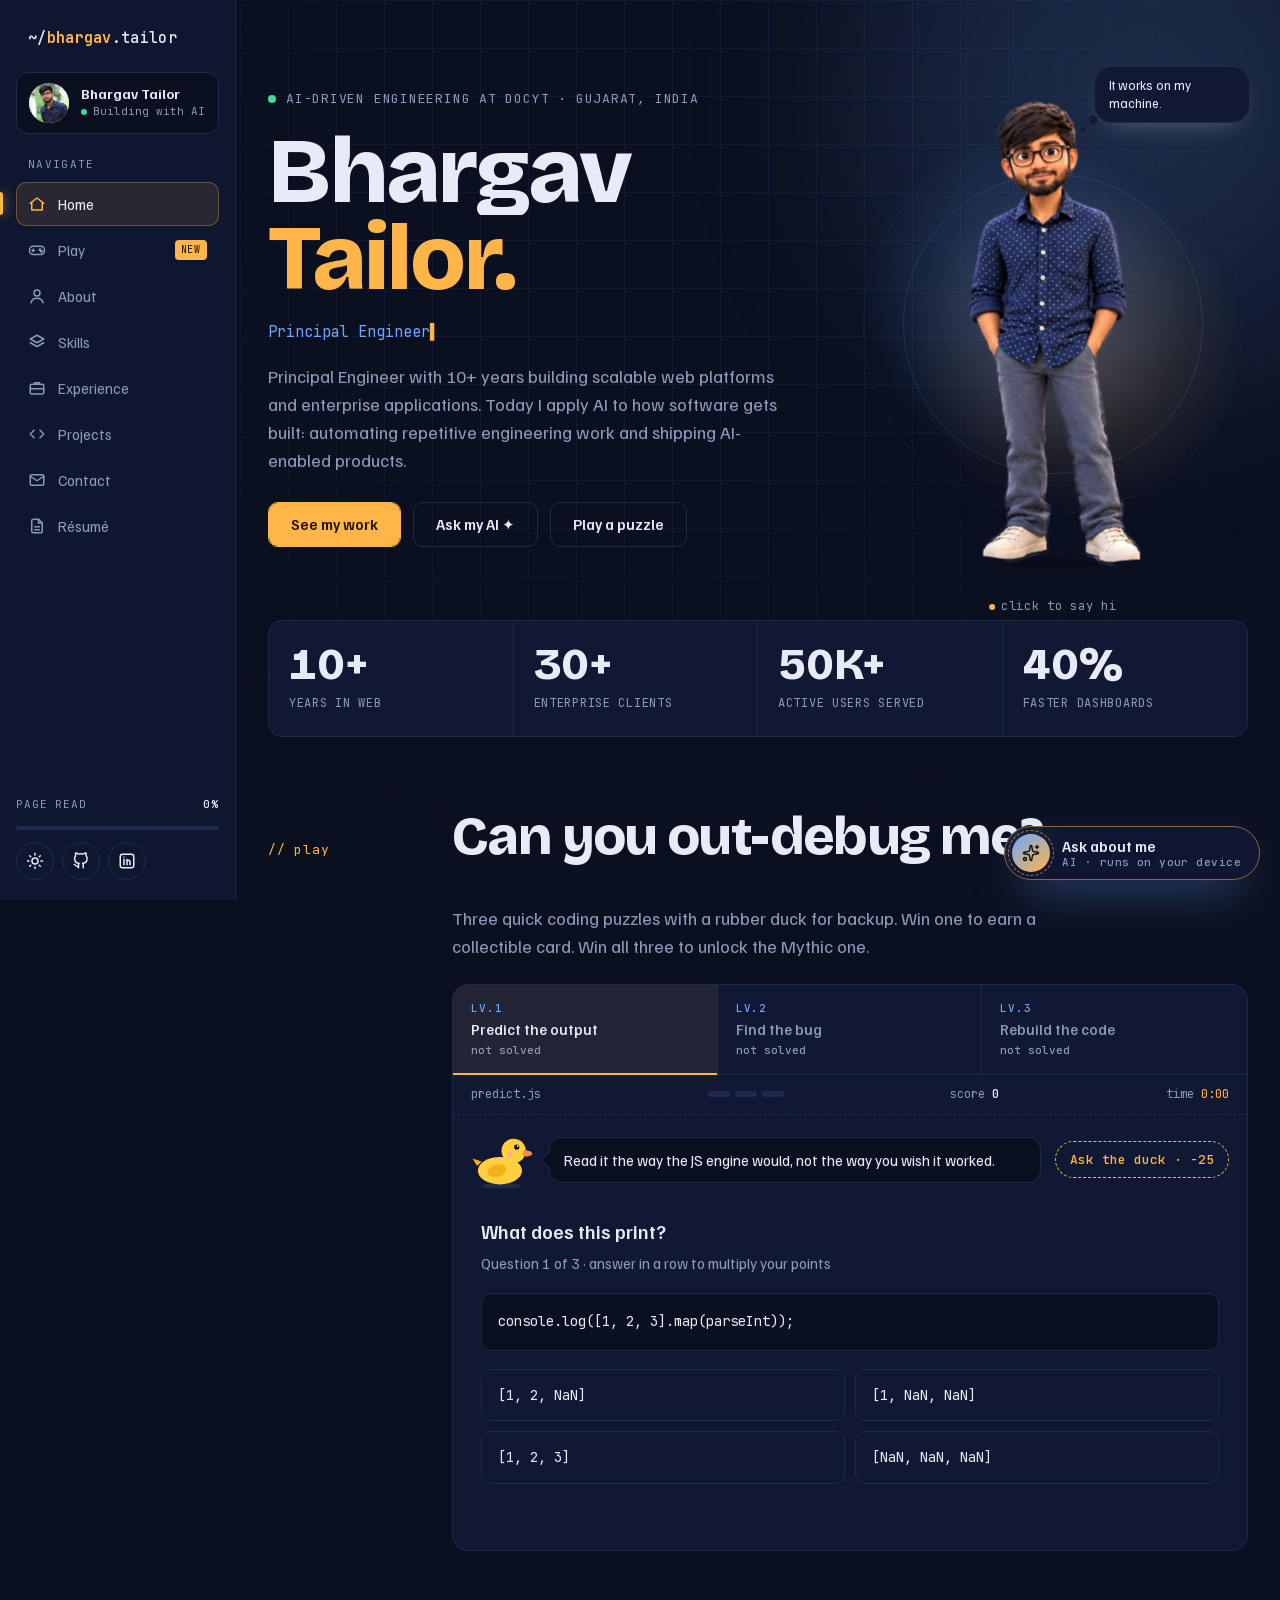
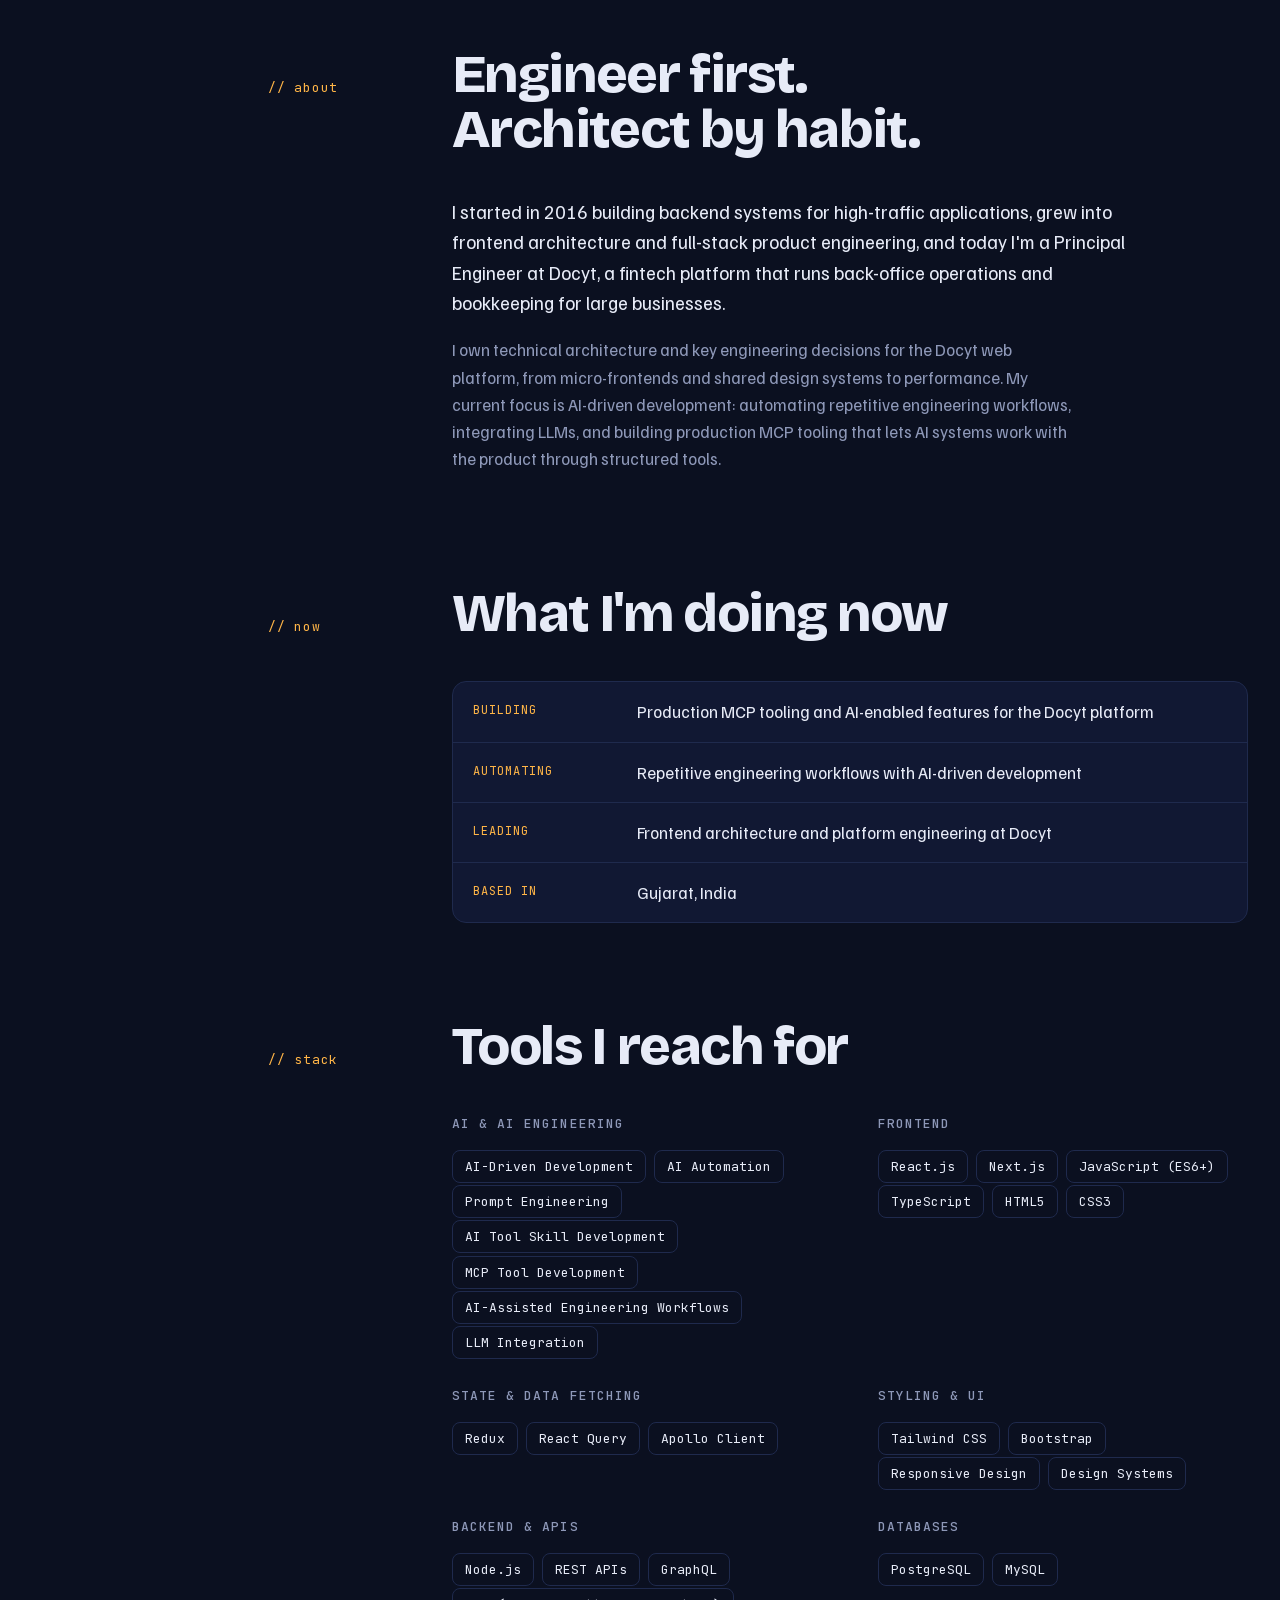
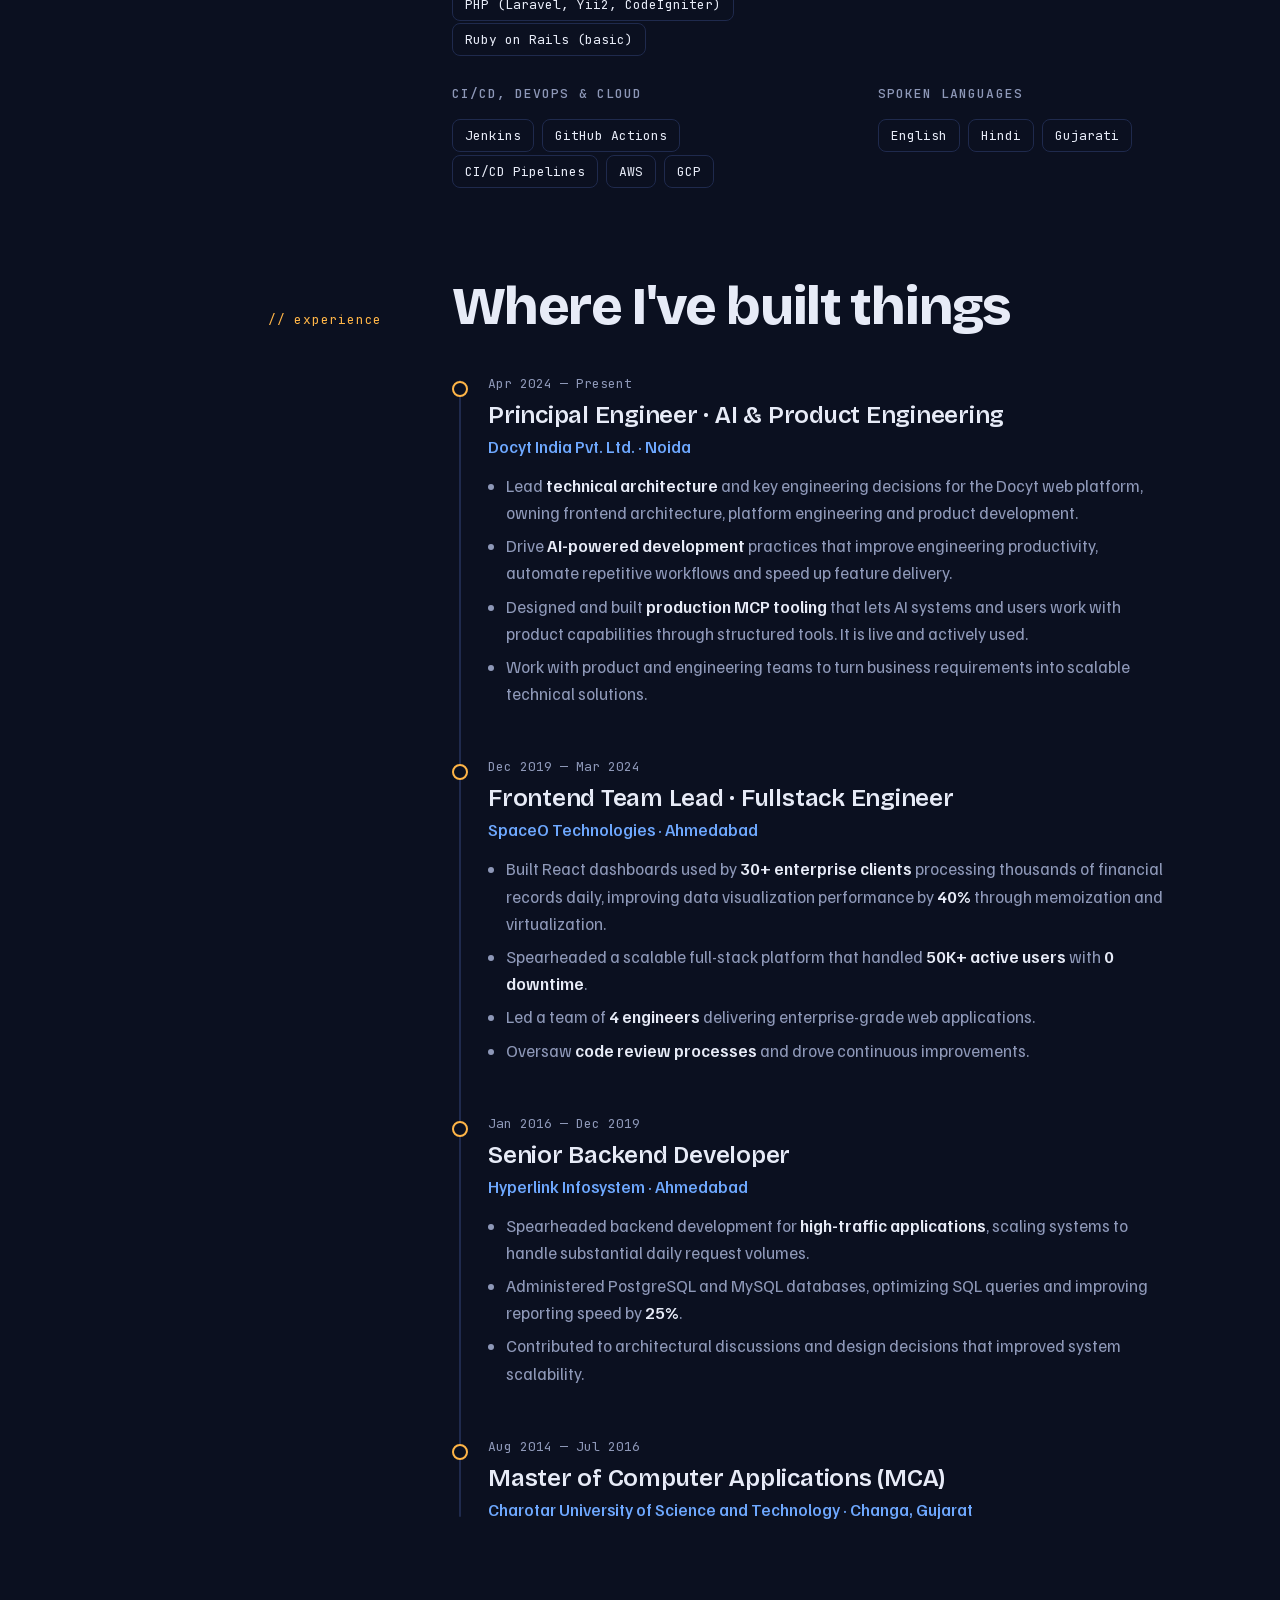
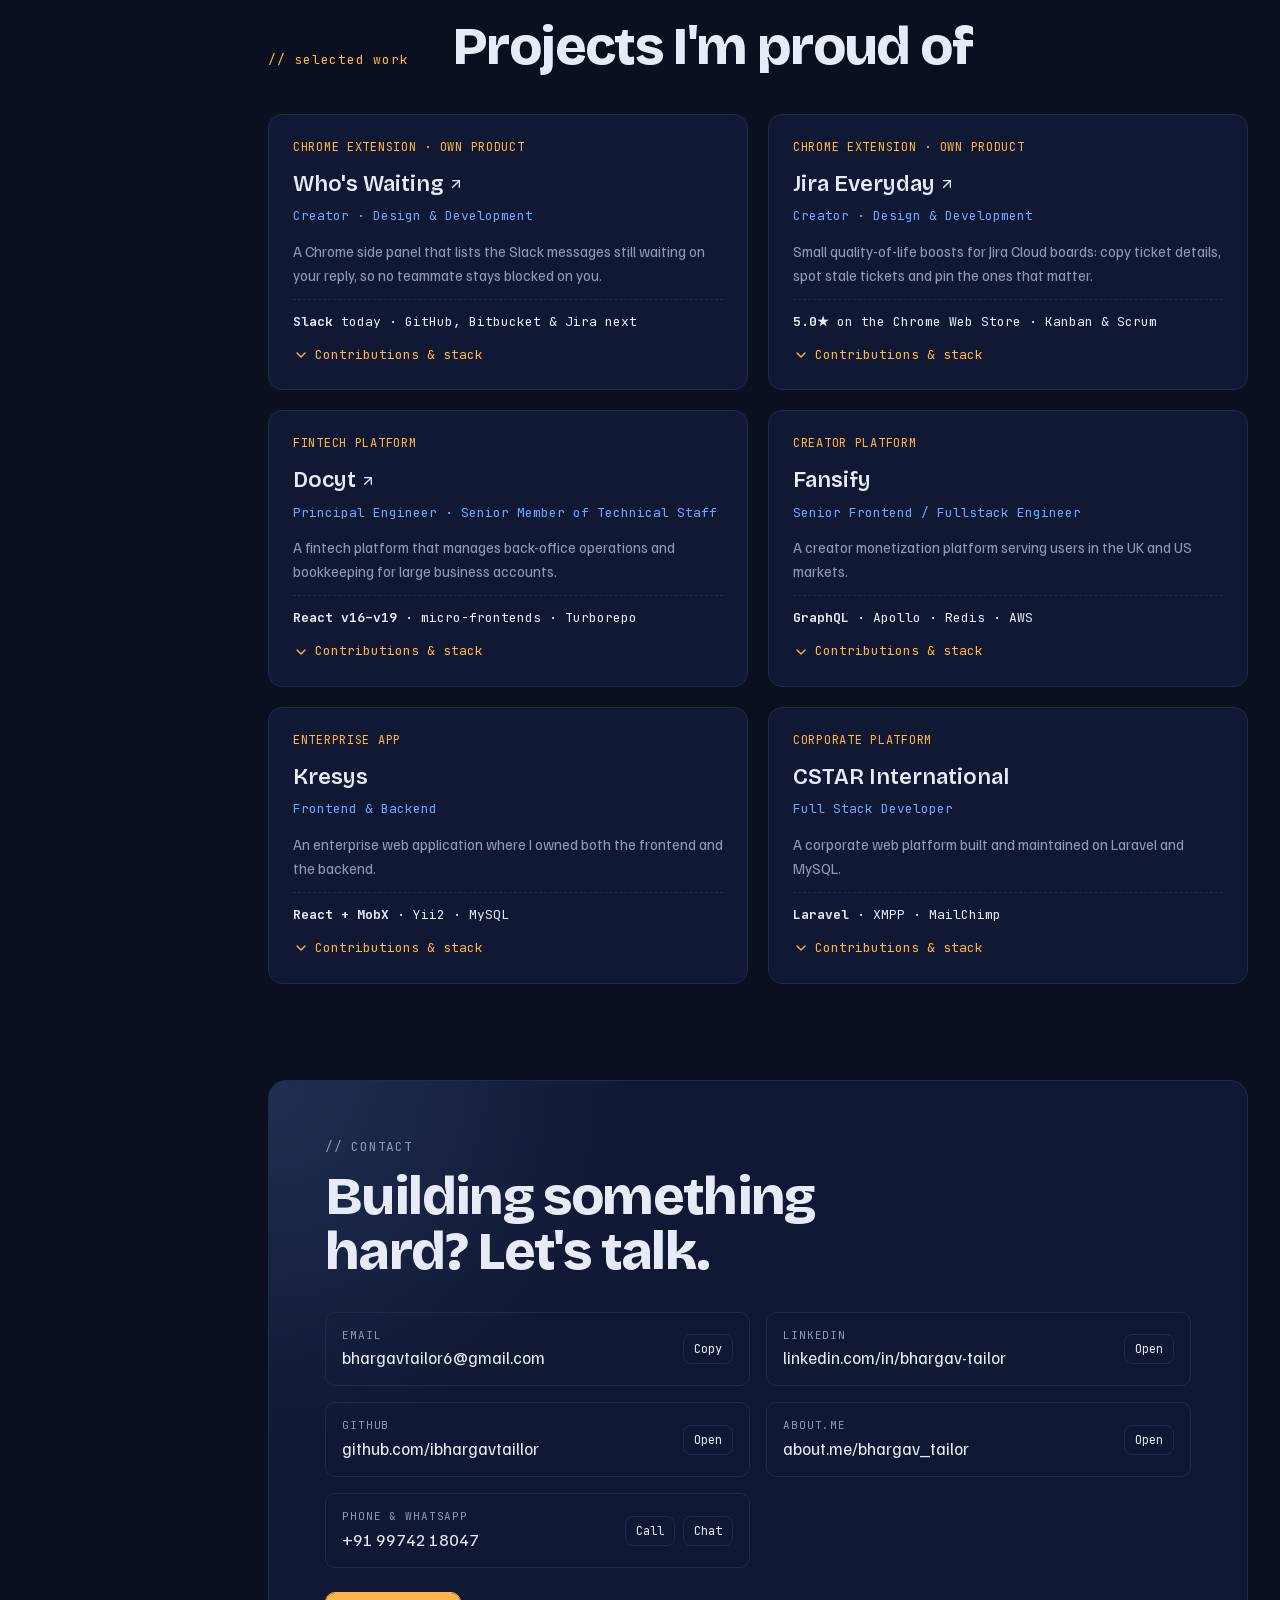
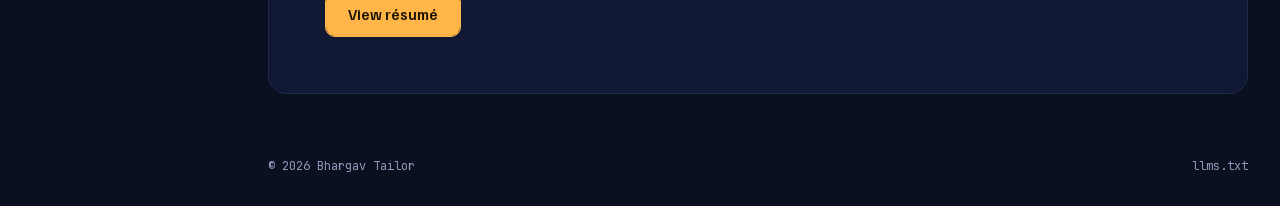
<file: index.html>
<!DOCTYPE html><html lang="en" class="_4pkBmW_variable _vODYq_variable UtJNba_variable dark"><head><meta charSet="utf-8"/><meta name="viewport" content="width=device-width, initial-scale=1, viewport-fit=cover"/><link rel="preload" href="/_next/static/media/53897e768d329f66-s.p.3t6q91iet4nsy.woff2" as="font" crossorigin="" type="font/woff2"/><link rel="preload" href="/_next/static/media/8056169c9d560660-s.p.41rroleoq1br7.woff2" as="font" crossorigin="" type="font/woff2"/><link rel="preload" href="/_next/static/media/ef8193cdea9582ea-s.p.3ii__yurxaf4q.woff2" as="font" crossorigin="" type="font/woff2"/><link rel="preload" as="image" href="/images/bhargav-welcome.webp" fetchPriority="high"/><link rel="stylesheet" href="/_next/static/chunks/1c2_lv6b8w93q.css" data-precedence="next"/><link rel="stylesheet" href="/_next/static/chunks/33z4uctv4hx0r.css" data-precedence="next"/><link rel="preload" as="script" fetchPriority="low" href="/_next/static/chunks/08ykegfvz_bcn.js"/><script src="/_next/static/chunks/0lntiztroj0en.js" async=""></script><script src="/_next/static/chunks/2s2jq7y8ekv5p.js" async=""></script><script src="/_next/static/chunks/2e94wl-yf1l2i.js" async=""></script><script src="/_next/static/chunks/turbopack-2u1d16houkiyo.js" async=""></script><script src="/_next/static/chunks/14-_50_86o2as.js" async=""></script><script src="/_next/static/chunks/123gneefe1u3k.js" async=""></script><script src="/_next/static/chunks/2vhldnxdieck3.js" async=""></script><meta name="theme-color" content="#0b1020" media="(prefers-color-scheme: dark)"/><meta name="theme-color" content="#f3f5fb" media="(prefers-color-scheme: light)"/><title>Bhargav Tailor — Principal Engineer, AI &amp; Frontend Architecture</title><meta name="description" content="Principal Engineer with 10+ years building scalable web platforms. Frontend architecture, product engineering and AI-driven development with LLMs and MCP."/><meta name="application-name" content="Bhargav Tailor"/><link rel="author" href="https://ibhargavtaillor.github.io"/><meta name="author" content="Bhargav Tailor"/><link rel="manifest" href="/manifest.webmanifest"/><meta name="keywords" content="Bhargav Tailor,Principal Engineer,AI Engineering,Product Engineering,Frontend Architecture,MCP,LLM Integration,React,Next.js,TypeScript,Portfolio"/><meta name="creator" content="Bhargav Tailor"/><meta name="robots" content="index, follow"/><meta name="googlebot" content="index, follow, max-image-preview:large"/><link rel="canonical" href="https://ibhargavtaillor.github.io/"/><meta property="og:title" content="Bhargav Tailor — Principal Engineer, AI &amp; Frontend Architecture"/><meta property="og:description" content="Principal Engineer with 10+ years building scalable web platforms. Frontend architecture, product engineering and AI-driven development with LLMs and MCP."/><meta property="og:url" content="https://ibhargavtaillor.github.io/"/><meta property="og:site_name" content="Bhargav Tailor"/><meta property="og:locale" content="en_US"/><meta property="og:image" content="https://ibhargavtaillor.github.io/og-image.png"/><meta property="og:image:type" content="image/png"/><meta property="og:image:width" content="1200"/><meta property="og:image:height" content="630"/><meta property="og:image:alt" content="Bhargav Tailor, Principal Engineer"/><meta property="og:type" content="profile"/><meta property="profile:first_name" content="Bhargav"/><meta property="profile:last_name" content="Tailor"/><meta name="twitter:card" content="summary_large_image"/><meta name="twitter:title" content="Bhargav Tailor — Principal Engineer, AI &amp; Frontend Architecture"/><meta name="twitter:description" content="Principal Engineer with 10+ years building scalable web platforms. Frontend architecture, product engineering and AI-driven development with LLMs and MCP."/><meta name="twitter:image" content="https://ibhargavtaillor.github.io/og-image.png"/><meta name="twitter:image:alt" content="Bhargav Tailor, Principal Engineer"/><meta name="twitter:image:type" content="image/png"/><meta name="twitter:image:width" content="1200"/><meta name="twitter:image:height" content="630"/><link rel="icon" href="/favicon.ico?favicon.1-p7xjzp1m18c.ico" sizes="48x48" type="image/x-icon"/><link rel="apple-touch-icon" href="/apple-icon.png?apple-icon.0qvm8lzhjwhud.png" sizes="180x180" type="image/png"/><meta name="next-size-adjust" content=""/><script src="/_next/static/chunks/0cz1d0mv5g_q7.js" noModule=""></script></head><body><div hidden=""><!--$--><!--/$--></div><script>((a,b,c,d,e,f,g,h)=>{let i=document.documentElement,j=["light","dark"];function k(b){var c;(Array.isArray(a)?a:[a]).forEach(a=>{let c="class"===a,d=c&&f?e.map(a=>f[a]||a):e;c?(i.classList.remove(...d),i.classList.add(f&&f[b]?f[b]:b)):i.setAttribute(a,b)}),c=b,h&&j.includes(c)&&(i.style.colorScheme=c)}if(d)k(d);else try{let a=localStorage.getItem(b)||c,d=g&&"system"===a?window.matchMedia("(prefers-color-scheme: dark)").matches?"dark":"light":a;k(d)}catch(a){}})("class","pf-theme","dark",null,["light","dark"],null,false,true)</script><div class="overflow-x-clip px-4 min-[760px]:pr-8 min-[760px]:pl-[calc(var(--side)+32px)]"><div class="e2CX7a_grid" aria-hidden="true"></div><div class="e2CX7a_glow" aria-hidden="true"></div><div aria-hidden="true" class="fixed top-0 left-0 z-[70] h-[3px] w-full origin-left scale-x-0 bg-linear-to-r from-highlight to-primary min-[760px]:hidden"></div><header class="y4JJTG_mbar"><a class="y4JJTG_logo" href="/#top">~/<b>bhargav</b>.tailor</a><button type="button" class="y4JJTG_burger" aria-label="Open menu" aria-expanded="false" aria-controls="site-sidebar"><span></span><span></span><span></span></button></header><div class="y4JJTG_scrim" aria-hidden="true"></div><aside id="site-sidebar" class="y4JJTG_side"><a class="y4JJTG_logo" href="/#top"><span class="y4JJTG_full">~/<b>bhargav</b>.tailor</span><span class="y4JJTG_short">~/<b>b</b></span></a><div class="y4JJTG_me"><span class="y4JJTG_avatar"><img alt="" loading="lazy" decoding="async" data-nimg="fill" class="object-cover object-[50%_18%]" style="position:absolute;height:100%;width:100%;left:0;top:0;right:0;bottom:0;color:transparent" src="/images/bhargav-tailor.jpg"/></span><div class="y4JJTG_meText"><b>Bhargav Tailor</b><small><span aria-hidden="true" class="inline-block shrink-0 rounded-full bg-success shadow-[0_0_0_0_color-mix(in_srgb,var(--success)_55%,transparent)] animate-ping-dot size-1.5"></span>Building with AI</small></div></div><span class="y4JJTG_navLabel">Navigate</span><nav class="y4JJTG_links" aria-label="Sections"><span class="y4JJTG_indicator" aria-hidden="true"></span><a href="#top" data-label="Home" class="y4JJTG_link" style="--i:0"><svg fill="none" stroke="currentColor" stroke-width="2" stroke-linecap="round" stroke-linejoin="round" viewBox="0 0 24 24" aria-hidden="true"><path d="M3 11l9-7 9 7"></path><path d="M5 10v10h14V10"></path></svg><span class="y4JJTG_text">Home</span></a><a href="#play" data-label="Play" class="y4JJTG_link" style="--i:1"><svg fill="none" stroke="currentColor" stroke-width="2" stroke-linecap="round" stroke-linejoin="round" viewBox="0 0 24 24" aria-hidden="true"><rect x="2" y="7" width="20" height="11" rx="5"></rect><path d="M7 11v3M5.5 12.5h3"></path><circle cx="16" cy="11.5" r="1" fill="currentColor"></circle><circle cx="18" cy="13.5" r="1" fill="currentColor"></circle></svg><span class="y4JJTG_text">Play</span><em class="y4JJTG_badge">NEW</em></a><a href="#about" data-label="About" class="y4JJTG_link" style="--i:2"><svg fill="none" stroke="currentColor" stroke-width="2" stroke-linecap="round" stroke-linejoin="round" viewBox="0 0 24 24" aria-hidden="true"><circle cx="12" cy="8" r="4"></circle><path d="M4 21c1-4 4-6 8-6s7 2 8 6"></path></svg><span class="y4JJTG_text">About</span></a><a href="#skills" data-label="Skills" class="y4JJTG_link" style="--i:3"><svg fill="none" stroke="currentColor" stroke-width="2" stroke-linecap="round" stroke-linejoin="round" viewBox="0 0 24 24" aria-hidden="true"><path d="M12 3l9 5-9 5-9-5z"></path><path d="M3 13l9 5 9-5"></path></svg><span class="y4JJTG_text">Skills</span></a><a href="#work" data-label="Experience" class="y4JJTG_link" style="--i:4"><svg fill="none" stroke="currentColor" stroke-width="2" stroke-linecap="round" stroke-linejoin="round" viewBox="0 0 24 24" aria-hidden="true"><rect x="3" y="7" width="18" height="13" rx="2"></rect><path d="M9 7V5h6v2M3 13h18"></path></svg><span class="y4JJTG_text">Experience</span></a><a href="#projects" data-label="Projects" class="y4JJTG_link" style="--i:5"><svg fill="none" stroke="currentColor" stroke-width="2" stroke-linecap="round" stroke-linejoin="round" viewBox="0 0 24 24" aria-hidden="true"><path d="M8 7l-5 5 5 5M16 7l5 5-5 5"></path></svg><span class="y4JJTG_text">Projects</span></a><a href="#contact" data-label="Contact" class="y4JJTG_link" style="--i:6"><svg fill="none" stroke="currentColor" stroke-width="2" stroke-linecap="round" stroke-linejoin="round" viewBox="0 0 24 24" aria-hidden="true"><rect x="3" y="5" width="18" height="14" rx="2"></rect><path d="M3 7l9 6 9-6"></path></svg><span class="y4JJTG_text">Contact</span></a><a data-label="Résumé" class="y4JJTG_link" style="--i:7" href="/resume/"><svg fill="none" stroke="currentColor" stroke-width="2" stroke-linecap="round" stroke-linejoin="round" viewBox="0 0 24 24" aria-hidden="true"><path d="M14 3H7a2 2 0 0 0-2 2v14a2 2 0 0 0 2 2h10a2 2 0 0 0 2-2V8z"></path><path d="M14 3v5h5M9 13h6M9 17h6"></path></svg><span class="y4JJTG_text">Résumé</span></a></nav><div class="y4JJTG_foot"><div class="y4JJTG_progressRow"><span>Page read</span><b>0%</b></div><div class="y4JJTG_bar" aria-hidden="true"><i></i></div><div class="y4JJTG_row"><button type="button" aria-label="Switch to light mode" class="grid size-[38px] shrink-0 cursor-pointer place-items-center rounded-full border bg-transparent text-foreground y4JJTG_theme"><svg xmlns="http://www.w3.org/2000/svg" width="24" height="24" viewBox="0 0 24 24" fill="none" stroke="currentColor" stroke-width="2" stroke-linecap="round" stroke-linejoin="round" class="lucide lucide-sun hidden size-[18px] dark:block" aria-hidden="true"><circle cx="12" cy="12" r="4"></circle><path d="M12 2v2"></path><path d="M12 20v2"></path><path d="m4.93 4.93 1.41 1.41"></path><path d="m17.66 17.66 1.41 1.41"></path><path d="M2 12h2"></path><path d="M20 12h2"></path><path d="m6.34 17.66-1.41 1.41"></path><path d="m19.07 4.93-1.41 1.41"></path></svg><svg xmlns="http://www.w3.org/2000/svg" width="24" height="24" viewBox="0 0 24 24" fill="none" stroke="currentColor" stroke-width="2" stroke-linecap="round" stroke-linejoin="round" class="lucide lucide-moon size-[18px] dark:hidden" aria-hidden="true"><path d="M20.985 12.486a9 9 0 1 1-9.473-9.472c.405-.022.617.46.402.803a6 6 0 0 0 8.268 8.268c.344-.215.825-.004.803.401"></path></svg></button><a class="y4JJTG_icon" href="https://github.com/ibhargavtaillor" target="_blank" rel="noopener noreferrer" aria-label="GitHub"><svg fill="none" stroke="currentColor" stroke-width="2" stroke-linecap="round" stroke-linejoin="round" viewBox="0 0 24 24" aria-hidden="true"><path d="M9 19c-4 1.5-4-2-6-2.5M15 21v-3.5a3 3 0 0 0-.9-2.4c3-.3 6-1.5 6-6.6a5 5 0 0 0-1.4-3.6 4.7 4.7 0 0 0-.1-3.5s-1.1-.3-3.6 1.4a12.4 12.4 0 0 0-6.4 0C6.1 1.1 5 1.4 5 1.4a4.7 4.7 0 0 0-.1 3.5A5 5 0 0 0 3.5 8.5c0 5.1 3 6.3 6 6.6a3 3 0 0 0-.9 2.4V21"></path></svg></a><a class="y4JJTG_icon" href="https://www.linkedin.com/in/bhargav-tailor-3b46b689/" target="_blank" rel="noopener noreferrer" aria-label="LinkedIn"><svg fill="none" stroke="currentColor" stroke-width="2" stroke-linecap="round" stroke-linejoin="round" viewBox="0 0 24 24" aria-hidden="true"><rect x="3" y="3" width="18" height="18" rx="3"></rect><path d="M8 10v7M8 7v.01M12 17v-4a2 2 0 0 1 4 0v4M12 10v7"></path></svg></a></div></div></aside><main class="mx-auto w-full max-w-[1080px]" id="top"><header class="grid grid-cols-1 items-center gap-12 pt-10 pb-10 min-[821px]:grid-cols-[1.25fr_0.9fr] min-[821px]:pt-[72px] min-[821px]:pb-14"><div><span class="flex items-center gap-2.5 font-mono text-[13px] tracking-[0.06em] text-muted-foreground uppercase"><span aria-hidden="true" class="inline-block size-2 shrink-0 rounded-full bg-success shadow-[0_0_0_0_color-mix(in_srgb,var(--success)_55%,transparent)] animate-ping-dot"></span>AI-driven engineering at Docyt<!-- --> · <!-- -->Gujarat, India</span><h1 class="my-[18px] font-heading text-[clamp(44px,7.4vw,92px)] leading-[0.95] font-extrabold tracking-[-0.035em] text-balance"><span class="block overflow-hidden"><span class="inline-block animate-rise">Bhargav</span></span><span class="block overflow-hidden"><span class="inline-block animate-rise text-primary [animation-delay:0.12s]">Tailor.</span></span></h1><div class="min-h-[1.6em] after:animate-blink after:text-primary after:content-[&#x27;▍&#x27;] font-mono text-[15px] text-highlight">Principal Engineer</div><p class="mt-[18px] mb-7 max-w-[52ch] text-lg text-muted-foreground">Principal Engineer with 10+ years building scalable web platforms and enterprise applications. Today I apply AI to how software gets built: automating repetitive engineering work and shipping AI-enabled products.</p><div class="flex flex-wrap gap-3"><a href="#projects" data-slot="button" data-variant="brand" data-size="xl" class="group/button inline-flex shrink-0 items-center justify-center border bg-clip-padding whitespace-nowrap transition-all outline-none select-none focus-visible:border-ring focus-visible:ring-3 focus-visible:ring-ring/50 active:not-aria-[haspopup]:translate-y-px disabled:pointer-events-none disabled:opacity-50 aria-invalid:border-destructive aria-invalid:ring-3 aria-invalid:ring-destructive/20 dark:aria-invalid:border-destructive/50 dark:aria-invalid:ring-destructive/40 [&amp;_svg]:pointer-events-none [&amp;_svg]:shrink-0 [&amp;_svg:not([class*=&#x27;size-&#x27;])]:size-4 border-primary bg-primary text-primary-foreground hover:-translate-y-0.5 hover:border-primary h-auto gap-2 rounded-[10px] px-[22px] py-[14px] text-[15px] leading-none font-semibold">See my work</a><button data-slot="button" data-variant="line" data-size="xl" class="group/button inline-flex shrink-0 items-center justify-center border bg-clip-padding whitespace-nowrap transition-all outline-none select-none focus-visible:border-ring focus-visible:ring-3 focus-visible:ring-ring/50 active:not-aria-[haspopup]:translate-y-px disabled:pointer-events-none disabled:opacity-50 aria-invalid:border-destructive aria-invalid:ring-3 aria-invalid:ring-destructive/20 dark:aria-invalid:border-destructive/50 dark:aria-invalid:ring-destructive/40 [&amp;_svg]:pointer-events-none [&amp;_svg]:shrink-0 [&amp;_svg:not([class*=&#x27;size-&#x27;])]:size-4 border-border bg-transparent text-foreground hover:-translate-y-0.5 hover:border-primary h-auto gap-2 rounded-[10px] px-[22px] py-[14px] text-[15px] leading-none font-semibold" type="button" aria-haspopup="dialog">Ask my AI ✦</button><a href="#play" data-slot="button" data-variant="line" data-size="xl" class="group/button inline-flex shrink-0 items-center justify-center border bg-clip-padding whitespace-nowrap transition-all outline-none select-none focus-visible:border-ring focus-visible:ring-3 focus-visible:ring-ring/50 active:not-aria-[haspopup]:translate-y-px disabled:pointer-events-none disabled:opacity-50 aria-invalid:border-destructive aria-invalid:ring-3 aria-invalid:ring-destructive/20 dark:aria-invalid:border-destructive/50 dark:aria-invalid:ring-destructive/40 [&amp;_svg]:pointer-events-none [&amp;_svg]:shrink-0 [&amp;_svg:not([class*=&#x27;size-&#x27;])]:size-4 border-border bg-transparent text-foreground hover:-translate-y-0.5 hover:border-primary h-auto gap-2 rounded-[10px] px-[22px] py-[14px] text-[15px] leading-none font-semibold">Play a puzzle</a></div></div><div class="lKojna_portrait"><div class="lKojna_ring"><i></i></div><div class="lKojna_ring lKojna_ring2"><i></i></div><div class="lKojna_disc" aria-hidden="true"></div><div class="lKojna_character"><div class="relative w-full" style="aspect-ratio:362 / 874"><img alt="Bhargav as a 3D cartoon character, smiling and welcoming you" fetchPriority="high" loading="eager" width="302" height="802" decoding="async" data-nimg="1" class="absolute h-auto" style="color:transparent;left:8.287292817679557%;top:5.720823798627003%;width:83.42541436464089%" src="/images/bhargav-welcome.webp"/><canvas aria-hidden="true" class="absolute inset-0 size-full opacity-0 "></canvas></div></div><button type="button" class="lKojna_photo" aria-label="Say hello to Bhargav&#x27;s character"></button><div class="k23DdG_thought lKojna_thought"><p class="k23DdG_bubble">It works on my machine.</p><i aria-hidden="true"></i><i aria-hidden="true"></i></div><div class="lKojna_hint" aria-live="polite"><span aria-hidden="true" class="inline-block shrink-0 rounded-full shadow-[0_0_0_0_color-mix(in_srgb,var(--success)_55%,transparent)] animate-ping-dot-fast size-1.5 bg-primary"></span>click to say hi</div></div></header><div class="reveal grid grid-cols-2 overflow-hidden rounded-[14px] border bg-card sm:grid-cols-4" data-reveal="true"><div class="border-r px-5 py-[22px] last:border-r-0 max-sm:nth-2:border-r-0 max-sm:nth-[-n+2]:border-b"><b class="block font-heading text-[clamp(30px,4vw,44px)] leading-none font-extrabold tabular-nums">10<!-- -->+</b><span class="font-mono text-xs tracking-[0.06em] text-muted-foreground uppercase">Years in web</span></div><div class="border-r px-5 py-[22px] last:border-r-0 max-sm:nth-2:border-r-0 max-sm:nth-[-n+2]:border-b"><b class="block font-heading text-[clamp(30px,4vw,44px)] leading-none font-extrabold tabular-nums">30<!-- -->+</b><span class="font-mono text-xs tracking-[0.06em] text-muted-foreground uppercase">Enterprise clients</span></div><div class="border-r px-5 py-[22px] last:border-r-0 max-sm:nth-2:border-r-0 max-sm:nth-[-n+2]:border-b"><b class="block font-heading text-[clamp(30px,4vw,44px)] leading-none font-extrabold tabular-nums">50<!-- -->K+</b><span class="font-mono text-xs tracking-[0.06em] text-muted-foreground uppercase">Active users served</span></div><div class="border-r px-5 py-[22px] last:border-r-0 max-sm:nth-2:border-r-0 max-sm:nth-[-n+2]:border-b"><b class="block font-heading text-[clamp(30px,4vw,44px)] leading-none font-extrabold tabular-nums">40<!-- -->%</b><span class="font-mono text-xs tracking-[0.06em] text-muted-foreground uppercase">Faster dashboards</span></div></div><section id="play" class="pt-[72px]"><div class="reveal mb-10 grid grid-cols-1 items-baseline gap-1.5 min-[721px]:grid-cols-[160px_1fr] min-[721px]:gap-6" data-reveal="true"><span class="font-mono text-[13px] tracking-[0.06em] text-primary">// play</span><h2 class="m-0 font-heading text-[clamp(32px,4.6vw,54px)] leading-[1.02] font-extrabold tracking-[-0.03em] text-balance">Can you out-debug me?</h2></div><div class="min-[721px]:ml-[184px]"><p class="reveal mt-0 mb-6 max-w-[60ch] text-lg text-muted-foreground" data-reveal="true">Three quick coding puzzles with a rubber duck for backup. Win one to earn a collectible card. Win all three to unlock the Mythic one.</p><div class="reveal" data-reveal="true"><div class="mKHyLG_game"><div class="mKHyLG_tabs" role="tablist" aria-label="Puzzles"><button type="button" role="tab" aria-selected="true" class="mKHyLG_tab mKHyLG_tabOn"><span class="mKHyLG_tabNum">LV.<!-- -->1</span><span>Predict the output</span><span class="mKHyLG_tabStat">not solved</span></button><button type="button" role="tab" aria-selected="false" class="mKHyLG_tab"><span class="mKHyLG_tabNum">LV.<!-- -->2</span><span>Find the bug</span><span class="mKHyLG_tabStat">not solved</span></button><button type="button" role="tab" aria-selected="false" class="mKHyLG_tab"><span class="mKHyLG_tabNum">LV.<!-- -->3</span><span>Rebuild the code</span><span class="mKHyLG_tabStat">not solved</span></button></div><div class="mKHyLG_bar"><span>predict.js</span><span class="mKHyLG_steps" aria-label="Progress"></span><span>score<!-- --> <b class="mKHyLG_score">0</b></span><span>time <span class="mKHyLG_timer">0:00</span></span></div><div class="mKHyLG_duckRow"><button type="button" class="l_-4vq_duck" title="Rubber duck" aria-label="Rubber duck"><svg viewBox="0 0 84 76" aria-hidden="true"><ellipse cx="40" cy="72" rx="26" ry="3.5" fill="var(--border)"></ellipse><path d="M8 46 L2 36 L14 40 Z" fill="#f2b318"></path><ellipse cx="38" cy="52" rx="29" ry="18" fill="#ffcf3f"></ellipse><circle cx="56" cy="26" r="16" fill="#ffcf3f"></circle><ellipse cx="34" cy="52" rx="13" ry="8" fill="#f2b318" transform="rotate(-12 34 52)"></ellipse><path d="M69 25 Q82 26 80 31 Q74 35 68 32 Z" fill="#ff8a3d"></path><circle cx="51" cy="31" r="3.2" fill="#ff9aa8" opacity=".7"></circle><g class="l_-4vq_eye"><circle cx="60" cy="21" r="3.4" fill="#10131f"></circle><circle cx="61.2" cy="19.8" r="1.1" fill="#fff"></circle></g><path class="l_-4vq_sweat" d="M42 8 Q45 14 42 16 Q39 14 42 8 Z" fill="#6ea8ff"></path></svg></button><div class="mKHyLG_bubble" aria-live="polite">Read it the way the JS engine would, not the way you wish it worked.</div><button type="button" class="mKHyLG_hintBtn" disabled="">Ask the duck · -25</button></div><div class="mKHyLG_body"></div></div></div></div></section><section id="about" class="pt-24"><div class="reveal mb-10 grid grid-cols-1 items-baseline gap-1.5 min-[721px]:grid-cols-[160px_1fr] min-[721px]:gap-6" data-reveal="true"><span class="font-mono text-[13px] tracking-[0.06em] text-primary">// about</span><h2 class="m-0 font-heading text-[clamp(32px,4.6vw,54px)] leading-[1.02] font-extrabold tracking-[-0.03em] text-balance">Engineer first. Architect by habit.</h2></div><div class="reveal min-[721px]:ml-[184px]" data-reveal="true"><p class="mt-0 mb-[18px] max-w-[62ch] text-[19px]">I started in 2016 building backend systems for high-traffic applications, grew into frontend architecture and full-stack product engineering, and today I&#x27;m a Principal Engineer at Docyt, a fintech platform that runs back-office operations and bookkeeping for large businesses.</p><p class="mt-0 mb-[18px] max-w-[62ch] text-[17px] text-muted-foreground">I own technical architecture and key engineering decisions for the Docyt web platform, from micro-frontends and shared design systems to performance. My current focus is AI-driven development: automating repetitive engineering workflows, integrating LLMs, and building production MCP tooling that lets AI systems work with the product through structured tools.</p></div></section><section id="now" class="pt-24"><div class="reveal mb-10 grid grid-cols-1 items-baseline gap-1.5 min-[721px]:grid-cols-[160px_1fr] min-[721px]:gap-6" data-reveal="true"><span class="font-mono text-[13px] tracking-[0.06em] text-primary">// now</span><h2 class="m-0 font-heading text-[clamp(32px,4.6vw,54px)] leading-[1.02] font-extrabold tracking-[-0.03em] text-balance">What I&#x27;m doing now</h2></div><dl class="reveal m-0 grid overflow-hidden rounded-[14px] border bg-card min-[721px]:ml-[184px]" data-reveal="true"><div class="grid grid-cols-1 gap-1 border-b px-5 py-4 last:border-b-0 sm:grid-cols-[140px_1fr] sm:gap-6"><dt class="font-mono text-xs tracking-[0.08em] text-primary uppercase sm:pt-1">Building</dt><dd class="m-0 text-[17px]">Production MCP tooling and AI-enabled features for the Docyt platform</dd></div><div class="grid grid-cols-1 gap-1 border-b px-5 py-4 last:border-b-0 sm:grid-cols-[140px_1fr] sm:gap-6"><dt class="font-mono text-xs tracking-[0.08em] text-primary uppercase sm:pt-1">Automating</dt><dd class="m-0 text-[17px]">Repetitive engineering workflows with AI-driven development</dd></div><div class="grid grid-cols-1 gap-1 border-b px-5 py-4 last:border-b-0 sm:grid-cols-[140px_1fr] sm:gap-6"><dt class="font-mono text-xs tracking-[0.08em] text-primary uppercase sm:pt-1">Leading</dt><dd class="m-0 text-[17px]">Frontend architecture and platform engineering at Docyt</dd></div><div class="grid grid-cols-1 gap-1 border-b px-5 py-4 last:border-b-0 sm:grid-cols-[140px_1fr] sm:gap-6"><dt class="font-mono text-xs tracking-[0.08em] text-primary uppercase sm:pt-1">Based in</dt><dd class="m-0 text-[17px]">Gujarat, India</dd></div></dl></section><section id="skills" class="pt-24"><div class="reveal mb-10 grid grid-cols-1 items-baseline gap-1.5 min-[721px]:grid-cols-[160px_1fr] min-[721px]:gap-6" data-reveal="true"><span class="font-mono text-[13px] tracking-[0.06em] text-primary">// stack</span><h2 class="m-0 font-heading text-[clamp(32px,4.6vw,54px)] leading-[1.02] font-extrabold tracking-[-0.03em] text-balance">Tools I reach for</h2></div><div class="grid grid-cols-1 gap-x-14 gap-y-8 min-[721px]:ml-[184px] min-[721px]:grid-cols-2" data-stagger="true"><div class="reveal" data-reveal="true"><div><h3 class="mt-0 mb-4 font-mono text-[13px] font-medium tracking-[0.08em] text-muted-foreground uppercase">AI &amp; AI Engineering</h3><ul class="m-0 flex list-none flex-wrap gap-2 p-0"><li><span class="rounded-md border px-3 py-[7px] font-mono text-[13px] transition-[border-color,color,transform] duration-200 hover:-translate-y-0.5 hover:border-primary hover:text-primary">AI-Driven Development</span></li><li><span class="rounded-md border px-3 py-[7px] font-mono text-[13px] transition-[border-color,color,transform] duration-200 hover:-translate-y-0.5 hover:border-primary hover:text-primary">AI Automation</span></li><li><span class="rounded-md border px-3 py-[7px] font-mono text-[13px] transition-[border-color,color,transform] duration-200 hover:-translate-y-0.5 hover:border-primary hover:text-primary">Prompt Engineering</span></li><li><span class="rounded-md border px-3 py-[7px] font-mono text-[13px] transition-[border-color,color,transform] duration-200 hover:-translate-y-0.5 hover:border-primary hover:text-primary">AI Tool Skill Development</span></li><li><span class="rounded-md border px-3 py-[7px] font-mono text-[13px] transition-[border-color,color,transform] duration-200 hover:-translate-y-0.5 hover:border-primary hover:text-primary">MCP Tool Development</span></li><li><span class="rounded-md border px-3 py-[7px] font-mono text-[13px] transition-[border-color,color,transform] duration-200 hover:-translate-y-0.5 hover:border-primary hover:text-primary">AI-Assisted Engineering Workflows</span></li><li><span class="rounded-md border px-3 py-[7px] font-mono text-[13px] transition-[border-color,color,transform] duration-200 hover:-translate-y-0.5 hover:border-primary hover:text-primary">LLM Integration</span></li></ul></div></div><div class="reveal" data-reveal="true"><div><h3 class="mt-0 mb-4 font-mono text-[13px] font-medium tracking-[0.08em] text-muted-foreground uppercase">Frontend</h3><ul class="m-0 flex list-none flex-wrap gap-2 p-0"><li><span class="rounded-md border px-3 py-[7px] font-mono text-[13px] transition-[border-color,color,transform] duration-200 hover:-translate-y-0.5 hover:border-primary hover:text-primary">React.js</span></li><li><span class="rounded-md border px-3 py-[7px] font-mono text-[13px] transition-[border-color,color,transform] duration-200 hover:-translate-y-0.5 hover:border-primary hover:text-primary">Next.js</span></li><li><span class="rounded-md border px-3 py-[7px] font-mono text-[13px] transition-[border-color,color,transform] duration-200 hover:-translate-y-0.5 hover:border-primary hover:text-primary">JavaScript (ES6+)</span></li><li><span class="rounded-md border px-3 py-[7px] font-mono text-[13px] transition-[border-color,color,transform] duration-200 hover:-translate-y-0.5 hover:border-primary hover:text-primary">TypeScript</span></li><li><span class="rounded-md border px-3 py-[7px] font-mono text-[13px] transition-[border-color,color,transform] duration-200 hover:-translate-y-0.5 hover:border-primary hover:text-primary">HTML5</span></li><li><span class="rounded-md border px-3 py-[7px] font-mono text-[13px] transition-[border-color,color,transform] duration-200 hover:-translate-y-0.5 hover:border-primary hover:text-primary">CSS3</span></li></ul></div></div><div class="reveal" data-reveal="true"><div><h3 class="mt-0 mb-4 font-mono text-[13px] font-medium tracking-[0.08em] text-muted-foreground uppercase">State &amp; Data Fetching</h3><ul class="m-0 flex list-none flex-wrap gap-2 p-0"><li><span class="rounded-md border px-3 py-[7px] font-mono text-[13px] transition-[border-color,color,transform] duration-200 hover:-translate-y-0.5 hover:border-primary hover:text-primary">Redux</span></li><li><span class="rounded-md border px-3 py-[7px] font-mono text-[13px] transition-[border-color,color,transform] duration-200 hover:-translate-y-0.5 hover:border-primary hover:text-primary">React Query</span></li><li><span class="rounded-md border px-3 py-[7px] font-mono text-[13px] transition-[border-color,color,transform] duration-200 hover:-translate-y-0.5 hover:border-primary hover:text-primary">Apollo Client</span></li></ul></div></div><div class="reveal" data-reveal="true"><div><h3 class="mt-0 mb-4 font-mono text-[13px] font-medium tracking-[0.08em] text-muted-foreground uppercase">Styling &amp; UI</h3><ul class="m-0 flex list-none flex-wrap gap-2 p-0"><li><span class="rounded-md border px-3 py-[7px] font-mono text-[13px] transition-[border-color,color,transform] duration-200 hover:-translate-y-0.5 hover:border-primary hover:text-primary">Tailwind CSS</span></li><li><span class="rounded-md border px-3 py-[7px] font-mono text-[13px] transition-[border-color,color,transform] duration-200 hover:-translate-y-0.5 hover:border-primary hover:text-primary">Bootstrap</span></li><li><span class="rounded-md border px-3 py-[7px] font-mono text-[13px] transition-[border-color,color,transform] duration-200 hover:-translate-y-0.5 hover:border-primary hover:text-primary">Responsive Design</span></li><li><span class="rounded-md border px-3 py-[7px] font-mono text-[13px] transition-[border-color,color,transform] duration-200 hover:-translate-y-0.5 hover:border-primary hover:text-primary">Design Systems</span></li></ul></div></div><div class="reveal" data-reveal="true"><div><h3 class="mt-0 mb-4 font-mono text-[13px] font-medium tracking-[0.08em] text-muted-foreground uppercase">Backend &amp; APIs</h3><ul class="m-0 flex list-none flex-wrap gap-2 p-0"><li><span class="rounded-md border px-3 py-[7px] font-mono text-[13px] transition-[border-color,color,transform] duration-200 hover:-translate-y-0.5 hover:border-primary hover:text-primary">Node.js</span></li><li><span class="rounded-md border px-3 py-[7px] font-mono text-[13px] transition-[border-color,color,transform] duration-200 hover:-translate-y-0.5 hover:border-primary hover:text-primary">REST APIs</span></li><li><span class="rounded-md border px-3 py-[7px] font-mono text-[13px] transition-[border-color,color,transform] duration-200 hover:-translate-y-0.5 hover:border-primary hover:text-primary">GraphQL</span></li><li><span class="rounded-md border px-3 py-[7px] font-mono text-[13px] transition-[border-color,color,transform] duration-200 hover:-translate-y-0.5 hover:border-primary hover:text-primary">PHP (Laravel, Yii2, CodeIgniter)</span></li><li><span class="rounded-md border px-3 py-[7px] font-mono text-[13px] transition-[border-color,color,transform] duration-200 hover:-translate-y-0.5 hover:border-primary hover:text-primary">Ruby on Rails (basic)</span></li></ul></div></div><div class="reveal" data-reveal="true"><div><h3 class="mt-0 mb-4 font-mono text-[13px] font-medium tracking-[0.08em] text-muted-foreground uppercase">Databases</h3><ul class="m-0 flex list-none flex-wrap gap-2 p-0"><li><span class="rounded-md border px-3 py-[7px] font-mono text-[13px] transition-[border-color,color,transform] duration-200 hover:-translate-y-0.5 hover:border-primary hover:text-primary">PostgreSQL</span></li><li><span class="rounded-md border px-3 py-[7px] font-mono text-[13px] transition-[border-color,color,transform] duration-200 hover:-translate-y-0.5 hover:border-primary hover:text-primary">MySQL</span></li></ul></div></div><div class="reveal" data-reveal="true"><div><h3 class="mt-0 mb-4 font-mono text-[13px] font-medium tracking-[0.08em] text-muted-foreground uppercase">CI/CD, DevOps &amp; Cloud</h3><ul class="m-0 flex list-none flex-wrap gap-2 p-0"><li><span class="rounded-md border px-3 py-[7px] font-mono text-[13px] transition-[border-color,color,transform] duration-200 hover:-translate-y-0.5 hover:border-primary hover:text-primary">Jenkins</span></li><li><span class="rounded-md border px-3 py-[7px] font-mono text-[13px] transition-[border-color,color,transform] duration-200 hover:-translate-y-0.5 hover:border-primary hover:text-primary">GitHub Actions</span></li><li><span class="rounded-md border px-3 py-[7px] font-mono text-[13px] transition-[border-color,color,transform] duration-200 hover:-translate-y-0.5 hover:border-primary hover:text-primary">CI/CD Pipelines</span></li><li><span class="rounded-md border px-3 py-[7px] font-mono text-[13px] transition-[border-color,color,transform] duration-200 hover:-translate-y-0.5 hover:border-primary hover:text-primary">AWS</span></li><li><span class="rounded-md border px-3 py-[7px] font-mono text-[13px] transition-[border-color,color,transform] duration-200 hover:-translate-y-0.5 hover:border-primary hover:text-primary">GCP</span></li></ul></div></div><div class="reveal" data-reveal="true"><div><h3 class="mt-0 mb-4 font-mono text-[13px] font-medium tracking-[0.08em] text-muted-foreground uppercase">Spoken languages</h3><ul class="m-0 flex list-none flex-wrap gap-2 p-0"><li><span class="rounded-md border px-3 py-[7px] font-mono text-[13px] transition-[border-color,color,transform] duration-200 hover:-translate-y-0.5 hover:border-primary hover:text-primary">English</span></li><li><span class="rounded-md border px-3 py-[7px] font-mono text-[13px] transition-[border-color,color,transform] duration-200 hover:-translate-y-0.5 hover:border-primary hover:text-primary">Hindi</span></li><li><span class="rounded-md border px-3 py-[7px] font-mono text-[13px] transition-[border-color,color,transform] duration-200 hover:-translate-y-0.5 hover:border-primary hover:text-primary">Gujarati</span></li></ul></div></div></div></section><section id="work" class="pt-24"><div class="reveal mb-10 grid grid-cols-1 items-baseline gap-1.5 min-[721px]:grid-cols-[160px_1fr] min-[721px]:gap-6" data-reveal="true"><span class="font-mono text-[13px] tracking-[0.06em] text-primary">// experience</span><h2 class="m-0 font-heading text-[clamp(32px,4.6vw,54px)] leading-[1.02] font-extrabold tracking-[-0.03em] text-balance">Where I&#x27;ve built things</h2></div><div class="relative pl-9 min-[721px]:ml-[184px]" data-stagger="true"><div class="absolute top-1.5 bottom-1.5 left-[7px] w-0.5 rounded-sm bg-border" aria-hidden="true"><i class="absolute inset-0 origin-top bg-linear-to-b from-primary to-highlight"></i></div><article class="reveal relative pb-11 last:pb-0 before:absolute before:top-[7px] before:-left-9 before:size-4 before:rounded-full before:border-2 before:border-primary before:bg-background" data-reveal="true"><div class="font-mono text-[13px] text-muted-foreground">Apr 2024 — Present</div><h3 class="mt-1 mb-0.5 font-heading text-2xl font-semibold tracking-[-0.01em]">Principal Engineer · AI &amp; Product Engineering</h3><div class="font-medium text-highlight">Docyt India Pvt. Ltd. · Noida</div><ul class="mt-3 mb-0 max-w-[68ch] list-disc pl-[18px] text-muted-foreground"><li class="mb-1.5">Lead <b class="font-semibold text-foreground">technical architecture</b> and key engineering decisions for the Docyt web platform, owning frontend architecture, platform engineering and product development.</li><li class="mb-1.5">Drive <b class="font-semibold text-foreground">AI-powered development</b> practices that improve engineering productivity, automate repetitive workflows and speed up feature delivery.</li><li class="mb-1.5">Designed and built <b class="font-semibold text-foreground">production MCP tooling</b> that lets AI systems and users work with product capabilities through structured tools. It is live and actively used.</li><li class="mb-1.5">Work with product and engineering teams to turn business requirements into scalable technical solutions.</li></ul></article><article class="reveal relative pb-11 last:pb-0 before:absolute before:top-[7px] before:-left-9 before:size-4 before:rounded-full before:border-2 before:border-primary before:bg-background" data-reveal="true"><div class="font-mono text-[13px] text-muted-foreground">Dec 2019 — Mar 2024</div><h3 class="mt-1 mb-0.5 font-heading text-2xl font-semibold tracking-[-0.01em]">Frontend Team Lead · Fullstack Engineer</h3><div class="font-medium text-highlight">SpaceO Technologies · Ahmedabad</div><ul class="mt-3 mb-0 max-w-[68ch] list-disc pl-[18px] text-muted-foreground"><li class="mb-1.5">Built React dashboards used by <b class="font-semibold text-foreground">30+ enterprise clients</b> processing thousands of financial records daily, improving data visualization performance by <b class="font-semibold text-foreground">40%</b> through memoization and virtualization.</li><li class="mb-1.5">Spearheaded a scalable full-stack platform that handled <b class="font-semibold text-foreground">50K+ active users</b> with <b class="font-semibold text-foreground">0 downtime</b>.</li><li class="mb-1.5">Led a team of <b class="font-semibold text-foreground">4 engineers</b> delivering enterprise-grade web applications.</li><li class="mb-1.5">Oversaw <b class="font-semibold text-foreground">code review processes</b> and drove continuous improvements.</li></ul></article><article class="reveal relative pb-11 last:pb-0 before:absolute before:top-[7px] before:-left-9 before:size-4 before:rounded-full before:border-2 before:border-primary before:bg-background" data-reveal="true"><div class="font-mono text-[13px] text-muted-foreground">Jan 2016 — Dec 2019</div><h3 class="mt-1 mb-0.5 font-heading text-2xl font-semibold tracking-[-0.01em]">Senior Backend Developer</h3><div class="font-medium text-highlight">Hyperlink Infosystem · Ahmedabad</div><ul class="mt-3 mb-0 max-w-[68ch] list-disc pl-[18px] text-muted-foreground"><li class="mb-1.5">Spearheaded backend development for <b class="font-semibold text-foreground">high-traffic applications</b>, scaling systems to handle substantial daily request volumes.</li><li class="mb-1.5">Administered PostgreSQL and MySQL databases, optimizing SQL queries and improving reporting speed by <b class="font-semibold text-foreground">25%</b>.</li><li class="mb-1.5">Contributed to architectural discussions and design decisions that improved system scalability.</li></ul></article><article class="reveal relative pb-11 last:pb-0 before:absolute before:top-[7px] before:-left-9 before:size-4 before:rounded-full before:border-2 before:border-primary before:bg-background" data-reveal="true"><div class="font-mono text-[13px] text-muted-foreground">Aug 2014 — Jul 2016</div><h3 class="mt-1 mb-0.5 font-heading text-2xl font-semibold tracking-[-0.01em]">Master of Computer Applications (MCA)</h3><div class="font-medium text-highlight">Charotar University of Science and Technology · Changa, Gujarat</div></article></div></section><section id="projects" class="pt-24"><div class="reveal mb-10 grid grid-cols-1 items-baseline gap-1.5 min-[721px]:grid-cols-[160px_1fr] min-[721px]:gap-6" data-reveal="true"><span class="font-mono text-[13px] tracking-[0.06em] text-primary">// selected work</span><h2 class="m-0 font-heading text-[clamp(32px,4.6vw,54px)] leading-[1.02] font-extrabold tracking-[-0.03em] text-balance">Projects I&#x27;m proud of</h2></div><div class="grid grid-cols-1 items-start gap-5 min-[601px]:grid-cols-2" data-stagger="true"><article class="relative overflow-hidden after:pointer-events-none after:absolute after:inset-0 after:opacity-0 after:transition-opacity after:duration-300 hover:after:opacity-100 after:bg-[radial-gradient(300px_circle_at_var(--mx,50%)_var(--my,0%),color-mix(in_srgb,var(--primary)_14%,transparent),transparent_60%)] reveal flex min-w-0 flex-col gap-3 rounded-[14px] border bg-card p-6 transition-[transform,border-color] duration-300 hover:-translate-y-1 hover:border-[color-mix(in_srgb,var(--primary)_50%,var(--border))]" data-reveal="true"><span class="font-mono text-xs tracking-[0.06em] text-primary uppercase">Chrome extension · own product</span><div><h3 class="m-0 font-heading text-[22px] font-semibold"><a href="https://chromewebstore.google.com/detail/amohdhhhmecnlkbhdpmbeiaaphngacco" target="_blank" rel="noopener noreferrer" class="relative z-10 inline-flex items-center gap-1 no-underline hover:text-primary">Who&#x27;s Waiting<svg xmlns="http://www.w3.org/2000/svg" width="24" height="24" viewBox="0 0 24 24" fill="none" stroke="currentColor" stroke-width="2" stroke-linecap="round" stroke-linejoin="round" class="lucide lucide-arrow-up-right size-4" aria-hidden="true"><path d="M7 7h10v10"></path><path d="M7 17 17 7"></path></svg><span class="sr-only">(opens in a new tab)</span></a></h3><p class="m-0 mt-1 font-mono text-[13px] text-highlight">Creator · Design &amp; Development</p></div><p class="m-0 flex-1 text-[15px] text-muted-foreground">A Chrome side panel that lists the Slack messages still waiting on your reply, so no teammate stays blocked on you.</p><div class="border-t border-dashed pt-3 font-mono text-[13px]"><b class="text-foreground">Slack</b> today · GitHub, Bitbucket &amp; Jira next</div><details class="group relative z-10"><summary class="flex cursor-pointer list-none items-center gap-1.5 font-mono text-[13px] text-primary select-none [&amp;::-webkit-details-marker]:hidden"><svg xmlns="http://www.w3.org/2000/svg" width="24" height="24" viewBox="0 0 24 24" fill="none" stroke="currentColor" stroke-width="2" stroke-linecap="round" stroke-linejoin="round" class="lucide lucide-chevron-down size-4 transition-transform group-open:rotate-180" aria-hidden="true"><path d="m6 9 6 6 6-6"></path></svg>Contributions &amp; stack</summary><ul class="mt-3 mb-4 list-disc pl-[18px] text-sm text-muted-foreground"><li class="mb-1">One list of unanswered DMs, group DMs and @mentions, sorted with the longest wait first</li><li class="mb-1">Skips bots, app messages and @channel / @here broadcasts so only real questions show up</li><li class="mb-1">Desktop notifications, wait-time reminders, snooze and a toolbar count of people waiting</li><li class="mb-1">Private by design: no servers, accounts or analytics, and everything is scored on the device</li></ul><dl class="m-0 flex flex-col gap-3"><div><dt class="mb-1.5 font-mono text-[11px] tracking-[0.08em] text-muted-foreground uppercase">Platform</dt><dd class="m-0 flex flex-wrap gap-1.5"><span class="rounded-md border font-mono transition-[border-color,color,transform] duration-200 hover:-translate-y-0.5 hover:border-primary hover:text-primary px-2 py-1 text-xs">Chrome Extension (Manifest V3)</span><span class="rounded-md border font-mono transition-[border-color,color,transform] duration-200 hover:-translate-y-0.5 hover:border-primary hover:text-primary px-2 py-1 text-xs">Side Panel API</span><span class="rounded-md border font-mono transition-[border-color,color,transform] duration-200 hover:-translate-y-0.5 hover:border-primary hover:text-primary px-2 py-1 text-xs">Notifications</span><span class="rounded-md border font-mono transition-[border-color,color,transform] duration-200 hover:-translate-y-0.5 hover:border-primary hover:text-primary px-2 py-1 text-xs">chrome.storage</span></dd></div><div><dt class="mb-1.5 font-mono text-[11px] tracking-[0.08em] text-muted-foreground uppercase">Integrations</dt><dd class="m-0 flex flex-wrap gap-1.5"><span class="rounded-md border font-mono transition-[border-color,color,transform] duration-200 hover:-translate-y-0.5 hover:border-primary hover:text-primary px-2 py-1 text-xs">Slack Web API (read-only)</span></dd></div></dl></details></article><article class="relative overflow-hidden after:pointer-events-none after:absolute after:inset-0 after:opacity-0 after:transition-opacity after:duration-300 hover:after:opacity-100 after:bg-[radial-gradient(300px_circle_at_var(--mx,50%)_var(--my,0%),color-mix(in_srgb,var(--primary)_14%,transparent),transparent_60%)] reveal flex min-w-0 flex-col gap-3 rounded-[14px] border bg-card p-6 transition-[transform,border-color] duration-300 hover:-translate-y-1 hover:border-[color-mix(in_srgb,var(--primary)_50%,var(--border))]" data-reveal="true"><span class="font-mono text-xs tracking-[0.06em] text-primary uppercase">Chrome extension · own product</span><div><h3 class="m-0 font-heading text-[22px] font-semibold"><a href="https://chromewebstore.google.com/detail/nllagikgokdjmflajddohgneenjidjem" target="_blank" rel="noopener noreferrer" class="relative z-10 inline-flex items-center gap-1 no-underline hover:text-primary">Jira Everyday<svg xmlns="http://www.w3.org/2000/svg" width="24" height="24" viewBox="0 0 24 24" fill="none" stroke="currentColor" stroke-width="2" stroke-linecap="round" stroke-linejoin="round" class="lucide lucide-arrow-up-right size-4" aria-hidden="true"><path d="M7 7h10v10"></path><path d="M7 17 17 7"></path></svg><span class="sr-only">(opens in a new tab)</span></a></h3><p class="m-0 mt-1 font-mono text-[13px] text-highlight">Creator · Design &amp; Development</p></div><p class="m-0 flex-1 text-[15px] text-muted-foreground">Small quality-of-life boosts for Jira Cloud boards: copy ticket details, spot stale tickets and pin the ones that matter.</p><div class="border-t border-dashed pt-3 font-mono text-[13px]"><b class="text-foreground">5.0★</b> on the Chrome Web Store · Kanban &amp; Scrum</div><details class="group relative z-10"><summary class="flex cursor-pointer list-none items-center gap-1.5 font-mono text-[13px] text-primary select-none [&amp;::-webkit-details-marker]:hidden"><svg xmlns="http://www.w3.org/2000/svg" width="24" height="24" viewBox="0 0 24 24" fill="none" stroke="currentColor" stroke-width="2" stroke-linecap="round" stroke-linejoin="round" class="lucide lucide-chevron-down size-4 transition-transform group-open:rotate-180" aria-hidden="true"><path d="m6 9 6 6 6-6"></path></svg>Contributions &amp; stack</summary><ul class="mt-3 mb-4 list-disc pl-[18px] text-sm text-muted-foreground"><li class="mb-1">Hover any board card to copy its ticket ID, title or URL without opening it</li><li class="mb-1">Time in status: colour tiers flag cards stuck too long, with your own day thresholds</li><li class="mb-1">Pinned tickets that follow the card across columns, listed in the popup</li><li class="mb-1">Native-looking light and dark themes, and only one permission (storage) with no tracking</li></ul><dl class="m-0 flex flex-col gap-3"><div><dt class="mb-1.5 font-mono text-[11px] tracking-[0.08em] text-muted-foreground uppercase">Platform</dt><dd class="m-0 flex flex-wrap gap-1.5"><span class="rounded-md border font-mono transition-[border-color,color,transform] duration-200 hover:-translate-y-0.5 hover:border-primary hover:text-primary px-2 py-1 text-xs">Chrome Extension (Manifest V3)</span><span class="rounded-md border font-mono transition-[border-color,color,transform] duration-200 hover:-translate-y-0.5 hover:border-primary hover:text-primary px-2 py-1 text-xs">Content scripts</span><span class="rounded-md border font-mono transition-[border-color,color,transform] duration-200 hover:-translate-y-0.5 hover:border-primary hover:text-primary px-2 py-1 text-xs">chrome.storage</span></dd></div><div><dt class="mb-1.5 font-mono text-[11px] tracking-[0.08em] text-muted-foreground uppercase">Integrations</dt><dd class="m-0 flex flex-wrap gap-1.5"><span class="rounded-md border font-mono transition-[border-color,color,transform] duration-200 hover:-translate-y-0.5 hover:border-primary hover:text-primary px-2 py-1 text-xs">Jira Cloud (*.atlassian.net)</span></dd></div></dl></details></article><article class="relative overflow-hidden after:pointer-events-none after:absolute after:inset-0 after:opacity-0 after:transition-opacity after:duration-300 hover:after:opacity-100 after:bg-[radial-gradient(300px_circle_at_var(--mx,50%)_var(--my,0%),color-mix(in_srgb,var(--primary)_14%,transparent),transparent_60%)] reveal flex min-w-0 flex-col gap-3 rounded-[14px] border bg-card p-6 transition-[transform,border-color] duration-300 hover:-translate-y-1 hover:border-[color-mix(in_srgb,var(--primary)_50%,var(--border))]" data-reveal="true"><span class="font-mono text-xs tracking-[0.06em] text-primary uppercase">Fintech platform</span><div><h3 class="m-0 font-heading text-[22px] font-semibold"><a href="https://app.docyt.com/" target="_blank" rel="noopener noreferrer" class="relative z-10 inline-flex items-center gap-1 no-underline hover:text-primary">Docyt<svg xmlns="http://www.w3.org/2000/svg" width="24" height="24" viewBox="0 0 24 24" fill="none" stroke="currentColor" stroke-width="2" stroke-linecap="round" stroke-linejoin="round" class="lucide lucide-arrow-up-right size-4" aria-hidden="true"><path d="M7 7h10v10"></path><path d="M7 17 17 7"></path></svg><span class="sr-only">(opens in a new tab)</span></a></h3><p class="m-0 mt-1 font-mono text-[13px] text-highlight">Principal Engineer · Senior Member of Technical Staff</p></div><p class="m-0 flex-1 text-[15px] text-muted-foreground">A fintech platform that manages back-office operations and bookkeeping for large business accounts.</p><div class="border-t border-dashed pt-3 font-mono text-[13px]"><b class="text-foreground">React v16–v19</b> · micro-frontends · Turborepo</div><details class="group relative z-10"><summary class="flex cursor-pointer list-none items-center gap-1.5 font-mono text-[13px] text-primary select-none [&amp;::-webkit-details-marker]:hidden"><svg xmlns="http://www.w3.org/2000/svg" width="24" height="24" viewBox="0 0 24 24" fill="none" stroke="currentColor" stroke-width="2" stroke-linecap="round" stroke-linejoin="round" class="lucide lucide-chevron-down size-4 transition-transform group-open:rotate-180" aria-hidden="true"><path d="m6 9 6 6 6-6"></path></svg>Contributions &amp; stack</summary><ul class="mt-3 mb-4 list-disc pl-[18px] text-sm text-muted-foreground"><li class="mb-1">Code owner for the frontend and key technical decisions for the web platform</li><li class="mb-1">Designed and maintained micro-frontend patterns and shared design systems</li><li class="mb-1">Improved application performance, scalability and maintainability</li><li class="mb-1">Work closely with the product team on a better user experience</li></ul><dl class="m-0 flex flex-col gap-3"><div><dt class="mb-1.5 font-mono text-[11px] tracking-[0.08em] text-muted-foreground uppercase">Frontend</dt><dd class="m-0 flex flex-wrap gap-1.5"><span class="rounded-md border font-mono transition-[border-color,color,transform] duration-200 hover:-translate-y-0.5 hover:border-primary hover:text-primary px-2 py-1 text-xs">TypeScript</span><span class="rounded-md border font-mono transition-[border-color,color,transform] duration-200 hover:-translate-y-0.5 hover:border-primary hover:text-primary px-2 py-1 text-xs">JavaScript</span><span class="rounded-md border font-mono transition-[border-color,color,transform] duration-200 hover:-translate-y-0.5 hover:border-primary hover:text-primary px-2 py-1 text-xs">CoffeeScript (legacy)</span><span class="rounded-md border font-mono transition-[border-color,color,transform] duration-200 hover:-translate-y-0.5 hover:border-primary hover:text-primary px-2 py-1 text-xs">React (v16–v19)</span><span class="rounded-md border font-mono transition-[border-color,color,transform] duration-200 hover:-translate-y-0.5 hover:border-primary hover:text-primary px-2 py-1 text-xs">React Router</span><span class="rounded-md border font-mono transition-[border-color,color,transform] duration-200 hover:-translate-y-0.5 hover:border-primary hover:text-primary px-2 py-1 text-xs">React Query</span><span class="rounded-md border font-mono transition-[border-color,color,transform] duration-200 hover:-translate-y-0.5 hover:border-primary hover:text-primary px-2 py-1 text-xs">Redux</span><span class="rounded-md border font-mono transition-[border-color,color,transform] duration-200 hover:-translate-y-0.5 hover:border-primary hover:text-primary px-2 py-1 text-xs">Jotai</span><span class="rounded-md border font-mono transition-[border-color,color,transform] duration-200 hover:-translate-y-0.5 hover:border-primary hover:text-primary px-2 py-1 text-xs">Ant Design</span><span class="rounded-md border font-mono transition-[border-color,color,transform] duration-200 hover:-translate-y-0.5 hover:border-primary hover:text-primary px-2 py-1 text-xs">Bootstrap</span><span class="rounded-md border font-mono transition-[border-color,color,transform] duration-200 hover:-translate-y-0.5 hover:border-primary hover:text-primary px-2 py-1 text-xs">Material UI</span><span class="rounded-md border font-mono transition-[border-color,color,transform] duration-200 hover:-translate-y-0.5 hover:border-primary hover:text-primary px-2 py-1 text-xs">SASS/SCSS</span><span class="rounded-md border font-mono transition-[border-color,color,transform] duration-200 hover:-translate-y-0.5 hover:border-primary hover:text-primary px-2 py-1 text-xs">CSS Modules</span><span class="rounded-md border font-mono transition-[border-color,color,transform] duration-200 hover:-translate-y-0.5 hover:border-primary hover:text-primary px-2 py-1 text-xs">PostCSS</span></dd></div><div><dt class="mb-1.5 font-mono text-[11px] tracking-[0.08em] text-muted-foreground uppercase">Build &amp; tooling</dt><dd class="m-0 flex flex-wrap gap-1.5"><span class="rounded-md border font-mono transition-[border-color,color,transform] duration-200 hover:-translate-y-0.5 hover:border-primary hover:text-primary px-2 py-1 text-xs">Webpack</span><span class="rounded-md border font-mono transition-[border-color,color,transform] duration-200 hover:-translate-y-0.5 hover:border-primary hover:text-primary px-2 py-1 text-xs">Vite</span><span class="rounded-md border font-mono transition-[border-color,color,transform] duration-200 hover:-translate-y-0.5 hover:border-primary hover:text-primary px-2 py-1 text-xs">Turborepo</span><span class="rounded-md border font-mono transition-[border-color,color,transform] duration-200 hover:-translate-y-0.5 hover:border-primary hover:text-primary px-2 py-1 text-xs">ESLint</span><span class="rounded-md border font-mono transition-[border-color,color,transform] duration-200 hover:-translate-y-0.5 hover:border-primary hover:text-primary px-2 py-1 text-xs">Prettier</span><span class="rounded-md border font-mono transition-[border-color,color,transform] duration-200 hover:-translate-y-0.5 hover:border-primary hover:text-primary px-2 py-1 text-xs">Stylelint</span></dd></div><div><dt class="mb-1.5 font-mono text-[11px] tracking-[0.08em] text-muted-foreground uppercase">Backend</dt><dd class="m-0 flex flex-wrap gap-1.5"><span class="rounded-md border font-mono transition-[border-color,color,transform] duration-200 hover:-translate-y-0.5 hover:border-primary hover:text-primary px-2 py-1 text-xs">Ruby</span><span class="rounded-md border font-mono transition-[border-color,color,transform] duration-200 hover:-translate-y-0.5 hover:border-primary hover:text-primary px-2 py-1 text-xs">Spring Boot</span><span class="rounded-md border font-mono transition-[border-color,color,transform] duration-200 hover:-translate-y-0.5 hover:border-primary hover:text-primary px-2 py-1 text-xs">Spring Cloud Config</span></dd></div><div><dt class="mb-1.5 font-mono text-[11px] tracking-[0.08em] text-muted-foreground uppercase">Databases</dt><dd class="m-0 flex flex-wrap gap-1.5"><span class="rounded-md border font-mono transition-[border-color,color,transform] duration-200 hover:-translate-y-0.5 hover:border-primary hover:text-primary px-2 py-1 text-xs">PostgreSQL</span><span class="rounded-md border font-mono transition-[border-color,color,transform] duration-200 hover:-translate-y-0.5 hover:border-primary hover:text-primary px-2 py-1 text-xs">MongoDB</span><span class="rounded-md border font-mono transition-[border-color,color,transform] duration-200 hover:-translate-y-0.5 hover:border-primary hover:text-primary px-2 py-1 text-xs">Redis</span><span class="rounded-md border font-mono transition-[border-color,color,transform] duration-200 hover:-translate-y-0.5 hover:border-primary hover:text-primary px-2 py-1 text-xs">Elasticsearch</span><span class="rounded-md border font-mono transition-[border-color,color,transform] duration-200 hover:-translate-y-0.5 hover:border-primary hover:text-primary px-2 py-1 text-xs">OpenSearch</span></dd></div><div><dt class="mb-1.5 font-mono text-[11px] tracking-[0.08em] text-muted-foreground uppercase">Cloud</dt><dd class="m-0 flex flex-wrap gap-1.5"><span class="rounded-md border font-mono transition-[border-color,color,transform] duration-200 hover:-translate-y-0.5 hover:border-primary hover:text-primary px-2 py-1 text-xs">AWS (S3, RDS, SNS, ECR)</span><span class="rounded-md border font-mono transition-[border-color,color,transform] duration-200 hover:-translate-y-0.5 hover:border-primary hover:text-primary px-2 py-1 text-xs">Google Cloud Platform</span><span class="rounded-md border font-mono transition-[border-color,color,transform] duration-200 hover:-translate-y-0.5 hover:border-primary hover:text-primary px-2 py-1 text-xs">Docker</span><span class="rounded-md border font-mono transition-[border-color,color,transform] duration-200 hover:-translate-y-0.5 hover:border-primary hover:text-primary px-2 py-1 text-xs">Docker Compose</span></dd></div></dl></details></article><article class="relative overflow-hidden after:pointer-events-none after:absolute after:inset-0 after:opacity-0 after:transition-opacity after:duration-300 hover:after:opacity-100 after:bg-[radial-gradient(300px_circle_at_var(--mx,50%)_var(--my,0%),color-mix(in_srgb,var(--primary)_14%,transparent),transparent_60%)] reveal flex min-w-0 flex-col gap-3 rounded-[14px] border bg-card p-6 transition-[transform,border-color] duration-300 hover:-translate-y-1 hover:border-[color-mix(in_srgb,var(--primary)_50%,var(--border))]" data-reveal="true"><span class="font-mono text-xs tracking-[0.06em] text-primary uppercase">Creator platform</span><div><h3 class="m-0 font-heading text-[22px] font-semibold">Fansify</h3><p class="m-0 mt-1 font-mono text-[13px] text-highlight">Senior Frontend / Fullstack Engineer</p></div><p class="m-0 flex-1 text-[15px] text-muted-foreground">A creator monetization platform serving users in the UK and US markets.</p><div class="border-t border-dashed pt-3 font-mono text-[13px]"><b class="text-foreground">GraphQL</b> · Apollo · Redis · AWS</div><details class="group relative z-10"><summary class="flex cursor-pointer list-none items-center gap-1.5 font-mono text-[13px] text-primary select-none [&amp;::-webkit-details-marker]:hidden"><svg xmlns="http://www.w3.org/2000/svg" width="24" height="24" viewBox="0 0 24 24" fill="none" stroke="currentColor" stroke-width="2" stroke-linecap="round" stroke-linejoin="round" class="lucide lucide-chevron-down size-4 transition-transform group-open:rotate-180" aria-hidden="true"><path d="m6 9 6 6 6-6"></path></svg>Contributions &amp; stack</summary><ul class="mt-3 mb-4 list-disc pl-[18px] text-sm text-muted-foreground"><li class="mb-1">Joined as a code reviewer and grew into a core contributor</li><li class="mb-1">Stabilized the app by fixing critical bugs and improving reliability</li><li class="mb-1">Built a fully responsive React UI for every screen size and device</li><li class="mb-1">Contributed to scalability and production readiness</li></ul><dl class="m-0 flex flex-col gap-3"><div><dt class="mb-1.5 font-mono text-[11px] tracking-[0.08em] text-muted-foreground uppercase">App</dt><dd class="m-0 flex flex-wrap gap-1.5"><span class="rounded-md border font-mono transition-[border-color,color,transform] duration-200 hover:-translate-y-0.5 hover:border-primary hover:text-primary px-2 py-1 text-xs">React (TypeScript)</span><span class="rounded-md border font-mono transition-[border-color,color,transform] duration-200 hover:-translate-y-0.5 hover:border-primary hover:text-primary px-2 py-1 text-xs">Apollo Client &amp; Server</span><span class="rounded-md border font-mono transition-[border-color,color,transform] duration-200 hover:-translate-y-0.5 hover:border-primary hover:text-primary px-2 py-1 text-xs">GraphQL</span><span class="rounded-md border font-mono transition-[border-color,color,transform] duration-200 hover:-translate-y-0.5 hover:border-primary hover:text-primary px-2 py-1 text-xs">TypeORM</span></dd></div><div><dt class="mb-1.5 font-mono text-[11px] tracking-[0.08em] text-muted-foreground uppercase">Data &amp; jobs</dt><dd class="m-0 flex flex-wrap gap-1.5"><span class="rounded-md border font-mono transition-[border-color,color,transform] duration-200 hover:-translate-y-0.5 hover:border-primary hover:text-primary px-2 py-1 text-xs">PostgreSQL</span><span class="rounded-md border font-mono transition-[border-color,color,transform] duration-200 hover:-translate-y-0.5 hover:border-primary hover:text-primary px-2 py-1 text-xs">Redis</span><span class="rounded-md border font-mono transition-[border-color,color,transform] duration-200 hover:-translate-y-0.5 hover:border-primary hover:text-primary px-2 py-1 text-xs">Bull (job queues)</span></dd></div><div><dt class="mb-1.5 font-mono text-[11px] tracking-[0.08em] text-muted-foreground uppercase">Infrastructure</dt><dd class="m-0 flex flex-wrap gap-1.5"><span class="rounded-md border font-mono transition-[border-color,color,transform] duration-200 hover:-translate-y-0.5 hover:border-primary hover:text-primary px-2 py-1 text-xs">Terraform</span><span class="rounded-md border font-mono transition-[border-color,color,transform] duration-200 hover:-translate-y-0.5 hover:border-primary hover:text-primary px-2 py-1 text-xs">GCP (basic)</span><span class="rounded-md border font-mono transition-[border-color,color,transform] duration-200 hover:-translate-y-0.5 hover:border-primary hover:text-primary px-2 py-1 text-xs">AWS (MediaConvert, SNS, S3, EC2)</span></dd></div></dl></details></article><article class="relative overflow-hidden after:pointer-events-none after:absolute after:inset-0 after:opacity-0 after:transition-opacity after:duration-300 hover:after:opacity-100 after:bg-[radial-gradient(300px_circle_at_var(--mx,50%)_var(--my,0%),color-mix(in_srgb,var(--primary)_14%,transparent),transparent_60%)] reveal flex min-w-0 flex-col gap-3 rounded-[14px] border bg-card p-6 transition-[transform,border-color] duration-300 hover:-translate-y-1 hover:border-[color-mix(in_srgb,var(--primary)_50%,var(--border))]" data-reveal="true"><span class="font-mono text-xs tracking-[0.06em] text-primary uppercase">Enterprise app</span><div><h3 class="m-0 font-heading text-[22px] font-semibold">Kresys</h3><p class="m-0 mt-1 font-mono text-[13px] text-highlight">Frontend &amp; Backend</p></div><p class="m-0 flex-1 text-[15px] text-muted-foreground">An enterprise web application where I owned both the frontend and the backend.</p><div class="border-t border-dashed pt-3 font-mono text-[13px]"><b class="text-foreground">React + MobX</b> · Yii2 · MySQL</div><details class="group relative z-10"><summary class="flex cursor-pointer list-none items-center gap-1.5 font-mono text-[13px] text-primary select-none [&amp;::-webkit-details-marker]:hidden"><svg xmlns="http://www.w3.org/2000/svg" width="24" height="24" viewBox="0 0 24 24" fill="none" stroke="currentColor" stroke-width="2" stroke-linecap="round" stroke-linejoin="round" class="lucide lucide-chevron-down size-4 transition-transform group-open:rotate-180" aria-hidden="true"><path d="m6 9 6 6 6-6"></path></svg>Contributions &amp; stack</summary><ul class="mt-3 mb-4 list-disc pl-[18px] text-sm text-muted-foreground"><li class="mb-1">Developed React user interfaces in TypeScript</li><li class="mb-1">Managed application state with MobX</li><li class="mb-1">Enforced code quality with ESLint and Prettier</li></ul><dl class="m-0 flex flex-col gap-3"><div><dt class="mb-1.5 font-mono text-[11px] tracking-[0.08em] text-muted-foreground uppercase">Frontend</dt><dd class="m-0 flex flex-wrap gap-1.5"><span class="rounded-md border font-mono transition-[border-color,color,transform] duration-200 hover:-translate-y-0.5 hover:border-primary hover:text-primary px-2 py-1 text-xs">React (TypeScript)</span><span class="rounded-md border font-mono transition-[border-color,color,transform] duration-200 hover:-translate-y-0.5 hover:border-primary hover:text-primary px-2 py-1 text-xs">MobX</span><span class="rounded-md border font-mono transition-[border-color,color,transform] duration-200 hover:-translate-y-0.5 hover:border-primary hover:text-primary px-2 py-1 text-xs">HTML</span><span class="rounded-md border font-mono transition-[border-color,color,transform] duration-200 hover:-translate-y-0.5 hover:border-primary hover:text-primary px-2 py-1 text-xs">Bootstrap</span><span class="rounded-md border font-mono transition-[border-color,color,transform] duration-200 hover:-translate-y-0.5 hover:border-primary hover:text-primary px-2 py-1 text-xs">ESLint</span><span class="rounded-md border font-mono transition-[border-color,color,transform] duration-200 hover:-translate-y-0.5 hover:border-primary hover:text-primary px-2 py-1 text-xs">Prettier</span></dd></div><div><dt class="mb-1.5 font-mono text-[11px] tracking-[0.08em] text-muted-foreground uppercase">Backend</dt><dd class="m-0 flex flex-wrap gap-1.5"><span class="rounded-md border font-mono transition-[border-color,color,transform] duration-200 hover:-translate-y-0.5 hover:border-primary hover:text-primary px-2 py-1 text-xs">PHP (Yii2)</span><span class="rounded-md border font-mono transition-[border-color,color,transform] duration-200 hover:-translate-y-0.5 hover:border-primary hover:text-primary px-2 py-1 text-xs">MySQL</span></dd></div></dl></details></article><article class="relative overflow-hidden after:pointer-events-none after:absolute after:inset-0 after:opacity-0 after:transition-opacity after:duration-300 hover:after:opacity-100 after:bg-[radial-gradient(300px_circle_at_var(--mx,50%)_var(--my,0%),color-mix(in_srgb,var(--primary)_14%,transparent),transparent_60%)] reveal flex min-w-0 flex-col gap-3 rounded-[14px] border bg-card p-6 transition-[transform,border-color] duration-300 hover:-translate-y-1 hover:border-[color-mix(in_srgb,var(--primary)_50%,var(--border))]" data-reveal="true"><span class="font-mono text-xs tracking-[0.06em] text-primary uppercase">Corporate platform</span><div><h3 class="m-0 font-heading text-[22px] font-semibold">CSTAR International</h3><p class="m-0 mt-1 font-mono text-[13px] text-highlight">Full Stack Developer</p></div><p class="m-0 flex-1 text-[15px] text-muted-foreground">A corporate web platform built and maintained on Laravel and MySQL.</p><div class="border-t border-dashed pt-3 font-mono text-[13px]"><b class="text-foreground">Laravel</b> · XMPP · MailChimp</div><details class="group relative z-10"><summary class="flex cursor-pointer list-none items-center gap-1.5 font-mono text-[13px] text-primary select-none [&amp;::-webkit-details-marker]:hidden"><svg xmlns="http://www.w3.org/2000/svg" width="24" height="24" viewBox="0 0 24 24" fill="none" stroke="currentColor" stroke-width="2" stroke-linecap="round" stroke-linejoin="round" class="lucide lucide-chevron-down size-4 transition-transform group-open:rotate-180" aria-hidden="true"><path d="m6 9 6 6 6-6"></path></svg>Contributions &amp; stack</summary><ul class="mt-3 mb-4 list-disc pl-[18px] text-sm text-muted-foreground"><li class="mb-1">Built and maintained web features with Laravel and MySQL</li><li class="mb-1">Integrated real-time chat over XMPP</li><li class="mb-1">Worked on email campaigns and integrations with MailChimp</li></ul><dl class="m-0 flex flex-col gap-3"><div><dt class="mb-1.5 font-mono text-[11px] tracking-[0.08em] text-muted-foreground uppercase">Stack</dt><dd class="m-0 flex flex-wrap gap-1.5"><span class="rounded-md border font-mono transition-[border-color,color,transform] duration-200 hover:-translate-y-0.5 hover:border-primary hover:text-primary px-2 py-1 text-xs">Laravel</span><span class="rounded-md border font-mono transition-[border-color,color,transform] duration-200 hover:-translate-y-0.5 hover:border-primary hover:text-primary px-2 py-1 text-xs">MySQL</span><span class="rounded-md border font-mono transition-[border-color,color,transform] duration-200 hover:-translate-y-0.5 hover:border-primary hover:text-primary px-2 py-1 text-xs">XMPP Chat</span><span class="rounded-md border font-mono transition-[border-color,color,transform] duration-200 hover:-translate-y-0.5 hover:border-primary hover:text-primary px-2 py-1 text-xs">MailChimp</span><span class="rounded-md border font-mono transition-[border-color,color,transform] duration-200 hover:-translate-y-0.5 hover:border-primary hover:text-primary px-2 py-1 text-xs">HTML</span><span class="rounded-md border font-mono transition-[border-color,color,transform] duration-200 hover:-translate-y-0.5 hover:border-primary hover:text-primary px-2 py-1 text-xs">Bootstrap</span></dd></div></dl></details></article></div></section><section id="contact" class="pt-24"><div class="reveal mb-16 rounded-[18px] border bg-card bg-[radial-gradient(600px_circle_at_0%_0%,color-mix(in_srgb,var(--highlight)_16%,transparent),transparent_60%)] p-[clamp(28px,5vw,56px)]" data-reveal="true"><span class="flex items-center gap-2.5 font-mono text-[13px] tracking-[0.06em] text-muted-foreground uppercase">// contact</span><h2 class="m-0 font-heading text-[clamp(32px,4.6vw,54px)] leading-[1.02] font-extrabold tracking-[-0.03em] text-balance mt-3 max-w-[16ch]">Building something hard? Let&#x27;s talk.</h2><div class="mt-8 grid grid-cols-1 gap-4 min-[761px]:grid-cols-2"><div class="flex min-w-0 items-center justify-between gap-2.5 rounded-[10px] border px-4 py-3.5"><div class="min-w-0"><small class="block font-mono text-[11px] tracking-[0.08em] text-muted-foreground uppercase">Email</small><span class="block select-all [overflow-wrap:anywhere]">bhargavtailor6@gmail.com</span></div><button type="button" class="shrink-0 cursor-pointer rounded-md border bg-transparent px-2.5 py-1.5 font-mono text-xs text-foreground hover:border-primary"><span aria-live="polite">Copy</span></button></div><div class="flex min-w-0 items-center justify-between gap-2.5 rounded-[10px] border px-4 py-3.5"><div class="min-w-0"><small class="block font-mono text-[11px] tracking-[0.08em] text-muted-foreground uppercase">LinkedIn</small><span class="block select-all [overflow-wrap:anywhere]">linkedin.com/in/bhargav-tailor</span></div><div class="flex shrink-0 gap-2"><a href="https://www.linkedin.com/in/bhargav-tailor-3b46b689/" target="_blank" rel="noopener noreferrer" class="rounded-md border px-2.5 py-1.5 font-mono text-xs no-underline hover:border-primary">Open</a></div></div><div class="flex min-w-0 items-center justify-between gap-2.5 rounded-[10px] border px-4 py-3.5"><div class="min-w-0"><small class="block font-mono text-[11px] tracking-[0.08em] text-muted-foreground uppercase">GitHub</small><span class="block select-all [overflow-wrap:anywhere]">github.com/ibhargavtaillor</span></div><div class="flex shrink-0 gap-2"><a href="https://github.com/ibhargavtaillor" target="_blank" rel="noopener noreferrer" class="rounded-md border px-2.5 py-1.5 font-mono text-xs no-underline hover:border-primary">Open</a></div></div><div class="flex min-w-0 items-center justify-between gap-2.5 rounded-[10px] border px-4 py-3.5"><div class="min-w-0"><small class="block font-mono text-[11px] tracking-[0.08em] text-muted-foreground uppercase">About.me</small><span class="block select-all [overflow-wrap:anywhere]">about.me/bhargav_tailor</span></div><div class="flex shrink-0 gap-2"><a href="https://about.me/bhargav_tailor" target="_blank" rel="noopener noreferrer" class="rounded-md border px-2.5 py-1.5 font-mono text-xs no-underline hover:border-primary">Open</a></div></div><div class="flex min-w-0 items-center justify-between gap-2.5 rounded-[10px] border px-4 py-3.5"><div class="min-w-0"><small class="block font-mono text-[11px] tracking-[0.08em] text-muted-foreground uppercase">Phone &amp; WhatsApp</small><span class="block select-all [overflow-wrap:anywhere]">+91 99742 18047</span></div><div class="flex shrink-0 gap-2"><a href="tel:+919974218047" class="rounded-md border px-2.5 py-1.5 font-mono text-xs no-underline hover:border-primary">Call</a><a href="https://wa.me/919974218047?text=Hi%20Bhargav%2C%20I%20found%20your%20portfolio%20and%20would%20love%20to%20connect." target="_blank" rel="noopener noreferrer" class="rounded-md border px-2.5 py-1.5 font-mono text-xs no-underline hover:border-primary">Chat</a></div></div></div><a data-slot="button" data-variant="brand" data-size="xl" class="group/button inline-flex shrink-0 items-center justify-center border bg-clip-padding whitespace-nowrap transition-all outline-none select-none focus-visible:border-ring focus-visible:ring-3 focus-visible:ring-ring/50 active:not-aria-[haspopup]:translate-y-px disabled:pointer-events-none disabled:opacity-50 aria-invalid:border-destructive aria-invalid:ring-3 aria-invalid:ring-destructive/20 dark:aria-invalid:border-destructive/50 dark:aria-invalid:ring-destructive/40 [&amp;_svg]:pointer-events-none [&amp;_svg]:shrink-0 [&amp;_svg:not([class*=&#x27;size-&#x27;])]:size-4 border-primary bg-primary text-primary-foreground hover:-translate-y-0.5 hover:border-primary h-auto gap-2 rounded-[10px] px-[22px] py-[14px] text-[15px] leading-none font-semibold mt-6" href="/resume/">View résumé</a></div></section><footer class="flex flex-wrap justify-between gap-2 pb-8 font-mono text-xs text-muted-foreground"><span>© 2026 <!-- -->Bhargav Tailor</span><a href="/llms.txt" target="_blank" rel="noopener noreferrer" class="no-underline transition-colors hover:text-foreground">llms.txt</a></footer></main><button type="button" aria-haspopup="dialog" aria-expanded="false" aria-controls="ask-me" class="_9D2x7q_fab fixed right-[max(20px,env(safe-area-inset-right))] bottom-[max(20px,env(safe-area-inset-bottom))] z-40 flex cursor-pointer items-center gap-3 rounded-full border border-[color-mix(in_srgb,var(--primary)_45%,var(--border))] bg-card/90 py-[7px] pr-[18px] pl-[7px] text-left text-[15px] leading-tight font-semibold text-foreground shadow-[0_18px_50px_-18px_color-mix(in_srgb,var(--highlight)_70%,transparent)] backdrop-blur-md transition-[transform,opacity,border-color] duration-200 hover:-translate-y-[3px] hover:border-primary"><span aria-hidden="true" class="_9D2x7q_orb relative grid size-[38px] shrink-0 place-items-center rounded-full bg-linear-[140deg] from-highlight to-primary text-primary-foreground"><svg xmlns="http://www.w3.org/2000/svg" width="24" height="24" viewBox="0 0 24 24" fill="none" stroke="currentColor" stroke-width="2" stroke-linecap="round" stroke-linejoin="round" class="lucide lucide-sparkles lucide-stars size-[18px]" aria-hidden="true"><path d="M11.017 2.814a1 1 0 0 1 1.966 0l1.051 5.558a2 2 0 0 0 1.594 1.594l5.558 1.051a1 1 0 0 1 0 1.966l-5.558 1.051a2 2 0 0 0-1.594 1.594l-1.051 5.558a1 1 0 0 1-1.966 0l-1.051-5.558a2 2 0 0 0-1.594-1.594l-5.558-1.051a1 1 0 0 1 0-1.966l5.558-1.051a2 2 0 0 0 1.594-1.594z"></path><path d="M20 2v4"></path><path d="M22 4h-4"></path><circle cx="4" cy="20" r="2"></circle></svg></span><span>Ask about me<small class="block font-mono text-[11px] font-medium tracking-[0.04em] text-muted-foreground">AI · runs on your device</small></span></button></div><!--$--><!--/$--><script type="application/ld+json">[{"@context":"https://schema.org","@type":"Person","name":"Bhargav Tailor","jobTitle":"Principal Engineer","url":"https://ibhargavtaillor.github.io","image":"https://ibhargavtaillor.github.io/images/bhargav-tailor.jpg","email":"mailto:bhargavtailor6@gmail.com","address":{"@type":"PostalAddress","addressRegion":"Gujarat","addressCountry":"IN"},"worksFor":{"@type":"Organization","name":"Docyt","url":"https://app.docyt.com/"},"alumniOf":{"@type":"CollegeOrUniversity","name":"Charotar University of Science and Technology"},"knowsLanguage":["English","Hindi","Gujarati"],"knowsAbout":["AI Engineering","LLM Integration","MCP","Frontend Architecture","React","Next.js","TypeScript","Node.js","GraphQL"],"sameAs":["https://www.linkedin.com/in/bhargav-tailor-3b46b689/","https://github.com/ibhargavtaillor","https://medium.com/@bhargavtailor","https://about.me/bhargav_tailor"]},{"@context":"https://schema.org","@type":"WebSite","name":"Bhargav Tailor","url":"https://ibhargavtaillor.github.io","description":"Principal Engineer with 10+ years building scalable web platforms. Frontend architecture, product engineering and AI-driven development with LLMs and MCP.","inLanguage":"en","author":{"@type":"Person","name":"Bhargav Tailor"}}]</script><script id="_R_">(globalThis["TURBOPACK"] || (globalThis["TURBOPACK"] = [])).push({"otherChunks":["static/chunks/08ykegfvz_bcn.js","static/chunks/0lntiztroj0en.js","static/chunks/2s2jq7y8ekv5p.js","static/chunks/2e94wl-yf1l2i.js"],"runtimeModuleIds":[94362]});</script><script src="/_next/static/chunks/08ykegfvz_bcn.js" async=""></script><script>(self.__next_f=self.__next_f||[]).push([0])</script><script>self.__next_f.push([1,"1:\"$Sreact.fragment\"\n2:\"/_next/static/chunks/14-_50_86o2as.js\"\n3:\"/_next/static/chunks/123gneefe1u3k.js\"\n4:\"/_next/static/chunks/2vhldnxdieck3.js\"\n5:I[38246,[\"$2\",\"$3\",\"$4\"],\"ThemeProvider\"]\n6:I[35444,[\"$2\",\"$3\"],\"default\"]\n7:I[85677,[\"$2\",\"$3\"],\"default\"]\n8:I[23887,[\"$2\",\"$3\",\"$4\"],\"Backdrop\"]\n9:I[24657,[\"$2\",\"$3\",\"$4\"],\"Starfield\"]\na:I[92138,[\"$2\",\"$3\",\"$4\"],\"\"]\nb:I[59114,[\"$2\",\"$3\",\"$4\"],\"RequestLine\"]\nc:I[27541,[\"$2\",\"$3\",\"$4\"],\"default\"]\n14:I[75428,[\"$2\",\"$3\"],\"default\",1]\n:HL[\"/_next/static/chunks/1c2_lv6b8w93q.css\",\"style\"]\n:HL[\"/_next/static/chunks/33z4uctv4hx0r.css\",\"style\"]\n:HL[\"/_next/static/media/53897e768d329f66-s.p.3t6q91iet4nsy.woff2\",\"font\",{\"crossOrigin\":\"\",\"type\":\"font/woff2\"}]\n:HL[\"/_next/static/media/8056169c9d560660-s.p.41rroleoq1br7.woff2\",\"font\",{\"crossOrigin\":\"\",\"type\":\"font/woff2\"}]\n:HL[\"/_next/static/media/ef8193cdea9582ea-s.p.3ii__yurxaf4q.woff2\",\"font\",{\"crossOrigin\":\"\",\"type\":\"font/woff2\"}]\n11:[[\"children\",{\"s\":\"__PAGE__\",\"h\":512,\"d\":{\"r\":\"$L12\",\"p\":false,\"v\":null}}]]\n0:{\"P\":null,\"c\":[\"\",\"\"],\"q\":\"\",\"i\":false,\"t\":{\"t\":{\"s\":\"\",\"h\":528,\"d\":{\"r\":[\"$\",\"$1\",\"c\",{\"children\":[[[\"$\",\"link\",\"0\",{\"rel\":\"stylesheet\",\"href\":\"/_next/static/chunks/1c2_lv6b8w93q.css\",\"precedence\":\"next\",\"crossOrigin\":\"$undefined\",\"nonce\":\"$undefined\"}],[\"$\",\"link\",\"1\",{\"rel\":\"stylesheet\",\"href\":\"/_next/static/chunks/33z4uctv4hx0r.css\",\"precedence\":\"next\",\"crossOrigin\":\"$undefined\",\"nonce\":\"$undefined\"}],[\"$\",\"script\",\"script-0\",{\"src\":\"/_next/static/chunks/14-_50_86o2as.js\",\"async\":true,\"nonce\":\"$undefined\"}],[\"$\",\"script\",\"script-1\",{\"src\":\"/_next/static/chunks/123gneefe1u3k.js\",\"async\":true,\"nonce\":\"$undefined\"}]],[\"$\",\"html\",null,{\"lang\":\"en\",\"className\":\"_4pkBmW_variable _vODYq_variable UtJNba_variable dark\",\"suppressHydrationWarning\":true,\"children\":[\"$\",\"body\",null,{\"children\":[[\"$\",\"$L5\",null,{\"attribute\":\"class\",\"defaultTheme\":\"dark\",\"enableSystem\":false,\"storageKey\":\"pf-theme\",\"disableTransitionOnChange\":true,\"children\":[[\"$\",\"$L6\",null,{\"parallelRouterKey\":\"children\",\"error\":\"$undefined\",\"errorStyles\":\"$undefined\",\"errorScripts\":\"$undefined\",\"template\":[\"$\",\"$L7\",null,{}],\"templateStyles\":\"$undefined\",\"templateScripts\":\"$undefined\",\"notFound\":[[\"$\",\"div\",null,{\"className\":\"relative flex min-h-dvh flex-col overflow-x-clip px-4\",\"children\":[[\"$\",\"$L8\",null,{}],[\"$\",\"$L9\",null,{}],[\"$\",\"div\",null,{\"className\":\"mx-auto w-full max-w-[1080px] py-6\",\"children\":[\"$\",\"$La\",null,{\"href\":\"/#top\",\"className\":\"font-mono text-sm font-medium tracking-[0.02em] no-underline\",\"children\":[\"~/\",[\"$\",\"b\",null,{\"className\":\"text-primary\",\"children\":\"bhargav\"}],\".tailor\"]}]}],[\"$\",\"main\",null,{\"className\":\"mx-auto w-full max-w-[1080px] grid flex-1 grid-cols-1 items-center gap-2 pb-8 min-[860px]:grid-cols-[minmax(0,1fr)_minmax(0,1.1fr)] min-[860px]:gap-6\",\"children\":[[\"$\",\"div\",null,{\"className\":\"flex min-w-0 flex-col items-start gap-[18px]\",\"children\":[[\"$\",\"$Lb\",null,{}],[\"$\",\"h1\",null,{\"className\":\"m-0 font-heading font-extrabold tracking-[-0.03em] text-balance text-[clamp(40px,6vw,74px)] leading-[0.98]\",\"children\":[\"This page took a \",[\"$\",\"em\",null,{\"className\":\"text-primary not-italic\",\"children\":\"wrong turn.\"}]]}],[\"$\",\"p\",null,{\"className\":\"m-0 max-w-[46ch] text-lg text-muted-foreground\",\"children\":\"The link might be old, mistyped, or still sitting in a feature branch. I checked everywhere. It isn't here.\"}],[\"$\",\"div\",null,{\"className\":\"mt-1.5 flex flex-wrap gap-3\",\"children\":[[\"$\",\"$La\",null,{\"href\":\"/\",\"children\":[[\"$\",\"$Lc\",null,{\"ref\":\"$undefined\",\"icon\":{\"name\":\"arrow-left\",\"size\":24,\"node\":[[\"path\",{\"d\":\"m12 19-7-7 7-7\",\"key\":\"1l729n\"}],[\"path\",{\"d\":\"M19 12H5\",\"key\":\"x3x0zl\"}]]},\"className\":\"translate-y-px\",\"aria-hidden\":\"true\"}],\"Take me home\"],\"data-slot\":\"button\",\"data-variant\":\"brand\",\"data-size\":\"xl\",\"className\":\"group/button inline-flex shrink-0 items-center justify-center border bg-clip-padding whitespace-nowrap transition-all outline-none select-none focus-visible:border-ring focus-visible:ring-3 focus-visible:ring-ring/50 active:not-aria-[haspopup]:translate-y-px disabled:pointer-events-none disabled:opacity-50 aria-invalid:border-destructive aria-invalid:ring-3 aria-invalid:ring-destructive/20 dark:aria-invalid:border-destructive/50 dark:aria-invalid:ring-destructive/40 [\u0026_svg]:pointer-events-none [\u0026_svg]:shrink-0 [\u0026_svg:not([class*='size-'])]:size-4 border-primary bg-primary text-primary-foreground hover:-translate-y-0.5 hover:border-primary h-auto gap-2 rounded-[10px] px-[22px] py-[14px] text-[15px] leading-none font-semibold\",\"ref\":null}],[\"$\",\"$La\",null,{\"href\":\"/#play\",\"children\":\"Play a puzzle instead\",\"data-slot\":\"button\",\"data-variant\":\"line\",\"data-size\":\"xl\",\"className\":\"group/button inline-flex shrink-0 items-center justify-center border bg-clip-padding whitespace-nowrap transition-all outline-none select-none focus-visible:border-ring focus-visible:ring-3 focus-visible:ring-ring/50 active:not-aria-[haspopup]:translate-y-px disabled:pointer-events-none disabled:opacity-50 aria-invalid:border-destructive aria-invalid:ring-3 aria-invalid:ring-destructive/20 dark:aria-invalid:border-destructive/50 dark:aria-invalid:ring-destructive/40 [\u0026_svg]:pointer-events-none [\u0026_svg]:shrink-0 [\u0026_svg:not([class*='size-'])]:size-4 border-border bg-transparent text-foreground hover:-translate-y-0.5 hover:border-primary h-auto gap-2 rounded-[10px] px-[22px] py-[14px] text-[15px] leading-none font-semibold\",\"ref\":null}]]}],\"$Ld\"]}],\"$Le\"]}]]}],[]],\"forbidden\":\"$undefined\",\"unauthorized\":\"$undefined\"}],\"$Lf\"]}],\"$L10\"]}]}]]}],\"p\":false,\"v\":null},\"c\":\"$Q11\"},\"h\":{\"r\":\"$L13\",\"p\":false,\"v\":null}},\"m\":\"$undefined\",\"G\":[\"$14\",[\"$L15\",\"$L16\"]],\"S\":true,\"r\":\"$undefined\",\"s\":\"$undefined\",\"a\":\"$undefined\",\"l\":\"$undefined\",\"p\":\"$undefined\",\"d\":\"$undefined\",\"b\":\"PtLEX_3bdXmRWuYUtcC3b\"}\n17:I[24595,[\"$2\",\"$3\",\"$4\"],\"NotFoundStage\"]\n18:I[4791,[\"$2\",\"$3\",\"$4\"],\"ClickEffects\"]\n1a:I[59353,[\"$2\",\"$3\",\"$4\"],\"ScrollProgress\"]\n1b:I[91190,[\"$2\",\"$3\",\"$4\"],\"Sidebar\"]\n1c:I[93017,[\"$2\",\"$3\",\"$4\"],\"TypingText\"]\n1d:I[72569,[\"$2\",\"$3\",\"$4\"],\"AskMeTrigger\"]\n2c:\"ViewportBoundary\"\n2d:I[64761,[\"$2\",\"$3\"],\"$2c\"]\n2f:\"MetadataBoundary\"\n30:I[64761,[\"$2\",\"$3\"],\"$2f\"]\n31:\"$Sreact.suspense\"\nd:[\"$\",\"span\",null,{\"className\":\"flex items-center gap-2 font-mono text-xs text-muted-foreground\",\"children\":[[\"$\",\"span\",null,{\"aria-hidden\":\"true\",\"className\":\"inline-block shrink-0 rounded-full shadow-[0_0_0_0_color-mix(in_srgb,var(--success)_55%,transparent)] animate-ping-dot-fast size-1.5 bg-primary\"}],\"Click me for debugging advice\"]}]\ne:[\"$\",\"$L17\",null,{}]\nf:[\"$\",\"$L18\",null,{}]\n19:T4d4,[{\"@context\":\"https://schema.org\",\"@type\":\"Person\",\"name\":\"Bhargav Tailor\",\"jobTitle\":\"Principal Engineer\",\"url\":\"https://ibhargavtaillor.github.io\",\"image\":\"https://ibhargavtaillor.github.io/images/bhargav-tailor.jpg\",\"email\":\"mailto:bhargavtailor6@gmail.com\",\"address\":{\"@type\":\"PostalAddress\",\"addressRegion\":\"Gujarat\",\"addressCountry\":\"IN\"},\"worksFor\":{\"@type\":\"Organization\",\"name\":\"Docyt\",\"url\":\"https://app.docyt.com/\"},\"alumniOf\":{\"@type\":\"CollegeOrUniversity\",\"name\":\"Charotar University of Science and Technology\"},\"knowsLanguage\":[\"English\",\"Hindi\",\"Gujarati\"],\"knowsAbout\":[\"AI Engineering\",\"LLM Integration\",\"MCP\",\"Frontend Architecture\",\"React\",\"Next.js\",\"TypeScript\",\"Node.js\",\"GraphQL\"],\"sameAs\":[\"https://www.linkedin.com/in/bhargav-tailor-3b46b689/\",\"https://github.com/ibhargavtaillor\",\"https://medium.com/@bhargavtailor\",\"https://about.me/bhargav_tailor\"]},{\"@context\":\"https://schema.org\",\"@type\":\"WebSite\",\"name\":\"Bhargav Tailor\",\"url\":\"https://ibhargavtaillor.github.io\",\"description\":\"Principal Engineer with 10+ years building scalable web platforms. Frontend architecture, product engineering and AI-driven development with LLMs and MCP.\",\"inLanguage\":\"en\",\"author\":{\"@type\":\"Person\",\"name\":\"Bhargav Tailor\"}}]10:[\"$\",\"script\",null,{\"type\":\"application/ld+json\",\"dangerouslySetInnerHTML\":{\"__html\":\"$19\"}}]\n12:[\"$\",\"$1\",\"c\",{\"children\":[[\"$\",\"div\",null,{\"className\":\"overflow-x-clip px-4 min-[760px]:pr-8 min-[760px]:pl-[calc(var(--side)+32px)]\",\"children\":[[\"$\",\"$L8\",null,{}],[\"$\",\"$L1a\",null,{}],[\"$\",\"$L1b\",null,{}],[\"$\",\"main\",null,{\"className\":\"mx-auto w-full max-w-[1080px]\",\"id\":\"top\",\"children\":[[\"$\",\"header\",null,{\"className\":\"grid grid-cols-1 items-center gap-12 pt-10 pb-10 min-[821px]:grid-cols-[1.25fr_0.9fr] min-[821px]:pt-[72px] min-[821px]:pb-14\",\"children\":[[\"$\",\"div\",null,{\"children\":[[\"$\",\"span\",null,{\"className\":\"flex items-center gap-2.5 font-mono text-[13px] tracking-[0.06em] text-muted-foreground uppercase\",\"children\":[[\"$\",\"span\",null,{\"aria-hidden\":\"true\",\"className\":\"inline-block size-2 shrink-0 rounded-full bg-success shadow-[0_0_0_0_color-mix(in_srgb,var(--success)_55%,transparent)] animate-ping-dot\"}],\"AI-driven engineering at Docyt\",\" · \",\"Gujarat, India\"]}],[\"$\",\"h1\",null,{\"className\":\"my-[18px] font-heading text-[clamp(44px,7.4vw,92px)] leading-[0.95] font-extrabold tracking-[-0.035em] text-balance\",\"children\":[[\"$\",\"span\",null,{\"className\":\"block overflow-hidden\",\"children\":[\"$\",\"span\",null,{\"className\":\"inline-block animate-rise\",\"children\":\"Bhargav\"}]}],[\"$\",\"span\",null,{\"className\":\"block overflow-hidden\",\"children\":[\"$\",\"span\",null,{\"className\":\"inline-block animate-rise text-primary [animation-delay:0.12s]\",\"children\":\"Tailor.\"}]}]]}],[\"$\",\"$L1c\",null,{\"words\":[\"Principal Engineer\",\"AI Engineering\",\"Product Engineering\",\"Frontend Architecture\"],\"className\":\"font-mono text-[15px] text-highlight\"}],[\"$\",\"p\",null,{\"className\":\"mt-[18px] mb-7 max-w-[52ch] text-lg text-muted-foreground\",\"children\":\"Principal Engineer with 10+ years building scalable web platforms and enterprise applications. Today I apply AI to how software gets built: automating repetitive engineering work and shipping AI-enabled products.\"}],[\"$\",\"div\",null,{\"className\":\"flex flex-wrap gap-3\",\"children\":[[\"$\",\"a\",null,{\"href\":\"#projects\",\"children\":\"See my work\",\"data-slot\":\"button\",\"data-variant\":\"brand\",\"data-size\":\"xl\",\"className\":\"group/button inline-flex shrink-0 items-center justify-center border bg-clip-padding whitespace-nowrap transition-all outline-none select-none focus-visible:border-ring focus-visible:ring-3 focus-visible:ring-ring/50 active:not-aria-[haspopup]:translate-y-px disabled:pointer-events-none disabled:opacity-50 aria-invalid:border-destructive aria-invalid:ring-3 aria-invalid:ring-destructive/20 dark:aria-invalid:border-destructive/50 dark:aria-invalid:ring-destructive/40 [\u0026_svg]:pointer-events-none [\u0026_svg]:shrink-0 [\u0026_svg:not([class*='size-'])]:size-4 border-primary bg-primary text-primary-foreground hover:-translate-y-0.5 hover:border-primary h-auto gap-2 rounded-[10px] px-[22px] py-[14px] text-[15px] leading-none font-semibold\",\"ref\":null}],[\"$\",\"$L1d\",null,{\"children\":\"Ask my AI ✦\"}],[\"$\",\"a\",null,{\"href\":\"#play\",\"children\":\"Play a puzzle\",\"data-slot\":\"button\",\"data-variant\":\"line\",\"data-size\":\"xl\",\"className\":\"group/button inline-flex shrink-0 items-center justify-center border bg-clip-padding whitespace-nowrap transition-all outline-none select-none focus-visible:border-ring focus-visible:ring-3 focus-visible:ring-ring/50 active:not-aria-[haspopup]:translate-y-px disabled:pointer-events-none disabled:opacity-50 aria-invalid:border-destructive aria-invalid:ring-3 aria-invalid:ring-destructive/20 dark:aria-invalid:border-destructive/50 dark:aria-invalid:ring-destructive/40 [\u0026_svg]:pointer-events-none [\u0026_svg]:shrink-0 [\u0026_svg:not([class*='size-'])]:size-4 border-border bg-transparent text-foreground hover:-translate-y-0.5 hover:border-primary h-auto gap-2 rounded-[10px] px-[22px] py-[14px] text-[15px] leading-none font-semibold\",\"ref\":null}]]}]]}],\"$L1e\"]}],\"$L1f\",\"$L20\",\"$L21\",\"$L22\",\"$L23\",\"$L24\",\"$L25\",\"$L26\",\"$L27\"]}],\"$L28\",\"$L29\"]}],[\"$L2a\"],\"$L2b\"]}]\n13:[\"$\",\"$1\",\"h\",{\"children\":[null,[\"$\",\"$L2d\",null,{\"children\":\"$L2e\"}],[\"$\",\"$L30\",null,{\"children\":[[\"$\",\"div\",null,{\"hidden\":true,\"children\":[\"$\",\"$31\",null,{\"name\":\"Next.Metadata\",\"children\":\"$L32\"}]}],null]}],[\"$\",\"meta\",null,{\"name\":\"next-size-adjust\",\"content\":\"\"}]]}]\n15:[\"$\",\"link\",\"0\",{\"rel\":\"stylesheet\",\"href\":\"/_next/static/chunks/1c2_lv6b8w93q.css\",\"precedence\":\"next\",\"crossOrigin\":\"$undefined\",\"nonce\":\"$undefined\"}]\n16:[\"$\",\"link\",\"1\",{\"rel\":\"stylesheet\",\"href\":\"/_next/static/chunks/33z4uctv4hx0r.css\",\"precedence\":\"next\",\"crossOrigin\":\"$undefined\",\"nonce\":\"$undefined\"}]\n33:I[48073,[\"$2\",\"$3\",\"$4\"],\"Portrait\"]\n34:I[60428,[\"$2\",\"$3\",\"$4\"],\"CountUp\"]\n35:I[16300,[\"$2\",\"$3\",\"$4\"],\"PuzzleGame\"]\n40:I[69217,[\"$2\",\"$3\",\"$4\"],\"TimelineRail\"]\n47:I[35523,[\"$2\",\"$3\",\"$4\"],\"SpotlightCard\"]\n4f:I[11088,[\"$2\",\"$3\",\"$4\"],\"CopyButton\"]\n52:I[42443,[\"$2\",\"$3\",\"$4\"],\"ScrollReveal\"]\n53:I[6017,[\"$2\",\"$3\",\"$4\"],\"AskMe\"]\n54:I[64761,[\"$2\",\"$3\"],\"OutletBoundary\"]\n1e:[\"$\",\"$L33\",null,{}]\n1f:[\"$\",\"div\",null,{\"className\":\"reveal grid grid-cols-2 overflow-hidden rounded-[14px] border bg-card sm:grid-cols-4\",\"data-reveal\":true,\"children\":[[\"$\",\"div\",\"Years in web\",{\"className\":\"border-r px-5 py-[22px] last:border-r-0 max-sm:nth-2:border-r-0 max-sm:nth-[-n+2]:border-b\",\"children\":[[\"$\",\"$L34\",null,{\"value\":10,\"suffix\":\"+\",\"className\":\"block font-heading text-[clamp(30px,4vw,44px)] leading-none font-extrabold tabular-nums\"}],[\"$\",\"span\",null,{\"className\":\"font-mono text-xs tracking-[0.06em] text-muted-foreground uppercase\",\"children\":\"Years in web\"}]]}],[\"$\",\"div\",\"Enterprise clients\",{\"className\":\"border-r px-5 py-[22px] last:border-r-0 max-sm:nth-2:border-r-0 max-sm:nth-[-n+2]:border-b\",\"children\":[[\"$\",\"$L34\",null,{\"value\":30,\"suffix\":\"+\",\"className\":\"block font-heading text-[clamp(30px,4vw,44px)] leading-none font-extrabold tabular-nums\"}],[\"$\",\"span\",null,{\"className\":\"font-mono text-xs tracking-[0.06em] text-muted-foreground uppercase\",\"children\":\"Enterprise clients\"}]]}],[\"$\",\"div\",\"Active users served\",{\"className\":\"border-r px-5 py-[22px] last:border-r-0 max-sm:nth-2:border-r-0 max-sm:nth-[-n+2]:border-b\",\"children\":[[\"$\",\"$L34\",null,{\"value\":50,\"suffix\":\"K+\",\"className\":\"block font-heading text-[clamp(30px,4vw,44px)] leading-none font-extrabold tabular-nums\"}],[\"$\",\"span\",null,{\"className\":\"font-mono text-xs tracking-[0.06em] text-muted-foreground uppercase\",\"children\":\"Active users served\"}]]}],[\"$\",\"div\",\"Faster dashboards\",{\"className\":\"border-r px-5 py-[22px] last:border-r-0 max-sm:nth-2:border-r-0 max-sm:nth-[-n+2]:border-b\",\"children\":[[\"$\",\"$L34\",null,{\"value\":40,\"suffix\":\"%\",\"className\":\"block font-heading text-[clamp(30px,4vw,44px)] leading-none font-extrabold tabular-nums\"}],[\"$\",\"span\",null,{\"className\":\"font-mono text-xs tracking-[0.06em] text-muted-foreground uppercase\",\"children\":\"Faster dashboards\"}]]}]]}]\n20:[\"$\",\"section\",null,{\"id\":\"play\",\"className\":\"pt-[72px]\",\"children\":[[\"$\",\"div\",null,{\"className\":\"reveal mb-10 grid grid-cols-1 items-baseline gap-1.5 min-[721px]:grid-cols-[160px_1fr] min-[721px]:gap-6\",\"data-reveal\":true,\"children\":[[\"$\",\"span\",null,{\"className\":\"font-mono text-[13px] tracking-[0.06em] text-primary\",\"children\":\"// play\"}],[\"$\",\"h2\",null,{\"className\":\"m-0 font-heading text-[clamp(32px,4.6vw,54px)] leading-[1.02] font-extrabold tracking-[-0.03em] text-balance\",\"children\":\"Can you out-debug me?\"}]]}],[\"$\",\"div\",null,{\"className\":\"min-[721px]:ml-[184px]\",\"children\":[[\"$\",\"p\",null,{\"className\":\"reveal mt-0 mb-6 max-w-[60ch] text-lg text-muted-foreground\",\"data-reveal\":true,\"children\":\"Three quick coding puzzles with a rubber duck for backup. Win one to earn a collectible card. Win all three to unlock the Mythic one.\"}],[\"$\",\"div\",null,{\"className\":\"reveal\",\"data-reveal\":true,\"children\":[\"$\",\"$L35\",null,{}]}]]}]]}]\n21:[\"$\",\"section\",null,{\"id\":\"about\",\"className\":\"pt-24\",\"children\":[[\"$\",\"div\",null,{\"className\":\"reveal mb-10 grid grid-cols-1 items-baseline gap-1.5 min-[721px]:grid-cols-[160px_1fr] min-[721px]:gap-6\",\"data-reveal\":true,\"children\":[[\"$\",\"span\",null,{\"className\":\"font-mono text-[13px] tracking-[0.06em] text-primary\",\"children\":\"// about\"}],[\"$\",\"h2\",null,{\"className\":\"m-0 font-heading text-[clamp(32px,4.6vw,54px)] leading-[1.02] font-extrabold tracking-[-0.03em] text-balance\",\"children\":\"Engineer first. Architect by habit.\"}]]}],[\"$\",\"div\",null,{\"className\":\"reveal min-[721px]:ml-[184px]\",\"data-reveal\":true,\"children\":[[[\"$\",\"p\",\"I started in 2016 building backend systems for high-traffic applications, grew into frontend architecture and full-stack product engineering, and today I'm a Principal Engineer at Docyt, a fintech platform that runs back-office operations and bookkeeping for large businesses.\",{\"className\":\"mt-0 mb-[18px] max-w-[62ch] text-[19px]\",\"children\":\"I started in 2016 building backend systems for high-traffic applications, grew into frontend architecture and full-stack product engineering, and today I'm a Principal Engineer at Docyt, a fintech platform that runs back-office operations and bookkeeping for large businesses.\"}]],[\"$\",\"p\",null,{\"className\":\"mt-0 mb-[18px] max-w-[62ch] text-[17px] text-muted-foreground\",\"children\":\"I own technical architecture and key engineering decisions for the Docyt web platform, from micro-frontends and shared design systems to performance. My current focus is AI-driven development: automating repetitive engineering workflows, integrating LLMs, and building production MCP tooling that lets AI systems work with the product through structured tools.\"}]]}]]}]\n22:[\"$\",\"section\",null,{\"id\":\"now\",\"className\":\"pt-24\",\"children\":[[\"$\",\"div\",null,{\"className\":\"reveal mb-10 grid grid-cols-1 items-baseline gap-1.5 min-[721px]:grid-cols-[160px_1fr] min-[721px]:gap-6\",\"data-reveal\":true,\"children\":[[\"$\",\"span\",null,{\"className\":\"font-mono text-[13px] tracking-[0.06em] text-primary\",\"children\":\"// now\"}],[\"$\",\"h2\",null,{\"className\":\"m-0 font-heading text-[clamp(32px,4.6vw,54px)] leading-[1.02] font-extrabold tracking-[-0.03em] text-balance\",\"children\":\"What I'm doing now\"}]]}],[\"$\",\"dl\",null,{\"className\":\"reveal m-0 grid overflow-hidden rounded-[14px] border bg-card min-[721px]:ml-[184px]\",\"data-reveal\":true,\"children\":[[\"$\",\"div\",\"Building\",{\"className\":\"grid grid-cols-1 gap-1 border-b px-5 py-4 last:border-b-0 sm:grid-cols-[140px_1fr] sm:gap-6\",\"children\":[[\"$\",\"dt\",null,{\"className\":\"font-mono text-xs tracking-[0.08em] text-primary uppercase sm:pt-1\",\"children\":\"Building\"}],[\"$\",\"dd\",null,{\"className\":\"m-0 text-[17px]\",\"children\":\"Production MCP tooling and AI-enabled features for the Docyt platform\"}]]}],[\"$\",\"div\",\"Automating\",{\"className\":\"grid grid-cols-1 gap-1 border-b px-5 py-4 last:border-b-0 sm:grid-cols-[140px_1fr] sm:gap-6\",\"children\":[[\"$\",\"dt\",null,{\"className\":\"font-mono text-xs tracking-[0.08em] text-primary uppercase sm:pt-1\",\"children\":\"Automating\"}],[\"$\",\"dd\",null,{\"className\":\"m-0 text-[17px]\",\"children\":\"Repetitive engineering workflows with AI-driven development\"}]]}],[\"$\",\"div\",\"Leading\",{\"className\":\"grid grid-cols-1 gap-1 border-b px-5 py-4 last:border-b-0 sm:grid-cols-[140px_1fr] sm:gap-6\",\"children\":[[\"$\",\"dt\",null,{\"className\":\"font-mono text-xs tracking-[0.08em] text-primary uppercase sm:pt-1\",\"children\":\"Leading\"}],[\"$\",\"dd\",null,{\"className\":\"m-0 text-[17px]\",\"children\":\"Frontend architecture and platform engineering at Docyt\"}]]}],[\"$\",\"div\",\"Based in\",{\"className\":\"grid grid-cols-1 gap-1 border-b px-5 py-4 last:border-b-0 sm:grid-cols-[140px_1fr] sm:gap-6\",\"children\":[[\"$\",\"dt\",null,{\"className\":\"font-mono text-xs tracking-[0.08em] text-primary uppercase sm:pt-1\",\"children\":\"Based in\"}],[\"$\",\"dd\",null,{\"className\":\"m-0 text-[17px]\",\"children\":\"Gujarat, India\"}]]}]]}]]}]\n23:[\"$\",\"section\",null,{\"id\":\"skills\",\"className\":\"pt-24\",\"children\":[[\"$\",\"div\",null,{\"className\":\"reveal mb-10 grid grid-cols-1 items-baseline gap-1.5 min-[721px]:grid-cols-[160px_1fr] min-[721px]:gap-6\",\"data-reveal\":true,\"children\":[[\"$\",\"span\",null,{\"className\":\"font-mono text-[13px] tracking-[0.06em] text-primary\",\"children\":\"// stack\"}],[\"$\",\"h2\",null,{\"className\":\"m-0 font-heading text-[clamp(32px,4.6vw,54px)] leading-[1.02] font-extrabold tracking-[-0.03em] text-balance\",\"children\":\"Tools I reach for\"}]]}],[\"$\",\"div\",null,{\"className\":\"grid grid-cols-1 gap-x-14 gap-y-8 min-[721px]:ml-[184px] min-[721px]:grid-cols-2\",\"data-stagger\":true,\"children\":[[\"$\",\"div\",\"AI \u0026 AI Engineering\",{\"className\":\"reveal\",\"data-reveal\":true,\"children\":[\"$\",\"div\",null,{\"className\":\"$undefined\",\"children\":[[\"$\",\"h3\",null,{\"className\":\"mt-0 mb-4 font-mono text-[13px] font-medium tracking-[0.08em] text-muted-foreground uppercase\",\"children\":\"AI \u0026 AI Engineering\"}],[\"$\",\"ul\",null,{\"className\":\"m-0 flex list-none flex-wrap gap-2 p-0\",\"children\":[[\"$\",\"li\",\"AI-Driven Development\",{\"children\":[\"$\",\"span\",null,{\"className\":\"rounded-md border px-3 py-[7px] font-mono text-[13px] transition-[border-color,color,transform] duration-200 hover:-translate-y-0.5 hover:border-primary hover:text-primary\",\"children\":\"AI-Driven Development\"}]}],[\"$\",\"li\",\"AI Automation\",{\"children\":[\"$\",\"span\",null,{\"className\":\"rounded-md border px-3 py-[7px] font-mono text-[13px] transition-[border-color,color,transform] duration-200 hover:-translate-y-0.5 hover:border-primary hover:text-primary\",\"children\":\"AI Automation\"}]}],[\"$\",\"li\",\"Prompt Engineering\",{\"children\":[\"$\",\"span\",null,{\"className\":\"rounded-md border px-3 py-[7px] font-mono text-[13px] transition-[border-color,color,transform] duration-200 hover:-translate-y-0.5 hover:border-primary hover:text-primary\",\"children\":\"Prompt Engineering\"}]}],[\"$\",\"li\",\"AI Tool Skill Development\",{\"children\":[\"$\",\"span\",null,{\"className\":\"rounded-md border px-3 py-[7px] font-mono text-[13px] transition-[border-color,color,transform] duration-200 hover:-translate-y-0.5 hover:border-primary hover:text-primary\",\"children\":\"AI Tool Skill Development\"}]}],[\"$\",\"li\",\"MCP Tool Development\",{\"children\":[\"$\",\"span\",null,{\"className\":\"rounded-md border px-3 py-[7px] font-mono text-[13px] transition-[border-color,color,transform] duration-200 hover:-translate-y-0.5 hover:border-primary hover:text-primary\",\"children\":\"MCP Tool Development\"}]}],[\"$\",\"li\",\"AI-Assisted Engineering Workflows\",{\"children\":[\"$\",\"span\",null,{\"className\":\"rounded-md border px-3 py-[7px] font-mono text-[13px] transition-[border-color,color,transform] duration-200 hover:-translate-y-0.5 hover:border-primary hover:text-primary\",\"children\":\"AI-Assisted Engineering Workflows\"}]}],[\"$\",\"li\",\"LLM Integration\",{\"children\":[\"$\",\"span\",null,{\"className\":\"rounded-md border px-3 py-[7px] font-mono text-[13px] transition-[border-color,color,transform] duration-200 hover:-translate-y-0.5 hover:border-primary hover:text-primary\",\"children\":\"LLM Integration\"}]}]]}]]}]}],[\"$\",\"div\",\"Frontend\",{\"className\":\"reveal\",\"data-reveal\":true,\"children\":[\"$\",\"div\",null,{\"className\":\"$undefined\",\"children\":[[\"$\",\"h3\",null,{\"className\":\"mt-0 mb-4 font-mono text-[13px] font-medium tracking-[0.08em] text-muted-foreground uppercase\",\"children\":\"Frontend\"}],[\"$\",\"ul\",null,{\"className\":\"m-0 flex list-none flex-wrap gap-2 p-0\",\"children\":[[\"$\",\"li\",\"React.js\",{\"children\":[\"$\",\"span\",null,{\"className\":\"rounded-md border px-3 py-[7px] font-mono text-[13px] transition-[border-color,color,transform] duration-200 hover:-translate-y-0.5 hover:border-primary hover:text-primary\",\"children\":\"React.js\"}]}],[\"$\",\"li\",\"Next.js\",{\"children\":[\"$\",\"span\",null,{\"className\":\"rounded-md border px-3 py-[7px] font-mono text-[13px] transition-[border-color,color,transform] duration-200 hover:-translate-y-0.5 hover:border-primary hover:text-primary\",\"children\":\"Next.js\"}]}],\"$L36\",\"$L37\",\"$L38\",\"$L39\"]}]]}]}],\"$L3a\",\"$L3b\",\"$L3c\",\"$L3d\",\"$L3e\",\"$L3f\"]}]]}]\n24:[\"$\",\"section\",null,{\"id\":\"work\",\"className\":\"pt-24\",\"children\":[[\"$\",\"div\",null,{\"className\":\"reveal mb-10 grid grid-cols-1 items-baseline gap-1.5 min-[721px]:grid-cols-[160px_1fr] min-[721px]:gap-6\",\"data-reveal\":true,\"children\":[[\"$\",\"span\",null,{\"className\":\"font-mono text-[13px] tracking-[0.06em] text-primary\",\"children\":\"// experience\"}],[\"$\",\"h2\",null,{\"className\":\"m-0 font-heading text-[clamp(32px,4.6vw,54px)] leading-[1.02] font-extrabold tracking-[-0.03em] text-balance\",\"children\":\"Where I've built things\"}]]}],[\"$\",\"$L40\",null,{\"children\":[[\"$\",\"article\",\"Principal Engineer · AI \u0026 Product Engineering\",{\"className\":\"reveal relative pb-11 last:pb-0 before:absolute before:top-[7px] before:-left-9 before:size-4 before:rounded-full before:border-2 before:border-primary before:bg-background\",\"data-reveal\":true,\"children\":[[\"$\",\"div\",null,{\"className\":\"font-mono text-[13px] text-muted-foreground\",\"children\":\"Apr 2024 — Present\"}],[\"$\",\"h3\",null,{\"className\":\"mt-1 mb-0.5 font-heading text-2xl font-semibold tracking-[-0.01em]\",\"children\":\"Principal Engineer · AI \u0026 Product Engineering\"}],[\"$\",\"div\",null,{\"className\":\"font-medium text-highlight\",\"children\":\"Docyt India Pvt. Ltd. · Noida\"}],[\"$\",\"ul\",null,{\"className\":\"mt-3 mb-0 max-w-[68ch] list-disc pl-[18px] text-muted-foreground\",\"children\":[[\"$\",\"li\",\"Lead **technical architecture** and key engineering decisions for the Docyt web platform, owning frontend architecture, platform engineering and product development.\",{\"className\":\"mb-1.5\",\"children\":[[\"$\",\"$1\",\"0\",{\"children\":\"Lead \"}],[\"$\",\"b\",\"1\",{\"className\":\"font-semibold text-foreground\",\"children\":\"technical architecture\"}],[\"$\",\"$1\",\"2\",{\"children\":\" and key engineering decisions for the Docyt web platform, owning frontend architecture, platform engineering and product development.\"}]]}],[\"$\",\"li\",\"Drive **AI-powered development** practices that improve engineering productivity, automate repetitive workflows and speed up feature delivery.\",{\"className\":\"mb-1.5\",\"children\":[[\"$\",\"$1\",\"0\",{\"children\":\"Drive \"}],[\"$\",\"b\",\"1\",{\"className\":\"font-semibold text-foreground\",\"children\":\"AI-powered development\"}],[\"$\",\"$1\",\"2\",{\"children\":\" practices that improve engineering productivity, automate repetitive workflows and speed up feature delivery.\"}]]}],[\"$\",\"li\",\"Designed and built **production MCP tooling** that lets AI systems and users work with product capabilities through structured tools. It is live and actively used.\",{\"className\":\"mb-1.5\",\"children\":[[\"$\",\"$1\",\"0\",{\"children\":\"Designed and built \"}],[\"$\",\"b\",\"1\",{\"className\":\"font-semibold text-foreground\",\"children\":\"production MCP tooling\"}],[\"$\",\"$1\",\"2\",{\"children\":\" that lets AI systems and users work with product capabilities through structured tools. It is live and actively used.\"}]]}],[\"$\",\"li\",\"Work with product and engineering teams to turn business requirements into scalable technical solutions.\",{\"className\":\"mb-1.5\",\"children\":[[\"$\",\"$1\",\"0\",{\"children\":\"Work with product and engineering teams to turn business requirements into scalable technical solutions.\"}]]}]]}]]}],[\"$\",\"article\",\"Frontend Team Lead · Fullstack Engineer\",{\"className\":\"reveal relative pb-11 last:pb-0 before:absolute before:top-[7px] before:-left-9 before:size-4 before:rounded-full before:border-2 before:border-primary before:bg-background\",\"data-reveal\":true,\"children\":[[\"$\",\"div\",null,{\"className\":\"font-mono text-[13px] text-muted-foreground\",\"children\":\"Dec 2019 — Mar 2024\"}],[\"$\",\"h3\",null,{\"className\":\"mt-1 mb-0.5 font-heading text-2xl font-semibold tracking-[-0.01em]\",\"children\":\"Frontend Team Lead · Fullstack Engineer\"}],[\"$\",\"div\",null,{\"className\":\"font-medium text-highlight\",\"children\":\"SpaceO Technologies · Ahmedabad\"}],[\"$\",\"ul\",null,{\"className\":\"mt-3 mb-0 max-w-[68ch] list-disc pl-[18px] text-muted-foreground\",\"children\":[\"$L41\",\"$L42\",\"$L43\",\"$L44\"]}]]}],\"$L45\",\"$L46\"]}]]}]\n25:[\"$\",\"section\",null,{\"id\":\"projects\",\"className\":\"pt-24\",\"children\":[[\"$\",\"div\",null,{\"className\":\"reveal mb-10 grid grid-cols-1 items-baseline gap-1.5 min-[721px]:grid-cols-[160px_1fr] min-[721px]:gap-6\",\"data-reveal\":true,\"children\":[[\"$\",\"span\",null,{\"className\":\"font-mono text-[13px] tracking-[0.06em] text-primary\",\"children\":\"// selected work\"}],[\"$\",\"h2\",null,{\"className\":\"m-0 font-heading text-[clamp(32px,4.6vw,54px)] leading-[1.02] font-extrabold tracking-[-0.03em] text-balance\",\"children\":\"Projects I'm proud of\"}]]}],[\"$\",\"div\",null,{\"className\":\"grid grid-cols-1 items-start gap-5 min-[601px]:grid-cols-2\",\"data-stagger\":true,\"children\":[[\"$\",\"$L47\",\"Who's Waiting\",{\"className\":\"reveal flex min-w-0 flex-col gap-3 rounded-[14px] border bg-card p-6 transition-[transform,border-color] duration-300 hover:-translate-y-1 hover:border-[color-mix(in_srgb,var(--primary)_50%,var(--border))]\",\"data-reveal\":true,\"children\":[[\"$\",\"span\",null,{\"className\":\"font-mono text-xs tracking-[0.06em] text-primary uppercase\",\"children\":\"Chrome extension · own product\"}],[\"$\",\"div\",null,{\"children\":[[\"$\",\"h3\",null,{\"className\":\"m-0 font-heading text-[22px] font-semibold\",\"children\":[\"$\",\"a\",null,{\"href\":\"https://chromewebstore.google.com/detail/amohdhhhmecnlkbhdpmbeiaaphngacco\",\"target\":\"_blank\",\"rel\":\"noopener noreferrer\",\"className\":\"relative z-10 inline-flex items-center gap-1 no-underline hover:text-primary\",\"children\":[\"Who's Waiting\",[\"$\",\"$Lc\",null,{\"ref\":\"$undefined\",\"icon\":{\"name\":\"arrow-up-right\",\"size\":24,\"node\":[[\"path\",{\"d\":\"M7 7h10v10\",\"key\":\"1tivn9\"}],[\"path\",{\"d\":\"M7 17 17 7\",\"key\":\"1vkiza\"}]]},\"className\":\"size-4\",\"aria-hidden\":\"true\"}],[\"$\",\"span\",null,{\"className\":\"sr-only\",\"children\":\"(opens in a new tab)\"}]]}]}],[\"$\",\"p\",null,{\"className\":\"m-0 mt-1 font-mono text-[13px] text-highlight\",\"children\":\"Creator · Design \u0026 Development\"}]]}],[\"$\",\"p\",null,{\"className\":\"m-0 flex-1 text-[15px] text-muted-foreground\",\"children\":\"A Chrome side panel that lists the Slack messages still waiting on your reply, so no teammate stays blocked on you.\"}],[\"$\",\"div\",null,{\"className\":\"border-t border-dashed pt-3 font-mono text-[13px]\",\"children\":[[\"$\",\"$1\",\"0\",{\"children\":\"\"}],[\"$\",\"b\",\"1\",{\"className\":\"text-foreground\",\"children\":\"Slack\"}],[\"$\",\"$1\",\"2\",{\"children\":\" today · GitHub, Bitbucket \u0026 Jira next\"}]]}],[\"$\",\"details\",null,{\"className\":\"group relative z-10\",\"children\":[[\"$\",\"summary\",null,{\"className\":\"flex cursor-pointer list-none items-center gap-1.5 font-mono text-[13px] text-primary select-none [\u0026::-webkit-details-marker]:hidden\",\"children\":[[\"$\",\"$Lc\",null,{\"ref\":\"$undefined\",\"icon\":{\"name\":\"chevron-down\",\"size\":24,\"node\":[[\"path\",{\"d\":\"m6 9 6 6 6-6\",\"key\":\"qrunsl\"}]]},\"className\":\"size-4 transition-transform group-open:rotate-180\",\"aria-hidden\":\"true\"}],\"Contributions \u0026 stack\"]}],[\"$\",\"ul\",null,{\"className\":\"mt-3 mb-4 list-disc pl-[18px] text-sm text-muted-foreground\",\"children\":[[\"$\",\"li\",\"One list of unanswered DMs, group DMs and @mentions, sorted with the longest wait first\",{\"className\":\"mb-1\",\"children\":\"One list of unanswered DMs, group DMs and @mentions, sorted with the longest wait first\"}],[\"$\",\"li\",\"Skips bots, app messages and @channel / @here broadcasts so only real questions show up\",{\"className\":\"mb-1\",\"children\":\"Skips bots, app messages and @channel / @here broadcasts so only real questions show up\"}],[\"$\",\"li\",\"Desktop notifications, wait-time reminders, snooze and a toolbar count of people waiting\",{\"className\":\"mb-1\",\"children\":\"Desktop notifications, wait-time reminders, snooze and a toolbar count of people waiting\"}],[\"$\",\"li\",\"Private by design: no servers, accounts or analytics, and everything is scored on the device\",{\"className\":\"mb-1\",\"children\":\"Private by design: no servers, accounts or analytics, and everything is scored on the device\"}]]}],[\"$\",\"dl\",null,{\"className\":\"m-0 flex flex-col gap-3\",\"children\":[[\"$\",\"div\",\"Platform\",{\"children\":[[\"$\",\"dt\",null,{\"className\":\"mb-1.5 font-mono text-[11px] tracking-[0.08em] text-muted-foreground uppercase\",\"children\":\"Platform\"}],\"$L48\"]}],\"$L49\"]}]]}]]}],\"$L4a\",\"$L4b\",\"$L4c\",\"$L4d\",\"$L4e\"]}]]}]\n26:[\"$\",\"section\",null,{\"id\":\"contact\",\"className\":\"pt-24\",\"children\":[\"$\",\"div\",null,{\"className\":\"reveal mb-16 rounded-[18px] border bg-card bg-[radial-gradient(600px_circle_at_0%_0%,color-mix(in_srgb,var(--highlight)_16%,transparent),transparent_60%)] p-[clamp(28px,5vw,56px)]\",\"data-reveal\":true,\"children\":[[\"$\",\"span\",null,{\"className\":\"flex items-center gap-2.5 font-mono text-[13px] tracking-[0.06em] text-muted-foreground uppercase\",\"children\":\"// contact\"}],[\"$\",\"h2\",null,{\"className\":\"m-0 font-heading text-[clamp(32px,4.6vw,54px)] leading-[1.02] font-extrabold tracking-[-0.03em] text-balance mt-3 max-w-[16ch]\",\"children\":\"Building something hard? Let's talk.\"}],[\"$\",\"div\",null,{\"className\":\"mt-8 grid grid-cols-1 gap-4 min-[761px]:grid-cols-2\",\"children\":[[\"$\",\"div\",null,{\"className\":\"flex min-w-0 items-center justify-between gap-2.5 rounded-[10px] border px-4 py-3.5\",\"children\":[[\"$\",\"div\",null,{\"className\":\"min-w-0\",\"children\":[[\"$\",\"small\",null,{\"className\":\"block font-mono text-[11px] tracking-[0.08em] text-muted-foreground uppercase\",\"children\":\"Email\"}],[\"$\",\"span\",null,{\"className\":\"block select-all [overflow-wrap:anywhere]\",\"children\":\"bhargavtailor6@gmail.com\"}]]}],[\"$\",\"$L4f\",null,{\"text\":\"bhargavtailor6@gmail.com\"}]]}],[\"$\",\"div\",null,{\"className\":\"flex min-w-0 items-center justify-between gap-2.5 rounded-[10px] border px-4 py-3.5\",\"children\":[[\"$\",\"div\",null,{\"className\":\"min-w-0\",\"children\":[[\"$\",\"small\",null,{\"className\":\"block font-mono text-[11px] tracking-[0.08em] text-muted-foreground uppercase\",\"children\":\"LinkedIn\"}],[\"$\",\"span\",null,{\"className\":\"block select-all [overflow-wrap:anywhere]\",\"children\":\"linkedin.com/in/bhargav-tailor\"}]]}],[\"$\",\"div\",null,{\"className\":\"flex shrink-0 gap-2\",\"children\":[[\"$\",\"a\",\"Open\",{\"href\":\"https://www.linkedin.com/in/bhargav-tailor-3b46b689/\",\"target\":\"_blank\",\"rel\":\"noopener noreferrer\",\"className\":\"rounded-md border px-2.5 py-1.5 font-mono text-xs no-underline hover:border-primary\",\"children\":\"Open\"}]]}]]}],[\"$\",\"div\",null,{\"className\":\"flex min-w-0 items-center justify-between gap-2.5 rounded-[10px] border px-4 py-3.5\",\"children\":[[\"$\",\"div\",null,{\"className\":\"min-w-0\",\"children\":[[\"$\",\"small\",null,{\"className\":\"block font-mono text-[11px] tracking-[0.08em] text-muted-foreground uppercase\",\"children\":\"GitHub\"}],[\"$\",\"span\",null,{\"className\":\"block select-all [overflow-wrap:anywhere]\",\"children\":\"github.com/ibhargavtaillor\"}]]}],[\"$\",\"div\",null,{\"className\":\"flex shrink-0 gap-2\",\"children\":[[\"$\",\"a\",\"Open\",{\"href\":\"https://github.com/ibhargavtaillor\",\"target\":\"_blank\",\"rel\":\"noopener noreferrer\",\"className\":\"rounded-md border px-2.5 py-1.5 font-mono text-xs no-underline hover:border-primary\",\"children\":\"Open\"}]]}]]}],[\"$\",\"div\",null,{\"className\":\"flex min-w-0 items-center justify-between gap-2.5 rounded-[10px] border px-4 py-3.5\",\"children\":[[\"$\",\"div\",null,{\"className\":\"min-w-0\",\"children\":[[\"$\",\"small\",null,{\"className\":\"block font-mono text-[11px] tracking-[0.08em] text-muted-foreground uppercase\",\"children\":\"About.me\"}],[\"$\",\"span\",null,{\"className\":\"block select-all [overflow-wrap:anywhere]\",\"children\":\"about.me/bhargav_tailor\"}]]}],[\"$\",\"div\",null,{\"className\":\"flex shrink-0 gap-2\",\"children\":[[\"$\",\"a\",\"Open\",{\"href\":\"https://about.me/bhargav_tailor\",\"target\":\"_blank\",\"rel\":\"noopener noreferrer\",\"className\":\"rounded-md border px-2.5 py-1.5 font-mono text-xs no-underline hover:border-primary\",\"children\":\"Open\"}]]}]]}],[\"$\",\"div\",null,{\"className\":\"flex min-w-0 items-center justify-between gap-2.5 rounded-[10px] border px-4 py-3.5\",\"children\":[[\"$\",\"div\",null,{\"className\":\"min-w-0\",\"children\":[[\"$\",\"small\",null,{\"className\":\"block font-mono text-[11px] tracking-[0.08em] text-muted-foreground uppercase\",\"children\":\"Phone \u0026 WhatsApp\"}],[\"$\",\"span\",null,{\"className\":\"block select-all [overflow-wrap:anywhere]\",\"children\":\"+91 99742 18047\"}]]}],[\"$\",\"div\",null,{\"className\":\"flex shrink-0 gap-2\",\"children\":[[\"$\",\"a\",\"Call\",{\"href\":\"tel:+919974218047\",\"className\":\"rounded-md border px-2.5 py-1.5 font-mono text-xs no-underline hover:border-primary\",\"children\":\"Call\"}],\"$L50\"]}]]}]]}],\"$L51\"]}]}]\n27:[\"$\",\"footer\",null,{\"className\":\"flex flex-wrap justify-between gap-2 pb-8 font-mono text-xs text-muted-foreground\",\"children\":[[\"$\",\"span\",null,{\"children\":[\"© 2026 \",\"Bhargav Tailor\"]}],[\"$\",\"a\",null,{\"href\":\"/llms.txt\",\"target\":\"_blank\",\"rel\":\"noopener noreferrer\",\"className\":\"no-underline transition-colors hover:text-foreground\",\"children\":\"llms.txt\"}]]}]\n28:[\"$\",\"$L52\",null,{}]\n29:[\"$\",\"$L53\",null,{}]\n2a:[\"$\",\"script\",\"script-0\",{\"src\":\"/_next/static/chunks/2vhldnxdieck3.js\",\"async\":true,\"nonce\":\"$undefined\"}]\n2b:[\"$\",\"$L54\",null,{\"children\":[\"$\",\"$31\",null,{\"name\":\"Next.MetadataOutlet\",\"children\":\"$@55\"}]}]\n36:[\"$\",\"li\",\"JavaScript (ES6+)\",{\"children\":[\"$\",\"span\",null,{\"className\":\"rounded-md border px-3 py-[7px] font-mono text-[13px] transition-[border-color,color,transform] duration-200 hover:-translate-y-0.5 hover:border-primary hover:text-primary\",\"children\":\"JavaScript (ES6+)\"}]}]\n37:[\"$\",\"li\",\"TypeScript\",{\"children\":[\"$\",\"span\",null,{\"className\":\"rounded-md border px-3 py-[7px] font-mono text-[13px] transition-[border-color,color,transform] duration-200 hover:-translate-y-0.5 hover:border-primary hover:text-primary\",\"children\":\"TypeScript\"}]}]\n38:[\"$\",\"li\",\"HTML5\",{\"children\":[\"$\",\"span\",null,{\"className\":\"rounded-md border px-3 py-[7px] font-mono text-[13px] transition-[border-color,color,transform] duration-200 hover:-translate-y-0.5 hover:border-primary hover:text-primary\",\"children\":\"HTML5\"}]}]\n39:[\"$\",\"li\",\"CSS3\",{\"children\":[\"$\",\"span\",null,{\"className\":\"rounded-md border px-3 py-[7px] font-mono text-[13px] transition-[border-color,color,transform] duration-200 hover:-translate-y-0.5 hover:border-primary hover:text-primary\",\"children\":\"CSS3\"}]}]\n3a:[\"$\",\"div\",\"State \u0026 Data Fetching\",{\"className\":\"reveal\",\"data-reveal\":true,\"children\":[\"$\",\"div\",null,{\"className\":\"$undefined\",\"children\":[[\"$\",\"h3\",null,{\"className\":\"mt-0 mb-4 font-mono text-[13px] font-medium tracking-[0.08em] text-muted-foreground uppercase\",\"children\":\"State \u0026 Data Fetching\"}],[\"$\",\"ul\",null,{\"className\":\"m-0 flex list-none flex-wrap gap-2 p-0\",\"children\":[[\"$\",\"li\",\"Redux\",{\"children\":[\"$\",\"span\",null,{\"className\":\"rounded-md border px-3 py-[7px] font-mono text-[13px] transition-[border-color,color,transform] duration-200 hover:-translate-y-0.5 hover:border-primary hover:text-primary\",\"children\":\"Redux\"}]}],[\"$\",\"li\",\"React Query\",{\"children\":[\"$\",\"span\",null,{\"className\":\"rounded-md border px-3 py-[7px] font-mono text-[13px] transition-[border-color,color,transform] duration-200 hover:-translate-y-0.5 hover:border-primary hover:text-primary\",\"children\":\"React Query\"}]}],[\"$\",\"li\",\"Apollo Client\",{\"children\":[\"$\",\"span\",null,{\"className\":\"rounded-md border px-3 py-[7px] font-mono text-[13px] transition-[border-color,color,transform] duration-200 hover:-translate-y-0.5 hover:border-primary hover:text-primary\",\"children\":\"Apollo Client\"}]}]]}]]}]}]\n3b:[\"$\",\"div\",\"Styling \u0026 UI\",{\"className\":\"reveal\",\"data-reveal\":true,\"children\":[\"$\",\"div\",null,{\"className\":\"$undefined\",\"children\":[[\"$\",\"h3\",null,{\"className\":\"mt-0 mb-4 font-mono text-[13px] font-medium tracking-[0.08em] text-muted-foreground uppercase\",\"children\":\"Styling \u0026 UI\"}],[\"$\",\"ul\",null,{\"className\":\"m-0 flex list-none flex-wrap gap-2 p-0\",\"children\":[[\"$\",\"li\",\"Tailwind CSS\",{\"children\":[\"$\",\"span\",null,{\"className\":\"rounded-md border px-3 py-[7px] font-mono text-[13px] transition-[border-color,color,transform] duration-200 hover:-translate-y-0.5 hover:border-primary hover:text-primary\",\"children\":\"Tailwind CSS\"}]}],[\"$\",\"li\",\"Bootstrap\",{\"children\":[\"$\",\"span\",null,{\"className\":\"rounded-md border px-3 py-[7px] font-mono text-[13px] transition-[border-color,color,transform] duration-200 hover:-translate-y-0.5 hover:border-primary hover:text-primary\",\"children\":\"Bootstrap\"}]}],[\"$\",\"li\",\"Responsive Design\",{\"children\":[\"$\",\"span\",null,{\"className\":\"rounded-md border px-3 py-[7px] font-mono text-[13px] transition-[border-color,color,transform] duration-200 hover:-translate-y-0.5 hover:border-primary hover:text-primary\",\"children\":\"Responsive Design\"}]}],[\"$\",\"li\",\"Design Systems\",{\"children\":[\"$\",\"span\",null,{\"className\":\"rounded-md border px-3 py-[7px] font-mono text-[13px] transition-[border-color,color,transform] duration-200 hover:-translate-y-0.5 hover:border-primary hover:text-primary\",\"children\":\"Design Systems\"}]}]]}]]}]}]\n3c:[\"$\",\"div\",\"Backend \u0026 APIs\",{\"className\":\"reveal\",\"data-reveal\":true,\"children\":[\"$\",\"div\",null,{\"className\":\"$undefined\",\"children\":[[\"$\",\"h3\",null,{\"className\":\"mt-0 mb-4 font-mono text-[13px] font-medium tracking-[0.08em] text-muted-foreground uppercase\",\"children\":\"Backend \u0026 APIs\"}],[\"$\",\"ul\",null,{\"className\":\"m-0 flex list-none flex-wrap gap-2 p-0\",\"children\":[[\"$\",\"li\",\"Node.js\",{\"children\":[\"$\",\"span\",null,{\"className\":\"rounded-md border px-3 py-[7px] font-mono text-[13px] transition-[border-color,color,transform] duration-200 hover:-translate-y-0.5 hover:border-primary hover:text-primary\",\"children\":\"Node.js\"}]}],[\"$\",\"li\",\"REST APIs\",{\"children\":[\"$\",\"span\",null,{\"className\":\"rounded-md border px-3 py-[7px] font-mono text-[13px] transition-[border-color,color,transform] duration-200 hover:-translate-y-0.5 hover:border-primary hover:text-primary\",\"children\":\"REST APIs\"}]}],[\"$\",\"li\",\"GraphQL\",{\"children\":[\"$\",\"span\",null,{\"className\":\"rounded-md border px-3 py-[7px] font-mono text-[13px] transition-[border-color,color,transform] duration-200 hover:-translate-y-0.5 hover:border-primary hover:text-primary\",\"children\":\"GraphQL\"}]}],[\"$\",\"li\",\"PHP (Laravel, Yii2, CodeIgniter)\",{\"children\":[\"$\",\"span\",null,{\"className\":\"rounded-md border px-3 py-[7px] font-mono text-[13px] transition-[border-color,color,transform] duration-200 hover:-translate-y-0.5 hover:border-primary hover:text-primary\",\"children\":\"PHP (Laravel, Yii2, CodeIgniter)\"}]}],[\"$\",\"li\",\"Ruby on Rails (basic)\",{\"children\":[\"$\",\"span\",null,{\"className\":\"rounded-md border px-3 py-[7px] font-mono text-[13px] transition-[border-color,color,transform] duration-200 hover:-translate-y-0.5 hover:border-primary hover:text-primary\",\"children\":\"Ruby on Rails (basic)\"}]}]]}]]}]}]\n3d:[\"$\",\"div\",\"Databases\",{\"className\":\"reveal\",\"data-reveal\":true,\"children\":[\"$\",\"div\",null,{\"className\":\"$undefined\",\"children\":[[\"$\",\"h3\",null,{\"className\":\"mt-0 mb-4 font-mono text-[13px] font-medium tracking-[0.08em] text-muted-foreground uppercase\",\"children\":\"Databases\"}],[\"$\",\"ul\",null,{\"className\":\"m-0 flex list-none flex-wrap gap-2 p-0\",\"children\":[[\"$\",\"li\",\"PostgreSQL\",{\"children\":[\"$\",\"span\",null,{\"className\":\"rounded-md border px-3 py-[7px] font-mono text-[13px] transition-[border-color,color,transform] duration-200 hover:-translate-y-0.5 hover:border-primary hover:text-primary\",\"children\":\"PostgreSQL\"}]}],[\"$\",\"li\",\"MySQL\",{\"children\":[\"$\",\"span\",null,{\"className\":\"rounded-md border px-3 py-[7px] font-mono text-[13px] transition-[border-color,color,transform] duration-200 hover:-translate-y-0.5 hover:border-primary hover:text-primary\",\"children\":\"MySQL\"}]}]]}]]}]}]\n3e:[\"$\",\"div\",\"CI/CD, DevOps \u0026 Cloud\",{\"className\":\"reveal\",\"data-reveal\":true,\"children\":[\"$\",\"div\",null,{\"className\":\"$undefined\",\"children\":[[\"$\",\"h3\",null,{\"className\":\"mt-0 mb-4 font-mono text-[13px] font-medium tracking-[0.08em] text-muted-foreground uppercase\",\"children\":\"CI/CD, DevOps \u0026 Cloud\"}],[\"$\",\"ul\",null,{\"className\":\"m-0 flex list-none flex-wrap gap-2 p-0\",\"children\":[[\"$\",\"li\",\"Jenkins\",{\"children\":[\"$\",\"span\",null,{\"className\":\"rounded-md border px-3 py-[7px] font-mono text-[13px] transition-[border-color,color,transform] duration-200 hover:-translate-y-0.5 hover:border-primary hover:text-primary\",\"children\":\"Jenkins\"}]}],[\"$\",\"li\",\"GitHub Actions\",{\"children\":[\"$\",\"span\",null,{\"className\":\"rounded-md border px-3 py-[7px] font-mono text-[13px] transition-[border-color,color,transform] duration-200 hover:-translate-y-0.5 hover:border-primary hover:text-primary\",\"children\":\"GitHub Actions\"}]}],[\"$\",\"li\",\"CI/CD Pipelines\",{\"children\":[\"$\",\"span\",null,{\"className\":\"rounded-md border px-3 py-[7px] font-mono text-[13px] transition-[border-color,color,transform] duration-200 hover:-translate-y-0.5 hover:border-primary hover:text-primary\",\"children\":\"CI/CD Pipelines\"}]}],[\"$\",\"li\",\"AWS\",{\"children\":[\"$\",\"span\",null,{\"className\":\"rounded-md border px-3 py-[7px] font-mono text-[13px] transition-[border-color,color,transform] duration-200 hover:-translate-y-0.5 hover:border-primary hover:text-primary\",\"children\":\"AWS\"}]}],[\"$\",\"li\",\"GCP\",{\"children\":[\"$\",\"span\",null,{\"className\":\"rounded-md border px-3 py-[7px] font-mono text-[13px] transition-[border-color,color,transform] duration-200 hover:-translate-y-0.5 hover:border-primary hover:text-primary\",\"children\":\"GCP\"}]}]]}]]}]}]\n3f:[\"$\",\"div\",\"Spoken languages\",{\"className\":\"reveal\",\"data-reveal\":true,\"children\":[\"$\",\"div\",null,{\"className\":\"$undefined\",\"children\":[[\"$\",\"h3\",null,{\"className\":\"mt-0 mb-4 font-mono text-[13px] font-medium tracking-[0.08em] text-muted-foreground uppercase\",\"children\":\"Spoken languages\"}],[\"$\",\"ul\",null,{\"className\":\"m-0 flex list-none flex-wrap gap-2 p-0\",\"children\":[[\"$\",\"li\",\"English\",{\"children\":[\"$\",\"span\",null,{\"className\":\"rounded-md border px-3 py-[7px] font-mono text-[13px] transition-[border-color,color,transform] duration-200 hover:-translate-y-0.5 hover:border-primary hover:text-primary\",\"children\":\"English\"}]}],[\"$\",\"li\",\"Hindi\",{\"children\":[\"$\",\"span\",null,{\"className\":\"rounded-md border px-3 py-[7px] font-mono text-[13px] transition-[border-color,color,transform] duration-200 hover:-translate-y-0.5 hover:border-primary hover:text-primary\",\"children\":\"Hindi\"}]}],[\"$\",\"li\",\"Gujarati\",{\"children\":[\"$\",\"span\",null,{\"className\":\"rounded-md border px-3 py-[7px] font-mono text-[13px] transition-[border-color,color,transform] duration-200 hover:-translate-y-0.5 hover:border-primary hover:text-primary\",\"children\":\"Gujarati\"}]}]]}]]}]}]\n41:[\"$\",\"li\",\"Built React dashboards used by **30+ enterprise clients** processing thousands of financial records daily, improving data visualization performance by **40%** through memoization and virtualization.\",{\"className\":\"mb-1.5\",\"children\":[[\"$\",\"$1\",\"0\",{\"children\":\"Built React dashboards used by \"}],[\"$\",\"b\",\"1\",{\"className\":\"font-semibold text-foreground\",\"children\":\"30+ enterprise clients\"}],[\"$\",\"$1\",\"2\",{\"children\":\" processing thousands of financial records daily, improving data visualization performance by \"}],[\"$\",\"b\",\"3\",{\"className\":\"font-semibold text-foreground\",\"children\":\"40%\"}],[\"$\",\"$1\",\"4\",{\"children\":\" through memoization and virtualization.\"}]]}]\n42:[\"$\",\"li\",\"Spearheaded a scalable full-stack platform that handled **50K+ active users** with **0 downtime**.\",{\"className\":\"mb-1.5\",\"children\":[[\"$\",\"$1\",\"0\",{\"children\":\"Spearheaded a scalable full-stack platform that handled \"}],[\"$\",\"b\",\"1\",{\"className\":\"font-semibold text-foreground\",\"children\":\"50K+ active users\"}],[\"$\",\"$1\",\"2\",{\"children\":\" with \"}],[\"$\",\"b\",\"3\",{\"className\":\"font-semibold text-foreground\",\"children\":\"0 downtime\"}],[\"$\",\"$1\",\"4\",{\"children\":\".\"}]]}]\n43:[\"$\",\"li\",\"Led a team of **4 engineers** delivering enterprise-grade web applications.\",{\"className\":\"mb-1.5\",\"children\":[[\"$\",\"$1\",\"0\",{\"children\":\"Led a team of \"}],[\"$\",\"b\",\"1\",{\"className\":\"font-semibold text-foreground\",\"children\":\"4 engineers\"}],[\"$\",\"$1\",\"2\",{\"children\":\" delivering enterprise-grade web applications.\"}]]}]\n44:[\"$\",\"li\",\"Oversaw **code review processes** and drove continuous improvements.\",{\"className\":\"mb-1.5\",\"children\":[[\"$\",\"$1\",\"0\",{\"children\":\"Oversaw \"}],[\"$\",\"b\",\"1\",{\"className\":\"font-semibold text-foreground\",\"children\":\"code review processes\"}],[\"$\",\"$1\",\"2\",{\"children\":\" and drove continuous improvements.\"}]]}]\n45:[\"$\",\"article\",\"Senior Backend Developer\",{\"className\":\"reveal relative pb-11 last:pb-0 before:absolute before:top-[7px] before:-left-9 before:size-4 before:rounded-full before:border-2 before:border-primary before:bg-background\",\"data-reveal\":true,\"children\":[[\"$\",\"div\",null,{\"className\":\"font-mono text-[13px] text-muted-foreground\",\"children\":\"Jan 2016 — Dec 2019\"}],[\"$\",\"h3\",null,{\"className\":\"mt-1 mb-0.5 font-heading text-2xl font-semibold tracking-[-0.01em]\",\"children\":\"Senior Backend Developer\"}],[\"$\",\"div\",null,{\"className\":\"font-medium text-highlight\",\"children\":\"Hyperlink Infosystem · Ahmedabad\"}],[\"$\",\"ul\",null,{\"className\":\"mt-3 mb-0 max-w-[68ch] list-disc pl-[18px] text-muted-foreground\",\"children\":[[\"$\",\"li\",\"Spearheaded backend development for **high-traffic applications**, scaling systems to handle substantial daily request volumes.\",{\"className\":\"mb-1.5\",\"children\":[[\"$\",\"$1\",\"0\",{\"children\":\"Spearheaded backend development for \"}],[\"$\",\"b\",\"1\",{\"className\":\"font-semibold text-foreground\",\"children\":\"high-traffic applications\"}],[\"$\",\"$1\",\"2\",{\"children\":\", scaling systems to handle substantial daily request volumes.\"}]]}],[\"$\",\"li\",\"Administered PostgreSQL and MySQL databases, optimizing SQL queries and improving reporting speed by **25%**.\",{\"className\":\"mb-1.5\",\"children\":[[\"$\",\"$1\",\"0\",{\"children\":\"Administered PostgreSQL and MySQL databases, optimizing SQL queries and improving reporting speed by \"}],[\"$\",\"b\",\"1\",{\"className\":\"font-semibold text-foreground\",\"children\":\"25%\"}],[\"$\",\"$1\",\"2\",{\"children\":\".\"}]]}],[\"$\",\"li\",\"Contributed to architectural discussions and design decisions that improved system scalability.\",{\"className\":\"mb-1.5\",\"children\":[[\"$\",\"$1\",\"0\",{\"children\":\"Contributed to architectural discussions and design decisions that improved system scalability.\"}]]}]]}]]}]\n46:[\"$\",\"article\",\"Master of Computer Applications (MCA)\",{\"className\":\"reveal relative pb-11 last:pb-0 before:absolute before:top-[7px] before:-left-9 before:size-4 before:rounded-full before:border-2 before:border-primary before:bg-background\",\"data-reveal\":true,\"children\":[[\"$\",\"div\",null,{\"className\":\"font-mono text-[13px] text-muted-foreground\",\"children\":\"Aug 2014 — Jul 2016\"}],[\"$\",\"h3\",null,{\"className\":\"mt-1 mb-0.5 font-heading text-2xl font-semibold tracking-[-0.01em]\",\"children\":\"Master of Computer Applications (MCA)\"}],[\"$\",\"div\",null,{\"className\":\"font-medium text-highlight\",\"children\":\"Charotar University of Science and Technology · Changa, Gujarat\"}],false]}]\n48:[\"$\",\"dd\",null,{\"className\":\"m-0 flex flex-wrap gap-1.5\",\"children\":[[\"$\",\"span\",\"Chrome Extension (Manifest V3)\",{\"className\":\"rounded-md border font-mono transition-[border-color,color,transform] duration-200 hover:-translate-y-0.5 hover:border-primary hover:text-primary px-2 py-1 text-xs\",\"children\":\"Chrome Extension (Manifest V3)\"}],[\"$\",\"span\",\"Side Panel API\",{\"className\":\"rounded-md border font-mono transition-[border-color,color,transform] duration-200 hover:-translate-y-0.5 hover:border-primary hover:text-primary px-2 py-1 text-xs\",\"children\":\"Side Panel API\"}],[\"$\",\"span\",\"Notifications\",{\"className\":\"rounded-md border font-mono transition-[border-color,color,transform] duration-200 hover:-translate-y-0.5 hover:border-primary hover:text-primary px-2 py-1 text-xs\",\"children\":\"Notifications\"}],[\"$\",\"span\",\"chrome.storage\",{\"className\":\"rounded-md border font-mono transition-[border-color,color,transform] duration-200 hover:-translate-y-0.5 hover:border-primary hover:text-primary px-2 py-1 text-xs\",\"children\":\"chrome.storage\"}]]}]\n49:[\"$\",\"div\",\"Integrations\",{\"children\":[[\"$\",\"dt\",null,{\"className\":\"mb-1.5 font-mono text-[11px] tracking-[0.08em] text-muted-foreground uppercase\",\"children\":\"Integrations\"}],[\"$\",\"dd\",null,{\"className\":\"m-0 flex flex-wrap gap-1.5\",\"children\":[[\"$\",\"span\",\"Slack Web API (read-only)\",{\"className\":\"rounded-md border font-mono transition-[border-color,color,transform] duration-200 hover:-translate-y-0.5 hover:border-primary hover:text-primary px-2 py-1 text-xs\",\"children\":\"Slack Web API (read-only)\"}]]}]]}]\n4a:[\"$\",\"$L47\",\"Jira Everyday\",{\"className\":\"reveal flex min-w-0 flex-col gap-3 rounded-[14px] border bg-card p-6 transition-[transform,border-color] duration-300 hover:-translate-y-1 hover:border-[color-mix(in_srgb,var(--primary)_50%,var(--border))]\",\"data-reveal\":true,\"children\":[[\"$\",\"span\",null,{\"className\":\"font-mono text-xs tracking-[0.06em] text-primary uppercase\",\"children\":\"Chrome extension · own product\"}],[\"$\",\"div\",null,{\"children\":[[\"$\",\"h3\",null,{\"className\":\"m-0 font-heading text-[22px] font-semibold\",\"children\":[\"$\",\"a\",null,{\"href\":\"https://chromewebstore.google.com/detail/nllagikgokdjmflajddohgneenjidjem\",\"target\":\"_blank\",\"rel\":\"noopener noreferrer\",\"className\":\"relative z-10 inline-flex items-center gap-1 no-underline hover:text-primary\",\"children\":[\"Jira Everyday\",[\"$\",\"$Lc\",null,{\"ref\":\"$undefined\",\"icon\":\"$25:props:children:1:props:children:0:props:children:1:props:children:0:props:children:props:children:1:props:icon\",\"className\":\"size-4\",\"aria-hidden\":\"true\"}],[\"$\",\"span\",null,{\"className\":\"sr-only\",\"children\":\"(opens in a new tab)\"}]]}]}],[\"$\",\"p\",null,{\"className\":\"m-0 mt-1 font-mono text-[13px] text-highlight\",\"children\":\"Creator · Design \u0026 Development\"}]]}],[\"$\",\"p\",null,{\"className\":\"m-0 flex-1 text-[15px] text-muted-foreground\",\"children\":\"Small quality-of-life boosts for Jira Cloud boards: copy ticket details, spot stale tickets and pin the ones that matter.\"}],[\"$\",\"div\",null,{\"className\":\"border-t border-dashed pt-3 font-mono text-[13px]\",\"children\":[[\"$\",\"$1\",\"0\",{\"children\":\"\"}],[\"$\",\"b\",\"1\",{\"className\":\"text-foreground\",\"children\":\"5.0★\"}],[\"$\",\"$1\",\"2\",{\"children\":\" on the Chrome Web Store · Kanban \u0026 Scrum\"}]]}],[\"$\",\"details\",null,{\"className\":\"group relative z-10\",\"children\":[[\"$\",\"summary\",null,{\"className\":\"flex cursor-pointer list-none items-center gap-1.5 font-mono text-[13px] text-primary select-none [\u0026::-webkit-details-marker]:hidden\",\"children\":[[\"$\",\"$Lc\",null,{\"ref\":\"$undefined\",\"icon\":\"$25:props:children:1:props:children:0:props:children:4:props:children:0:props:children:0:props:icon\",\"className\":\"size-4 transition-transform group-open:rotate-180\",\"aria-hidden\":\"true\"}],\"Contributions \u0026 stack\"]}],[\"$\",\"ul\",null,{\"className\":\"mt-3 mb-4 list-disc pl-[18px] text-sm text-muted-foreground\",\"children\":[[\"$\",\"li\",\"Hover any board card to copy its ticket ID, title or URL without opening it\",{\"className\":\"mb-1\",\"children\":\"Hover any board card to copy its ticket ID, title or URL without opening it\"}],[\"$\",\"li\",\"Time in status: colour tiers flag cards stuck too long, with your own day thresholds\",{\"className\":\"mb-1\",\"children\":\"Time in status: colour tiers flag cards stuck too long, with your own day thresholds\"}],[\"$\",\"li\",\"Pinned tickets that follow the card across columns, listed in the popup\",{\"className\":\"mb-1\",\"children\":\"Pinned tickets that follow the card across columns, listed in the popup\"}],[\"$\",\"li\",\"Native-looking light and dark themes, and only one permission (storage) with no tracking\",{\"className\":\"mb-1\",\"children\":\"Native-looking light and dark themes, and only one permission (storage) with no tracking\"}]]}],[\"$\",\"dl\",null,{\"className\":\"m-0 flex flex-col gap-3\",\"children\":[[\"$\",\"div\",\"Platform\",{\"children\":[[\"$\",\"dt\",null,{\"className\":\"mb-1.5 font-mono text-[11px] tracking-[0.08em] text-muted-foreground uppercase\",\"children\":\"Platform\"}],[\"$\",\"dd\",null,{\"className\":\"m-0 flex flex-wrap gap-1.5\",\"children\":[[\"$\",\"span\",\"Chrome Extension (Manifest V3)\",{\"className\":\"rounded-md border font-mono transition-[border-color,color,transform] duration-200 hover:-translate-y-0.5 hover:border-primary hover:text-primary px-2 py-1 text-xs\",\"children\":\"Chrome Extension (Manifest V3)\"}],[\"$\",\"span\",\"Content scripts\",{\"className\":\"rounded-md border font-mono transition-[border-color,color,transform] duration-200 hover:-translate-y-0.5 hover:border-primary hover:text-primary px-2 py-1 text-xs\",\"children\":\"Content scripts\"}],[\"$\",\"span\",\"chrome.storage\",{\"className\":\"rounded-md border font-mono transition-[border-color,color,transform] duration-200 hover:-translate-y-0.5 hover:border-primary hover:text-primary px-2 py-1 text-xs\",\"children\":\"chrome.storage\"}]]}]]}],\"$L56\"]}]]}]]}]\n4b:[\"$\",\"$L47\",\"Docyt\",{\"className\":\"reveal flex min-w-0 flex-col gap-3 rounded-[14px] border bg-card p-6 transition-[transform,border-color] duration-300 hover:-translate-y-1 hover:border-[color-mix(in_srgb,var(--primary)_50%,var(--border))]\",\"data-reveal\":true,\"children\":[[\"$\",\"span\",null,{\"className\":\"font-mono text-xs tracking-[0.06em] text-primary uppercase\",\"children\":\"Fintech platform\"}],[\"$\",\"div\",null,{\"children\":[[\"$\",\"h3\",null,{\"className\":\"m-0 font-heading text-[22px] font-semibold\",\"children\":[\"$\",\"a\",null,{\"href\":\"https://app.docyt.com/\",\"target\":\"_blank\",\"rel\":\"noopener noreferrer\",\"className\":\"relative z-10 inline-flex items-center gap-1 no-underline hover:text-primary\",\"children\":[\"Docyt\",[\"$\",\"$Lc\",null,{\"ref\":\"$undefined\",\"icon\":\"$25:props:children:1:props:children:0:props:children:1:props:children:0:props:children:props:children:1:props:icon\",\"className\":\"size-4\",\"aria-hidden\":\"true\"}],[\"$\",\"span\",null,{\"className\":\"sr-only\",\"children\":\"(opens in a new tab)\"}]]}]}],[\"$\",\"p\",null,{\"className\":\"m-0 mt-1 font-mono text-[13px] text-highlight\",\"children\":\"Principal Engineer · Senior Member of Technical Staff\"}]]}],[\"$\",\"p\",null,{\"className\":\"m-0 flex-1 text-[15px] text-muted-foreground\",\"children\":\"A fintech platform that manages back-office operations and bookkeeping for large business accounts.\"}],[\"$\",\"div\",null,{\"className\":\"border-t border-dashed pt-3 font-mono text-[13px]\",\"children\":[[\"$\",\"$1\",\"0\",{\"children\":\"\"}],[\"$\",\"b\",\"1\",{\"className\":\"text-foreground\",\"children\":\"React v16–v19\"}],[\"$\",\"$1\",\"2\",{\"children\":\" · micro-frontends · Turborepo\"}]]}],[\"$\",\"details\",null,{\"className\":\"group relative z-10\",\"children\":[[\"$\",\"summary\",null,{\"className\":\"flex cursor-pointer list-none items-center gap-1.5 font-mono text-[13px] text-primary select-none [\u0026::-webkit-details-marker]:hidden\",\"children\":[[\"$\",\"$Lc\",null,{\"ref\":\"$undefined\",\"icon\":\"$25:props:children:1:props:children:0:props:children:4:props:children:0:props:children:0:props:icon\",\"className\":\"size-4 transition-transform group-open:rotate-180\",\"aria-hidden\":\"true\"}],\"Contributions \u0026 stack\"]}],[\"$\",\"ul\",null,{\"className\":\"mt-3 mb-4 list-disc pl-[18px] text-sm text-muted-foreground\",\"children\":[[\"$\",\"li\",\"Code owner for the frontend and key technical decisions for the web platform\",{\"className\":\"mb-1\",\"children\":\"Code owner for the frontend and key technical decisions for the web platform\"}],[\"$\",\"li\",\"Designed and maintained micro-frontend patterns and shared design systems\",{\"className\":\"mb-1\",\"children\":\"Designed and maintained micro-frontend patterns and shared design systems\"}],[\"$\",\"li\",\"Improved application performance, scalability and maintainability\",{\"className\":\"mb-1\",\"children\":\"Improved application performance, scalability and maintainability\"}],[\"$\",\"li\",\"Work closely with the product team on a better user experience\",{\"className\":\"mb-1\",\"children\":\"Work closely with the product team on a better user experience\"}]]}],[\"$\",\"dl\",null,{\"className\":\"m-0 flex flex-col gap-3\",\"children\":[[\"$\",\"div\",\"Frontend\",{\"children\":[[\"$\",\"dt\",null,{\"className\":\"mb-1.5 font-mono text-[11px] tracking-[0.08em] text-muted-foreground uppercase\",\"children\":\"Frontend\"}],[\"$\",\"dd\",null,{\"className\":\"m-0 flex flex-wrap gap-1.5\",\"children\":[[\"$\",\"span\",\"TypeScript\",{\"className\":\"rounded-md border font-mono transition-[border-color,color,transform] duration-200 hover:-translate-y-0.5 hover:border-primary hover:text-primary px-2 py-1 text-xs\",\"children\":\"TypeScript\"}],[\"$\",\"span\",\"JavaScript\",{\"className\":\"rounded-md border font-mono transition-[border-color,color,transform] duration-200 hover:-translate-y-0.5 hover:border-primary hover:text-primary px-2 py-1 text-xs\",\"children\":\"JavaScript\"}],[\"$\",\"span\",\"CoffeeScript (legacy)\",{\"className\":\"rounded-md border font-mono transition-[border-color,color,transform] duration-200 hover:-translate-y-0.5 hover:border-primary hover:text-primary px-2 py-1 text-xs\",\"children\":\"CoffeeScript (legacy)\"}],[\"$\",\"span\",\"React (v16–v19)\",{\"className\":\"rounded-md border font-mono transition-[border-color,color,transform] duration-200 hover:-translate-y-0.5 hover:border-primary hover:text-primary px-2 py-1 text-xs\",\"children\":\"React (v16–v19)\"}],\"$L57\",\"$L58\",\"$L59\",\"$L5a\",\"$L5b\",\"$L5c\",\"$L5d\",\"$L5e\",\"$L5f\",\"$L60\"]}]]}],\"$L61\",\"$L62\",\"$L63\",\"$L64\"]}]]}]]}]\n4c:[\"$\",\"$L47\",\"Fansify\",{\"className\":\"reveal flex min-w-0 flex-col gap-3 rounded-[14px] border bg-card p-6 transition-[transform,border-color] duration-300 hover:-translate-y-1 hover:border-[color-mix(in_srgb,var(--primary)_50%,var(--border))]\",\"data-reveal\":true,\"children\":[[\"$\",\"span\",null,{\"className\":\"font-mono text-xs tracking-[0.06em] text-primary uppercase\",\"children\":\"Creator platform\"}],[\"$\",\"div\",null,{\"children\":[[\"$\",\"h3\",null,{\"className\":\"m-0 font-heading text-[22px] font-semibold\",\"children\":\"Fansify\"}],[\"$\",\"p\",null,{\"className\":\"m-0 mt-1 font-mono text-[13px] text-highlight\",\"children\":\"Senior Frontend / Fullstack Engineer\"}]]}],[\"$\",\"p\",null,{\"className\":\"m-0 flex-1 text-[15px] text-muted-foreground\",\"children\":\"A creator monetization platform serving users in the UK and US markets.\"}],[\"$\",\"div\",null,{\"className\":\"border-t border-dashed pt-3 font-mono text-[13px]\",\"children\":[[\"$\",\"$1\",\"0\",{\"children\":\"\"}],[\"$\",\"b\",\"1\",{\"className\":\"text-foreground\",\"children\":\"GraphQL\"}],[\"$\",\"$1\",\"2\",{\"children\":\" · Apollo · Redis · AWS\"}]]}],[\"$\",\"details\",null,{\"className\":\"group relative z-10\",\"children\":[[\"$\",\"summary\",null,{\"className\":\"flex cursor-pointer list-none items-center gap-1.5 font-mono text-[13px] text-primary select-none [\u0026::-webkit-details-marker]:hidden\",\"children\":[[\"$\",\"$Lc\",null,{\"ref\":\"$undefined\",\"icon\":\"$25:props:children:1:props:children:0:props:children:4:props:children:0:props:children:0:props:icon\",\"className\":\"size-4 transition-transform group-open:rotate-180\",\"aria-hidden\":\"true\"}],\"Contributions \u0026 stack\"]}],[\"$\",\"ul\",null,{\"className\":\"mt-3 mb-4 list-disc pl-[18px] text-sm text-muted-foreground\",\"children\":[[\"$\",\"li\",\"Joined as a code reviewer and grew into a core contributor\",{\"className\":\"mb-1\",\"children\":\"Joined as a code reviewer and grew into a core contributor\"}],[\"$\",\"li\",\"Stabilized the app by fixing critical bugs and improving reliability\",{\"className\":\"mb-1\",\"children\":\"Stabilized the app by fixing critical bugs and improving reliability\"}],[\"$\",\"li\",\"Built a fully responsive React UI for every screen size and device\",{\"className\":\"mb-1\",\"children\":\"Built a fully responsive React UI for every screen size and device\"}],[\"$\",\"li\",\"Contributed to scalability and production readiness\",{\"className\":\"mb-1\",\"children\":\"Contributed to scalability and production readiness\"}]]}],[\"$\",\"dl\",null,{\"className\":\"m-0 flex flex-col gap-3\",\"children\":[[\"$\",\"div\",\"App\",{\"children\":[[\"$\",\"dt\",null,{\"className\":\"mb-1.5 font-mono text-[11px] tracking-[0.08em] text-muted-foreground uppercase\",\"children\":\"App\"}],[\"$\",\"dd\",null,{\"className\":\"m-0 flex flex-wrap gap-1.5\",\"children\":[[\"$\",\"span\",\"React (TypeScript)\",{\"className\":\"rounded-md border font-mono transition-[border-color,color,transform] duration-200 hover:-translate-y-0.5 hover:border-primary hover:text-primary px-2 py-1 text-xs\",\"children\":\"React (TypeScript)\"}],[\"$\",\"span\",\"Apollo Client \u0026 Server\",{\"className\":\"rounded-md border font-mono transition-[border-color,color,transform] duration-200 hover:-translate-y-0.5 hover:border-primary hover:text-primary px-2 py-1 text-xs\",\"children\":\"Apollo Client \u0026 Server\"}],[\"$\",\"span\",\"GraphQL\",{\"className\":\"rounded-md border font-mono transition-[border-color,color,transform] duration-200 hover:-translate-y-0.5 hover:border-primary hover:text-primary px-2 py-1 text-xs\",\"children\":\"GraphQL\"}],[\"$\",\"span\",\"TypeORM\",{\"className\":\"rounded-md border font-mono transition-[border-color,color,transform] duration-200 hover:-translate-y-0.5 hover:border-primary hover:text-primary px-2 py-1 text-xs\",\"children\":\"TypeORM\"}]]}]]}],[\"$\",\"div\",\"Data \u0026 jobs\",{\"children\":[[\"$\",\"dt\",null,{\"className\":\"mb-1.5 font-mono text-[11px] tracking-[0.08em] text-muted-foreground uppercase\",\"children\":\"Data \u0026 jobs\"}],[\"$\",\"dd\",null,{\"className\":\"m-0 flex flex-wrap gap-1.5\",\"children\":[[\"$\",\"span\",\"PostgreSQL\",{\"className\":\"rounded-md border font-mono transition-[border-color,color,transform] duration-200 hover:-translate-y-0.5 hover:border-primary hover:text-primary px-2 py-1 text-xs\",\"children\":\"PostgreSQL\"}],\"$L65\",\"$L66\"]}]]}],\"$L67\"]}]]}]]}]\n4d:[\"$\",\"$L47\",\"Kresys\",{\"className\":\"reveal flex min-w-0 flex-col gap-3 rounded-[14px] border bg-card p-6 transition-[transform,border-color] duration-300 hover:-translate-y-1 hover:border-[color-mix(in_srgb,var(--primary)_50%,var(--border))]\",\"data-reveal\":true,\"children\":[[\"$\",\"span\",null,{\"className\":\"font-mono text-xs tracking-[0.06em] text-primary uppercase\",\"children\":\"Enterprise app\"}],[\"$\",\"div\",null,{\"children\":[[\"$\",\"h3\",null,{\"className\":\"m-0 font-heading text-[22px] font-semibold\",\"children\":\"Kresys\"}],[\"$\",\"p\",null,{\"className\":\"m-0 mt-1 font-mono text-[13px] text-highlight\",\"children\":\"Frontend \u0026 Backend\"}]]}],[\"$\",\"p\",null,{\"className\":\"m-0 flex-1 text-[15px] text-muted-foreground\",\"children\":\"An enterprise web application where I owned both the frontend and the backend.\"}],[\"$\",\"div\",null,{\"className\":\"border-t border-dashed pt-3 font-mono text-[13px]\",\"children\":[[\"$\",\"$1\",\"0\",{\"children\":\"\"}],[\"$\",\"b\",\"1\",{\"className\":\"text-foreground\",\"children\":\"React + MobX\"}],[\"$\",\"$1\",\"2\",{\"children\":\" · Yii2 · MySQL\"}]]}],[\"$\",\"details\",null,{\"className\":\"group relative z-10\",\"children\":[[\"$\",\"summary\",null,{\"className\":\"flex cursor-pointer list-none items-center gap-1.5 font-mono text-[13px] text-primary select-none [\u0026::-webkit-details-marker]:hidden\",\"children\":[[\"$\",\"$Lc\",null,{\"ref\":\"$undefined\",\"icon\":\"$25:props:children:1:props:children:0:props:children:4:props:children:0:props:children:0:props:icon\",\"className\":\"size-4 transition-transform group-open:rotate-180\",\"aria-hidden\":\"true\"}],\"Contributions \u0026 stack\"]}],[\"$\",\"ul\",null,{\"className\":\"mt-3 mb-4 list-disc pl-[18px] text-sm text-muted-foreground\",\"children\":[[\"$\",\"li\",\"Developed React user interfaces in TypeScript\",{\"className\":\"mb-1\",\"children\":\"Developed React user interfaces in TypeScript\"}],[\"$\",\"li\",\"Managed application state with MobX\",{\"className\":\"mb-1\",\"children\":\"Managed application state with MobX\"}],[\"$\",\"li\",\"Enforced code quality with ESLint and Prettier\",{\"className\":\"mb-1\",\"children\":\"Enforced code quality with ESLint and Prettier\"}]]}],[\"$\",\"dl\",null,{\"className\":\"m-0 flex flex-col gap-3\",\"children\":[[\"$\",\"div\",\"Frontend\",{\"children\":[[\"$\",\"dt\",null,{\"className\":\"mb-1.5 font-mono text-[11px] tracking-[0.08em] text-muted-foreground uppercase\",\"children\":\"Frontend\"}],[\"$\",\"dd\",null,{\"className\":\"m-0 flex flex-wrap gap-1.5\",\"children\":[[\"$\",\"span\",\"React (TypeScript)\",{\"className\":\"rounded-md border font-mono transition-[border-color,color,transform] duration-200 hover:-translate-y-0.5 hover:border-primary hover:text-primary px-2 py-1 text-xs\",\"children\":\"React (TypeScript)\"}],[\"$\",\"span\",\"MobX\",{\"className\":\"rounded-md border font-mono transition-[border-color,color,transform] duration-200 hover:-translate-y-0.5 hover:border-primary hover:text-primary px-2 py-1 text-xs\",\"children\":\"MobX\"}],[\"$\",\"span\",\"HTML\",{\"className\":\"rounded-md border font-mono transition-[border-color,color,transform] duration-200 hover:-translate-y-0.5 hover:border-primary hover:text-primary px-2 py-1 text-xs\",\"children\":\"HTML\"}],[\"$\",\"span\",\"Bootstrap\",{\"className\":\"rounded-md border font-mono transition-[border-color,color,transform] duration-200 hover:-translate-y-0.5 hover:border-primary hover:text-primary px-2 py-1 text-xs\",\"children\":\"Bootstrap\"}],[\"$\",\"span\",\"ESLint\",{\"className\":\"rounded-md border font-mono transition-[border-color,color,transform] duration-200 hover:-translate-y-0.5 hover:border-primary hover:text-primary px-2 py-1 text-xs\",\"children\":\"ESLint\"}],[\"$\",\"span\",\"Prettier\",{\"className\":\"rounded-md border font-mono transition-[border-color,color,transform] duration-200 hover:-translate-y-0.5 hover:border-primary hover:text-primary px-2 py-1 text-xs\",\"children\":\"Prettier\"}]]}]]}],[\"$\",\"div\",\"Backend\",{\"children\":[[\"$\",\"dt\",null,{\"className\":\"mb-1.5 font-mono text-[11px] tracking-[0.08em] text-muted-foreground uppercase\",\"children\":\"Backend\"}],[\"$\",\"dd\",null,{\"className\":\"m-0 flex flex-wrap gap-1.5\",\"children\":[\"$L68\",\"$L69\"]}]]}]]}]]}]]}]\n4e:[\"$\",\"$L47\",\"CSTAR International\",{\"className\":\"reveal flex min-w-0 flex-col gap-3 rounded-[14px] border bg-card p-6 transition-[transform,border-color] duration-300 hover:-translate-y-1 hover:border-[color-mix(in_srgb,var(--primary)_50%,var(--border))]\",\"data-reveal\":true,\"children\":[[\"$\",\"span\",null,{\"className\":\"font-mono text-xs tracking-[0.06em] text-primary uppercase\",\"children\":\"Corporate platform\"}],[\"$\",\"div\",null,{\"children\":[[\"$\",\"h3\",null,{\"className\":\"m-0 font-heading text-[22px] font-semibold\",\"children\":\"CSTAR International\"}],[\"$\",\"p\",null,{\"className\":\"m-0 mt-1 font-mono text-[13px] text-highlight\",\"children\":\"Full Stack Developer\"}]]}],[\"$\",\"p\",null,{\"className\":\"m-0 flex-1 text-[15px] text-muted-foreground\",\"children\":\"A corporate web platform built and maintained on Laravel and MySQL.\"}],[\"$\",\"div\",null,{\"className\":\"border-t border-dashed pt-3 font-mono text-[13px]\",\"children\":[[\"$\",\"$1\",\"0\",{\"children\":\"\"}],[\"$\",\"b\",\"1\",{\"className\":\"text-foreground\",\"children\":\"Laravel\"}],[\"$\",\"$1\",\"2\",{\"children\":\" · XMPP · MailChimp\"}]]}],[\"$\",\"details\",null,{\"className\":\"group relative z-10\",\"children\":[[\"$\",\"summary\",null,{\"className\":\"flex cursor-pointer list-none items-center gap-1.5 font-mono text-[13px] text-primary select-none [\u0026::-webkit-details-marker]:hidden\",\"children\":[[\"$\",\"$Lc\",null,{\"ref\":\"$undefined\",\"icon\":\"$25:props:children:1:props:children:0:props:children:4:props:children:0:props:children:0:props:icon\",\"className\":\"size-4 transition-transform group-open:rotate-180\",\"aria-hidden\":\"true\"}],\"Contributions \u0026 stack\"]}],[\"$\",\"ul\",null,{\"className\":\"mt-3 mb-4 list-disc pl-[18px] text-sm text-muted-foreground\",\"children\":[[\"$\",\"li\",\"Built and maintained web features with Laravel and MySQL\",{\"className\":\"mb-1\",\"children\":\"Built and maintained web features with Laravel and MySQL\"}],[\"$\",\"li\",\"Integrated real-time chat over XMPP\",{\"className\":\"mb-1\",\"children\":\"Integrated real-time chat over XMPP\"}],[\"$\",\"li\",\"Worked on email campaigns and integrations with MailChimp\",{\"className\":\"mb-1\",\"children\":\"Worked on email campaigns and integrations with MailChimp\"}]]}],[\"$\",\"dl\",null,{\"className\":\"m-0 flex flex-col gap-3\",\"children\":[[\"$\",\"div\",\"Stack\",{\"children\":[[\"$\",\"dt\",null,{\"className\":\"mb-1.5 font-mono text-[11px] tracking-[0.08em] text-muted-foreground uppercase\",\"children\":\"Stack\"}],[\"$\",\"dd\",null,{\"className\":\"m-0 flex flex-wrap gap-1.5\",\"children\":[[\"$\",\"span\",\"Laravel\",{\"className\":\"rounded-md border font-mono transition-[border-color,color,transform] duration-200 hover:-translate-y-0.5 hover:border-primary hover:text-primary px-2 py-1 text-xs\",\"children\":\"Laravel\"}],[\"$\",\"span\",\"MySQL\",{\"className\":\"rounded-md border font-mono transition-[border-color,color,transform] duration-200 hover:-translate-y-0.5 hover:border-primary hover:text-primary px-2 py-1 text-xs\",\"children\":\"MySQL\"}],[\"$\",\"span\",\"XMPP Chat\",{\"className\":\"rounded-md border font-mono transition-[border-color,color,transform] duration-200 hover:-translate-y-0.5 hover:border-primary hover:text-primary px-2 py-1 text-xs\",\"children\":\"XMPP Chat\"}],[\"$\",\"span\",\"MailChimp\",{\"className\":\"rounded-md border font-mono transition-[border-color,color,transform] duration-200 hover:-translate-y-0.5 hover:border-primary hover:text-primary px-2 py-1 text-xs\",\"children\":\"MailChimp\"}],[\"$\",\"span\",\"HTML\",{\"className\":\"rounded-md border font-mono transition-[border-color,color,transform] duration-200 hover:-translate-y-0.5 hover:border-primary hover:text-primary px-2 py-1 text-xs\",\"children\":\"HTML\"}],[\"$\",\"span\",\"Bootstrap\",{\"className\":\"rounded-md border font-mono transition-[border-color,color,transform] duration-200 hover:-translate-y-0.5 hover:border-primary hover:text-primary px-2 py-1 text-xs\",\"children\":\"Bootstrap\"}]]}]]}]]}]]}]]}]\n50:[\"$\",\"a\",\"Chat\",{\"href\":\"https://wa.me/919974218047?text=Hi%20Bhargav%2C%20I%20found%20your%20portfolio%20and%20would%20love%20to%20connect.\",\"target\":\"_blank\",\"rel\":\"noopener noreferrer\",\"className\":\"rounded-md border px-2.5 py-1.5 font-mono text-xs no-underline hover:border-primary\",\"children\":\"Chat\"}]\n51:[\"$\",\"$La\",null,{\"href\":\"/resume\",\"children\":\"View résumé\",\"data-slot\":\"button\",\"data-variant\":\"brand\",\"data-size\":\"xl\",\"className\":\"group/button inline-flex shrink-0 items-center justify-center border bg-clip-padding whitespace-nowrap transition-all outline-none select-none focus-visible:border-ring focus-visible:ring-3 focus-visible:ring-ring/50 active:not-aria-[haspopup]:translate-y-px disabled:pointer-events-none disabled:opacity-50 aria-invalid:border-destructive aria-invalid:ring-3 aria-invalid:ring-destructive/20 dark:aria-invalid:border-destructive/50 dark:aria-invalid:ring-destructive/40 [\u0026_svg]:pointer-events-none [\u0026_svg]:shrink-0 [\u0026_svg:not([class*='size-'])]:size-4 border-primary bg-primary text-primary-foreground hover:-translate-y-0.5 hover:border-primary h-auto gap-2 rounded-[10px] px-[22px] py-[14px] text-[15px] leading-none font-semibold mt-6\",\"ref\":null}]\n56:[\"$\",\"div\",\"Integrations\",{\"children\":[[\"$\",\"dt\",null,{\"className\":\"mb-1.5 font-mono text-[11px] tracking-[0.08em] text-muted-foreground uppercase\",\"children\":\"Integrations\"}],[\"$\",\"dd\",null,{\"className\":\"m-0 flex flex-wrap gap-1.5\",\"children\":[[\"$\",\"span\",\"Jira Cloud (*.atlassian.net)\",{\"className\":\"rounded-md border font-mono transition-[border-color,color,transform] duration-200 hover:-translate-y-0.5 hover:border-primary hover:text-primary px-2 py-1 text-xs\",\"children\":\"Jira Cloud (*.atlassian.net)\"}]]}]]}]\n57:[\"$\",\"span\",\"React Router\",{\"className\":\"rounded-md border font-mono transition-[border-color,color,transform] duration-200 hover:-translate-y-0.5 hover:border-primary hover:text-primary px-2 py-1 text-xs\",\"children\":\"React Router\"}]\n58:[\"$\",\"span\",\"React Query\",{\"className\":\"rounded-md border font-mono transition-[border-color,color,transform] duration-200 hover:-translate-y-0.5 hover:border-primary hover:text-primary px-2 py-1 text-xs\",\"children\":\"React Query\"}]\n59:[\"$\",\"span\",\"Redux\",{\"className\":\"rounded-md border font-mono transition-[border-color,color,transform] duration-200 hover:-translate-y-0.5 hover:border-primary hover:text-primary px-2 py-1 text-xs\",\"children\":\"Redux\"}]\n5a:[\"$\",\"span\",\"Jotai\",{\"className\":\"rounded-md border font-mono transition-[border-color,color,transform] duration-200 hover:-translate-y-0.5 hover:border-primary hover:text-primary px-2 py-1 text-xs\",\"children\":\"Jotai\"}]\n5b:[\"$\",\"span\",\"Ant Design\",{\"className\":\"rounded-md border font-mono transition-[border-color,color,transform] duration-200 hover:-translate-y-0.5 hover:border-primary hover:text-primary px-2 py-1 text-xs\",\"children\":\"Ant Design\"}]\n5c:[\"$\",\"span\",\"Bootstrap\",{\"className\":\"rounded-md border font-mono transition-[border-color,color,transform] duration-200 hover:-translate-y-0.5 hover:border-primary hover:text-primary px-2 py-1 text-xs\",\"children\":\"Bootstrap\"}]\n5d:[\"$\",\"span\",\"Material UI\",{\"className\":\"rounded-md border font-mono transition-[border-color,color,transform] duration-200 hover:-translate-y-0.5 hover:border-primary hover:text-primary px-2 py-1 text-xs\",\"children\":\"Material UI\"}]\n5e:[\"$\",\"span\",\"SASS/SCSS\",{\"className\":\"rounded-md border font-mono transition-[border-color,color,transform] duration-200 hover:-translate-y-0.5 hover:border-primary hover:text-primary px-2 py-1 text-xs\",\"children\":\"SASS/SCSS\"}]\n5f:[\"$\",\"span\",\"CSS Modules\",{\"className\":\"rounded-md border font-mono transition-[border-color,color,transform] duration-200 hover:-translate-y-0.5 hover:border-primary hover:text-primary px-2 py-1 text-xs\",\"children\":\"CSS Modules\"}]\n60:[\"$\",\"span\",\"PostCSS\",{\"className\":\"rounded-md border font-mono transition-[border-color,color,transform] duration-200 hover:-translate-y-0.5 hover:border-primary hover:text-primary px-2 py-1 text-xs\",\"children\":\"PostCSS\"}]\n61:[\"$\",\"div\",\"Build \u0026 tooling\",{\"children\":[[\"$\",\"dt\",null,{\"className\":\"mb-1.5 font-mono text-[11px] tracking-[0.08em] text-muted-foreground uppercase\",\"children\":\"Build \u0026 tooling\"}],[\"$\",\"dd\",null,{\"className\":\"m-0 flex flex-wrap gap-1.5\",\"children\":[[\"$\",\"span\",\"Webpack\",{\"className\":\"rounded-md border font-mono transition-[border-color,color,transform] duration-200 hover:-translate-y-0.5 hover:border-primary hover:text-primary px-2 py-1 text-xs\",\"children\":\"Webpack\"}],[\"$\",\"span\",\"Vite\",{\"className\":\"rounded-md border font-mono transition-[border-color,color,transform] duration-200 hover:-translate-y-0.5 hover:border-primary hover:text-primary px-2 py-1 text-xs\",\"children\":\"Vite\"}],[\"$\",\"span\",\"Turborepo\",{\"className\":\"rounded-md border font-mono transition-[border-color,color,transform] duration-200 hover:-translate-y-0.5 hover:border-primary hover:text-primary px-2 py-1 text-xs\",\"children\":\"Turborepo\"}],[\"$\",\"span\",\"ESLint\",{\"className\":\"rounded-md border font-mono transition-[border-color,color,transform] duration-200 hover:-translate-y-0.5 hover:border-primary hover:text-primary px-2 py-1 text-xs\",\"children\":\"ESLint\"}],[\"$\",\"span\",\"Prettier\",{\"className\":\"rounded-md border font-mono transition-[border-color,color,transform] duration-200 hover:-translate-y-0.5 hover:border-primary hover:text-primary px-2 py-1 text-xs\",\"children\":\"Prettier\"}],[\"$\",\"span\",\"Stylelint\",{\"className\":\"rounded-md border font-mono transition-[border-color,color,transform] duration-200 hover:-translate-y-0.5 hover:border-primary hover:text-primary px-2 py-1 text-xs\",\"children\":\"Stylelint\"}]]}]]}]\n62:[\"$\",\"div\",\"Backend\",{\"children\":[[\"$\",\"dt\",null,{\"className\":\"mb-1.5 font-mono text-[11px] tracking-[0.08em] text-muted-foreground uppercase\",\"children\":\"Backend\"}],[\"$\",\"dd\",null,{\"className\":\"m-0 flex flex-wrap gap-1.5\",\"children\":[[\"$\",\"span\",\"Ruby\",{\"className\":\"rounded-md border font-mono transition-[border-color,color,transform] duration-200 hover:-translate-y-0.5 hover:border-primary hover:text-primary px-2 py-1 text-xs\",\"children\":\"Ruby\"}],[\"$\",\"span\",\"Spring Boot\",{\"className\":\"rounded-md border font-mono transition-[border-color,color,transform] duration-200 hover:-translate-y-0.5 hover:border-primary hover:text-primary px-2 py-1 text-xs\",\"children\":\"Spring Boot\"}],[\"$\",\"span\",\"Spring Cloud Config\",{\"className\":\"rounded-md border font-mono transition-[border-color,color,transform] duration-200 hover:-translate-y-0.5 hover:border-primary hover:text-primary px-2 py-1 text-xs\",\"children\":\"Spring Cloud Config\"}]]}]]}]\n63:[\"$\",\"div\",\"Databases\",{\"children\":[[\"$\",\"dt\",null,{\"className\":\"mb-1.5 font-mono text-[11px] tracking-[0.08em] text-muted-foreground uppercase\",\"children\":\"Databases\"}],[\"$\",\"dd\",null,{\"className\":\"m-0 flex flex-wrap gap-1.5\",\"children\":[[\"$\",\"span\",\"PostgreSQL\",{\"className\":\"rounded-md border font-mono transition-[border-color,color,transform] duration-200 hover:-translate-y-0.5 hover:border-primary hover:text-primary px-2 py-1 text-xs\",\"children\":\"PostgreSQL\"}],[\"$\",\"span\",\"MongoDB\",{\"className\":\"rounded-md border font-mono transition-[border-color,color,transform] duration-200 hover:-translate-y-0.5 hover:border-primary hover:text-primary px-2 py-1 text-xs\",\"children\":\"MongoDB\"}],[\"$\",\"span\",\"Redis\",{\"className\":\"rounded-md border font-mono transition-[border-color,color,transform] duration-200 hover:-translate-y-0.5 hover:border-primary hover:text-primary px-2 py-1 text-xs\",\"children\":\"Redis\"}],[\"$\",\"span\",\"Elasticsearch\",{\"className\":\"rounded-md border font-mono transition-[border-color,color,transform] duration-200 hover:-translate-y-0.5 hover:border-primary hover:text-primary px-2 py-1 text-xs\",\"children\":\"Elasticsearch\"}],[\"$\",\"span\",\"OpenSearch\",{\"className\":\"rounded-md border font-mono transition-[border-color,color,transform] duration-200 hover:-translate-y-0.5 hover:border-primary hover:text-primary px-2 py-1 text-xs\",\"children\":\"OpenSearch\"}]]}]]}]\n64:[\"$\",\"div\",\"Cloud\",{\"children\":[[\"$\",\"dt\",null,{\"className\":\"mb-1.5 font-mono text-[11px] tracking-[0.08em] text-muted-foreground uppercase\",\"children\":\"Cloud\"}],[\"$\",\"dd\",null,{\"className\":\"m-0 flex flex-wrap gap-1.5\",\"children\":[[\"$\",\"span\",\"AWS (S3, RDS, SNS, ECR)\",{\"className\":\"rounded-md border font-mono transition-[border-color,color,transform] duration-200 hover:-translate-y-0.5 hover:border-primary hover:text-primary px-2 py-1 text-xs\",\"children\":\"AWS (S3, RDS, SNS, ECR)\"}],[\"$\",\"span\",\"Google Cloud Platform\",{\"className\":\"rounded-md border font-mono transition-[border-color,color,transform] duration-200 hover:-translate-y-0.5 hover:border-primary hover:text-primary px-2 py-1 text-xs\",\"children\":\"Google Cloud Platform\"}],[\"$\",\"span\",\"Docker\",{\"className\":\"rounded-md border font-mono transition-[border-color,color,transform] duration-200 hover:-translate-y-0.5 hover:border-primary hover:text-primary px-2 py-1 text-xs\",\"children\":\"Docker\"}],[\"$\",\"span\",\"Docker Compose\",{\"className\":\"rounded-md border font-mono transition-[border-color,color,transform] duration-200 hover:-translate-y-0.5 hover:border-primary hover:text-primary px-2 py-1 text-xs\",\"children\":\"Docker Compose\"}]]}]]}]\n65:[\"$\",\"span\",\"Redis\",{\"className\":\"rounded-md border font-mono transition-[border-color,color,transform] duration-200 hover:-translate-y-0.5 hover:border-primary hover:text-primary px-2 py-1 text-xs\",\"children\":\"Redis\"}]\n66:[\"$\",\"span\",\"Bull (job queues)\",{\"className\":\"rounded-md border font-mono transition-[border-color,color,transform] duration-200 hover:-translate-y-0.5 hover:border-primary hover:text-primary px-2 py-1 text-xs\",\"children\":\"Bull (job queues)\"}]\n67:[\"$\",\"div\",\"Infrastructure\",{\"children\":[[\"$\",\"dt\",null,{\"className\":\"mb-1.5 font-mono text-[11px] tracking-[0.08em] text-muted-foreground uppercase\",\"children\":\"Infrastructure\"}],[\"$\",\"dd\",null,{\"className\":\"m-0 flex flex-wrap gap-1.5\",\"children\":[[\"$\",\"span\",\"Terraform\",{\"className\":\"rounded-md border font-mono transition-[border-color,color,transform] duration-200 hover:-translate-y-0.5 hover:border-primary hover:text-primary px-2 py-1 text-xs\",\"children\":\"Terraform\"}],[\"$\",\"span\",\"GCP (basic)\",{\"className\":\"rounded-md border font-mono transition-[border-color,color,transform] duration-200 hover:-translate-y-0.5 hover:border-primary hover:text-primary px-2 py-1 text-xs\",\"children\":\"GCP (basic)\"}],[\"$\",\"span\",\"AWS (MediaConvert, SNS, S3, EC2)\",{\"className\":\"rounded-md border font-mono transition-[border-color,color,transform] duration-200 hover:-translate-y-0.5 hover:border-primary hover:text-primary px-2 py-1 text-xs\",\"children\":\"AWS (MediaConvert, SNS, S3, EC2)\"}]]}]]}]\n68:[\"$\",\"span\",\"PHP (Yii2)\",{\"className\":\"rounded-md border font-mono transition-[border-color,color,transform] duration-200 hover:-translate-y-0.5 hover:border-primary hover:text-primary px-2 py-1 text-xs\",\"children\":\"PHP (Yii2)\"}]\n69:[\"$\",\"span\",\"MySQL\",{\"className\":\"rounded-md border font-mono transition-[border-color,color,transform] duration-200 hover:-translate-y-0.5 hover:border-primary hover:text-primary px-2 py-1 text-xs\",\"children\":\"MySQL\"}]\n2e:[[\"$\",\"meta\",\"0\",{\"charSet\":\"utf-8\"}],[\"$\",\"meta\",\"1\",{\"name\":\"viewport\",\"content\":\"width=device-width, initial-scale=1, viewport-fit=cover\"}],[\"$\",\"meta\",\"2\",{\"name\":\"theme-color\",\"content\":\"#0b1020\",\"media\":\"(prefers-color-scheme: dark)\"}],[\"$\",\"meta\",\"3\",{\"name\":\"theme-color\",\"content\":\"#f3f5fb\",\"media\":\"(prefers-color-scheme: light)\"}]]\n6a:I[32553,[\"$2\",\"$3\"],\"IconMark\"]\n32:[[\"$\",\"title\",\"0\",{\"children\":\"Bhargav Tailor — Principal Engineer, AI \u0026 Frontend Architecture\"}],[\"$\",\"meta\",\"1\",{\"name\":\"description\",\"content\":\"Principal Engineer with 10+ years building scalable web platforms. Frontend architecture, product engineering and AI-driven development with LLMs and MCP.\"}],[\"$\",\"meta\",\"2\",{\"name\":\"application-name\",\"content\":\"Bhargav Tailor\"}],[\"$\",\"link\",\"3\",{\"rel\":\"author\",\"href\":\"https://ibhargavtaillor.github.io\"}],[\"$\",\"meta\",\"4\",{\"name\":\"author\",\"content\":\"Bhargav Tailor\"}],[\"$\",\"link\",\"5\",{\"rel\":\"manifest\",\"href\":\"/manifest.webmanifest\",\"crossOrigin\":\"$undefined\"}],[\"$\",\"meta\",\"6\",{\"name\":\"keywords\",\"content\":\"Bhargav Tailor,Principal Engineer,AI Engineering,Product Engineering,Frontend Architecture,MCP,LLM Integration,React,Next.js,TypeScript,Portfolio\"}],[\"$\",\"meta\",\"7\",{\"name\":\"creator\",\"content\":\"Bhargav Tailor\"}],[\"$\",\"meta\",\"8\",{\"name\":\"robots\",\"content\":\"index, follow\"}],[\"$\",\"meta\",\"9\",{\"name\":\"googlebot\",\"content\":\"index, follow, max-image-preview:large\"}],[\"$\",\"link\",\"10\",{\"rel\":\"canonical\",\"href\":\"https://ibhargavtaillor.github.io/\"}],[\"$\",\"meta\",\"11\",{\"property\":\"og:title\",\"content\":\"Bhargav Tailor — Principal Engineer, AI \u0026 Frontend Architecture\"}],[\"$\",\"meta\",\"12\",{\"property\":\"og:description\",\"content\":\"Principal Engineer with 10+ years building scalable web platforms. Frontend architecture, product engineering and AI-driven development with LLMs and MCP.\"}],[\"$\",\"meta\",\"13\",{\"property\":\"og:url\",\"content\":\"https://ibhargavtaillor.github.io/\"}],[\"$\",\"meta\",\"14\",{\"property\":\"og:site_name\",\"content\":\"Bhargav Tailor\"}],[\"$\",\"meta\",\"15\",{\"property\":\"og:locale\",\"content\":\"en_US\"}],[\"$\",\"meta\",\"16\",{\"property\":\"og:image\",\"content\":\"https://ibhargavtaillor.github.io/og-image.png\"}],[\"$\",\"meta\",\"17\",{\"property\":\"og:image:type\",\"content\":\"image/png\"}],[\"$\",\"meta\",\"18\",{\"property\":\"og:image:width\",\"content\":\"1200\"}],[\"$\",\"meta\",\"19\",{\"property\":\"og:image:height\",\"content\":\"630\"}],[\"$\",\"meta\",\"20\",{\"property\":\"og:image:alt\",\"content\":\"Bhargav Tailor, Principal Engineer\"}],[\"$\",\"meta\",\"21\",{\"property\":\"og:type\",\"content\":\"profile\"}],[\"$\",\"meta\",\"22\",{\"property\":\"profile:first_name\",\"content\":\"Bhargav\"}],[\"$\",\"meta\",\"23\",{\"property\":\"profile:last_name\",\"content\":\"Tailor\"}],[\"$\",\"meta\",\"24\",{\"name\":\"twitter:card\",\"content\":\"summary_large_image\"}],[\"$\",\"meta\",\"25\",{\"name\":\"twitter:title\",\"content\":\"Bhargav Tailor — Principal Engineer, AI \u0026 Frontend Architecture\"}],[\"$\",\"meta\",\"26\",{\"name\":\"twitter:description\",\"content\":\"Principal Engineer with 10+ years building scalable web platforms. Frontend architecture, product engineering and AI-driven development with LLMs and MCP.\"}],[\"$\",\"meta\",\"27\",{\"name\":\"twitter:image\",\"content\":\"https://ibhargavtaillor.github.io/og-image.png\"}],[\"$\",\"meta\",\"28\",{\"name\":\"twitter:image:alt\",\"content\":\"Bhargav Tailor, Principal Engineer\"}],[\"$\",\"meta\",\"29\",{\"name\":\"twitter:image:type\",\"content\":\"image/png\"}],[\"$\",\"meta\",\"30\",{\"name\":\"twitter:image:width\",\"content\":\"1200\"}],[\"$\",\"meta\",\"31\",{\"name\":\"twitter:image:height\",\"content\":\"630\"}],[\"$\",\"link\",\"32\",{\"rel\":\"icon\",\"href\":\"/favicon.ico?favicon.1-p7xjzp1m18c.ico\",\"sizes\":\"48x48\",\"type\":\"image/x-icon\"}],[\"$\",\"link\",\"33\",{\"rel\":\"apple-touch-icon\",\"href\":\"/apple-icon.png?apple-icon.0qvm8lzhjwhud.png\",\"sizes\":\"180x180\",\"type\":\"image/png\"}],[\"$\",\"$L6a\",\"34\",{}]]\n55:null\n"])</script></body></html>
</file>
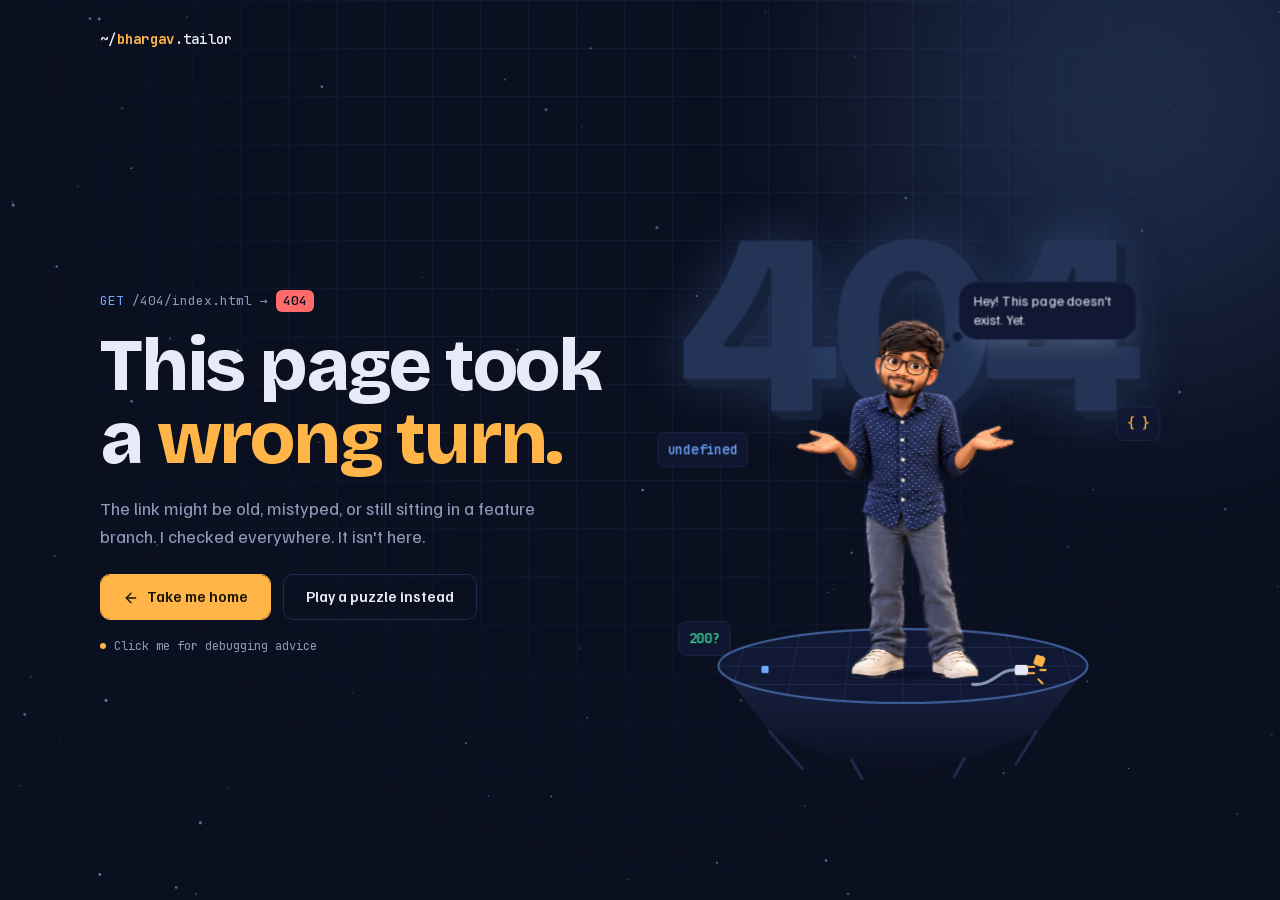
<file: 404/index.html>
<!DOCTYPE html><html lang="en" class="_4pkBmW_variable _vODYq_variable UtJNba_variable dark"><head><meta charSet="utf-8"/><meta name="viewport" content="width=device-width, initial-scale=1, viewport-fit=cover"/><link rel="preload" as="image" href="/images/bhargav-shrug.webp" fetchPriority="high"/><link rel="stylesheet" href="/_next/static/chunks/1c2_lv6b8w93q.css" data-precedence="next"/><link rel="stylesheet" href="/_next/static/chunks/33z4uctv4hx0r.css" data-precedence="next"/><link rel="preload" as="script" fetchPriority="low" href="/_next/static/chunks/08ykegfvz_bcn.js"/><script src="/_next/static/chunks/0lntiztroj0en.js" async=""></script><script src="/_next/static/chunks/2s2jq7y8ekv5p.js" async=""></script><script src="/_next/static/chunks/2e94wl-yf1l2i.js" async=""></script><script src="/_next/static/chunks/turbopack-2u1d16houkiyo.js" async=""></script><script src="/_next/static/chunks/14-_50_86o2as.js" async=""></script><script src="/_next/static/chunks/123gneefe1u3k.js" async=""></script><script src="/_next/static/chunks/2vhldnxdieck3.js" async=""></script><meta name="robots" content="noindex"/><meta name="theme-color" content="#0b1020" media="(prefers-color-scheme: dark)"/><meta name="theme-color" content="#f3f5fb" media="(prefers-color-scheme: light)"/><title>Page not found · Bhargav Tailor</title><meta name="description" content="Principal Engineer with 10+ years building scalable web platforms. Frontend architecture, product engineering and AI-driven development with LLMs and MCP."/><meta name="application-name" content="Bhargav Tailor"/><link rel="author" href="https://ibhargavtaillor.github.io"/><meta name="author" content="Bhargav Tailor"/><link rel="manifest" href="/manifest.webmanifest"/><meta name="keywords" content="Bhargav Tailor,Principal Engineer,AI Engineering,Product Engineering,Frontend Architecture,MCP,LLM Integration,React,Next.js,TypeScript,Portfolio"/><meta name="creator" content="Bhargav Tailor"/><meta name="robots" content="noindex, follow"/><link rel="canonical" href="https://ibhargavtaillor.github.io/"/><meta property="og:title" content="Bhargav Tailor — Principal Engineer, AI &amp; Frontend Architecture"/><meta property="og:description" content="Principal Engineer with 10+ years building scalable web platforms. Frontend architecture, product engineering and AI-driven development with LLMs and MCP."/><meta property="og:url" content="https://ibhargavtaillor.github.io/"/><meta property="og:site_name" content="Bhargav Tailor"/><meta property="og:locale" content="en_US"/><meta property="og:image" content="https://ibhargavtaillor.github.io/og-image.png"/><meta property="og:image:type" content="image/png"/><meta property="og:image:width" content="1200"/><meta property="og:image:height" content="630"/><meta property="og:image:alt" content="Bhargav Tailor, Principal Engineer"/><meta property="og:type" content="profile"/><meta property="profile:first_name" content="Bhargav"/><meta property="profile:last_name" content="Tailor"/><meta name="twitter:card" content="summary_large_image"/><meta name="twitter:title" content="Bhargav Tailor — Principal Engineer, AI &amp; Frontend Architecture"/><meta name="twitter:description" content="Principal Engineer with 10+ years building scalable web platforms. Frontend architecture, product engineering and AI-driven development with LLMs and MCP."/><meta name="twitter:image" content="https://ibhargavtaillor.github.io/og-image.png"/><meta name="twitter:image:alt" content="Bhargav Tailor, Principal Engineer"/><meta name="twitter:image:type" content="image/png"/><meta name="twitter:image:width" content="1200"/><meta name="twitter:image:height" content="630"/><link rel="icon" href="/favicon.ico?favicon.1-p7xjzp1m18c.ico" sizes="48x48" type="image/x-icon"/><link rel="apple-touch-icon" href="/apple-icon.png?apple-icon.0qvm8lzhjwhud.png" sizes="180x180" type="image/png"/><meta name="next-size-adjust" content=""/><script src="/_next/static/chunks/0cz1d0mv5g_q7.js" noModule=""></script></head><body><div hidden=""><!--$--><!--/$--></div><script>((a,b,c,d,e,f,g,h)=>{let i=document.documentElement,j=["light","dark"];function k(b){var c;(Array.isArray(a)?a:[a]).forEach(a=>{let c="class"===a,d=c&&f?e.map(a=>f[a]||a):e;c?(i.classList.remove(...d),i.classList.add(f&&f[b]?f[b]:b)):i.setAttribute(a,b)}),c=b,h&&j.includes(c)&&(i.style.colorScheme=c)}if(d)k(d);else try{let a=localStorage.getItem(b)||c,d=g&&"system"===a?window.matchMedia("(prefers-color-scheme: dark)").matches?"dark":"light":a;k(d)}catch(a){}})("class","pf-theme","dark",null,["light","dark"],null,false,true)</script><div class="relative flex min-h-dvh flex-col overflow-x-clip px-4"><div class="e2CX7a_grid" aria-hidden="true"></div><div class="e2CX7a_glow" aria-hidden="true"></div><canvas aria-hidden="true" class="pointer-events-none fixed inset-0 -z-1 size-full"></canvas><div class="mx-auto w-full max-w-[1080px] py-6"><a class="font-mono text-sm font-medium tracking-[0.02em] no-underline" href="/#top">~/<b class="text-primary">bhargav</b>.tailor</a></div><main class="mx-auto w-full max-w-[1080px] grid flex-1 grid-cols-1 items-center gap-2 pb-8 min-[860px]:grid-cols-[minmax(0,1fr)_minmax(0,1.1fr)] min-[860px]:gap-6"><div class="flex min-w-0 flex-col items-start gap-[18px]"><p class="m-0 flex min-h-[1.6em] flex-wrap items-center gap-2 font-mono text-[13px] text-muted-foreground"><span class="text-highlight">GET</span><span class="[overflow-wrap:anywhere]"></span><span aria-hidden="true">→</span><span class="rounded-sm bg-destructive px-[7px] py-px font-medium text-background">404</span></p><h1 class="m-0 font-heading font-extrabold tracking-[-0.03em] text-balance text-[clamp(40px,6vw,74px)] leading-[0.98]">This page took a <em class="text-primary not-italic">wrong turn.</em></h1><p class="m-0 max-w-[46ch] text-lg text-muted-foreground">The link might be old, mistyped, or still sitting in a feature branch. I checked everywhere. It isn&#x27;t here.</p><div class="mt-1.5 flex flex-wrap gap-3"><a data-slot="button" data-variant="brand" data-size="xl" class="group/button inline-flex shrink-0 items-center justify-center border bg-clip-padding whitespace-nowrap transition-all outline-none select-none focus-visible:border-ring focus-visible:ring-3 focus-visible:ring-ring/50 active:not-aria-[haspopup]:translate-y-px disabled:pointer-events-none disabled:opacity-50 aria-invalid:border-destructive aria-invalid:ring-3 aria-invalid:ring-destructive/20 dark:aria-invalid:border-destructive/50 dark:aria-invalid:ring-destructive/40 [&amp;_svg]:pointer-events-none [&amp;_svg]:shrink-0 [&amp;_svg:not([class*=&#x27;size-&#x27;])]:size-4 border-primary bg-primary text-primary-foreground hover:-translate-y-0.5 hover:border-primary h-auto gap-2 rounded-[10px] px-[22px] py-[14px] text-[15px] leading-none font-semibold" href="/"><svg xmlns="http://www.w3.org/2000/svg" width="24" height="24" viewBox="0 0 24 24" fill="none" stroke="currentColor" stroke-width="2" stroke-linecap="round" stroke-linejoin="round" class="lucide lucide-arrow-left translate-y-px" aria-hidden="true"><path d="m12 19-7-7 7-7"></path><path d="M19 12H5"></path></svg>Take me home</a><a data-slot="button" data-variant="line" data-size="xl" class="group/button inline-flex shrink-0 items-center justify-center border bg-clip-padding whitespace-nowrap transition-all outline-none select-none focus-visible:border-ring focus-visible:ring-3 focus-visible:ring-ring/50 active:not-aria-[haspopup]:translate-y-px disabled:pointer-events-none disabled:opacity-50 aria-invalid:border-destructive aria-invalid:ring-3 aria-invalid:ring-destructive/20 dark:aria-invalid:border-destructive/50 dark:aria-invalid:ring-destructive/40 [&amp;_svg]:pointer-events-none [&amp;_svg]:shrink-0 [&amp;_svg:not([class*=&#x27;size-&#x27;])]:size-4 border-border bg-transparent text-foreground hover:-translate-y-0.5 hover:border-primary h-auto gap-2 rounded-[10px] px-[22px] py-[14px] text-[15px] leading-none font-semibold" href="/#play">Play a puzzle instead</a></div><span class="flex items-center gap-2 font-mono text-xs text-muted-foreground"><span aria-hidden="true" class="inline-block shrink-0 rounded-full shadow-[0_0_0_0_color-mix(in_srgb,var(--success)_55%,transparent)] animate-ping-dot-fast size-1.5 bg-primary"></span>Click me for debugging advice</span></div><section class="bTXElq_stage" aria-label="Bhargav&#x27;s cartoon character on a floating island"><div class="bTXElq_scene"><div class="bTXElq_big404" aria-hidden="true"><span>4</span><span class="bTXElq_glitch"><span class="bTXElq_wobble">0</span></span><span>4</span></div><div class="bTXElq_chips" aria-hidden="true"><span class="bTXElq_chip bTXElq_chipA">undefined</span><span class="bTXElq_chip bTXElq_chipB">{ }</span><span class="bTXElq_chip bTXElq_chipC">200?</span></div><div class="bTXElq_ground"><svg class="bTXElq_island" viewBox="0 0 380 150" aria-hidden="true"><defs><linearGradient id="island-side" x1="0" y1="0" x2="0" y2="1"><stop offset="0" style="stop-color:var(--secondary)"></stop><stop offset="1" style="stop-color:var(--secondary);stop-opacity:0"></stop></linearGradient><clipPath id="island-top"><ellipse cx="190" cy="40" rx="180" ry="36"></ellipse></clipPath></defs><path d="M10 40 L60 104 L120 130 L190 146 L262 128 L322 104 L370 40Z" fill="url(#island-side)"></path><path class="bTXElq_roots" d="M60 104 L92 140 M140 132 L150 150 M250 130 L240 148 M320 104 L300 136"></path><ellipse class="bTXElq_top" cx="190" cy="40" rx="180" ry="36"></ellipse><g class="bTXElq_lines" clip-path="url(#island-top)"><path d="M10 22 H370 M10 40 H370 M10 58 H370"></path><path d="M40 4 L20 76 M90 4 L76 76 M140 4 L132 76 M190 4 V76 M240 4 L248 76 M290 4 L304 76 M340 4 L360 76"></path></g><ellipse class="bTXElq_rim" cx="190" cy="40" rx="180" ry="36"></ellipse><rect class="bTXElq_cubeA" x="318" y="30" width="10" height="10" rx="2" transform="rotate(20 323 35)"></rect><rect class="bTXElq_cubeB" x="52" y="40" width="7" height="7" rx="1.5"></rect><path class="bTXElq_cable" d="M258 58 C278 60 284 42 300 44"></path><rect class="bTXElq_plug" x="299" y="39" width="13" height="10" rx="2"></rect><path class="bTXElq_spark" d="M312 41 h6 M312 47 h6 M322 35 l4 -4 M324 44 h5 M322 53 l4 4"></path></svg><div class="bTXElq_hero"><div class="bTXElq_character"><div class="relative w-full" style="aspect-ratio:535 / 815"><img alt="Bhargav as a 3D cartoon character, shrugging" fetchPriority="high" loading="eager" width="447" height="719" decoding="async" data-nimg="1" class="absolute h-auto" style="color:transparent;left:8.224299065420562%;top:8.588957055214724%;width:83.55140186915888%" src="/images/bhargav-shrug.webp"/><canvas aria-hidden="true" class="absolute inset-0 size-full opacity-0 "></canvas></div></div><button type="button" class="bTXElq_poke" aria-label="Ask Bhargav&#x27;s character for debugging advice"></button></div><div class="k23DdG_thought bTXElq_thought" aria-live="polite"><p class="k23DdG_bubble">Hey! This page doesn&#x27;t exist. Yet.</p><i aria-hidden="true"></i><i aria-hidden="true"></i></div></div></div></section></main></div><!--$--><!--/$--><script type="application/ld+json">[{"@context":"https://schema.org","@type":"Person","name":"Bhargav Tailor","jobTitle":"Principal Engineer","url":"https://ibhargavtaillor.github.io","image":"https://ibhargavtaillor.github.io/images/bhargav-tailor.jpg","email":"mailto:bhargavtailor6@gmail.com","address":{"@type":"PostalAddress","addressRegion":"Gujarat","addressCountry":"IN"},"worksFor":{"@type":"Organization","name":"Docyt","url":"https://app.docyt.com/"},"alumniOf":{"@type":"CollegeOrUniversity","name":"Charotar University of Science and Technology"},"knowsLanguage":["English","Hindi","Gujarati"],"knowsAbout":["AI Engineering","LLM Integration","MCP","Frontend Architecture","React","Next.js","TypeScript","Node.js","GraphQL"],"sameAs":["https://www.linkedin.com/in/bhargav-tailor-3b46b689/","https://github.com/ibhargavtaillor","https://medium.com/@bhargavtailor","https://about.me/bhargav_tailor"]},{"@context":"https://schema.org","@type":"WebSite","name":"Bhargav Tailor","url":"https://ibhargavtaillor.github.io","description":"Principal Engineer with 10+ years building scalable web platforms. Frontend architecture, product engineering and AI-driven development with LLMs and MCP.","inLanguage":"en","author":{"@type":"Person","name":"Bhargav Tailor"}}]</script><script id="_R_">(globalThis["TURBOPACK"] || (globalThis["TURBOPACK"] = [])).push({"otherChunks":["static/chunks/08ykegfvz_bcn.js","static/chunks/0lntiztroj0en.js","static/chunks/2s2jq7y8ekv5p.js","static/chunks/2e94wl-yf1l2i.js"],"runtimeModuleIds":[94362]});</script><script src="/_next/static/chunks/08ykegfvz_bcn.js" async=""></script><script>(self.__next_f=self.__next_f||[]).push([0])</script><script>self.__next_f.push([1,"1:\"$Sreact.fragment\"\n2:\"/_next/static/chunks/14-_50_86o2as.js\"\n3:\"/_next/static/chunks/123gneefe1u3k.js\"\n4:\"/_next/static/chunks/2vhldnxdieck3.js\"\n5:I[38246,[\"$2\",\"$3\",\"$4\"],\"ThemeProvider\"]\n6:I[35444,[\"$2\",\"$3\"],\"default\"]\n7:I[85677,[\"$2\",\"$3\"],\"default\"]\n8:I[23887,[\"$2\",\"$3\",\"$4\"],\"Backdrop\"]\n9:I[24657,[\"$2\",\"$3\",\"$4\"],\"Starfield\"]\na:I[92138,[\"$2\",\"$3\",\"$4\"],\"\"]\nb:I[59114,[\"$2\",\"$3\",\"$4\"],\"RequestLine\"]\nc:I[27541,[\"$2\",\"$3\",\"$4\"],\"default\"]\n17:I[75428,[\"$2\",\"$3\"],\"default\",1]\n:HL[\"/_next/static/chunks/1c2_lv6b8w93q.css\",\"style\"]\n:HL[\"/_next/static/chunks/33z4uctv4hx0r.css\",\"style\"]\n13:X\n14:[[\"children\",{\"s\":\"__PAGE__\",\"h\":512,\"d\":{\"r\":\"$L15\",\"p\":false,\"v\":null}}]]\n11:[[\"children\",{\"s\":\"/_not-found\",\"h\":512,\"d\":{\"r\":\"$L12\",\"p\":false,\"v\":\"$13\"},\"c\":\"$Q14\"}]]\n0:{\"P\":null,\"c\":[\"\",\"_not-found\",\"\"],\"q\":\"\",\"i\":false,\"t\":{\"t\":{\"s\":\"\",\"h\":528,\"d\":{\"r\":[\"$\",\"$1\",\"c\",{\"children\":[[[\"$\",\"link\",\"0\",{\"rel\":\"stylesheet\",\"href\":\"/_next/static/chunks/1c2_lv6b8w93q.css\",\"precedence\":\"next\",\"crossOrigin\":\"$undefined\",\"nonce\":\"$undefined\"}],[\"$\",\"link\",\"1\",{\"rel\":\"stylesheet\",\"href\":\"/_next/static/chunks/33z4uctv4hx0r.css\",\"precedence\":\"next\",\"crossOrigin\":\"$undefined\",\"nonce\":\"$undefined\"}],[\"$\",\"script\",\"script-0\",{\"src\":\"/_next/static/chunks/14-_50_86o2as.js\",\"async\":true,\"nonce\":\"$undefined\"}],[\"$\",\"script\",\"script-1\",{\"src\":\"/_next/static/chunks/123gneefe1u3k.js\",\"async\":true,\"nonce\":\"$undefined\"}]],[\"$\",\"html\",null,{\"lang\":\"en\",\"className\":\"_4pkBmW_variable _vODYq_variable UtJNba_variable dark\",\"suppressHydrationWarning\":true,\"children\":[\"$\",\"body\",null,{\"children\":[[\"$\",\"$L5\",null,{\"attribute\":\"class\",\"defaultTheme\":\"dark\",\"enableSystem\":false,\"storageKey\":\"pf-theme\",\"disableTransitionOnChange\":true,\"children\":[[\"$\",\"$L6\",null,{\"parallelRouterKey\":\"children\",\"error\":\"$undefined\",\"errorStyles\":\"$undefined\",\"errorScripts\":\"$undefined\",\"template\":[\"$\",\"$L7\",null,{}],\"templateStyles\":\"$undefined\",\"templateScripts\":\"$undefined\",\"notFound\":[[\"$\",\"div\",null,{\"className\":\"relative flex min-h-dvh flex-col overflow-x-clip px-4\",\"children\":[[\"$\",\"$L8\",null,{}],[\"$\",\"$L9\",null,{}],[\"$\",\"div\",null,{\"className\":\"mx-auto w-full max-w-[1080px] py-6\",\"children\":[\"$\",\"$La\",null,{\"href\":\"/#top\",\"className\":\"font-mono text-sm font-medium tracking-[0.02em] no-underline\",\"children\":[\"~/\",[\"$\",\"b\",null,{\"className\":\"text-primary\",\"children\":\"bhargav\"}],\".tailor\"]}]}],[\"$\",\"main\",null,{\"className\":\"mx-auto w-full max-w-[1080px] grid flex-1 grid-cols-1 items-center gap-2 pb-8 min-[860px]:grid-cols-[minmax(0,1fr)_minmax(0,1.1fr)] min-[860px]:gap-6\",\"children\":[[\"$\",\"div\",null,{\"className\":\"flex min-w-0 flex-col items-start gap-[18px]\",\"children\":[[\"$\",\"$Lb\",null,{}],[\"$\",\"h1\",null,{\"className\":\"m-0 font-heading font-extrabold tracking-[-0.03em] text-balance text-[clamp(40px,6vw,74px)] leading-[0.98]\",\"children\":[\"This page took a \",[\"$\",\"em\",null,{\"className\":\"text-primary not-italic\",\"children\":\"wrong turn.\"}]]}],[\"$\",\"p\",null,{\"className\":\"m-0 max-w-[46ch] text-lg text-muted-foreground\",\"children\":\"The link might be old, mistyped, or still sitting in a feature branch. I checked everywhere. It isn't here.\"}],[\"$\",\"div\",null,{\"className\":\"mt-1.5 flex flex-wrap gap-3\",\"children\":[[\"$\",\"$La\",null,{\"href\":\"/\",\"children\":[[\"$\",\"$Lc\",null,{\"ref\":\"$undefined\",\"icon\":{\"name\":\"arrow-left\",\"size\":24,\"node\":[[\"path\",{\"d\":\"m12 19-7-7 7-7\",\"key\":\"1l729n\"}],[\"path\",{\"d\":\"M19 12H5\",\"key\":\"x3x0zl\"}]]},\"className\":\"translate-y-px\",\"aria-hidden\":\"true\"}],\"Take me home\"],\"data-slot\":\"button\",\"data-variant\":\"brand\",\"data-size\":\"xl\",\"className\":\"group/button inline-flex shrink-0 items-center justify-center border bg-clip-padding whitespace-nowrap transition-all outline-none select-none focus-visible:border-ring focus-visible:ring-3 focus-visible:ring-ring/50 active:not-aria-[haspopup]:translate-y-px disabled:pointer-events-none disabled:opacity-50 aria-invalid:border-destructive aria-invalid:ring-3 aria-invalid:ring-destructive/20 dark:aria-invalid:border-destructive/50 dark:aria-invalid:ring-destructive/40 [\u0026_svg]:pointer-events-none [\u0026_svg]:shrink-0 [\u0026_svg:not([class*='size-'])]:size-4 border-primary bg-primary text-primary-foreground hover:-translate-y-0.5 hover:border-primary h-auto gap-2 rounded-[10px] px-[22px] py-[14px] text-[15px] leading-none font-semibold\",\"ref\":null}],[\"$\",\"$La\",null,{\"href\":\"/#play\",\"children\":\"Play a puzzle instead\",\"data-slot\":\"button\",\"data-variant\":\"line\",\"data-size\":\"xl\",\"className\":\"group/button inline-flex shrink-0 items-center justify-center border bg-clip-padding whitespace-nowrap transition-all outline-none select-none focus-visible:border-ring focus-visible:ring-3 focus-visible:ring-ring/50 active:not-aria-[haspopup]:translate-y-px disabled:pointer-events-none disabled:opacity-50 aria-invalid:border-destructive aria-invalid:ring-3 aria-invalid:ring-destructive/20 dark:aria-invalid:border-destructive/50 dark:aria-invalid:ring-destructive/40 [\u0026_svg]:pointer-events-none [\u0026_svg]:shrink-0 [\u0026_svg:not([class*='size-'])]:size-4 border-border bg-transparent text-foreground hover:-translate-y-0.5 hover:border-primary h-auto gap-2 rounded-[10px] px-[22px] py-[14px] text-[15px] leading-none font-semibold\",\"ref\":null}]]}],\"$Ld\"]}],\"$Le\"]}]]}],[]],\"forbidden\":\"$undefined\",\"unauthorized\":\"$undefined\"}],\"$Lf\"]}],\"$L10\"]}]}]]}],\"p\":false,\"v\":null},\"c\":\"$Q11\"},\"h\":{\"r\":\"$L16\",\"p\":false,\"v\":null}},\"m\":\"$undefined\",\"G\":[\"$17\",[\"$L18\",\"$L19\"]],\"S\":true,\"r\":\"$undefined\",\"s\":\"$undefined\",\"a\":\"$undefined\",\"l\":\"$undefined\",\"p\":\"$undefined\",\"d\":\"$undefined\",\"b\":\"PtLEX_3bdXmRWuYUtcC3b\"}\n1a:I[24595,[\"$2\",\"$3\",\"$4\"],\"NotFoundStage\"]\n1b:I[4791,[\"$2\",\"$3\",\"$4\"],\"ClickEffects\"]\n1d:I[64761,[\"$2\",\"$3\"],\"OutletBoundary\"]\n1e:\"$Sreact.suspense\"\n20:\"ViewportBoundary\"\n21:I[64761,[\"$2\",\"$3\"],\"$20\"]\n23:\"MetadataBoundary\"\n24:I[64761,[\"$2\",\"$3\"],\"$23\"]\nd:[\"$\",\"span\",null,{\"className\":\"flex items-center gap-2 font-mono text-xs text-muted-foreground\",\"children\":[[\"$\",\"span\",null,{\"aria-hidden\":\"true\",\"className\":\"inline-block shrink-0 rounded-full shadow-[0_0_0_0_color-mix(in_srgb,var(--success)_55%,transparent)] animate-ping-dot-fast size-1.5 bg-primary\"}],\"Click me for debugging advice\"]}]\ne:[\"$\",\"$L1a\",null,{}]\nf:[\"$\",\"$L1b\",null,{}]\n1c:T4d4,[{\"@context\":\"https://schema.org\",\"@type\":\"Person\",\"name\":\"Bhargav Tailor\",\"jobTitle\":\"Principal Engineer\",\"url\":\"https://ibhargavtaillor.github.io\",\"image\":\"https://ibhargavtaillor.github.io/images/bhargav-tailor.jpg\",\"email\":\"mailto:bhargavtailor6@gmail.com\",\"address\":{\"@type\":\"PostalAddress\",\"addressRegion\":\"Gujarat\",\"addressCountry\":\"IN\"},\"worksFor\":{\"@type\":\"Organization\",\"name\":\"Docyt\",\"url\":\"https://app.docyt.com/\"},\"alumniOf\":{\"@type\":\"CollegeOrUniversity\",\"name\":\"Charotar University of Science and Technology\"},\"knowsLanguage\":[\"English\",\"Hindi\",\"Gujarati\"],\"knowsAbout\":[\"AI Engineering\",\"LLM Integration\",\"MCP\",\"Frontend Architecture\",\"React\",\"Next.js\",\"TypeScript\",\"Node.js\",\"GraphQL\"],\"sameAs\":[\"https://www.linkedin.com/in/bhargav-tailor-3b46b689/\",\"https://github.com/ibhargavtaillor\",\"https://medium.com/@bhargavtailor\",\"https://about.me/bhargav_tailor\"]},{\"@context\":\"https://schema.org\",\"@type\":\"WebSite\",\"name\":\"Bhargav Tailor\",\"url\":\"https://ibhargavtaillor.github.io\",\"description\":\"Principal Engineer with 10+ years building scalable web platforms. Frontend architecture, product engineering and AI-driven development with LLMs and MCP.\",\"inLanguage\":\"en\",\"author\":{\"@type\":\"Person\",\"name\":\"Bhargav Tailor\"}}]10:[\"$\",\"script\",null,{\"type\":\"application/ld+json\",\"dangerouslySetInnerHTML\":{\"__html\":\"$1c\"}}]\n12:[\"$\",\"$1\",\"c\",{\"children\":[null,[\"$\",\"$L6\",null,{\"parallelRouterKey\":\"children\",\"error\":\"$undefined\",\"errorStyles\":\"$undefined\",\"errorScripts\":\"$undefined\",\"template\":[\"$\",\"$L7\",null,{}],\"templateStyles\":\"$undefined\",\"templateScripts\":\"$undefined\",\"notFound\":\"$undefined\",\"forbidden\":\"$undefined\",\"unauthorized\":\"$undefined\"}]]}]\n15:[\"$\",\"$1\",\"c\",{\"children\":[[\"$\",\"div\",null,{\"className\":\"relative flex min-h-dvh flex-col overflow-x-clip px-4\",\"children\":[[\"$\",\"$L8\",null,{}],[\"$\",\"$L9\",null,{}],[\"$\",\"div\",null,{\"className\":\"mx-auto w-full max-w-[1080px] py-6\",\"children\":[\"$\",\"$La\",null,{\"href\":\"/#top\",\"className\":\"font-mono text-sm font-medium tracking-[0.02em] no-underline\",\"children\":[\"~/\",[\"$\",\"b\",null,{\"className\":\"text-primary\",\"children\":\"bhargav\"}],\".tailor\"]}]}],[\"$\",\"main\",null,{\"className\":\"mx-auto w-full max-w-[1080px] grid flex-1 grid-cols-1 items-center gap-2 pb-8 min-[860px]:grid-cols-[minmax(0,1fr)_minmax(0,1.1fr)] min-[860px]:gap-6\",\"children\":[[\"$\",\"div\",null,{\"className\":\"flex min-w-0 flex-col items-start gap-[18px]\",\"children\":[[\"$\",\"$Lb\",null,{}],[\"$\",\"h1\",null,{\"className\":\"m-0 font-heading font-extrabold tracking-[-0.03em] text-balance text-[clamp(40px,6vw,74px)] leading-[0.98]\",\"children\":[\"This page took a \",[\"$\",\"em\",null,{\"className\":\"text-primary not-italic\",\"children\":\"wrong turn.\"}]]}],[\"$\",\"p\",null,{\"className\":\"m-0 max-w-[46ch] text-lg text-muted-foreground\",\"children\":\"The link might be old, mistyped, or still sitting in a feature branch. I checked everywhere. It isn't here.\"}],[\"$\",\"div\",null,{\"className\":\"mt-1.5 flex flex-wrap gap-3\",\"children\":[[\"$\",\"$La\",null,{\"href\":\"/\",\"children\":[[\"$\",\"$Lc\",null,{\"ref\":\"$undefined\",\"icon\":\"$0:t:t:d:r:props:children:1:props:children:props:children:0:props:children:0:props:notFound:0:props:children:3:props:children:0:props:children:3:props:children:0:props:children:0:props:icon\",\"className\":\"translate-y-px\",\"aria-hidden\":\"true\"}],\"Take me home\"],\"data-slot\":\"button\",\"data-variant\":\"brand\",\"data-size\":\"xl\",\"className\":\"group/button inline-flex shrink-0 items-center justify-center border bg-clip-padding whitespace-nowrap transition-all outline-none select-none focus-visible:border-ring focus-visible:ring-3 focus-visible:ring-ring/50 active:not-aria-[haspopup]:translate-y-px disabled:pointer-events-none disabled:opacity-50 aria-invalid:border-destructive aria-invalid:ring-3 aria-invalid:ring-destructive/20 dark:aria-invalid:border-destructive/50 dark:aria-invalid:ring-destructive/40 [\u0026_svg]:pointer-events-none [\u0026_svg]:shrink-0 [\u0026_svg:not([class*='size-'])]:size-4 border-primary bg-primary text-primary-foreground hover:-translate-y-0.5 hover:border-primary h-auto gap-2 rounded-[10px] px-[22px] py-[14px] text-[15px] leading-none font-semibold\",\"ref\":null}],[\"$\",\"$La\",null,{\"href\":\"/#play\",\"children\":\"Play a puzzle instead\",\"data-slot\":\"button\",\"data-variant\":\"line\",\"data-size\":\"xl\",\"className\":\"group/button inline-flex shrink-0 items-center justify-center border bg-clip-padding whitespace-nowrap transition-all outline-none select-none focus-visible:border-ring focus-visible:ring-3 focus-visible:ring-ring/50 active:not-aria-[haspopup]:translate-y-px disabled:pointer-events-none disabled:opacity-50 aria-invalid:border-destructive aria-invalid:ring-3 aria-invalid:ring-destructive/20 dark:aria-invalid:border-destructive/50 dark:aria-invalid:ring-destructive/40 [\u0026_svg]:pointer-events-none [\u0026_svg]:shrink-0 [\u0026_svg:not([class*='size-'])]:size-4 border-border bg-transparent text-foreground hover:-translate-y-0.5 hover:border-primary h-auto gap-2 rounded-[10px] px-[22px] py-[14px] text-[15px] leading-none font-semibold\",\"ref\":null}]]}],[\"$\",\"span\",null,{\"className\":\"flex items-center gap-2 font-mono text-xs text-muted-foreground\",\"children\":[[\"$\",\"span\",null,{\"aria-hidden\":\"true\",\"className\":\"inline-block shrink-0 rounded-full shadow-[0_0_0_0_color-mix(in_srgb,var(--success)_55%,transparent)] animate-ping-dot-fast size-1.5 bg-primary\"}],\"Click me for debugging advice\"]}]]}],[\"$\",\"$L1a\",null,{}]]}]]}],[[\"$\",\"script\",\"script-0\",{\"src\":\"/_next/static/chunks/2vhldnxdieck3.js\",\"async\":true,\"nonce\":\"$undefined\"}]],[\"$\",\"$L1d\",null,{\"children\":[\"$\",\"$1e\",null,{\"name\":\"Next.MetadataOutlet\",\"children\":\"$@1f\"}]}]]}]\n16:[\"$\",\"$1\",\"h\",{\"children\":[[\"$\",\"meta\",null,{\"name\":\"robots\",\"content\":\"noindex\"}],[\"$\",\"$L21\",null,{\"children\":\"$L22\"}],[\"$\",\"$L24\",null,{\"children\":[[\"$\",\"div\",null,{\"hidden\":true,\"children\":[\"$\",\"$1e\",null,{\"name\":\"Next.Metadata\",\"children\":\"$L25\"}]}],null]}],[\"$\",\"meta\",null,{\"name\":\"next-size-adjust\",\"content\":\"\"}]]}]\n18:[\"$\",\"link\",\"0\",{\"rel\":\"stylesheet\",\"href\":\"/_next/static/chunks/1c2_lv6b8w93q.css\",\"precedence\":\"next\",\"crossOrigin\":\"$undefined\",\"nonce\":\"$undefined\"}]\n19:[\"$\",\"link\",\"1\",{\"rel\":\"stylesheet\",\"href\":\"/_next/static/chunks/33z4uctv4hx0r.css\",\"precedence\":\"next\",\"crossOrigin\":\"$undefined\",\"nonce\":\"$undefined\"}]\n13:C\n22:[[\"$\",\"meta\",\"0\",{\"charSet\":\"utf-8\"}],[\"$\",\"meta\",\"1\",{\"name\":\"viewport\",\"content\":\"width=device-width, initial-scale=1, viewport-fit=cover\"}],[\"$\",\"meta\",\"2\",{\"name\":\"theme-color\",\"content\":\"#0b1020\",\"media\":\"(prefers-color-scheme: dark)\"}],[\"$\",\"meta\",\"3\",{\"name\":\"theme-color\",\"content\":\"#f3f5fb\",\"media\":\"(prefers-color-scheme: light)\"}]]\n26:I[32553,[\"$2\",\"$3\"],\"IconMark\"]\n1f:null\n25:[[\"$\",\"title\",\"0\",{\"children\":\"Page not found · Bhargav Tailor\"}],[\"$\",\"meta\",\"1\",{\"name\":\"description\",\"content\":\"Principal Engineer with 10+ years building scalable web platforms. Frontend architecture, product engineering and AI-driven development with LLMs and MCP.\"}],[\"$\",\"meta\",\"2\",{\"name\":\"application-name\",\"content\":\"Bhargav Tailor\"}],[\"$\",\"link\",\"3\",{\"rel\":\"author\",\"href\":\"https://ibhargavtaillor.github.io\"}],[\"$\",\"meta\",\"4\",{\"name\":\"author\",\"content\":\"Bhargav Tailor\"}],[\"$\",\"link\",\"5\",{\"rel\":\"manifest\",\"href\":\"/manifest.webmanifest\",\"crossOrigin\":\"$undefined\"}],[\"$\",\"meta\",\"6\",{\"name\":\"keywords\",\"content\":\"Bhargav Tailor,Principal Engineer,AI Engineering,Product Engineering,Frontend Architecture,MCP,LLM Integration,React,Next.js,TypeScript,Portfolio\"}],[\"$\",\"meta\",\"7\",{\"name\":\"creator\",\"content\":\"Bhargav Tailor\"}],[\"$\",\"meta\",\"8\",{\"name\":\"robots\",\"content\":\"noindex, follow\"}],[\"$\",\"link\",\"9\",{\"rel\":\"canonical\",\"href\":\"https://ibhargavtaillor.github.io/\"}],[\"$\",\"meta\",\"10\",{\"property\":\"og:title\",\"content\":\"Bhargav Tailor — Principal Engineer, AI \u0026 Frontend Architecture\"}],[\"$\",\"meta\",\"11\",{\"property\":\"og:description\",\"content\":\"Principal Engineer with 10+ years building scalable web platforms. Frontend architecture, product engineering and AI-driven development with LLMs and MCP.\"}],[\"$\",\"meta\",\"12\",{\"property\":\"og:url\",\"content\":\"https://ibhargavtaillor.github.io/\"}],[\"$\",\"meta\",\"13\",{\"property\":\"og:site_name\",\"content\":\"Bhargav Tailor\"}],[\"$\",\"meta\",\"14\",{\"property\":\"og:locale\",\"content\":\"en_US\"}],[\"$\",\"meta\",\"15\",{\"property\":\"og:image\",\"content\":\"https://ibhargavtaillor.github.io/og-image.png\"}],[\"$\",\"meta\",\"16\",{\"property\":\"og:image:type\",\"content\":\"image/png\"}],[\"$\",\"meta\",\"17\",{\"property\":\"og:image:width\",\"content\":\"1200\"}],[\"$\",\"meta\",\"18\",{\"property\":\"og:image:height\",\"content\":\"630\"}],[\"$\",\"meta\",\"19\",{\"property\":\"og:image:alt\",\"content\":\"Bhargav Tailor, Principal Engineer\"}],[\"$\",\"meta\",\"20\",{\"property\":\"og:type\",\"content\":\"profile\"}],[\"$\",\"meta\",\"21\",{\"property\":\"profile:first_name\",\"content\":\"Bhargav\"}],[\"$\",\"meta\",\"22\",{\"property\":\"profile:last_name\",\"content\":\"Tailor\"}],[\"$\",\"meta\",\"23\",{\"name\":\"twitter:card\",\"content\":\"summary_large_image\"}],[\"$\",\"meta\",\"24\",{\"name\":\"twitter:title\",\"content\":\"Bhargav Tailor — Principal Engineer, AI \u0026 Frontend Architecture\"}],[\"$\",\"meta\",\"25\",{\"name\":\"twitter:description\",\"content\":\"Principal Engineer with 10+ years building scalable web platforms. Frontend architecture, product engineering and AI-driven development with LLMs and MCP.\"}],[\"$\",\"meta\",\"26\",{\"name\":\"twitter:image\",\"content\":\"https://ibhargavtaillor.github.io/og-image.png\"}],[\"$\",\"meta\",\"27\",{\"name\":\"twitter:image:alt\",\"content\":\"Bhargav Tailor, Principal Engineer\"}],[\"$\",\"meta\",\"28\",{\"name\":\"twitter:image:type\",\"content\":\"image/png\"}],[\"$\",\"meta\",\"29\",{\"name\":\"twitter:image:width\",\"content\":\"1200\"}],[\"$\",\"meta\",\"30\",{\"name\":\"twitter:image:height\",\"content\":\"630\"}],[\"$\",\"link\",\"31\",{\"rel\":\"icon\",\"href\":\"/favicon.ico?favicon.1-p7xjzp1m18c.ico\",\"sizes\":\"48x48\",\"type\":\"image/x-icon\"}],[\"$\",\"link\",\"32\",{\"rel\":\"apple-touch-icon\",\"href\":\"/apple-icon.png?apple-icon.0qvm8lzhjwhud.png\",\"sizes\":\"180x180\",\"type\":\"image/png\"}],[\"$\",\"$L26\",\"33\",{}]]\n"])</script></body></html>
</file>
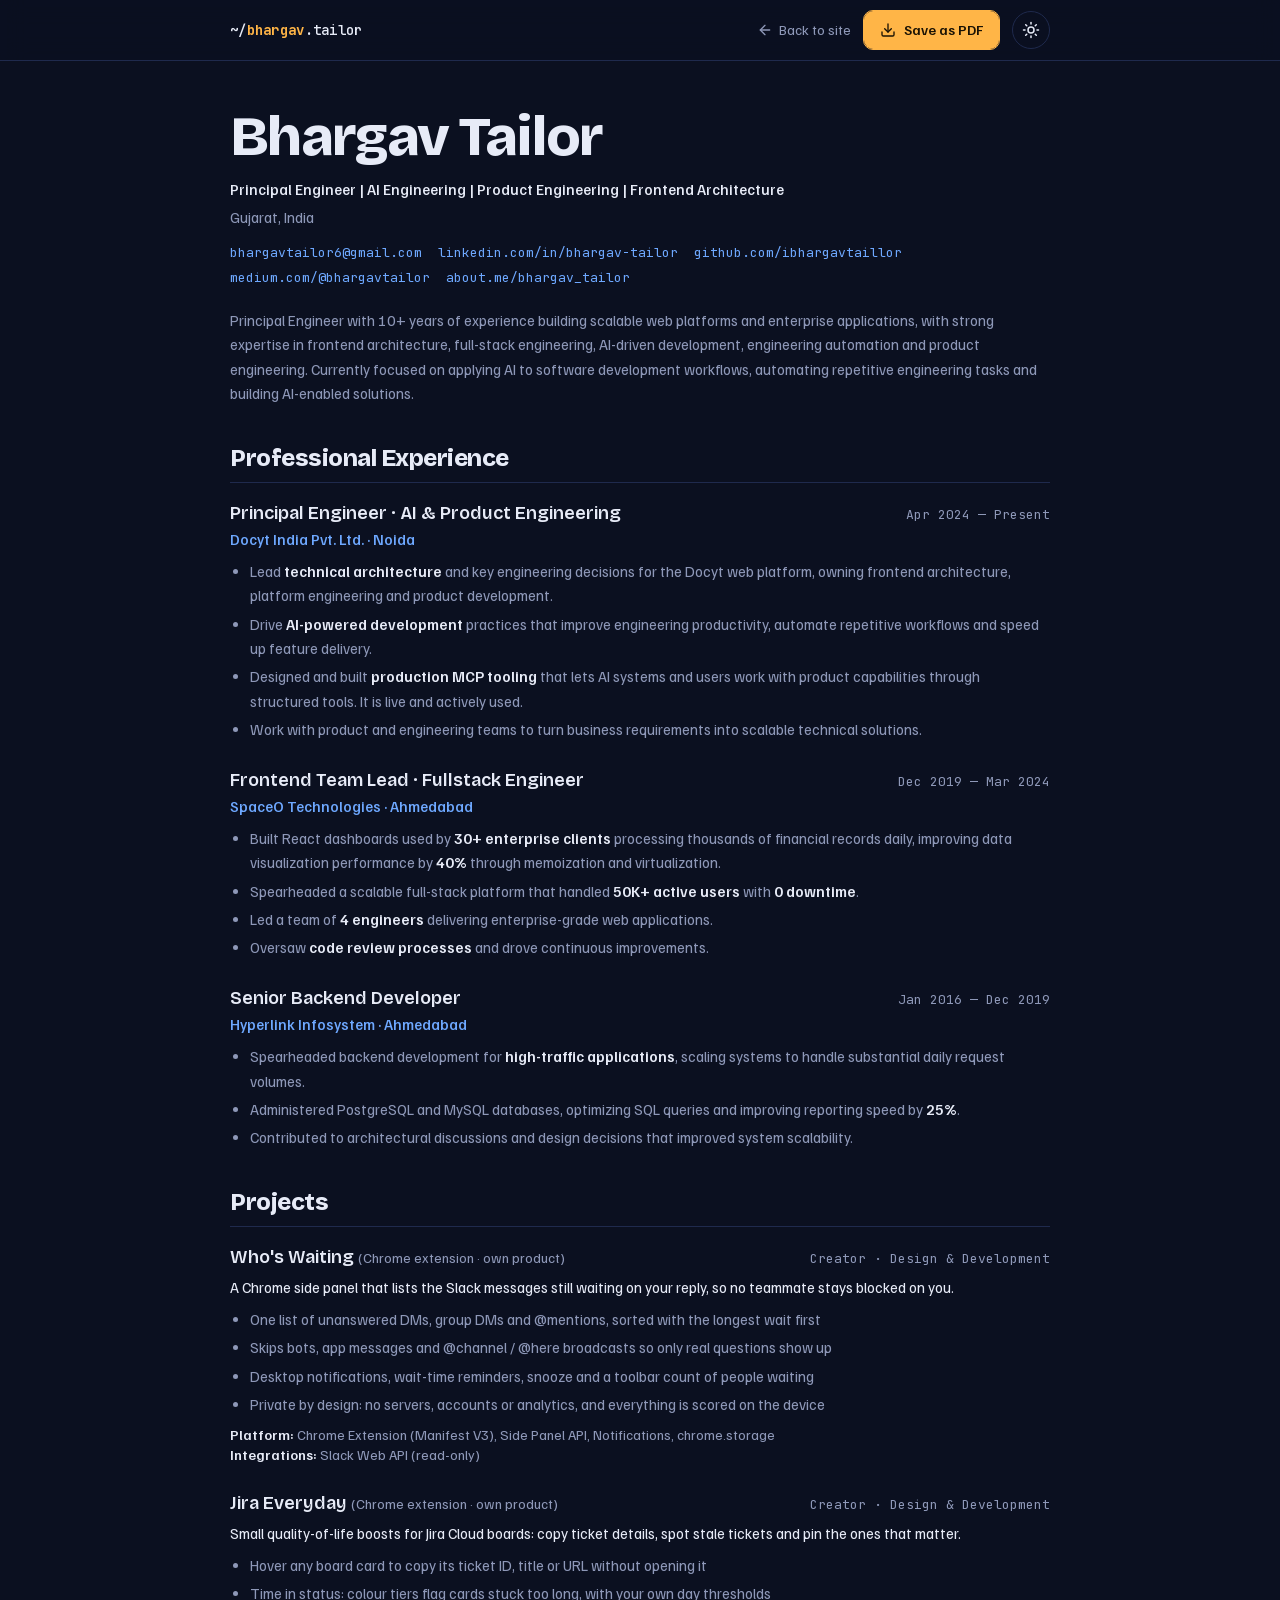
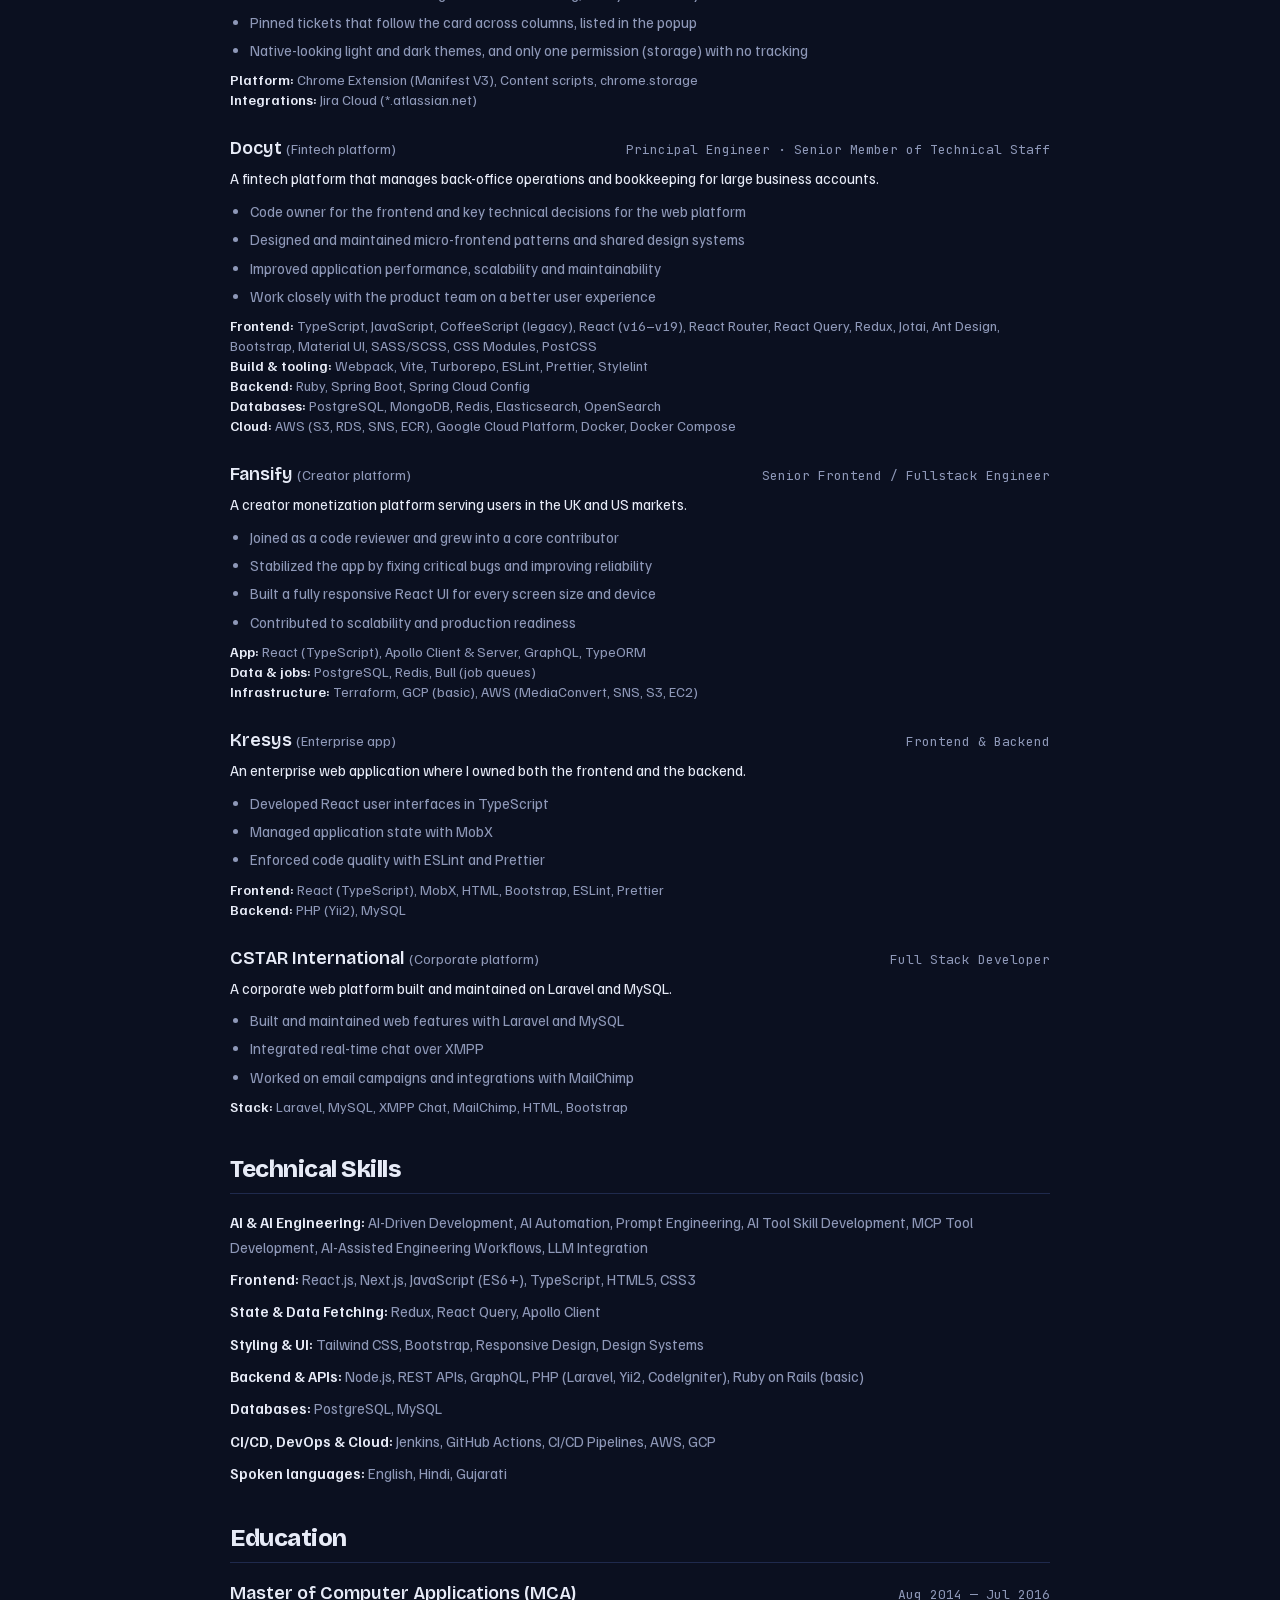
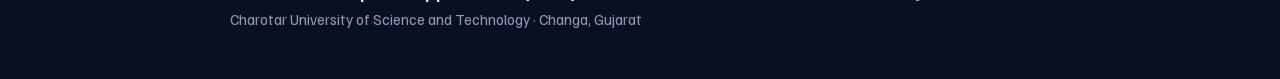
<file: resume/index.html>
<!DOCTYPE html><html lang="en" class="_4pkBmW_variable _vODYq_variable UtJNba_variable dark"><head><meta charSet="utf-8"/><meta name="viewport" content="width=device-width, initial-scale=1, viewport-fit=cover"/><link rel="preload" href="/_next/static/media/53897e768d329f66-s.p.3t6q91iet4nsy.woff2" as="font" crossorigin="" type="font/woff2"/><link rel="preload" href="/_next/static/media/8056169c9d560660-s.p.41rroleoq1br7.woff2" as="font" crossorigin="" type="font/woff2"/><link rel="preload" href="/_next/static/media/ef8193cdea9582ea-s.p.3ii__yurxaf4q.woff2" as="font" crossorigin="" type="font/woff2"/><link rel="stylesheet" href="/_next/static/chunks/1c2_lv6b8w93q.css" data-precedence="next"/><link rel="stylesheet" href="/_next/static/chunks/33z4uctv4hx0r.css" data-precedence="next"/><link rel="preload" as="script" fetchPriority="low" href="/_next/static/chunks/08ykegfvz_bcn.js"/><script src="/_next/static/chunks/0lntiztroj0en.js" async=""></script><script src="/_next/static/chunks/2s2jq7y8ekv5p.js" async=""></script><script src="/_next/static/chunks/2e94wl-yf1l2i.js" async=""></script><script src="/_next/static/chunks/turbopack-2u1d16houkiyo.js" async=""></script><script src="/_next/static/chunks/14-_50_86o2as.js" async=""></script><script src="/_next/static/chunks/123gneefe1u3k.js" async=""></script><script src="/_next/static/chunks/2vhldnxdieck3.js" async=""></script><meta name="theme-color" content="#0b1020" media="(prefers-color-scheme: dark)"/><meta name="theme-color" content="#f3f5fb" media="(prefers-color-scheme: light)"/><title>Résumé · Bhargav Tailor</title><meta name="description" content="Résumé of Bhargav Tailor, Principal Engineer: experience, projects, technical skills and education."/><meta name="application-name" content="Bhargav Tailor"/><link rel="author" href="https://ibhargavtaillor.github.io"/><meta name="author" content="Bhargav Tailor"/><link rel="manifest" href="/manifest.webmanifest"/><meta name="keywords" content="Bhargav Tailor,Principal Engineer,AI Engineering,Product Engineering,Frontend Architecture,MCP,LLM Integration,React,Next.js,TypeScript,Portfolio"/><meta name="creator" content="Bhargav Tailor"/><meta name="robots" content="index, follow"/><meta name="googlebot" content="index, follow, max-image-preview:large"/><link rel="canonical" href="https://ibhargavtaillor.github.io/resume/"/><meta property="og:title" content="Résumé · Bhargav Tailor"/><meta property="og:description" content="Résumé of Bhargav Tailor, Principal Engineer: experience, projects, technical skills and education."/><meta property="og:url" content="https://ibhargavtaillor.github.io/resume/"/><meta property="og:site_name" content="Bhargav Tailor"/><meta property="og:locale" content="en_US"/><meta property="og:image" content="https://ibhargavtaillor.github.io/og-image.png"/><meta property="og:image:type" content="image/png"/><meta property="og:image:width" content="1200"/><meta property="og:image:height" content="630"/><meta property="og:image:alt" content="Bhargav Tailor, Principal Engineer"/><meta property="og:type" content="profile"/><meta name="twitter:card" content="summary_large_image"/><meta name="twitter:title" content="Résumé · Bhargav Tailor"/><meta name="twitter:description" content="Résumé of Bhargav Tailor, Principal Engineer: experience, projects, technical skills and education."/><meta name="twitter:image" content="https://ibhargavtaillor.github.io/og-image.png"/><meta name="twitter:image:alt" content="Bhargav Tailor, Principal Engineer"/><meta name="twitter:image:type" content="image/png"/><meta name="twitter:image:width" content="1200"/><meta name="twitter:image:height" content="630"/><link rel="icon" href="/favicon.ico?favicon.1-p7xjzp1m18c.ico" sizes="48x48" type="image/x-icon"/><link rel="apple-touch-icon" href="/apple-icon.png?apple-icon.0qvm8lzhjwhud.png" sizes="180x180" type="image/png"/><meta name="next-size-adjust" content=""/><script src="/_next/static/chunks/0cz1d0mv5g_q7.js" noModule=""></script></head><body><div hidden=""><!--$--><!--/$--></div><script>((a,b,c,d,e,f,g,h)=>{let i=document.documentElement,j=["light","dark"];function k(b){var c;(Array.isArray(a)?a:[a]).forEach(a=>{let c="class"===a,d=c&&f?e.map(a=>f[a]||a):e;c?(i.classList.remove(...d),i.classList.add(f&&f[b]?f[b]:b)):i.setAttribute(a,b)}),c=b,h&&j.includes(c)&&(i.style.colorScheme=c)}if(d)k(d);else try{let a=localStorage.getItem(b)||c,d=g&&"system"===a?window.matchMedia("(prefers-color-scheme: dark)").matches?"dark":"light":a;k(d)}catch(a){}})("class","pf-theme","dark",null,["light","dark"],null,false,true)</script><div class="px-4"><nav aria-label="Résumé" class="sticky top-0 z-50 -mx-4 border-b bg-[color-mix(in_srgb,var(--background)_78%,transparent)] px-4 backdrop-blur-md print:hidden"><div class="mx-auto w-full flex h-[60px] max-w-[820px] items-center justify-between gap-4"><a class="font-mono text-sm font-medium tracking-[0.02em] no-underline" href="/#top">~/<b class="text-primary">bhargav</b>.tailor</a><div class="flex items-center gap-3"><a class="hidden items-center gap-1.5 text-sm text-muted-foreground no-underline hover:text-foreground sm:inline-flex" href="/"><svg xmlns="http://www.w3.org/2000/svg" width="24" height="24" viewBox="0 0 24 24" fill="none" stroke="currentColor" stroke-width="2" stroke-linecap="round" stroke-linejoin="round" class="lucide lucide-arrow-left size-4" aria-hidden="true"><path d="m12 19-7-7 7-7"></path><path d="M19 12H5"></path></svg>Back to site</a><button data-slot="button" data-variant="brand" data-size="md" class="group/button inline-flex shrink-0 items-center justify-center border bg-clip-padding whitespace-nowrap transition-all outline-none select-none focus-visible:border-ring focus-visible:ring-3 focus-visible:ring-ring/50 active:not-aria-[haspopup]:translate-y-px disabled:pointer-events-none disabled:opacity-50 aria-invalid:border-destructive aria-invalid:ring-3 aria-invalid:ring-destructive/20 dark:aria-invalid:border-destructive/50 dark:aria-invalid:ring-destructive/40 [&amp;_svg]:pointer-events-none [&amp;_svg]:shrink-0 [&amp;_svg:not([class*=&#x27;size-&#x27;])]:size-4 border-primary bg-primary text-primary-foreground hover:-translate-y-0.5 hover:border-primary h-auto gap-2 rounded-[10px] px-4 py-[11px] text-sm leading-none font-semibold print:hidden" type="button"><svg xmlns="http://www.w3.org/2000/svg" width="24" height="24" viewBox="0 0 24 24" fill="none" stroke="currentColor" stroke-width="2" stroke-linecap="round" stroke-linejoin="round" class="lucide lucide-download" aria-hidden="true"><path d="M12 15V3"></path><path d="M21 15v4a2 2 0 0 1-2 2H5a2 2 0 0 1-2-2v-4"></path><path d="m7 10 5 5 5-5"></path></svg>Save as PDF</button><button type="button" aria-label="Switch to light mode" class="grid size-[38px] shrink-0 cursor-pointer place-items-center rounded-full border bg-transparent text-foreground"><svg xmlns="http://www.w3.org/2000/svg" width="24" height="24" viewBox="0 0 24 24" fill="none" stroke="currentColor" stroke-width="2" stroke-linecap="round" stroke-linejoin="round" class="lucide lucide-sun hidden size-[18px] dark:block" aria-hidden="true"><circle cx="12" cy="12" r="4"></circle><path d="M12 2v2"></path><path d="M12 20v2"></path><path d="m4.93 4.93 1.41 1.41"></path><path d="m17.66 17.66 1.41 1.41"></path><path d="M2 12h2"></path><path d="M20 12h2"></path><path d="m6.34 17.66-1.41 1.41"></path><path d="m19.07 4.93-1.41 1.41"></path></svg><svg xmlns="http://www.w3.org/2000/svg" width="24" height="24" viewBox="0 0 24 24" fill="none" stroke="currentColor" stroke-width="2" stroke-linecap="round" stroke-linejoin="round" class="lucide lucide-moon size-[18px] dark:hidden" aria-hidden="true"><path d="M20.985 12.486a9 9 0 1 1-9.473-9.472c.405-.022.617.46.402.803a6 6 0 0 0 8.268 8.268c.344-.215.825-.004.803.401"></path></svg></button></div></div></nav><main class="mx-auto w-full max-w-[820px] py-12 print:py-0"><article class="text-[15px] leading-relaxed print:text-[10.5pt]"><header><h1 class="m-0 font-heading text-[clamp(36px,6vw,56px)] leading-none font-extrabold tracking-[-0.03em] print:text-4xl">Bhargav Tailor</h1><p class="mt-3 mb-1 font-medium">Principal Engineer | AI Engineering | Product Engineering | Frontend Architecture</p><p class="m-0 text-muted-foreground">Gujarat, India</p><ul class="mt-3 flex list-none flex-wrap gap-x-4 gap-y-1 p-0 font-mono text-[13px] print:text-[9pt]"><li><a href="mailto:bhargavtailor6@gmail.com" class="text-highlight no-underline hover:underline">bhargavtailor6@gmail.com</a></li><li><a href="https://www.linkedin.com/in/bhargav-tailor-3b46b689/" class="text-highlight no-underline hover:underline">linkedin.com/in/bhargav-tailor</a></li><li><a href="https://github.com/ibhargavtaillor" class="text-highlight no-underline hover:underline">github.com/ibhargavtaillor</a></li><li><a href="https://medium.com/@bhargavtailor" class="text-highlight no-underline hover:underline">medium.com/@bhargavtailor</a></li><li><a href="https://about.me/bhargav_tailor" class="text-highlight no-underline hover:underline">about.me/bhargav_tailor</a></li></ul><p class="mt-5 mb-0 text-muted-foreground">Principal Engineer with 10+ years of experience building scalable web platforms and enterprise applications, with strong expertise in frontend architecture, full-stack engineering, AI-driven development, engineering automation and product engineering. Currently focused on applying AI to software development workflows, automating repetitive engineering tasks and building AI-enabled solutions.</p></header><section class="mt-9 break-inside-avoid-page print:mt-6"><h2 class="mb-4 border-b pb-2 font-heading text-2xl font-extrabold tracking-[-0.02em] print:text-lg">Professional Experience</h2><div class="mb-6 break-inside-avoid last:mb-0"><div class="flex flex-wrap items-baseline justify-between gap-x-4"><h3 class="m-0 font-heading text-lg font-semibold">Principal Engineer · AI &amp; Product Engineering</h3><span class="font-mono text-[13px] text-muted-foreground">Apr 2024 — Present</span></div><p class="m-0 font-medium text-highlight">Docyt India Pvt. Ltd. · Noida</p><ul class="mt-2 mb-0 list-disc pl-5 text-muted-foreground"><li class="mb-1">Lead <b class="font-semibold text-foreground">technical architecture</b> and key engineering decisions for the Docyt web platform, owning frontend architecture, platform engineering and product development.</li><li class="mb-1">Drive <b class="font-semibold text-foreground">AI-powered development</b> practices that improve engineering productivity, automate repetitive workflows and speed up feature delivery.</li><li class="mb-1">Designed and built <b class="font-semibold text-foreground">production MCP tooling</b> that lets AI systems and users work with product capabilities through structured tools. It is live and actively used.</li><li class="mb-1">Work with product and engineering teams to turn business requirements into scalable technical solutions.</li></ul></div><div class="mb-6 break-inside-avoid last:mb-0"><div class="flex flex-wrap items-baseline justify-between gap-x-4"><h3 class="m-0 font-heading text-lg font-semibold">Frontend Team Lead · Fullstack Engineer</h3><span class="font-mono text-[13px] text-muted-foreground">Dec 2019 — Mar 2024</span></div><p class="m-0 font-medium text-highlight">SpaceO Technologies · Ahmedabad</p><ul class="mt-2 mb-0 list-disc pl-5 text-muted-foreground"><li class="mb-1">Built React dashboards used by <b class="font-semibold text-foreground">30+ enterprise clients</b> processing thousands of financial records daily, improving data visualization performance by <b class="font-semibold text-foreground">40%</b> through memoization and virtualization.</li><li class="mb-1">Spearheaded a scalable full-stack platform that handled <b class="font-semibold text-foreground">50K+ active users</b> with <b class="font-semibold text-foreground">0 downtime</b>.</li><li class="mb-1">Led a team of <b class="font-semibold text-foreground">4 engineers</b> delivering enterprise-grade web applications.</li><li class="mb-1">Oversaw <b class="font-semibold text-foreground">code review processes</b> and drove continuous improvements.</li></ul></div><div class="mb-6 break-inside-avoid last:mb-0"><div class="flex flex-wrap items-baseline justify-between gap-x-4"><h3 class="m-0 font-heading text-lg font-semibold">Senior Backend Developer</h3><span class="font-mono text-[13px] text-muted-foreground">Jan 2016 — Dec 2019</span></div><p class="m-0 font-medium text-highlight">Hyperlink Infosystem · Ahmedabad</p><ul class="mt-2 mb-0 list-disc pl-5 text-muted-foreground"><li class="mb-1">Spearheaded backend development for <b class="font-semibold text-foreground">high-traffic applications</b>, scaling systems to handle substantial daily request volumes.</li><li class="mb-1">Administered PostgreSQL and MySQL databases, optimizing SQL queries and improving reporting speed by <b class="font-semibold text-foreground">25%</b>.</li><li class="mb-1">Contributed to architectural discussions and design decisions that improved system scalability.</li></ul></div></section><section class="mt-9 break-inside-avoid-page print:mt-6"><h2 class="mb-4 border-b pb-2 font-heading text-2xl font-extrabold tracking-[-0.02em] print:text-lg">Projects</h2><div class="mb-6 break-inside-avoid last:mb-0"><div class="flex flex-wrap items-baseline justify-between gap-x-4"><h3 class="m-0 font-heading text-lg font-semibold">Who&#x27;s Waiting<!-- --> <span class="font-sans text-sm font-normal text-muted-foreground">(<!-- -->Chrome extension · own product<!-- -->)</span></h3><span class="font-mono text-[13px] text-muted-foreground">Creator · Design &amp; Development</span></div><p class="mt-1 mb-0">A Chrome side panel that lists the Slack messages still waiting on your reply, so no teammate stays blocked on you.</p><ul class="mt-2 mb-2 list-disc pl-5 text-muted-foreground"><li class="mb-1">One list of unanswered DMs, group DMs and @mentions, sorted with the longest wait first</li><li class="mb-1">Skips bots, app messages and @channel / @here broadcasts so only real questions show up</li><li class="mb-1">Desktop notifications, wait-time reminders, snooze and a toolbar count of people waiting</li><li class="mb-1">Private by design: no servers, accounts or analytics, and everything is scored on the device</li></ul><dl class="m-0 text-sm"><div><dt class="inline font-semibold">Platform<!-- -->: </dt><dd class="m-0 inline text-muted-foreground">Chrome Extension (Manifest V3), Side Panel API, Notifications, chrome.storage</dd></div><div><dt class="inline font-semibold">Integrations<!-- -->: </dt><dd class="m-0 inline text-muted-foreground">Slack Web API (read-only)</dd></div></dl></div><div class="mb-6 break-inside-avoid last:mb-0"><div class="flex flex-wrap items-baseline justify-between gap-x-4"><h3 class="m-0 font-heading text-lg font-semibold">Jira Everyday<!-- --> <span class="font-sans text-sm font-normal text-muted-foreground">(<!-- -->Chrome extension · own product<!-- -->)</span></h3><span class="font-mono text-[13px] text-muted-foreground">Creator · Design &amp; Development</span></div><p class="mt-1 mb-0">Small quality-of-life boosts for Jira Cloud boards: copy ticket details, spot stale tickets and pin the ones that matter.</p><ul class="mt-2 mb-2 list-disc pl-5 text-muted-foreground"><li class="mb-1">Hover any board card to copy its ticket ID, title or URL without opening it</li><li class="mb-1">Time in status: colour tiers flag cards stuck too long, with your own day thresholds</li><li class="mb-1">Pinned tickets that follow the card across columns, listed in the popup</li><li class="mb-1">Native-looking light and dark themes, and only one permission (storage) with no tracking</li></ul><dl class="m-0 text-sm"><div><dt class="inline font-semibold">Platform<!-- -->: </dt><dd class="m-0 inline text-muted-foreground">Chrome Extension (Manifest V3), Content scripts, chrome.storage</dd></div><div><dt class="inline font-semibold">Integrations<!-- -->: </dt><dd class="m-0 inline text-muted-foreground">Jira Cloud (*.atlassian.net)</dd></div></dl></div><div class="mb-6 break-inside-avoid last:mb-0"><div class="flex flex-wrap items-baseline justify-between gap-x-4"><h3 class="m-0 font-heading text-lg font-semibold">Docyt<!-- --> <span class="font-sans text-sm font-normal text-muted-foreground">(<!-- -->Fintech platform<!-- -->)</span></h3><span class="font-mono text-[13px] text-muted-foreground">Principal Engineer · Senior Member of Technical Staff</span></div><p class="mt-1 mb-0">A fintech platform that manages back-office operations and bookkeeping for large business accounts.</p><ul class="mt-2 mb-2 list-disc pl-5 text-muted-foreground"><li class="mb-1">Code owner for the frontend and key technical decisions for the web platform</li><li class="mb-1">Designed and maintained micro-frontend patterns and shared design systems</li><li class="mb-1">Improved application performance, scalability and maintainability</li><li class="mb-1">Work closely with the product team on a better user experience</li></ul><dl class="m-0 text-sm"><div><dt class="inline font-semibold">Frontend<!-- -->: </dt><dd class="m-0 inline text-muted-foreground">TypeScript, JavaScript, CoffeeScript (legacy), React (v16–v19), React Router, React Query, Redux, Jotai, Ant Design, Bootstrap, Material UI, SASS/SCSS, CSS Modules, PostCSS</dd></div><div><dt class="inline font-semibold">Build &amp; tooling<!-- -->: </dt><dd class="m-0 inline text-muted-foreground">Webpack, Vite, Turborepo, ESLint, Prettier, Stylelint</dd></div><div><dt class="inline font-semibold">Backend<!-- -->: </dt><dd class="m-0 inline text-muted-foreground">Ruby, Spring Boot, Spring Cloud Config</dd></div><div><dt class="inline font-semibold">Databases<!-- -->: </dt><dd class="m-0 inline text-muted-foreground">PostgreSQL, MongoDB, Redis, Elasticsearch, OpenSearch</dd></div><div><dt class="inline font-semibold">Cloud<!-- -->: </dt><dd class="m-0 inline text-muted-foreground">AWS (S3, RDS, SNS, ECR), Google Cloud Platform, Docker, Docker Compose</dd></div></dl></div><div class="mb-6 break-inside-avoid last:mb-0"><div class="flex flex-wrap items-baseline justify-between gap-x-4"><h3 class="m-0 font-heading text-lg font-semibold">Fansify<!-- --> <span class="font-sans text-sm font-normal text-muted-foreground">(<!-- -->Creator platform<!-- -->)</span></h3><span class="font-mono text-[13px] text-muted-foreground">Senior Frontend / Fullstack Engineer</span></div><p class="mt-1 mb-0">A creator monetization platform serving users in the UK and US markets.</p><ul class="mt-2 mb-2 list-disc pl-5 text-muted-foreground"><li class="mb-1">Joined as a code reviewer and grew into a core contributor</li><li class="mb-1">Stabilized the app by fixing critical bugs and improving reliability</li><li class="mb-1">Built a fully responsive React UI for every screen size and device</li><li class="mb-1">Contributed to scalability and production readiness</li></ul><dl class="m-0 text-sm"><div><dt class="inline font-semibold">App<!-- -->: </dt><dd class="m-0 inline text-muted-foreground">React (TypeScript), Apollo Client &amp; Server, GraphQL, TypeORM</dd></div><div><dt class="inline font-semibold">Data &amp; jobs<!-- -->: </dt><dd class="m-0 inline text-muted-foreground">PostgreSQL, Redis, Bull (job queues)</dd></div><div><dt class="inline font-semibold">Infrastructure<!-- -->: </dt><dd class="m-0 inline text-muted-foreground">Terraform, GCP (basic), AWS (MediaConvert, SNS, S3, EC2)</dd></div></dl></div><div class="mb-6 break-inside-avoid last:mb-0"><div class="flex flex-wrap items-baseline justify-between gap-x-4"><h3 class="m-0 font-heading text-lg font-semibold">Kresys<!-- --> <span class="font-sans text-sm font-normal text-muted-foreground">(<!-- -->Enterprise app<!-- -->)</span></h3><span class="font-mono text-[13px] text-muted-foreground">Frontend &amp; Backend</span></div><p class="mt-1 mb-0">An enterprise web application where I owned both the frontend and the backend.</p><ul class="mt-2 mb-2 list-disc pl-5 text-muted-foreground"><li class="mb-1">Developed React user interfaces in TypeScript</li><li class="mb-1">Managed application state with MobX</li><li class="mb-1">Enforced code quality with ESLint and Prettier</li></ul><dl class="m-0 text-sm"><div><dt class="inline font-semibold">Frontend<!-- -->: </dt><dd class="m-0 inline text-muted-foreground">React (TypeScript), MobX, HTML, Bootstrap, ESLint, Prettier</dd></div><div><dt class="inline font-semibold">Backend<!-- -->: </dt><dd class="m-0 inline text-muted-foreground">PHP (Yii2), MySQL</dd></div></dl></div><div class="mb-6 break-inside-avoid last:mb-0"><div class="flex flex-wrap items-baseline justify-between gap-x-4"><h3 class="m-0 font-heading text-lg font-semibold">CSTAR International<!-- --> <span class="font-sans text-sm font-normal text-muted-foreground">(<!-- -->Corporate platform<!-- -->)</span></h3><span class="font-mono text-[13px] text-muted-foreground">Full Stack Developer</span></div><p class="mt-1 mb-0">A corporate web platform built and maintained on Laravel and MySQL.</p><ul class="mt-2 mb-2 list-disc pl-5 text-muted-foreground"><li class="mb-1">Built and maintained web features with Laravel and MySQL</li><li class="mb-1">Integrated real-time chat over XMPP</li><li class="mb-1">Worked on email campaigns and integrations with MailChimp</li></ul><dl class="m-0 text-sm"><div><dt class="inline font-semibold">Stack<!-- -->: </dt><dd class="m-0 inline text-muted-foreground">Laravel, MySQL, XMPP Chat, MailChimp, HTML, Bootstrap</dd></div></dl></div></section><section class="mt-9 break-inside-avoid-page print:mt-6"><h2 class="mb-4 border-b pb-2 font-heading text-2xl font-extrabold tracking-[-0.02em] print:text-lg">Technical Skills</h2><dl class="m-0 grid gap-2"><div><dt class="inline font-semibold">AI &amp; AI Engineering<!-- -->: </dt><dd class="m-0 inline text-muted-foreground">AI-Driven Development, AI Automation, Prompt Engineering, AI Tool Skill Development, MCP Tool Development, AI-Assisted Engineering Workflows, LLM Integration</dd></div><div><dt class="inline font-semibold">Frontend<!-- -->: </dt><dd class="m-0 inline text-muted-foreground">React.js, Next.js, JavaScript (ES6+), TypeScript, HTML5, CSS3</dd></div><div><dt class="inline font-semibold">State &amp; Data Fetching<!-- -->: </dt><dd class="m-0 inline text-muted-foreground">Redux, React Query, Apollo Client</dd></div><div><dt class="inline font-semibold">Styling &amp; UI<!-- -->: </dt><dd class="m-0 inline text-muted-foreground">Tailwind CSS, Bootstrap, Responsive Design, Design Systems</dd></div><div><dt class="inline font-semibold">Backend &amp; APIs<!-- -->: </dt><dd class="m-0 inline text-muted-foreground">Node.js, REST APIs, GraphQL, PHP (Laravel, Yii2, CodeIgniter), Ruby on Rails (basic)</dd></div><div><dt class="inline font-semibold">Databases<!-- -->: </dt><dd class="m-0 inline text-muted-foreground">PostgreSQL, MySQL</dd></div><div><dt class="inline font-semibold">CI/CD, DevOps &amp; Cloud<!-- -->: </dt><dd class="m-0 inline text-muted-foreground">Jenkins, GitHub Actions, CI/CD Pipelines, AWS, GCP</dd></div><div><dt class="inline font-semibold">Spoken languages<!-- -->: </dt><dd class="m-0 inline text-muted-foreground">English, Hindi, Gujarati</dd></div></dl></section><section class="mt-9 break-inside-avoid-page print:mt-6"><h2 class="mb-4 border-b pb-2 font-heading text-2xl font-extrabold tracking-[-0.02em] print:text-lg">Education</h2><div class="flex flex-wrap items-baseline justify-between gap-x-4"><div><h3 class="m-0 font-heading text-lg font-semibold">Master of Computer Applications (MCA)</h3><p class="m-0 text-muted-foreground">Charotar University of Science and Technology · Changa, Gujarat</p></div><span class="font-mono text-[13px] text-muted-foreground">Aug 2014 — Jul 2016</span></div></section></article></main></div><!--$--><!--/$--><script type="application/ld+json">[{"@context":"https://schema.org","@type":"Person","name":"Bhargav Tailor","jobTitle":"Principal Engineer","url":"https://ibhargavtaillor.github.io","image":"https://ibhargavtaillor.github.io/images/bhargav-tailor.jpg","email":"mailto:bhargavtailor6@gmail.com","address":{"@type":"PostalAddress","addressRegion":"Gujarat","addressCountry":"IN"},"worksFor":{"@type":"Organization","name":"Docyt","url":"https://app.docyt.com/"},"alumniOf":{"@type":"CollegeOrUniversity","name":"Charotar University of Science and Technology"},"knowsLanguage":["English","Hindi","Gujarati"],"knowsAbout":["AI Engineering","LLM Integration","MCP","Frontend Architecture","React","Next.js","TypeScript","Node.js","GraphQL"],"sameAs":["https://www.linkedin.com/in/bhargav-tailor-3b46b689/","https://github.com/ibhargavtaillor","https://medium.com/@bhargavtailor","https://about.me/bhargav_tailor"]},{"@context":"https://schema.org","@type":"WebSite","name":"Bhargav Tailor","url":"https://ibhargavtaillor.github.io","description":"Principal Engineer with 10+ years building scalable web platforms. Frontend architecture, product engineering and AI-driven development with LLMs and MCP.","inLanguage":"en","author":{"@type":"Person","name":"Bhargav Tailor"}}]</script><script id="_R_">(globalThis["TURBOPACK"] || (globalThis["TURBOPACK"] = [])).push({"otherChunks":["static/chunks/08ykegfvz_bcn.js","static/chunks/0lntiztroj0en.js","static/chunks/2s2jq7y8ekv5p.js","static/chunks/2e94wl-yf1l2i.js"],"runtimeModuleIds":[94362]});</script><script src="/_next/static/chunks/08ykegfvz_bcn.js" async=""></script><script>(self.__next_f=self.__next_f||[]).push([0])</script><script>self.__next_f.push([1,"1:\"$Sreact.fragment\"\n2:\"/_next/static/chunks/14-_50_86o2as.js\"\n3:\"/_next/static/chunks/123gneefe1u3k.js\"\n4:\"/_next/static/chunks/2vhldnxdieck3.js\"\n5:I[38246,[\"$2\",\"$3\",\"$4\"],\"ThemeProvider\"]\n6:I[35444,[\"$2\",\"$3\"],\"default\"]\n7:I[85677,[\"$2\",\"$3\"],\"default\"]\n8:I[23887,[\"$2\",\"$3\",\"$4\"],\"Backdrop\"]\n9:I[24657,[\"$2\",\"$3\",\"$4\"],\"Starfield\"]\na:I[92138,[\"$2\",\"$3\",\"$4\"],\"\"]\nb:I[59114,[\"$2\",\"$3\",\"$4\"],\"RequestLine\"]\nc:I[27541,[\"$2\",\"$3\",\"$4\"],\"default\"]\n17:I[75428,[\"$2\",\"$3\"],\"default\",1]\n:HL[\"/_next/static/chunks/1c2_lv6b8w93q.css\",\"style\"]\n:HL[\"/_next/static/chunks/33z4uctv4hx0r.css\",\"style\"]\n:HL[\"/_next/static/media/53897e768d329f66-s.p.3t6q91iet4nsy.woff2\",\"font\",{\"crossOrigin\":\"\",\"type\":\"font/woff2\"}]\n:HL[\"/_next/static/media/8056169c9d560660-s.p.41rroleoq1br7.woff2\",\"font\",{\"crossOrigin\":\"\",\"type\":\"font/woff2\"}]\n:HL[\"/_next/static/media/ef8193cdea9582ea-s.p.3ii__yurxaf4q.woff2\",\"font\",{\"crossOrigin\":\"\",\"type\":\"font/woff2\"}]\n13:X\n14:[[\"children\",{\"s\":\"__PAGE__\",\"h\":512,\"d\":{\"r\":\"$L15\",\"p\":false,\"v\":null}}]]\n11:[[\"children\",{\"s\":\"resume\",\"h\":512,\"d\":{\"r\":\"$L12\",\"p\":false,\"v\":\"$13\"},\"c\":\"$Q14\"}]]\n0:{\"P\":null,\"c\":[\"\",\"resume\",\"\"],\"q\":\"\",\"i\":false,\"t\":{\"t\":{\"s\":\"\",\"h\":528,\"d\":{\"r\":[\"$\",\"$1\",\"c\",{\"children\":[[[\"$\",\"link\",\"0\",{\"rel\":\"stylesheet\",\"href\":\"/_next/static/chunks/1c2_lv6b8w93q.css\",\"precedence\":\"next\",\"crossOrigin\":\"$undefined\",\"nonce\":\"$undefined\"}],[\"$\",\"link\",\"1\",{\"rel\":\"stylesheet\",\"href\":\"/_next/static/chunks/33z4uctv4hx0r.css\",\"precedence\":\"next\",\"crossOrigin\":\"$undefined\",\"nonce\":\"$undefined\"}],[\"$\",\"script\",\"script-0\",{\"src\":\"/_next/static/chunks/14-_50_86o2as.js\",\"async\":true,\"nonce\":\"$undefined\"}],[\"$\",\"script\",\"script-1\",{\"src\":\"/_next/static/chunks/123gneefe1u3k.js\",\"async\":true,\"nonce\":\"$undefined\"}]],[\"$\",\"html\",null,{\"lang\":\"en\",\"className\":\"_4pkBmW_variable _vODYq_variable UtJNba_variable dark\",\"suppressHydrationWarning\":true,\"children\":[\"$\",\"body\",null,{\"children\":[[\"$\",\"$L5\",null,{\"attribute\":\"class\",\"defaultTheme\":\"dark\",\"enableSystem\":false,\"storageKey\":\"pf-theme\",\"disableTransitionOnChange\":true,\"children\":[[\"$\",\"$L6\",null,{\"parallelRouterKey\":\"children\",\"error\":\"$undefined\",\"errorStyles\":\"$undefined\",\"errorScripts\":\"$undefined\",\"template\":[\"$\",\"$L7\",null,{}],\"templateStyles\":\"$undefined\",\"templateScripts\":\"$undefined\",\"notFound\":[[\"$\",\"div\",null,{\"className\":\"relative flex min-h-dvh flex-col overflow-x-clip px-4\",\"children\":[[\"$\",\"$L8\",null,{}],[\"$\",\"$L9\",null,{}],[\"$\",\"div\",null,{\"className\":\"mx-auto w-full max-w-[1080px] py-6\",\"children\":[\"$\",\"$La\",null,{\"href\":\"/#top\",\"className\":\"font-mono text-sm font-medium tracking-[0.02em] no-underline\",\"children\":[\"~/\",[\"$\",\"b\",null,{\"className\":\"text-primary\",\"children\":\"bhargav\"}],\".tailor\"]}]}],[\"$\",\"main\",null,{\"className\":\"mx-auto w-full max-w-[1080px] grid flex-1 grid-cols-1 items-center gap-2 pb-8 min-[860px]:grid-cols-[minmax(0,1fr)_minmax(0,1.1fr)] min-[860px]:gap-6\",\"children\":[[\"$\",\"div\",null,{\"className\":\"flex min-w-0 flex-col items-start gap-[18px]\",\"children\":[[\"$\",\"$Lb\",null,{}],[\"$\",\"h1\",null,{\"className\":\"m-0 font-heading font-extrabold tracking-[-0.03em] text-balance text-[clamp(40px,6vw,74px)] leading-[0.98]\",\"children\":[\"This page took a \",[\"$\",\"em\",null,{\"className\":\"text-primary not-italic\",\"children\":\"wrong turn.\"}]]}],[\"$\",\"p\",null,{\"className\":\"m-0 max-w-[46ch] text-lg text-muted-foreground\",\"children\":\"The link might be old, mistyped, or still sitting in a feature branch. I checked everywhere. It isn't here.\"}],[\"$\",\"div\",null,{\"className\":\"mt-1.5 flex flex-wrap gap-3\",\"children\":[[\"$\",\"$La\",null,{\"href\":\"/\",\"children\":[[\"$\",\"$Lc\",null,{\"ref\":\"$undefined\",\"icon\":{\"name\":\"arrow-left\",\"size\":24,\"node\":[[\"path\",{\"d\":\"m12 19-7-7 7-7\",\"key\":\"1l729n\"}],[\"path\",{\"d\":\"M19 12H5\",\"key\":\"x3x0zl\"}]]},\"className\":\"translate-y-px\",\"aria-hidden\":\"true\"}],\"Take me home\"],\"data-slot\":\"button\",\"data-variant\":\"brand\",\"data-size\":\"xl\",\"className\":\"group/button inline-flex shrink-0 items-center justify-center border bg-clip-padding whitespace-nowrap transition-all outline-none select-none focus-visible:border-ring focus-visible:ring-3 focus-visible:ring-ring/50 active:not-aria-[haspopup]:translate-y-px disabled:pointer-events-none disabled:opacity-50 aria-invalid:border-destructive aria-invalid:ring-3 aria-invalid:ring-destructive/20 dark:aria-invalid:border-destructive/50 dark:aria-invalid:ring-destructive/40 [\u0026_svg]:pointer-events-none [\u0026_svg]:shrink-0 [\u0026_svg:not([class*='size-'])]:size-4 border-primary bg-primary text-primary-foreground hover:-translate-y-0.5 hover:border-primary h-auto gap-2 rounded-[10px] px-[22px] py-[14px] text-[15px] leading-none font-semibold\",\"ref\":null}],[\"$\",\"$La\",null,{\"href\":\"/#play\",\"children\":\"Play a puzzle instead\",\"data-slot\":\"button\",\"data-variant\":\"line\",\"data-size\":\"xl\",\"className\":\"group/button inline-flex shrink-0 items-center justify-center border bg-clip-padding whitespace-nowrap transition-all outline-none select-none focus-visible:border-ring focus-visible:ring-3 focus-visible:ring-ring/50 active:not-aria-[haspopup]:translate-y-px disabled:pointer-events-none disabled:opacity-50 aria-invalid:border-destructive aria-invalid:ring-3 aria-invalid:ring-destructive/20 dark:aria-invalid:border-destructive/50 dark:aria-invalid:ring-destructive/40 [\u0026_svg]:pointer-events-none [\u0026_svg]:shrink-0 [\u0026_svg:not([class*='size-'])]:size-4 border-border bg-transparent text-foreground hover:-translate-y-0.5 hover:border-primary h-auto gap-2 rounded-[10px] px-[22px] py-[14px] text-[15px] leading-none font-semibold\",\"ref\":null}]]}],\"$Ld\"]}],\"$Le\"]}]]}],[]],\"forbidden\":\"$undefined\",\"unauthorized\":\"$undefined\"}],\"$Lf\"]}],\"$L10\"]}]}]]}],\"p\":false,\"v\":null},\"c\":\"$Q11\"},\"h\":{\"r\":\"$L16\",\"p\":false,\"v\":null}},\"m\":\"$undefined\",\"G\":[\"$17\",[\"$L18\",\"$L19\"]],\"S\":true,\"r\":\"$undefined\",\"s\":\"$undefined\",\"a\":\"$undefined\",\"l\":\"$undefined\",\"p\":\"$undefined\",\"d\":\"$undefined\",\"b\":\"PtLEX_3bdXmRWuYUtcC3b\"}\n1a:I[24595,[\"$2\",\"$3\",\"$4\"],\"NotFoundStage\"]\n1b:I[4791,[\"$2\",\"$3\",\"$4\"],\"ClickEffects\"]\n1d:I[30795,[\"$2\",\"$3\",\"$4\"],\"PrintButton\"]\n1e:I[98798,[\"$2\",\"$3\",\"$4\"],\"ThemeToggle\"]\n28:\"ViewportBoundary\"\n29:I[64761,[\"$2\",\"$3\"],\"$28\"]\n2b:\"MetadataBoundary\"\n2c:I[64761,[\"$2\",\"$3\"],\"$2b\"]\n2d:\"$Sreact.suspense\"\nd:[\"$\",\"span\",null,{\"className\":\"flex items-center gap-2 font-mono text-xs text-muted-foreground\",\"children\":[[\"$\",\"span\",null,{\"aria-hidden\":\"true\",\"className\":\"inline-block shrink-0 rounded-full shadow-[0_0_0_0_color-mix(in_srgb,var(--success)_55%,transparent)] animate-ping-dot-fast size-1.5 bg-primary\"}],\"Click me for debugging advice\"]}]\ne:[\"$\",\"$L1a\",null,{}]\nf:[\"$\",\"$L1b\",null,{}]\n1c:T4d4,[{\"@context\":\"https://schema.org\",\"@type\":\"Person\",\"name\":\"Bhargav Tailor\",\"jobTitle\":\"Principal Engineer\",\"url\":\"https://ibhargavtaillor.github.io\",\"image\":\"https://ibhargavtaillor.github.io/images/bhargav-tailor.jpg\",\"email\":\"mailto:bhargavtailor6@gmail.com\",\"address\":{\"@type\":\"PostalAddress\",\"addressRegion\":\"Gujarat\",\"addressCountry\":\"IN\"},\"worksFor\":{\"@type\":\"Organization\",\"name\":\"Docyt\",\"url\":\"https://app.docyt.com/\"},\"alumniOf\":{\"@type\":\"CollegeOrUniversity\",\"name\":\"Charotar University of Science and Technology\"},\"knowsLanguage\":[\"English\",\"Hindi\",\"Gujarati\"],\"knowsAbout\":[\"AI Engineering\",\"LLM Integration\",\"MCP\",\"Frontend Architecture\",\"React\",\"Next.js\",\"TypeScript\",\"Node.js\",\"GraphQL\"],\"sameAs\":[\"https://www.linkedin.com/in/bhargav-tailor-3b46b689/\",\"https://github.com/ibhargavtaillor\",\"https://medium.com/@bhargavtailor\",\"https://about.me/bhargav_tailor\"]},{\"@context\":\"https://schema.org\",\"@type\":\"WebSite\",\"name\":\"Bhargav Tailor\",\"url\":\"https://ibhargavtaillor.github.io\",\"description\":\"Principal Engineer with 10+ years building scalable web platforms. Frontend architecture, product engineering and AI-driven development with LLMs and MCP.\",\"inLanguage\":\"en\",\"author\":{\"@type\":\"Person\",\"name\":\"Bhargav Tailor\"}}]10:[\"$\",\"script\",null,{\"type\":\"application/ld+json\",\"dangerouslySetInnerHTML\":{\"__html\":\"$1c\"}}]\n12:[\"$\",\"$1\",\"c\",{\"children\":[null,[\"$\",\"$L6\",null,{\"parallelRouterKey\":\"children\",\"error\":\"$undefined\",\"errorStyles\":\"$undefined\",\"errorScripts\":\"$undefined\",\"template\":[\"$\",\"$L7\",null,{}],\"templateStyles\":\"$undefined\",\"templateScripts\":\"$undefined\",\"notFound\":\"$undefined\",\"forbidden\":\"$undefined\",\"unauthorized\":\"$undefined\"}]]}]\n15:[\"$\",\"$1\",\"c\",{\"children\":[[\"$\",\"div\",null,{\"className\":\"px-4\",\"children\":[[\"$\",\"nav\",null,{\"aria-label\":\"Résumé\",\"className\":\"sticky top-0 z-50 -mx-4 border-b bg-[color-mix(in_srgb,var(--background)_78%,transparent)] px-4 backdrop-blur-md print:hidden\",\"children\":[\"$\",\"div\",null,{\"className\":\"mx-auto w-full flex h-[60px] max-w-[820px] items-center justify-between gap-4\",\"children\":[[\"$\",\"$La\",null,{\"href\":\"/#top\",\"className\":\"font-mono text-sm font-medium tracking-[0.02em] no-underline\",\"children\":[\"~/\",[\"$\",\"b\",null,{\"className\":\"text-primary\",\"children\":\"bhargav\"}],\".tailor\"]}],[\"$\",\"div\",null,{\"className\":\"flex items-center gap-3\",\"children\":[[\"$\",\"$La\",null,{\"href\":\"/\",\"className\":\"hidden items-center gap-1.5 text-sm text-muted-foreground no-underline hover:text-foreground sm:inline-flex\",\"children\":[[\"$\",\"$Lc\",null,{\"ref\":\"$undefined\",\"icon\":\"$0:t:t:d:r:props:children:1:props:children:props:children:0:props:children:0:props:notFound:0:props:children:3:props:children:0:props:children:3:props:children:0:props:children:0:props:icon\",\"className\":\"size-4\",\"aria-hidden\":\"true\"}],\"Back to site\"]}],[\"$\",\"$L1d\",null,{}],[\"$\",\"$L1e\",null,{}]]}]]}]}],[\"$\",\"main\",null,{\"className\":\"mx-auto w-full max-w-[820px] py-12 print:py-0\",\"children\":[\"$\",\"article\",null,{\"className\":\"text-[15px] leading-relaxed print:text-[10.5pt]\",\"children\":[[\"$\",\"header\",null,{\"children\":[[\"$\",\"h1\",null,{\"className\":\"m-0 font-heading text-[clamp(36px,6vw,56px)] leading-none font-extrabold tracking-[-0.03em] print:text-4xl\",\"children\":\"Bhargav Tailor\"}],[\"$\",\"p\",null,{\"className\":\"mt-3 mb-1 font-medium\",\"children\":\"Principal Engineer | AI Engineering | Product Engineering | Frontend Architecture\"}],[\"$\",\"p\",null,{\"className\":\"m-0 text-muted-foreground\",\"children\":\"Gujarat, India\"}],[\"$\",\"ul\",null,{\"className\":\"mt-3 flex list-none flex-wrap gap-x-4 gap-y-1 p-0 font-mono text-[13px] print:text-[9pt]\",\"children\":[[\"$\",\"li\",\"mailto:bhargavtailor6@gmail.com\",{\"children\":[\"$\",\"a\",null,{\"href\":\"mailto:bhargavtailor6@gmail.com\",\"className\":\"text-highlight no-underline hover:underline\",\"children\":\"bhargavtailor6@gmail.com\"}]}],[\"$\",\"li\",\"https://www.linkedin.com/in/bhargav-tailor-3b46b689/\",{\"children\":[\"$\",\"a\",null,{\"href\":\"https://www.linkedin.com/in/bhargav-tailor-3b46b689/\",\"className\":\"text-highlight no-underline hover:underline\",\"children\":\"linkedin.com/in/bhargav-tailor\"}]}],[\"$\",\"li\",\"https://github.com/ibhargavtaillor\",{\"children\":[\"$\",\"a\",null,{\"href\":\"https://github.com/ibhargavtaillor\",\"className\":\"text-highlight no-underline hover:underline\",\"children\":\"github.com/ibhargavtaillor\"}]}],[\"$\",\"li\",\"https://medium.com/@bhargavtailor\",{\"children\":[\"$\",\"a\",null,{\"href\":\"https://medium.com/@bhargavtailor\",\"className\":\"text-highlight no-underline hover:underline\",\"children\":\"medium.com/@bhargavtailor\"}]}],[\"$\",\"li\",\"https://about.me/bhargav_tailor\",{\"children\":[\"$\",\"a\",null,{\"href\":\"https://about.me/bhargav_tailor\",\"className\":\"text-highlight no-underline hover:underline\",\"children\":\"about.me/bhargav_tailor\"}]}]]}],[\"$\",\"p\",null,{\"className\":\"mt-5 mb-0 text-muted-foreground\",\"children\":\"Principal Engineer with 10+ years of experience building scalable web platforms and enterprise applications, with strong expertise in frontend architecture, full-stack engineering, AI-driven development, engineering automation and product engineering. Currently focused on applying AI to software development workflows, automating repetitive engineering tasks and building AI-enabled solutions.\"}]]}],[\"$\",\"section\",null,{\"className\":\"mt-9 break-inside-avoid-page print:mt-6\",\"children\":[[\"$\",\"h2\",null,{\"className\":\"mb-4 border-b pb-2 font-heading text-2xl font-extrabold tracking-[-0.02em] print:text-lg\",\"children\":\"Professional Experience\"}],[[\"$\",\"div\",\"Principal Engineer · AI \u0026 Product Engineering\",{\"className\":\"mb-6 break-inside-avoid last:mb-0\",\"children\":[[\"$\",\"div\",null,{\"className\":\"flex flex-wrap items-baseline justify-between gap-x-4\",\"children\":[[\"$\",\"h3\",null,{\"className\":\"m-0 font-heading text-lg font-semibold\",\"children\":\"Principal Engineer · AI \u0026 Product Engineering\"}],[\"$\",\"span\",null,{\"className\":\"font-mono text-[13px] text-muted-foreground\",\"children\":\"Apr 2024 — Present\"}]]}],\"$L1f\",\"$L20\"]}],\"$L21\",\"$L22\"]]}],\"$L23\",\"$L24\",\"$L25\"]}]}]]}],[\"$L26\"],\"$L27\"]}]\n16:[\"$\",\"$1\",\"h\",{\"children\":[null,[\"$\",\"$L29\",null,{\"children\":\"$L2a\"}],[\"$\",\"$L2c\",null,{\"children\":[[\"$\",\"div\",null,{\"hidden\":true,\"children\":[\"$\",\"$2d\",null,{\"name\":\"Next.Metadata\",\"children\":\"$L2e\"}]}],null]}],[\"$\",\"meta\",null,{\"name\":\"next-size-adjust\",\"content\":\"\"}]]}]\n18:[\"$\",\"link\",\"0\",{\"rel\":\"stylesheet\",\"href\":\"/_next/static/chunks/1c2_lv6b8w93q.css\",\"precedence\":\"next\",\"crossOrigin\":\"$undefined\",\"nonce\":\"$undefined\"}]\n19:[\"$\",\"link\",\"1\",{\"rel\":\"stylesheet\",\"href\":\"/_next/static/chunks/33z4uctv4hx0r.css\",\"precedence\":\"next\",\"crossOrigin\":\"$undefined\",\"nonce\":\"$undefined\"}]\n35:I[64761,[\"$2\",\"$3\"],\"OutletBoundary\"]\n13:C\n1f:[\"$\",\"p\",null,{\"className\":\"m-0 font-medium text-highlight\",\"children\":\"Docyt India Pvt. Ltd. · Noida\"}]\n20:[\"$\",\"ul\",null,{\"className\":\"mt-2 mb-0 list-disc pl-5 text-muted-foreground\",\"children\":[[\"$\",\"li\",\"Lead **technical architecture** and key engineering decisions for the Docyt web platform, owning frontend architecture, platform engineering and product development.\",{\"className\":\"mb-1\",\"children\":[[\"$\",\"$1\",\"0\",{\"children\":\"Lead \"}],[\"$\",\"b\",\"1\",{\"className\":\"font-semibold text-foreground\",\"children\":\"technical architecture\"}],[\"$\",\"$1\",\"2\",{\"children\":\" and key engineering decisions for the Docyt web platform, owning frontend architecture, platform engineering and product development.\"}]]}],[\"$\",\"li\",\"Drive **AI-powered development** practices that improve engineering productivity, automate repetitive workflows and speed up feature delivery.\",{\"className\":\"mb-1\",\"children\":[[\"$\",\"$1\",\"0\",{\"children\":\"Drive \"}],[\"$\",\"b\",\"1\",{\"className\":\"font-semibold text-foreground\",\"children\":\"AI-powered development\"}],[\"$\",\"$1\",\"2\",{\"children\":\" practices that improve engineering productivity, automate repetitive workflows and speed up feature delivery.\"}]]}],[\"$\",\"li\",\"Designed and built **production MCP tooling** that lets AI systems and users work with product capabilities through structured tools. It is live and actively used.\",{\"className\":\"mb-1\",\"children\":[[\"$\",\"$1\",\"0\",{\"children\":\"Designed and built \"}],[\"$\",\"b\",\"1\",{\"className\":\"font-semibold text-foreground\",\"children\":\"production MCP tooling\"}],[\"$\",\"$1\",\"2\",{\"children\":\" that lets AI systems and users work with product capabilities through structured tools. It is live and actively used.\"}]]}],[\"$\",\"li\",\"Work with product and engineering teams to turn business requirements into scalable technical solutions.\",{\"className\":\"mb-1\",\"children\":[[\"$\",\"$1\",\"0\",{\"children\":\"Work with product and engineering teams to turn business requirements into scalable technical solutions.\"}]]}]]}]\n21:[\"$\",\"div\",\"Frontend Team Lead · Fullstack Engineer\",{\"className\":\"mb-6 break-inside-avoid last:mb-0\",\"children\":[[\"$\",\"div\",null,{\"className\":\"flex flex-wrap items-baseline justify-between gap-x-4\",\"children\":[[\"$\",\"h3\",null,{\"className\":\"m-0 font-heading text-lg font-semibold\",\"children\":\"Frontend Team Lead · Fullstack Engineer\"}],[\"$\",\"span\",null,{\"className\":\"font-mono text-[13px] text-muted-foreground\",\"children\":\"Dec 2019 — Mar 2024\"}]]}],[\"$\",\"p\",null,{\"className\":\"m-0 font-medium text-highlight\",\"children\":\"SpaceO Technologies · Ahmedabad\"}],[\"$\",\"ul\",null,{\"className\":\"mt-2 mb-0 list-disc pl-5 text-muted-foreground\",\"children\":[[\"$\",\"li\",\"Built React dashboards used by **30+ enterprise clients** processing thousands of financial records daily, improving data visualization performance by **40%** through memoization and virtualization.\",{\"className\":\"mb-1\",\"children\":[[\"$\",\"$1\",\"0\",{\"children\":\"Built React dashboards used by \"}],[\"$\",\"b\",\"1\",{\"className\":\"font-semibold text-foreground\",\"children\":\"30+ enterprise clients\"}],[\"$\",\"$1\",\"2\",{\"children\":\" processing thousands of financial records daily, improving data visualization performance by \"}],[\"$\",\"b\",\"3\",{\"className\":\"font-semibold text-foreground\",\"children\":\"40%\"}],[\"$\",\"$1\",\"4\",{\"children\":\" through memoization and virtualization.\"}]]}],[\"$\",\"li\",\"Spearheaded a scalable full-stack platform that handled **50K+ active users** with **0 downtime**.\",{\"className\":\"mb-1\",\"children\":[[\"$\",\"$1\",\"0\",{\"children\":\"Spearheaded a scalable full-stack platform that handled \"}],[\"$\",\"b\",\"1\",{\"className\":\"font-semibold text-foreground\",\"children\":\"50K+ active users\"}],[\"$\",\"$1\",\"2\",{\"children\":\" with \"}],[\"$\",\"b\",\"3\",{\"className\":\"font-semibold text-foreground\",\"children\":\"0 downtime\"}],[\"$\",\"$1\",\"4\",{\"children\":\".\"}]]}],[\"$\",\"li\",\"Led a team of **4 engineers** delivering enterprise-grade web applications.\",{\"className\":\"mb-1\",\"children\":[[\"$\",\"$1\",\"0\",{\"children\":\"Led a team of \"}],[\"$\",\"b\",\"1\",{\"className\":\"font-semibold text-foreground\",\"children\":\"4 engineers\"}],[\"$\",\"$1\",\"2\",{\"children\":\" delivering enterprise-grade web applications.\"}]]}],[\"$\",\"li\",\"Oversaw **code review processes** and drove continuous improvements.\",{\"className\":\"mb-1\",\"children\":[[\"$\",\"$1\",\"0\",{\"children\":\"Oversaw \"}],[\"$\",\"b\",\"1\",{\"className\":\"font-semibold text-foreground\",\"children\":\"code review processes\"}],[\"$\",\"$1\",\"2\",{\"children\":\" and drove continuous improvements.\"}]]}]]}]]}]\n22:[\"$\",\"div\",\"Senior Backend Developer\",{\"className\":\"mb-6 break-inside-avoid last:mb-0\",\"children\":[[\"$\",\"div\",null,{\"className\":\"flex flex-wrap items-baseline justify-between gap-x-4\",\"children\":[[\"$\",\"h3\",null,{\"className\":\"m-0 font-heading text-lg font-semibold\",\"children\":\"Senior Backend Developer\"}],[\"$\",\"span\",null,{\"className\":\"font-mono text-[13px] text-muted-foreground\",\"children\":\"Jan 2016 — Dec 2019\"}]]}],[\"$\",\"p\",null,{\"className\":\"m-0 font-medium text-highlight\",\"children\":\"Hyperlink Infosystem · Ahmedabad\"}],[\"$\",\"ul\",null,{\"className\":\"mt-2 mb-0 list-disc pl-5 text-muted-foreground\",\"children\":[[\"$\",\"li\",\"Spearheaded backend development for **high-traffic applications**, scaling systems to handle substantial daily request volumes.\",{\"className\":\"mb-1\",\"children\":[[\"$\",\"$1\",\"0\",{\"children\":\"Spearheaded backend development for \"}],[\"$\",\"b\",\"1\",{\"className\":\"font-semibold text-foreground\",\"children\":\"high-traffic applications\"}],[\"$\",\"$1\",\"2\",{\"children\":\", scaling systems to handle substantial daily request volumes.\"}]]}],[\"$\",\"li\",\"Administered PostgreSQL and MySQL databases, optimizing SQL queries and improving reporting speed by **25%**.\",{\"className\":\"mb-1\",\"children\":[[\"$\",\"$1\",\"0\",{\"children\":\"Administered PostgreSQL and MySQL databases, optimizing SQL queries and improving reporting speed by \"}],[\"$\",\"b\",\"1\",{\"className\":\"font-semibold text-foreground\",\"children\":\"25%\"}],[\"$\",\"$1\",\"2\",{\"children\":\".\"}]]}],[\"$\",\"li\",\"Contributed to architectural discussions and design decisions that improved system scalability.\",{\"className\":\"mb-1\",\"children\":[[\"$\",\"$1\",\"0\",{\"children\":\"Contributed to architectural discussions and design decisions that improved system scalability.\"}]]}]]}]]}]\n23:[\"$\",\"section\",null,{\"className\":\"mt-9 break-inside-avoid-page print:mt-6\",\"children\":[[\"$\",\"h2\",null,{\"className\":\"mb-4 border-b pb-2 font-heading text-2xl font-extrabold tracking-[-0.02em] print:text-lg\",\"children\":\"Projects\"}],[[\"$\",\"div\",\"Who's Waiting\",{\"className\":\"mb-6 break-inside-avoid last:mb-0\",\"children\":[[\"$\",\"div\",null,{\"className\":\"flex flex-wrap items-baseline justify-between gap-x-4\",\"children\":[[\"$\",\"h3\",null,{\"className\":\"m-0 font-heading text-lg font-semibold\",\"children\":[\"Who's Waiting\",\" \",[\"$\",\"span\",null,{\"className\":\"font-sans text-sm font-normal text-muted-foreground\",\"children\":[\"(\",\"Chrome extension · own product\",\")\"]}]]}],[\"$\",\"span\",null,{\"className\":\"font-mono text-[13px] text-muted-foreground\",\"children\":\"Creator · Design \u0026 Development\"}]]}],[\"$\",\"p\",null,{\"className\":\"mt-1 mb-0\",\"children\":\"A Chrome side panel that lists the Slack messages still waiting on your reply, so no teammate stays blocked on you.\"}],[\"$\",\"ul\",null,{\"className\":\"mt-2 mb-2 list-disc pl-5 text-muted-foreground\",\"children\":[[\"$\",\"li\",\"One list of unanswered DMs, group DMs and @mentions, sorted with the longest wait first\",{\"className\":\"mb-1\",\"children\":\"One list of unanswered DMs, group DMs and @mentions, sorted with the longest wait first\"}],[\"$\",\"li\",\"Skips bots, app messages and @channel / @here broadcasts so only real questions show up\",{\"className\":\"mb-1\",\"children\":\"Skips bots, app messages and @channel / @here broadcasts so only real questions show up\"}],[\"$\",\"li\",\"Desktop notifications, wait-time reminders, snooze and a toolbar count of people waiting\",{\"className\":\"mb-1\",\"children\":\"Desktop notifications, wait-time reminders, snooze and a toolbar count of people waiting\"}],[\"$\",\"li\",\"Private by design: no servers, accounts or analytics, and everything is scored on the device\",{\"className\":\"mb-1\",\"children\":\"Private by design: no servers, accounts or analytics, and everything is scored on the device\"}]]}],[\"$\",\"dl\",null,{\"className\":\"m-0 text-sm\",\"children\":[[\"$\",\"div\",\"Platform\",{\"children\":[[\"$\",\"dt\",null,{\"className\":\"inline font-semibold\",\"children\":[\"Platform\",\": \"]}],[\"$\",\"dd\",null,{\"className\":\"m-0 inline text-muted-foreground\",\"children\":\"Chrome Extension (Manifest V3), Side Panel API, Notifications, chrome.storage\"}]]}],[\"$\",\"div\",\"Integrations\",{\"children\":[[\"$\",\"dt\",null,{\"className\":\"inline font-semibold\",\"children\":[\"Integrations\",\": \"]}],[\"$\",\"dd\",null,{\"className\":\"m-0 inline text-muted-foreground\",\"children\":\"Slack Web API (read-only)\"}]]}]]}]]}],[\"$\",\"div\",\"Jira Everyday\",{\"className\":\"mb-6 break-inside-avoid last:mb-0\",\"children\":[[\"$\",\"div\",null,{\"className\":\"flex flex-wrap items-baseline justify-between gap-x-4\",\"children\":[[\"$\",\"h3\",null,{\"className\":\"m-0 font-heading text-lg font-semibold\",\"children\":[\"Jira Everyday\",\" \",[\"$\",\"span\",null,{\"className\":\"font-sans text-sm font-normal text-muted-foreground\",\"children\":[\"(\",\"Chrome extension · own product\",\")\"]}]]}],[\"$\",\"span\",null,{\"className\":\"font-mono text-[13px] text-muted-foreground\",\"children\":\"Creator · Design \u0026 Development\"}]]}],[\"$\",\"p\",null,{\"className\":\"mt-1 mb-0\",\"children\":\"Small quality-of-life boosts for Jira Cloud boards: copy ticket details, spot stale tickets and pin the ones that matter.\"}],[\"$\",\"ul\",null,{\"className\":\"mt-2 mb-2 list-disc pl-5 text-muted-foreground\",\"children\":[[\"$\",\"li\",\"Hover any board card to copy its ticket ID, title or URL without opening it\",{\"className\":\"mb-1\",\"children\":\"Hover any board card to copy its ticket ID, title or URL without opening it\"}],[\"$\",\"li\",\"Time in status: colour tiers flag cards stuck too long, with your own day thresholds\",{\"className\":\"mb-1\",\"children\":\"Time in status: colour tiers flag cards stuck too long, with your own day thresholds\"}],[\"$\",\"li\",\"Pinned tickets that follow the card across columns, listed in the popup\",{\"className\":\"mb-1\",\"children\":\"Pinned tickets that follow the card across columns, listed in the popup\"}],\"$L2f\"]}],\"$L30\"]}],\"$L31\",\"$L32\",\"$L33\",\"$L34\"]]}]\n24:[\"$\",\"section\",null,{\"className\":\"mt-9 break-inside-avoid-page print:mt-6\",\"children\":[[\"$\",\"h2\",null,{\"className\":\"mb-4 border-b pb-2 font-heading text-2xl font-extrabold tracking-[-0.02em] print:text-lg\",\"children\":\"Technical Skills\"}],[\"$\",\"dl\",null,{\"className\":\"m-0 grid gap-2\",\"children\":[[\"$\",\"div\",\"AI \u0026 AI Engineering\",{\"children\":[[\"$\",\"dt\",null,{\"className\":\"inline font-semibold\",\"children\":[\"AI \u0026 AI Engineering\",\": \"]}],[\"$\",\"dd\",null,{\"className\":\"m-0 inline text-muted-foreground\",\"children\":\"AI-Driven Development, AI Automation, Prompt Engineering, AI Tool Skill Development, MCP Tool Development, AI-Assisted Engineering Workflows, LLM Integration\"}]]}],[\"$\",\"div\",\"Frontend\",{\"children\":[[\"$\",\"dt\",null,{\"className\":\"inline font-semibold\",\"children\":[\"Frontend\",\": \"]}],[\"$\",\"dd\",null,{\"className\":\"m-0 inline text-muted-foreground\",\"children\":\"React.js, Next.js, JavaScript (ES6+), TypeScript, HTML5, CSS3\"}]]}],[\"$\",\"div\",\"State \u0026 Data Fetching\",{\"children\":[[\"$\",\"dt\",null,{\"className\":\"inline font-semibold\",\"children\":[\"State \u0026 Data Fetching\",\": \"]}],[\"$\",\"dd\",null,{\"className\":\"m-0 inline text-muted-foreground\",\"children\":\"Redux, React Query, Apollo Client\"}]]}],[\"$\",\"div\",\"Styling \u0026 UI\",{\"children\":[[\"$\",\"dt\",null,{\"className\":\"inline font-semibold\",\"children\":[\"Styling \u0026 UI\",\": \"]}],[\"$\",\"dd\",null,{\"className\":\"m-0 inline text-muted-foreground\",\"children\":\"Tailwind CSS, Bootstrap, Responsive Design, Design Systems\"}]]}],[\"$\",\"div\",\"Backend \u0026 APIs\",{\"children\":[[\"$\",\"dt\",null,{\"className\":\"inline font-semibold\",\"children\":[\"Backend \u0026 APIs\",\": \"]}],[\"$\",\"dd\",null,{\"className\":\"m-0 inline text-muted-foreground\",\"children\":\"Node.js, REST APIs, GraphQL, PHP (Laravel, Yii2, CodeIgniter), Ruby on Rails (basic)\"}]]}],[\"$\",\"div\",\"Databases\",{\"children\":[[\"$\",\"dt\",null,{\"className\":\"inline font-semibold\",\"children\":[\"Databases\",\": \"]}],[\"$\",\"dd\",null,{\"className\":\"m-0 inline text-muted-foreground\",\"children\":\"PostgreSQL, MySQL\"}]]}],[\"$\",\"div\",\"CI/CD, DevOps \u0026 Cloud\",{\"children\":[[\"$\",\"dt\",null,{\"className\":\"inline font-semibold\",\"children\":[\"CI/CD, DevOps \u0026 Cloud\",\": \"]}],[\"$\",\"dd\",null,{\"className\":\"m-0 inline text-muted-foreground\",\"children\":\"Jenkins, GitHub Actions, CI/CD Pipelines, AWS, GCP\"}]]}],[\"$\",\"div\",\"Spoken languages\",{\"children\":[[\"$\",\"dt\",null,{\"className\":\"inline font-semibold\",\"children\":[\"Spoken languages\",\": \"]}],[\"$\",\"dd\",null,{\"className\":\"m-0 inline text-muted-foreground\",\"children\":\"English, Hindi, Gujarati\"}]]}]]}]]}]\n25:[\"$\",\"section\",null,{\"className\":\"mt-9 break-inside-avoid-page print:mt-6\",\"children\":[[\"$\",\"h2\",null,{\"className\":\"mb-4 border-b pb-2 font-heading text-2xl font-extrabold tracking-[-0.02em] print:text-lg\",\"children\":\"Education\"}],[[\"$\",\"div\",\"Master of Computer Applications (MCA)\",{\"className\":\"flex flex-wrap items-baseline justify-between gap-x-4\",\"children\":[[\"$\",\"div\",null,{\"children\":[[\"$\",\"h3\",null,{\"className\":\"m-0 font-heading text-lg font-semibold\",\"children\":\"Master of Computer Applications (MCA)\"}],[\"$\",\"p\",null,{\"className\":\"m-0 text-muted-foreground\",\"children\":\"Charotar University of Science and Technology · Changa, Gujarat\"}]]}],[\"$\",\"span\",null,{\"className\":\"font-mono text-[13px] text-muted-foreground\",\"children\":\"Aug 2014 — Jul 2016\"}]]}]]]}]\n26:[\"$\",\"script\",\"script-0\",{\"src\":\"/_next/static/chunks/2vhldnxdieck3.js\",\"async\":true,\"nonce\":\"$undefined\"}]\n27:[\"$\",\"$L35\",null,{\"children\":[\"$\",\"$2d\",null,{\"name\":\"Next.MetadataOutlet\",\"children\":\"$@36\"}]}]\n2f:[\"$\",\"li\",\"Native-looking light and dark themes, and only one permission (storage) with no tracking\",{\"className\":\"mb-1\",\"children\":\"Native-looking light and dark themes, and only one permission (storage) with no tracking\"}]\n30:[\"$\",\"dl\",null,{\"className\":\"m-0 text-sm\",\"children\":[[\"$\",\"div\",\"Platform\",{\"children\":[[\"$\",\"dt\",null,{\"className\":\"inline font-semibold\",\"children\":[\"Platform\",\": \"]}],[\"$\",\"dd\",null,{\"className\":\"m-0 inline text-muted-foreground\",\"children\":\"Chrome Extension (Manifest V3), Content scripts, chrome.storage\"}]]}],[\"$\",\"div\",\"Integrations\",{\"children\":[[\"$\",\"dt\",null,{\"className\":\"inline font-semibold\",\"children\":[\"Integrations\",\": \"]}],[\"$\",\"dd\",null,{\"className\":\"m-0 inline text-muted-foreground\",\"children\":\"Jira Cloud (*.atlassian.net)\"}]]}]]}]\n31:[\"$\",\"div\",\"Docyt\",{\"className\":\"mb-6 break-inside-avoid last:mb-0\",\"children\":[[\"$\",\"div\",null,{\"className\":\"flex flex-wrap items-baseline justify-between gap-x-4\",\"children\":[[\"$\",\"h3\",null,{\"className\":\"m-0 font-heading text-lg font-semibold\",\"children\":[\"Docyt\",\" \",[\"$\",\"span\",null,{\"className\":\"font-sans text-sm font-normal text-muted-foreground\",\"children\":[\"(\",\"Fintech platform\",\")\"]}]]}],[\"$\",\"span\",null,{\"className\":\"font-mono text-[13px] text-muted-foreground\",\"children\":\"Principal Engineer · Senior Member of Technical Staff\"}]]}],[\"$\",\"p\",null,{\"className\":\"mt-1 mb-0\",\"children\":\"A fintech platform that manages back-office operations and bookkeeping for large business accounts.\"}],[\"$\",\"ul\",null,{\"className\":\"mt-2 mb-2 list-disc pl-5 text-muted-foreground\",\"children\":[[\"$\",\"li\",\"Code owner for the frontend and key technical decisions for the web platform\",{\"className\":\"mb-1\",\"children\":\"Code owner for the frontend and key technical decisions for the web platform\"}],[\"$\",\"li\",\"Designed and maintained micro-frontend patterns and shared design systems\",{\"className\":\"mb-1\",\"children\":\"Designed and maintained micro-frontend patterns and shared design systems\"}],[\"$\",\"li\",\"Improved application performance, scalability and maintainability\",{\"className\":\"mb-1\",\"children\":\"Improved application performance, scalability and maintainability\"}],[\"$\",\"li\",\"Work closely with the product team on a better user experience\",{\"className\":\"mb-1\",\"children\":\"Work closely with the product team on a better user experience\"}]]}],[\"$\",\"dl\",null,{\"className\":\"m-0 text-sm\",\"children\":[[\"$\",\"div\",\"Frontend\",{\"children\":[[\"$\",\"dt\",null,{\"className\":\"inline font-semibold\",\"children\":[\"Frontend\",\": \"]}],[\"$\",\"dd\",null,{\"className\":\"m-0 inline text-muted-foreground\",\"children\":\"TypeScript, JavaScript, CoffeeScript (legacy), React (v16–v19), React Router, React Query, Redux, Jotai, Ant Design, Bootstrap, Material UI, SASS/SCSS, CSS Modules, PostCSS\"}]]}],[\"$\",\"div\",\"Build \u0026 tooling\",{\"children\":[[\"$\",\"dt\",null,{\"className\":\"inline font-semibold\",\"children\":[\"Build \u0026 tooling\",\": \"]}],[\"$\",\"dd\",null,{\"className\":\"m-0 inline text-muted-foreground\",\"children\":\"Webpack, Vite, Turborepo, ESLint, Prettier, Stylelint\"}]]}],[\"$\",\"div\",\"Backend\",{\"children\":[[\"$\",\"dt\",null,{\"className\":\"inline font-semibold\",\"children\":[\"Backend\",\": \"]}],[\"$\",\"dd\",null,{\"className\":\"m-0 inline text-muted-foreground\",\"children\":\"Ruby, Spring Boot, Spring Cloud Config\"}]]}],[\"$\",\"div\",\"Databases\",{\"children\":[[\"$\",\"dt\",null,{\"className\":\"inline font-semibold\",\"children\":[\"Databases\",\": \"]}],[\"$\",\"dd\",null,{\"className\":\"m-0 inline text-muted-foreground\",\"children\":\"PostgreSQL, MongoDB, Redis, Elasticsearch, OpenSearch\"}]]}],[\"$\",\"div\",\"Cloud\",{\"children\":[[\"$\",\"dt\",null,{\"className\":\"inline font-semibold\",\"children\":[\"Cloud\",\": \"]}],[\"$\",\"dd\",null,{\"className\":\"m-0 inline text-muted-foreground\",\"children\":\"AWS (S3, RDS, SNS, ECR), Google Cloud Platform, Docker, Docker Compose\"}]]}]]}]]}]\n32:[\"$\",\"div\",\"Fansify\",{\"className\":\"mb-6 break-inside-avoid last:mb-0\",\"children\":[[\"$\",\"div\",null,{\"className\":\"flex flex-wrap items-baseline justify-between gap-x-4\",\"children\":[[\"$\",\"h3\",null,{\"className\":\"m-0 font-heading text-lg font-semibold\",\"children\":[\"Fansify\",\" \",[\"$\",\"span\",null,{\"className\":\"font-sans text-sm font-normal text-muted-foreground\",\"children\":[\"(\",\"Creator platform\",\")\"]}]]}],[\"$\",\"span\",null,{\"className\":\"font-mono text-[13px] text-muted-foreground\",\"children\":\"Senior Frontend / Fullstack Engineer\"}]]}],[\"$\",\"p\",null,{\"className\":\"mt-1 mb-0\",\"children\":\"A creator monetization platform serving users in the UK and US markets.\"}],[\"$\",\"ul\",null,{\"className\":\"mt-2 mb-2 list-disc pl-5 text-muted-foreground\",\"children\":[[\"$\",\"li\",\"Joined as a code reviewer and grew into a core contributor\",{\"className\":\"mb-1\",\"children\":\"Joined as a code reviewer and grew into a core contributor\"}],[\"$\",\"li\",\"Stabilized the app by fixing critical bugs and improving reliability\",{\"className\":\"mb-1\",\"children\":\"Stabilized the app by fixing critical bugs and improving reliability\"}],[\"$\",\"li\",\"Built a fully responsive React UI for every screen size and device\",{\"className\":\"mb-1\",\"children\":\"Built a fully responsive React UI for every screen size and device\"}],[\"$\",\"li\",\"Contributed to scalability and production readiness\",{\"className\":\"mb-1\",\"children\":\"Contributed to scalability and production readiness\"}]]}],[\"$\",\"dl\",null,{\"className\":\"m-0 text-sm\",\"children\":[[\"$\",\"div\",\"App\",{\"children\":[[\"$\",\"dt\",null,{\"className\":\"inline font-semibold\",\"children\":[\"App\",\": \"]}],[\"$\",\"dd\",null,{\"className\":\"m-0 inline text-muted-foreground\",\"children\":\"React (TypeScript), Apollo Client \u0026 Server, GraphQL, TypeORM\"}]]}],[\"$\",\"div\",\"Data \u0026 jobs\",{\"children\":[[\"$\",\"dt\",null,{\"className\":\"inline font-semibold\",\"children\":[\"Data \u0026 jobs\",\": \"]}],[\"$\",\"dd\",null,{\"className\":\"m-0 inline text-muted-foreground\",\"children\":\"PostgreSQL, Redis, Bull (job queues)\"}]]}],[\"$\",\"div\",\"Infrastructure\",{\"children\":[[\"$\",\"dt\",null,{\"className\":\"inline font-semibold\",\"children\":[\"Infrastructure\",\": \"]}],[\"$\",\"dd\",null,{\"className\":\"m-0 inline text-muted-foreground\",\"children\":\"Terraform, GCP (basic), AWS (MediaConvert, SNS, S3, EC2)\"}]]}]]}]]}]\n33:[\"$\",\"div\",\"Kresys\",{\"className\":\"mb-6 break-inside-avoid last:mb-0\",\"children\":[[\"$\",\"div\",null,{\"className\":\"flex flex-wrap items-baseline justify-between gap-x-4\",\"children\":[[\"$\",\"h3\",null,{\"className\":\"m-0 font-heading text-lg font-semibold\",\"children\":[\"Kresys\",\" \",[\"$\",\"span\",null,{\"className\":\"font-sans text-sm font-normal text-muted-foreground\",\"children\":[\"(\",\"Enterprise app\",\")\"]}]]}],[\"$\",\"span\",null,{\"className\":\"font-mono text-[13px] text-muted-foreground\",\"children\":\"Frontend \u0026 Backend\"}]]}],[\"$\",\"p\",null,{\"className\":\"mt-1 mb-0\",\"children\":\"An enterprise web application where I owned both the frontend and the backend.\"}],[\"$\",\"ul\",null,{\"className\":\"mt-2 mb-2 list-disc pl-5 text-muted-foreground\",\"children\":[[\"$\",\"li\",\"Developed React user interfaces in TypeScript\",{\"className\":\"mb-1\",\"children\":\"Developed React user interfaces in TypeScript\"}],[\"$\",\"li\",\"Managed application state with MobX\",{\"className\":\"mb-1\",\"children\":\"Managed application state with MobX\"}],[\"$\",\"li\",\"Enforced code quality with ESLint and Prettier\",{\"className\":\"mb-1\",\"children\":\"Enforced code quality with ESLint and Prettier\"}]]}],[\"$\",\"dl\",null,{\"className\":\"m-0 text-sm\",\"children\":[[\"$\",\"div\",\"Frontend\",{\"children\":[[\"$\",\"dt\",null,{\"className\":\"inline font-semibold\",\"children\":[\"Frontend\",\": \"]}],[\"$\",\"dd\",null,{\"className\":\"m-0 inline text-muted-foreground\",\"children\":\"React (TypeScript), MobX, HTML, Bootstrap, ESLint, Prettier\"}]]}],[\"$\",\"div\",\"Backend\",{\"children\":[[\"$\",\"dt\",null,{\"className\":\"inline font-semibold\",\"children\":[\"Backend\",\": \"]}],[\"$\",\"dd\",null,{\"className\":\"m-0 inline text-muted-foreground\",\"children\":\"PHP (Yii2), MySQL\"}]]}]]}]]}]\n34:[\"$\",\"div\",\"CSTAR International\",{\"className\":\"mb-6 break-inside-avoid last:mb-0\",\"children\":[[\"$\",\"div\",null,{\"className\":\"flex flex-wrap items-baseline justify-between gap-x-4\",\"children\":[[\"$\",\"h3\",null,{\"className\":\"m-0 font-heading text-lg font-semibold\",\"children\":[\"CSTAR International\",\" \",[\"$\",\"span\",null,{\"className\":\"font-sans text-sm font-normal text-muted-foreground\",\"children\":[\"(\",\"Corporate platform\",\")\"]}]]}],[\"$\",\"span\",null,{\"className\":\"font-mono text-[13px] text-muted-foreground\",\"children\":\"Full Stack Developer\"}]]}],[\"$\",\"p\",null,{\"className\":\"mt-1 mb-0\",\"children\":\"A corporate web platform built and maintained on Laravel and MySQL.\"}],[\"$\",\"ul\",null,{\"className\":\"mt-2 mb-2 list-disc pl-5 text-muted-foreground\",\"children\":[[\"$\",\"li\",\"Built and maintained web features with Laravel and MySQL\",{\"className\":\"mb-1\",\"children\":\"Built and maintained web features with Laravel and MySQL\"}],[\"$\",\"li\",\"Integrated real-time chat over XMPP\",{\"className\":\"mb-1\",\"children\":\"Integrated real-time chat over XMPP\"}],[\"$\",\"li\",\"Worked on email campaigns and integrations with MailChimp\",{\"className\":\"mb-1\",\"children\":\"Worked on email campaigns and integrations with MailChimp\"}]]}],[\"$\",\"dl\",null,{\"className\":\"m-0 text-sm\",\"children\":[[\"$\",\"div\",\"Stack\",{\"children\":[[\"$\",\"dt\",null,{\"className\":\"inline font-semibold\",\"children\":[\"Stack\",\": \"]}],[\"$\",\"dd\",null,{\"className\":\"m-0 inline text-muted-foreground\",\"children\":\"Laravel, MySQL, XMPP Chat, MailChimp, HTML, Bootstrap\"}]]}]]}]]}]\n2a:[[\"$\",\"meta\",\"0\",{\"charSet\":\"utf-8\"}],[\"$\",\"meta\",\"1\",{\"name\":\"viewport\",\"content\":\"width=device-width, initial-scale=1, viewport-fit=cover\"}],[\"$\",\"meta\",\"2\",{\"name\":\"theme-color\",\"content\":\"#0b1020\",\"media\":\"(prefers-color-scheme: dark)\"}],[\"$\",\"meta\",\"3\",{\"name\":\"theme-color\",\"content\":\"#f3f5fb\",\"media\":\"(prefers-color-scheme: light)\"}]]\n37:I[32553,[\"$2\",\"$3\"],\"IconMark\"]\n2e:[[\"$\",\"title\",\"0\",{\"children\":\"Résumé · Bhargav Tailor\"}],[\"$\",\"meta\",\"1\",{\"name\":\"description\",\"content\":\"Résumé of Bhargav Tailor, Principal Engineer: experience, projects, technical skills and education.\"}],[\"$\",\"meta\",\"2\",{\"name\":\"application-name\",\"content\":\"Bhargav Tailor\"}],[\"$\",\"link\",\"3\",{\"rel\":\"author\",\"href\":\"https://ibhargavtaillor.github.io\"}],[\"$\",\"meta\",\"4\",{\"name\":\"author\",\"content\":\"Bhargav Tailor\"}],[\"$\",\"link\",\"5\",{\"rel\":\"manifest\",\"href\":\"/manifest.webmanifest\",\"crossOrigin\":\"$undefined\"}],[\"$\",\"meta\",\"6\",{\"name\":\"keywords\",\"content\":\"Bhargav Tailor,Principal Engineer,AI Engineering,Product Engineering,Frontend Architecture,MCP,LLM Integration,React,Next.js,TypeScript,Portfolio\"}],[\"$\",\"meta\",\"7\",{\"name\":\"creator\",\"content\":\"Bhargav Tailor\"}],[\"$\",\"meta\",\"8\",{\"name\":\"robots\",\"content\":\"index, follow\"}],[\"$\",\"meta\",\"9\",{\"name\":\"googlebot\",\"content\":\"index, follow, max-image-preview:large\"}],[\"$\",\"link\",\"10\",{\"rel\":\"canonical\",\"href\":\"https://ibhargavtaillor.github.io/resume/\"}],[\"$\",\"meta\",\"11\",{\"property\":\"og:title\",\"content\":\"Résumé · Bhargav Tailor\"}],[\"$\",\"meta\",\"12\",{\"property\":\"og:description\",\"content\":\"Résumé of Bhargav Tailor, Principal Engineer: experience, projects, technical skills and education.\"}],[\"$\",\"meta\",\"13\",{\"property\":\"og:url\",\"content\":\"https://ibhargavtaillor.github.io/resume/\"}],[\"$\",\"meta\",\"14\",{\"property\":\"og:site_name\",\"content\":\"Bhargav Tailor\"}],[\"$\",\"meta\",\"15\",{\"property\":\"og:locale\",\"content\":\"en_US\"}],[\"$\",\"meta\",\"16\",{\"property\":\"og:image\",\"content\":\"https://ibhargavtaillor.github.io/og-image.png\"}],[\"$\",\"meta\",\"17\",{\"property\":\"og:image:type\",\"content\":\"image/png\"}],[\"$\",\"meta\",\"18\",{\"property\":\"og:image:width\",\"content\":\"1200\"}],[\"$\",\"meta\",\"19\",{\"property\":\"og:image:height\",\"content\":\"630\"}],[\"$\",\"meta\",\"20\",{\"property\":\"og:image:alt\",\"content\":\"Bhargav Tailor, Principal Engineer\"}],[\"$\",\"meta\",\"21\",{\"property\":\"og:type\",\"content\":\"profile\"}],[\"$\",\"meta\",\"22\",{\"name\":\"twitter:card\",\"content\":\"summary_large_image\"}],[\"$\",\"meta\",\"23\",{\"name\":\"twitter:title\",\"content\":\"Résumé · Bhargav Tailor\"}],[\"$\",\"meta\",\"24\",{\"name\":\"twitter:description\",\"content\":\"Résumé of Bhargav Tailor, Principal Engineer: experience, projects, technical skills and education.\"}],[\"$\",\"meta\",\"25\",{\"name\":\"twitter:image\",\"content\":\"https://ibhargavtaillor.github.io/og-image.png\"}],[\"$\",\"meta\",\"26\",{\"name\":\"twitter:image:alt\",\"content\":\"Bhargav Tailor, Principal Engineer\"}],[\"$\",\"meta\",\"27\",{\"name\":\"twitter:image:type\",\"content\":\"image/png\"}],[\"$\",\"meta\",\"28\",{\"name\":\"twitter:image:width\",\"content\":\"1200\"}],[\"$\",\"meta\",\"29\",{\"name\":\"twitter:image:height\",\"content\":\"630\"}],[\"$\",\"link\",\"30\",{\"rel\":\"icon\",\"href\":\"/favicon.ico?favicon.1-p7xjzp1m18c.ico\",\"sizes\":\"48x48\",\"type\":\"image/x-icon\"}],[\"$\",\"link\",\"31\",{\"rel\":\"apple-touch-icon\",\"href\":\"/apple-icon.png?apple-icon.0qvm8lzhjwhud.png\",\"sizes\":\"180x180\",\"type\":\"image/png\"}],[\"$\",\"$L37\",\"32\",{}]]\n36:null\n"])</script></body></html>
</file>
<file: _next/static/chunks/1c2_lv6b8w93q.css>
@font-face{font-family:Bricolage Grotesque;font-style:normal;font-weight:200 800;font-stretch:100%;font-display:swap;src:url(../media/f4b234103afdc32a-s.197tvtifbphtu.woff2)format("woff2");unicode-range:U+102-103,U+110-111,U+128-129,U+168-169,U+1A0-1A1,U+1AF-1B0,U+300-301,U+303-304,U+308-309,U+323,U+329,U+1EA0-1EF9,U+20AB}@font-face{font-family:Bricolage Grotesque;font-style:normal;font-weight:200 800;font-stretch:100%;font-display:swap;src:url(../media/0b60d5f95c5f3f76-s.2e115y8-hourl.woff2)format("woff2");unicode-range:U+100-2BA,U+2BD-2C5,U+2C7-2CC,U+2CE-2D7,U+2DD-2FF,U+304,U+308,U+329,U+1D00-1DBF,U+1E00-1E9F,U+1EF2-1EFF,U+2020,U+20A0-20AB,U+20AD-20C4,U+2113,U+2C60-2C7F,U+A720-A7FF}@font-face{font-family:Bricolage Grotesque;font-style:normal;font-weight:200 800;font-stretch:100%;font-display:swap;src:url(../media/8056169c9d560660-s.p.41rroleoq1br7.woff2)format("woff2");unicode-range:U+??,U+131,U+152-153,U+2BB-2BC,U+2C6,U+2DA,U+2DC,U+304,U+308,U+329,U+2000-206F,U+20AC,U+2122,U+2191,U+2193,U+2212,U+2215,U+FEFF,U+FFFD}@font-face{font-family:Bricolage Grotesque Fallback;src:local(Arial);ascent-override:88.21%;descent-override:25.61%;line-gap-override:0.0%;size-adjust:105.43%}._4pkBmW_className{font-family:Bricolage Grotesque,Bricolage Grotesque Fallback;font-style:normal}._4pkBmW_variable{--font-bricolage:"Bricolage Grotesque", "Bricolage Grotesque Fallback"}
@font-face{font-family:Familjen Grotesk;font-style:normal;font-weight:400 700;font-display:swap;src:url(../media/af0ae722d79471e5-s.0l4a4erwkg-j6.woff2)format("woff2");unicode-range:U+102-103,U+110-111,U+128-129,U+168-169,U+1A0-1A1,U+1AF-1B0,U+300-301,U+303-304,U+308-309,U+323,U+329,U+1EA0-1EF9,U+20AB}@font-face{font-family:Familjen Grotesk;font-style:normal;font-weight:400 700;font-display:swap;src:url(../media/5700db7364f2c755-s.0oxsisjwf5w8a.woff2)format("woff2");unicode-range:U+100-2BA,U+2BD-2C5,U+2C7-2CC,U+2CE-2D7,U+2DD-2FF,U+304,U+308,U+329,U+1D00-1DBF,U+1E00-1E9F,U+1EF2-1EFF,U+2020,U+20A0-20AB,U+20AD-20C4,U+2113,U+2C60-2C7F,U+A720-A7FF}@font-face{font-family:Familjen Grotesk;font-style:normal;font-weight:400 700;font-display:swap;src:url(../media/ef8193cdea9582ea-s.p.3ii__yurxaf4q.woff2)format("woff2");unicode-range:U+??,U+131,U+152-153,U+2BB-2BC,U+2C6,U+2DA,U+2DC,U+304,U+308,U+329,U+2000-206F,U+20AC,U+2122,U+2191,U+2193,U+2212,U+2215,U+FEFF,U+FFFD}@font-face{font-family:Familjen Grotesk Fallback;src:local(Arial);ascent-override:108.37%;descent-override:23.79%;line-gap-override:0.0%;size-adjust:94.59%}._vODYq_className{font-family:Familjen Grotesk,Familjen Grotesk Fallback;font-style:normal}._vODYq_variable{--font-familjen:"Familjen Grotesk", "Familjen Grotesk Fallback"}
@font-face{font-family:JetBrains Mono;font-style:normal;font-weight:100 800;font-display:swap;src:url(../media/258bd0ab5fdd762a-s.2f7nqdagzwx2-.woff2)format("woff2");unicode-range:U+460-52F,U+1C80-1C8A,U+20B4,U+2DE0-2DFF,U+A640-A69F,U+FE2E-FE2F}@font-face{font-family:JetBrains Mono;font-style:normal;font-weight:100 800;font-display:swap;src:url(../media/99a2019bdfa8519b-s.176arc174-8zp.woff2)format("woff2");unicode-range:U+301,U+400-45F,U+490-491,U+4B0-4B1,U+2116}@font-face{font-family:JetBrains Mono;font-style:normal;font-weight:100 800;font-display:swap;src:url(../media/44e0cb21b0d052b7-s.0bp8oijd_gu96.woff2)format("woff2");unicode-range:U+370-377,U+37A-37F,U+384-38A,U+38C,U+38E-3A1,U+3A3-3FF}@font-face{font-family:JetBrains Mono;font-style:normal;font-weight:100 800;font-display:swap;src:url(../media/f9cd5a77d065db98-s.1fby2rem9ngyr.woff2)format("woff2");unicode-range:U+102-103,U+110-111,U+128-129,U+168-169,U+1A0-1A1,U+1AF-1B0,U+300-301,U+303-304,U+308-309,U+323,U+329,U+1EA0-1EF9,U+20AB}@font-face{font-family:JetBrains Mono;font-style:normal;font-weight:100 800;font-display:swap;src:url(../media/954d21e04331b2ae-s.0vfdmo25voy_0.woff2)format("woff2");unicode-range:U+100-2BA,U+2BD-2C5,U+2C7-2CC,U+2CE-2D7,U+2DD-2FF,U+304,U+308,U+329,U+1D00-1DBF,U+1E00-1E9F,U+1EF2-1EFF,U+2020,U+20A0-20AB,U+20AD-20C4,U+2113,U+2C60-2C7F,U+A720-A7FF}@font-face{font-family:JetBrains Mono;font-style:normal;font-weight:100 800;font-display:swap;src:url(../media/53897e768d329f66-s.p.3t6q91iet4nsy.woff2)format("woff2");unicode-range:U+??,U+131,U+152-153,U+2BB-2BC,U+2C6,U+2DA,U+2DC,U+304,U+308,U+329,U+2000-206F,U+20AC,U+2122,U+2191,U+2193,U+2212,U+2215,U+FEFF,U+FFFD}@font-face{font-family:JetBrains Mono Fallback;src:local(Arial);ascent-override:75.79%;descent-override:22.29%;line-gap-override:0.0%;size-adjust:134.59%}.UtJNba_className{font-family:JetBrains Mono,JetBrains Mono Fallback;font-style:normal}.UtJNba_variable{--font-jetbrains:"JetBrains Mono", "JetBrains Mono Fallback"}
.l_-4vq_duck{cursor:pointer;transform-origin:50% 90%;background:0 0;border:0;flex-shrink:0;width:64px;height:58px;padding:0;animation:2.4s ease-in-out infinite l_-4vq_bob}.l_-4vq_duck svg{width:100%;height:100%;overflow:visible}.l_-4vq_happy{animation:.7s cubic-bezier(.3,1.6,.5,1) l_-4vq_hop}.l_-4vq_sad{animation:.5s l_-4vq_dshake}.l_-4vq_sweat{opacity:0}.l_-4vq_sad .l_-4vq_sweat{animation:.8s ease-in forwards l_-4vq_drip}.l_-4vq_eye{transform-box:fill-box;transform-origin:50%;animation:4s infinite l_-4vq_blink}@keyframes l_-4vq_bob{50%{transform:translateY(-3px)rotate(-3deg)}}@keyframes l_-4vq_hop{30%{transform:translateY(-18px)rotate(-10deg)scale(1.06)}60%{transform:translateY(0)scaleY(.85)}}@keyframes l_-4vq_dshake{20%,60%{transform:rotate(-12deg)}40%,80%{transform:rotate(10deg)}}@keyframes l_-4vq_drip{0%{opacity:1}to{opacity:0;transform:translateY(12px)}}@keyframes l_-4vq_blink{0%,94%,to{transform:scaleY(1)}97%{transform:scaleY(.1)}}
.k23DdG_thought{z-index:3;pointer-events:none;min-width:124px;animation:5s ease-in-out infinite k23DdG_float;position:absolute}.k23DdG_bubble{border:1px solid var(--border);background:var(--card);box-shadow:0 10px 28px -14px color-mix(in srgb, var(--foreground) 40%, transparent);color:var(--foreground);transform-origin:0 100%;border-radius:18px;margin:0;padding:10px 14px;font-size:13px;line-height:1.35;animation:.45s cubic-bezier(.2,.9,.2,1.2) k23DdG_thoughtIn}.k23DdG_bubble cite{color:var(--muted-foreground);font-family:var(--font-jetbrains), monospace;margin-top:4px;font-size:10px;font-style:normal;display:block}.k23DdG_thought i{border:1px solid var(--border);background:var(--card);border-radius:50%;width:10px;height:10px;position:absolute;top:calc(100% - 8px);left:-6px}.k23DdG_thought i:last-child{width:6px;height:6px;top:calc(100% + 3px);left:-14px}@media (max-width:820px){.k23DdG_bubble{padding:8px 11px;font-size:12px}}@media (prefers-reduced-motion:reduce){.k23DdG_thought,.k23DdG_bubble{animation:none}}@keyframes k23DdG_float{50%{transform:translateY(-10px)}}@keyframes k23DdG_thoughtIn{0%{opacity:0;transform:scale(.7)}}
._9D2x7q_fab{animation:.7s cubic-bezier(.2,.9,.2,1.3) 1.4s backwards _9D2x7q_fab-in}@keyframes _9D2x7q_fab-in{0%{opacity:0;transform:translateY(30px)scale(.8)}}._9D2x7q_orb:after{content:"";border:1px dashed color-mix(in srgb, var(--primary) 65%, transparent);border-radius:50%;animation:14s linear infinite _9D2x7q_spin;position:absolute;inset:-4px}@keyframes _9D2x7q_spin{to{transform:rotate(360deg)}}._9D2x7q_panel{transform-origin:100% 100%;animation:.45s cubic-bezier(.2,.9,.2,1.15) _9D2x7q_panel-in}@media (max-width:560px){._9D2x7q_panel{transform-origin:50% 100%}}@keyframes _9D2x7q_panel-in{0%{opacity:0;transform:scale(.86)translateY(24px)}}._9D2x7q_head{background:radial-gradient(420px circle at 0% 0%, color-mix(in srgb, var(--highlight) 18%, transparent), transparent 70%)}._9D2x7q_head:after{content:"";pointer-events:none;opacity:.35;background-image:linear-gradient(var(--border) 1px, transparent 1px), linear-gradient(90deg, var(--border) 1px, transparent 1px);background-size:16px 16px;position:absolute;inset:0;-webkit-mask-image:linear-gradient(90deg,#0000 40%,#000);mask-image:linear-gradient(90deg,#0000 40%,#000)}._9D2x7q_msg{animation:.35s cubic-bezier(.2,.9,.2,1.2) backwards _9D2x7q_msg-in}@keyframes _9D2x7q_msg-in{0%{opacity:0;transform:translateY(10px)scale(.97)}}._9D2x7q_caret:after{content:"▍";color:var(--primary);animation:1s step-end infinite _9D2x7q_blink}@keyframes _9D2x7q_blink{50%{opacity:0}}._9D2x7q_typing i{background:var(--muted-foreground);border-radius:50%;width:6px;height:6px;animation:1.1s infinite _9D2x7q_dot}._9D2x7q_typing i:nth-child(2){animation-delay:.15s}._9D2x7q_typing i:nth-child(3){animation-delay:.3s}@keyframes _9D2x7q_dot{0%,60%,to{opacity:.35;transform:none}30%{opacity:1;background:var(--primary);transform:translateY(-4px)}}._9D2x7q_sugs{scrollbar-width:none;-webkit-mask-image:linear-gradient(90deg,#000 85%,#0000);mask-image:linear-gradient(90deg,#000 85%,#0000)}._9D2x7q_sugs::-webkit-scrollbar{display:none}
.e2CX7a_grid{z-index:-1;pointer-events:none;background-image:linear-gradient(var(--border) 1px, transparent 1px), linear-gradient(90deg, var(--border) 1px, transparent 1px);opacity:.35;background-size:48px 48px;position:fixed;inset:0;-webkit-mask-image:radial-gradient(at 50% 20%,#000 30%,#0000 75%);mask-image:radial-gradient(at 50% 20%,#000 30%,#0000 75%)}.e2CX7a_glow{z-index:-1;will-change:transform;pointer-events:none;background:var(--glow);filter:blur(110px);opacity:.18;border-radius:50%;width:520px;height:520px;position:fixed;top:-160px;right:-120px}
.lKojna_portrait{aspect-ratio:1;justify-self:center;width:min(340px,100%);max-width:100%;margin-block:21% 18%;position:relative}@media (max-width:820px){.lKojna_portrait{order:-1;width:min(260px,80%);margin-block:38% 34%}}.lKojna_ring{border:1px dashed var(--border);opacity:.6;border-radius:50%;animation:40s linear infinite lKojna_spin;position:absolute;inset:-6%}.lKojna_ring2{border-style:solid;border-color:color-mix(in srgb, var(--highlight) 25%, transparent);animation-duration:26s;animation-direction:reverse;inset:6%}.lKojna_ring i{background:var(--primary);border-radius:50%;width:10px;height:10px;position:absolute;top:-5px;left:50%}.lKojna_ring2 i{background:var(--highlight)}.lKojna_disc{pointer-events:none;background:radial-gradient(ellipse 40% 40% at 44% 44%, color-mix(in srgb, var(--highlight) 24%, transparent), transparent), radial-gradient(ellipse 40% 40% at 56% 56%, color-mix(in srgb, var(--primary) 20%, transparent), transparent);animation:1s cubic-bezier(.2,.9,.2,1.2) .2s backwards lKojna_pop;position:absolute;inset:-12%}.lKojna_character{z-index:2;pointer-events:none;width:62%;position:absolute;top:50%;left:50%;transform:translate(-50%,-50%)}.lKojna_photo{z-index:3;cursor:pointer;background:0 0;border:0;border-radius:24px;padding:0;position:absolute;inset:-25% 18%}.lKojna_squish{animation:.55s cubic-bezier(.2,.9,.2,1.4) lKojna_squish}.lKojna_shock{border:2px solid var(--primary);pointer-events:none;border-radius:50%;animation:.9s ease-out forwards lKojna_shock;position:absolute;inset:16%}.lKojna_shock2{border-color:var(--highlight);animation-delay:.12s}.lKojna_spark{z-index:3;font-family:var(--font-jetbrains), monospace;white-space:nowrap;pointer-events:none;font-size:15px;font-weight:500;position:absolute;top:50%;left:50%}.lKojna_thought{width:46%;bottom:109%;left:62%}@media (max-width:820px){.lKojna_thought{bottom:117%;left:64%}}.lKojna_hint{z-index:3;color:var(--muted-foreground);font-family:var(--font-jetbrains), monospace;letter-spacing:.06em;white-space:nowrap;align-items:center;gap:6px;font-size:12px;display:flex;position:absolute;bottom:-36%;left:50%;transform:translate(-50%)}@keyframes lKojna_spin{to{transform:rotate(360deg)}}@keyframes lKojna_pop{0%{opacity:0;transform:scale(.6)}}@keyframes lKojna_squish{30%{transform:translate(-50%,-50%)scale(.95)}65%{transform:translate(-50%,-50%)scale(1.03)}}@keyframes lKojna_shock{0%{opacity:1;transform:scale(1)}to{opacity:0;transform:scale(2)}}
.bTXElq_stage{perspective:1200px;touch-action:pan-y;min-width:0;height:min(680px,82vh);min-height:560px;position:relative}.bTXElq_scene{transform:rotateX(var(--rx,0deg)) rotateY(var(--ry,0deg));transform-style:preserve-3d;transition:transform .6s cubic-bezier(.2,.8,.2,1);position:absolute;inset:0}.bTXElq_live{transition:transform .12s linear}.bTXElq_big404{--face:color-mix(in srgb, var(--highlight) 24%, var(--background));--side:color-mix(in srgb, var(--highlight) 12%, var(--background));color:var(--face);font-family:var(--font-bricolage), sans-serif;letter-spacing:-.06em;text-shadow:2px 2px 0 var(--side), 4px 4px 0 var(--side), 6px 6px 0 var(--side), 8px 8px 0 var(--side), 10px 10px 0 var(--side), 0 0 60px color-mix(in srgb, var(--highlight) 25%, transparent);-webkit-user-select:none;user-select:none;white-space:nowrap;font-size:clamp(150px,22vw,290px);font-weight:800;line-height:1;position:absolute;top:6%;left:50%;transform:translate(-50%)translateZ(-120px)}.bTXElq_glitch,.bTXElq_wobble{display:inline-block}.bTXElq_glitch{animation:5.2s step-end infinite bTXElq_glitch}.bTXElq_wobble{transform-origin:50% 60%;animation:5s ease-in-out infinite bTXElq_wobble}.bTXElq_chips{transform-style:preserve-3d;position:absolute;inset:0;transform:translateZ(-40px)}.bTXElq_chip{border:1px solid var(--border);background:color-mix(in srgb, var(--card) 85%, transparent);color:var(--highlight);font-family:var(--font-jetbrains), monospace;white-space:nowrap;border-radius:8px;padding:6px 10px;font-size:14px;font-weight:500;animation:7s ease-in-out infinite bTXElq_drift;position:absolute}.bTXElq_chipA{--rot:-8deg;animation-duration:8s;top:44%;left:4%}.bTXElq_chipB{color:var(--primary);--tx:-10px;animation-duration:6.5s;animation-delay:-2s;top:40%;right:2%}.bTXElq_chipC{color:var(--success);animation-duration:7.5s;animation-delay:-1s;bottom:22%;left:8%}.bTXElq_ground{aspect-ratio:380/150;width:min(380px,78%);transform-style:preserve-3d;margin-inline:auto;animation:6s ease-in-out infinite bTXElq_float;position:absolute;bottom:6%;left:0;right:0;transform:translateZ(30px)}.bTXElq_island{position:absolute;inset:0;overflow:visible}.bTXElq_top{fill:var(--card)}.bTXElq_lines{fill:none;stroke:var(--border);stroke-width:1px}.bTXElq_rim{fill:none;stroke:color-mix(in srgb, var(--highlight) 50%, transparent);stroke-width:2px}.bTXElq_roots{fill:none;stroke:var(--border);stroke-linecap:round;stroke-width:3px}.bTXElq_cubeA{fill:var(--primary)}.bTXElq_cubeB{fill:var(--highlight)}.bTXElq_cable{fill:none;stroke:var(--muted-foreground);stroke-linecap:round;stroke-width:3px}.bTXElq_plug{fill:var(--foreground)}.bTXElq_spark{fill:none;stroke:var(--primary);stroke-linecap:round;stroke-width:2px}.bTXElq_hero{width:66%;position:absolute;bottom:59%;left:17%;transform:translateZ(30px)}.bTXElq_character{transform-origin:50% 100%}.bTXElq_squish{animation:.55s cubic-bezier(.2,.9,.2,1.4) bTXElq_squish}.bTXElq_poke{cursor:pointer;background:0 0;border:0;border-radius:24px;padding:0;position:absolute;inset:4% 12% 2%}.bTXElq_poke:focus-visible{outline:2px solid var(--ring);outline-offset:3px}.bTXElq_thought{width:46%;bottom:285%;left:64%}@media (max-width:859px){.bTXElq_stage{order:-1;height:540px;min-height:0}}@media (prefers-reduced-motion:reduce){.bTXElq_glitch,.bTXElq_wobble,.bTXElq_chip,.bTXElq_ground{animation:none}.bTXElq_scene{transition:none}}@keyframes bTXElq_wobble{40%{transform:rotate(-6deg)translateY(-6px)}60%{transform:rotate(5deg)}}@keyframes bTXElq_glitch{0%,90%,to{filter:none;transform:none}92%{filter:hue-rotate(90deg);transform:translate(4px,-2px)}94%{filter:none;transform:translate(-5px,3px)}96%{filter:hue-rotate(90deg);transform:translate(4px,-2px)}98%{filter:none;transform:translate(-5px,3px)}}@keyframes bTXElq_drift{50%{transform:translate(var(--tx,8px), var(--ty,-14px)) rotate(var(--rot,6deg))}}@keyframes bTXElq_float{50%{transform:translateZ(30px)translateY(-12px)}}@keyframes bTXElq_squish{30%{transform:scale(.95)}65%{transform:scale(1.03)}}
@property --ang{syntax:"<angle>";inherits:false;initial-value:0deg}._auEQG_stage{perspective:1100px;touch-action:none;width:min(320px,70vw);animation:4s ease-in-out infinite _auEQG_cfloat}._auEQG_card{aspect-ratio:5/7;max-width:100%;transform-style:preserve-3d;position:relative}._auEQG_deal{animation:1.1s cubic-bezier(.2,.8,.2,1) both _auEQG_deal}._auEQG_tilt{transform:rotateX(var(--rx,0deg)) rotateY(var(--ry,0deg));transform-style:preserve-3d;transition:transform .5s cubic-bezier(.2,.8,.2,1);position:absolute;inset:0}._auEQG_live ._auEQG_tilt{transition:transform 80ms linear}._auEQG_face{backface-visibility:hidden;border-radius:18px;position:absolute;inset:0;overflow:hidden}._auEQG_front{background:linear-gradient(140deg, var(--rc), var(--rc2), var(--rc));box-shadow:0 30px 70px -22px var(--rc2);padding:3px}._auEQG_mythic ._auEQG_front{background:conic-gradient(from var(--ang), #ff6fae, #ffd166, #3ddc97, #6ea8ff, #c38bff, #ff6fae);animation:4s linear infinite _auEQG_spinang}._auEQG_frame{background:radial-gradient(120% 70% at 50% 0%, color-mix(in srgb, var(--rc) 24%, #0d1328), #0a0f22 72%);color:#eef1fb;border-radius:15px;flex-direction:column;gap:7px;height:100%;padding:14px;display:flex;position:relative}._auEQG_top{color:#98a2c3;font-family:var(--font-jetbrains), monospace;justify-content:space-between;align-items:center;font-size:11px;display:flex}._auEQG_rarity{background:var(--rc);color:#0a0f22;letter-spacing:.12em;border-radius:999px;padding:3px 9px;font-weight:500;position:relative;overflow:hidden}._auEQG_rarity:after{content:"";background:linear-gradient(100deg,#0000 30%,#ffffffbf 50%,#0000 70%);animation:2.4s infinite _auEQG_shimmer;position:absolute;inset:0;transform:translate(-100%)}._auEQG_art{background:radial-gradient(circle, color-mix(in srgb, var(--rc) 32%, transparent), transparent 66%);border:1px solid #ffffff14;border-radius:12px;flex:1;place-items:center;min-height:0;display:grid;position:relative;overflow:hidden}._auEQG_ring{aspect-ratio:1;border:1px dashed color-mix(in srgb, var(--rc) 65%, transparent);border-radius:50%;width:72%;animation:18s linear infinite _auEQG_spin;position:absolute}._auEQG_ring2{border-style:solid;border-color:color-mix(in srgb, var(--rc2) 70%, transparent);width:50%;animation-duration:11s;animation-direction:reverse}._auEQG_glyph{background:linear-gradient(160deg, #fff 20%, var(--rc));color:#0000;filter:drop-shadow(0 6px 18px var(--rc2));font:800 clamp(52px, 14vw, 78px) / 1 var(--font-bricolage), sans-serif;white-space:nowrap;-webkit-background-clip:text;background-clip:text;animation:3s ease-in-out infinite _auEQG_glyphpulse;position:relative}._auEQG_twinkle{top:var(--y);left:var(--x);clip-path:polygon(50% 0,62% 38%,100% 50%,62% 62%,50% 100%,38% 62%,0 50%,38% 38%);width:8px;height:8px;animation:_auEQG_twinkle var(--d) ease-in-out infinite;background:#fff;position:absolute}._auEQG_name{font:800 25px / 1.05 var(--font-bricolage), sans-serif;letter-spacing:-.02em}._auEQG_type{color:var(--rc);font-family:var(--font-jetbrains), monospace;margin-top:-3px;font-size:11px}._auEQG_stats{grid-template-columns:repeat(3,1fr);gap:6px;display:grid}._auEQG_stats div{background:#ffffff0d;border:1px solid #ffffff17;border-radius:8px;min-width:0;padding:5px 8px}._auEQG_stats small{color:#98a2c3;font-family:var(--font-jetbrains), monospace;letter-spacing:.1em;font-size:9px;display:block}._auEQG_stats b{font:800 15px / 1.3 var(--font-bricolage), sans-serif;font-variant-numeric:tabular-nums;text-overflow:ellipsis;white-space:nowrap;display:block;overflow:hidden}._auEQG_flavor{color:#c3cae0;margin:0;font-size:12px;font-style:italic;line-height:1.35}._auEQG_foot{color:#6f7a99;font-family:var(--font-jetbrains), monospace;justify-content:space-between;font-size:10px;display:flex}._auEQG_foil{pointer-events:none;background:repeating-linear-gradient(115deg,#ff6fae 0%,#ffd166 6%,#3ddc97 12%,#6ea8ff 18%,#c38bff 24%,#ff6fae 30%);background-position:var(--mx,50%) var(--my,50%);mix-blend-mode:color-dodge;opacity:.28;background-size:300% 300%;border-radius:18px;animation:7s linear infinite _auEQG_foil;position:absolute;inset:0}._auEQG_live ._auEQG_foil{opacity:.5;animation:none}._auEQG_glare{pointer-events:none;background:radial-gradient(circle at var(--mx,30%) var(--my,20%), #fff6, transparent 45%);mix-blend-mode:overlay;border-radius:18px;position:absolute;inset:0}._auEQG_saveImg{opacity:0;border-radius:18px;width:100%;max-width:none;height:100%;position:absolute;inset:0}._auEQG_back{border:3px solid var(--rc);background:repeating-linear-gradient(45deg,#121a38 0 10px,#0d1328 10px 20px);place-items:center;display:grid;transform:rotateY(180deg)}._auEQG_backInner{color:#eef1fb;font-family:var(--font-jetbrains), monospace;text-align:center;flex-direction:column;gap:6px;display:flex}._auEQG_backInner small{color:#98a2c3;letter-spacing:.2em;text-transform:uppercase;font-size:11px}._auEQG_pull{font-family:var(--font-jetbrains), monospace;letter-spacing:.14em;text-transform:uppercase;font-size:12px;animation:.5s .5s both _auEQG_slam}@keyframes _auEQG_cfloat{50%{transform:translateY(-8px)}}@keyframes _auEQG_deal{0%{opacity:0;transform:translateY(80px)rotateY(180deg)rotate(-8deg)scale(.5)}20%{opacity:1}to{transform:none}}@keyframes _auEQG_spinang{to{--ang:360deg}}@keyframes _auEQG_shimmer{60%,to{transform:translate(100%)}}@keyframes _auEQG_spin{to{transform:rotate(360deg)}}@keyframes _auEQG_glyphpulse{50%{transform:scale(1.07)}}@keyframes _auEQG_twinkle{0%,to{opacity:0;transform:scale(0)}50%{opacity:1;transform:scale(1.6)}}@keyframes _auEQG_foil{to{background-position:300% 300%}}@keyframes _auEQG_slam{0%{opacity:0;transform:translate(-40px)skew(-12deg)}}
.mKHyLG_game{border:1px solid var(--border);background:var(--card);border-radius:16px;overflow:hidden}.mKHyLG_shake{animation:.35s mKHyLG_gshake}.mKHyLG_tabs{border-bottom:1px solid var(--border);grid-template-columns:repeat(3,1fr);display:grid}.mKHyLG_tab{border:0;border-right:1px solid var(--border);min-width:0;color:var(--muted-foreground);font:500 15px/1.3 var(--font-familjen), sans-serif;text-align:left;cursor:pointer;background:0 0;flex-direction:column;gap:4px;padding:16px 18px;display:flex;position:relative}.mKHyLG_tab:last-child{border-right:0}.mKHyLG_tab:hover{color:var(--foreground)}.mKHyLG_tabOn{color:var(--foreground);background:color-mix(in srgb, var(--primary) 7%, transparent)}.mKHyLG_tabOn:after{content:"";background:var(--primary);height:2px;position:absolute;bottom:-1px;left:0;right:0}.mKHyLG_tabNum{color:var(--highlight);font-family:var(--font-jetbrains), monospace;letter-spacing:.08em;font-size:11px}.mKHyLG_tabStat{color:var(--muted-foreground);font-family:var(--font-jetbrains), monospace;font-size:11px}.mKHyLG_tabDone .mKHyLG_tabStat{color:var(--success)}@media (max-width:640px){.mKHyLG_tab{padding:12px;font-size:13px}}.mKHyLG_bar{border-bottom:1px dashed var(--border);color:var(--muted-foreground);font-family:var(--font-jetbrains), monospace;flex-wrap:wrap;justify-content:space-between;gap:18px;padding:10px 18px;font-size:12px;display:flex}.mKHyLG_timer{color:var(--primary);font-variant-numeric:tabular-nums}.mKHyLG_steps{align-items:center;gap:5px;min-height:8px;display:inline-flex}.mKHyLG_steps i{background:var(--border);border-radius:3px;width:22px;height:6px;transition:background .3s,transform .3s}.mKHyLG_steps i.mKHyLG_stepOn{background:var(--success);transform:scaleY(1.4)}.mKHyLG_score{color:var(--foreground);font-variant-numeric:tabular-nums;font-weight:500;display:inline-block}.mKHyLG_bump{animation:.45s mKHyLG_bump}.mKHyLG_streak{color:var(--primary);font-weight:500}.mKHyLG_pop{animation:.5s mKHyLG_bump}.mKHyLG_duckRow{flex-wrap:wrap;align-items:center;gap:14px;padding:16px 18px 0;display:flex}.mKHyLG_bubble{border:1px solid var(--border);background:var(--background);min-width:200px;color:var(--foreground);border-radius:12px;flex:1;padding:10px 14px;font-size:15px;position:relative}.mKHyLG_bubble:before{content:"";border-bottom:1px solid var(--border);border-left:1px solid var(--border);background:var(--background);width:12px;height:12px;position:absolute;top:50%;left:-7px;transform:translateY(-50%)rotate(45deg)}.mKHyLG_bubbleIn{animation:.4s cubic-bezier(.2,.9,.2,1.3) mKHyLG_bubin}.mKHyLG_bubble b{color:var(--primary);font-weight:600}.mKHyLG_hintBtn{border:1px dashed var(--primary);color:var(--primary);font:500 13px var(--font-jetbrains), monospace;cursor:pointer;background:0 0;border-radius:999px;padding:9px 14px;transition:background .2s,transform .2s,opacity .2s}.mKHyLG_hintBtn:hover:not(:disabled){background:color-mix(in srgb, var(--primary) 12%, transparent);transform:translateY(-1px)}.mKHyLG_hintBtn:not(:disabled){animation:2.4s ease-in-out infinite mKHyLG_hintglow}.mKHyLG_hintBtn:disabled{opacity:.35;cursor:default}@media (max-width:560px){.mKHyLG_bubble{min-width:0}.mKHyLG_hintBtn{margin-left:78px}}.mKHyLG_body{min-height:340px;padding:clamp(18px,3vw,28px)}.mKHyLG_prompt{margin:0 0 4px;font-size:19px;font-weight:600}.mKHyLG_sub{color:var(--muted-foreground);margin:0 0 18px;font-size:15px}.mKHyLG_code{border:1px solid var(--border);background:var(--background);font-family:var(--font-jetbrains), monospace;border-radius:10px;margin:0 0 18px;padding:16px;font-size:14px;line-height:1.7;overflow-x:auto}.mKHyLG_opts{grid-template-columns:repeat(2,1fr);gap:10px;display:grid}@media (max-width:520px){.mKHyLG_opts{grid-template-columns:1fr}}.mKHyLG_opt{border:1px solid var(--border);color:var(--foreground);font-family:var(--font-jetbrains), monospace;text-align:left;cursor:pointer;background:0 0;border-radius:10px;padding:14px 16px;font-size:14px;transition:border-color .2s,transform .15s,background .2s}.mKHyLG_opt:hover:not(:disabled){border-color:var(--highlight);transform:translateY(-2px)}.mKHyLG_opt:disabled{opacity:.5;cursor:default}.mKHyLG_feedback{min-height:1.6em;color:var(--muted-foreground);margin-top:14px;font-size:15px}.mKHyLG_feedback b{color:var(--foreground)}.mKHyLG_errText{color:var(--destructive);font-family:var(--font-jetbrains), monospace;font-size:14px;font-weight:500}.mKHyLG_lines{border:1px solid var(--border);background:var(--background);border-radius:10px;flex-direction:column;padding:8px 0;display:flex;overflow-x:auto}.mKHyLG_line{width:100%;min-width:max-content;color:var(--foreground);font-family:var(--font-jetbrains), monospace;text-align:left;white-space:pre;cursor:pointer;background:0 0;border:0;border-left:3px solid #0000;align-items:center;gap:14px;padding:6px 14px;font-size:14px;display:flex}.mKHyLG_line:hover:not(:disabled){background:color-mix(in srgb, var(--highlight) 10%, transparent)}.mKHyLG_line:disabled{cursor:default}.mKHyLG_lineNo{width:2ch;color:var(--muted-foreground);font-family:var(--font-jetbrains), monospace;text-align:right;-webkit-user-select:none;user-select:none;flex-shrink:0;font-size:13px}.mKHyLG_pl{cursor:pointer;border-left:3px solid #0000;align-items:center;gap:12px;min-width:max-content;padding:4px 10px 4px 14px;transition:background .2s,transform .2s;display:flex}.mKHyLG_pl code{font-family:var(--font-jetbrains), monospace;white-space:pre;flex:1;font-size:14px}.mKHyLG_pl:hover{background:color-mix(in srgb, var(--highlight) 8%, transparent)}.mKHyLG_plSel{border-left-color:var(--primary);background:color-mix(in srgb, var(--primary) 16%, transparent);transform:translate(6px)}.mKHyLG_plOk{border-left-color:var(--success)}.mKHyLG_plFlash{animation:.6s mKHyLG_flash}.mKHyLG_move{border:1px solid var(--border);background:var(--card);width:30px;height:30px;color:var(--muted-foreground);cursor:pointer;border-radius:6px;flex-shrink:0;font-size:14px}.mKHyLG_move:hover:not(:disabled){border-color:var(--highlight);color:var(--foreground)}.mKHyLG_move:disabled{opacity:.3;cursor:default}.mKHyLG_runRow{flex-wrap:wrap;align-items:center;gap:14px;margin-top:16px;display:flex}.mKHyLG_runRow .mKHyLG_feedback{margin:0}.mKHyLG_outWrap{margin-top:16px}.mKHyLG_outLabel{color:var(--muted-foreground);font-family:var(--font-jetbrains), monospace;letter-spacing:.08em;text-transform:uppercase;margin-bottom:8px;font-size:11px}.mKHyLG_outRow{flex-wrap:wrap;gap:6px;display:flex}.mKHyLG_outCell{border:1px solid var(--border);font-family:var(--font-jetbrains), monospace;border-radius:6px;padding:5px 8px;font-size:12px;animation:.3s backwards mKHyLG_ocin}.mKHyLG_outCellBad{border-color:var(--destructive);color:var(--destructive)}.mKHyLG_opt,.mKHyLG_line{animation:.4s backwards mKHyLG_optin}.mKHyLG_right{animation:.5s mKHyLG_yay;border-color:var(--success)!important;background:color-mix(in srgb, var(--success) 14%, transparent)!important;opacity:1!important}.mKHyLG_wrong{animation:.4s mKHyLG_shakeX;border-color:var(--destructive)!important;background:color-mix(in srgb, var(--destructive) 12%, transparent)!important}.mKHyLG_intro{flex-direction:column;justify-content:center;align-items:flex-start;gap:8px;min-height:290px;display:flex}.mKHyLG_introLevel{color:var(--highlight);font-family:var(--font-jetbrains), monospace;letter-spacing:.2em;font-size:13px;animation:.5s cubic-bezier(.2,.9,.2,1.3) both mKHyLG_slam}.mKHyLG_introName{font:800 clamp(40px, 7vw, 76px) / 1 var(--font-bricolage), sans-serif;letter-spacing:-.03em;animation:.55s cubic-bezier(.2,.9,.2,1.3) 80ms both mKHyLG_slam}.mKHyLG_introGo{color:var(--muted-foreground);font-family:var(--font-jetbrains), monospace;animation:.5s .3s both mKHyLG_slam}.mKHyLG_won{padding-block:24px}.mKHyLG_wonBig{background:linear-gradient(90deg, var(--highlight), var(--primary));color:#0000;font:800 clamp(38px, 6vw, 68px) / 1 var(--font-bricolage), sans-serif;letter-spacing:-.03em;-webkit-background-clip:text;background-clip:text;margin-bottom:12px;animation:.6s cubic-bezier(.2,.9,.2,1.3) mKHyLG_pop}.mKHyLG_wonStats{flex-wrap:wrap;gap:10px;margin:6px 0 4px;display:flex}.mKHyLG_wonStats div{border:1px solid var(--border);border-radius:10px;min-width:110px;padding:10px 14px;animation:.4s backwards mKHyLG_optin}.mKHyLG_wonStats small{color:var(--muted-foreground);font-family:var(--font-jetbrains), monospace;letter-spacing:.06em;text-transform:uppercase;font-size:11px;display:block}.mKHyLG_wonStats b{font:800 24px var(--font-bricolage), sans-serif;font-variant-numeric:tabular-nums}.mKHyLG_wonStats b.mKHyLG_accent{color:var(--primary)}@keyframes mKHyLG_gshake{25%{transform:translate(-5px)}50%{transform:translate(4px)}75%{transform:translate(-2px)}}@keyframes mKHyLG_shakeX{20%,60%{transform:translate(-6px)}40%,80%{transform:translate(6px)}}@keyframes mKHyLG_bump{40%{color:var(--primary);transform:scale(1.4)}}@keyframes mKHyLG_bubin{0%{opacity:.2;transform:scale(.92)translate(-8px)}}@keyframes mKHyLG_hintglow{50%{box-shadow:0 0 0 4px color-mix(in srgb, var(--primary) 18%, transparent)}}@keyframes mKHyLG_optin{0%{opacity:0;transform:translateY(12px)}}@keyframes mKHyLG_yay{40%{transform:scale(1.04)}}@keyframes mKHyLG_flash{0%{background:color-mix(in srgb, var(--highlight) 30%, transparent)}}@keyframes mKHyLG_ocin{0%{opacity:0;transform:translateY(6px)}}@keyframes mKHyLG_slam{0%{opacity:0;transform:translate(-40px)skew(-12deg)}}@keyframes mKHyLG_pop{0%{opacity:0;transform:scale(.6)}}
.y4JJTG_side{z-index:50;width:var(--side);padding:calc(26px + env(safe-area-inset-top,0px)) 16px calc(20px + env(safe-area-inset-bottom,0px)) calc(16px + env(safe-area-inset-left,0px));border-right:1px solid var(--border);background:color-mix(in srgb, var(--card) 84%, transparent);-webkit-backdrop-filter:blur(14px);backdrop-filter:blur(14px);flex-direction:column;gap:22px;animation:.7s cubic-bezier(.2,.8,.2,1) backwards y4JJTG_sideIn;display:flex;position:fixed;top:0;bottom:0;left:0;overflow:hidden auto}.y4JJTG_logo{font-family:var(--font-jetbrains), monospace;letter-spacing:.02em;white-space:nowrap;padding-left:12px;font-size:15px;font-weight:500;text-decoration:none}.y4JJTG_logo b{color:var(--primary)}.y4JJTG_short{display:none}.y4JJTG_me{border:1px solid var(--border);background:var(--background);border-radius:12px;align-items:center;gap:12px;padding:10px 12px;display:flex}.y4JJTG_avatar{background:linear-gradient(140deg, var(--highlight), var(--primary));border-radius:50%;flex-shrink:0;width:40px;height:40px;position:relative;overflow:hidden}.y4JJTG_meText{min-width:0}.y4JJTG_meText b{white-space:nowrap;font-size:14px;line-height:1.3;display:block}.y4JJTG_meText small{color:var(--muted-foreground);font-family:var(--font-jetbrains), monospace;white-space:nowrap;align-items:center;gap:6px;font-size:11px;display:flex}.y4JJTG_navLabel{color:var(--muted-foreground);font-family:var(--font-jetbrains), monospace;letter-spacing:.12em;text-transform:uppercase;margin-bottom:-14px;padding-left:12px;font-size:11px}.y4JJTG_links{flex-direction:column;gap:2px;display:flex;position:relative}.y4JJTG_link{z-index:1;color:var(--muted-foreground);animation:.55s cubic-bezier(.2,.8,.2,1) backwards y4JJTG_linkIn;animation-delay:calc(.25s + var(--i) * 60ms);border-radius:10px;align-items:center;gap:12px;padding:10px 12px;font-size:15px;text-decoration:none;transition:color .2s;display:flex;position:relative}.y4JJTG_link svg{flex-shrink:0;width:18px;height:18px;transition:transform .35s cubic-bezier(.3,1.6,.5,1),color .2s}.y4JJTG_link:hover{color:var(--foreground)}.y4JJTG_link:hover svg{transform:scale(1.15)rotate(-8deg)}.y4JJTG_linkOn{color:var(--foreground)}.y4JJTG_linkOn svg{color:var(--primary)}.y4JJTG_text{white-space:nowrap}.y4JJTG_badge{background:var(--primary);color:var(--primary-foreground);font-family:var(--font-jetbrains), monospace;letter-spacing:.08em;border-radius:4px;margin-left:auto;padding:2px 6px;font-size:10px;font-style:normal;animation:2.4s ease-in-out infinite y4JJTG_newPulse}.y4JJTG_indicator{height:var(--h,40px);border:1px solid color-mix(in srgb, var(--primary) 32%, transparent);background:color-mix(in srgb, var(--primary) 11%, transparent);opacity:0;pointer-events:none;transform:translateY(var(--y,0px));border-radius:10px;transition:transform .5s cubic-bezier(.3,1.35,.5,1),height .3s,opacity .3s;position:absolute;top:0;left:0;right:0}.y4JJTG_indicatorShow{opacity:1}.y4JJTG_indicator:before{content:"";background:var(--primary);width:3px;box-shadow:0 0 12px var(--primary);border-radius:0 3px 3px 0;position:absolute;top:22%;bottom:22%;left:-17px}.y4JJTG_foot{flex-direction:column;gap:12px;margin-top:auto;display:flex}.y4JJTG_progressRow{color:var(--muted-foreground);font-family:var(--font-jetbrains), monospace;letter-spacing:.08em;text-transform:uppercase;justify-content:space-between;font-size:11px;display:flex}.y4JJTG_progressRow b{color:var(--foreground);font-variant-numeric:tabular-nums;font-weight:500}.y4JJTG_bar{background:var(--border);border-radius:4px;height:4px;overflow:hidden}.y4JJTG_bar i{background:linear-gradient(90deg, var(--highlight), var(--primary));transform-origin:0;height:100%;display:block;transform:scaleX(0)}.y4JJTG_row{align-items:center;gap:8px;display:flex}.y4JJTG_icon{border:1px solid var(--border);width:38px;height:38px;color:var(--foreground);border-radius:999px;flex-shrink:0;place-items:center;transition:border-color .2s,transform .2s;display:grid}.y4JJTG_icon:hover{border-color:var(--primary);transform:translateY(-2px)}.y4JJTG_icon svg{width:18px;height:18px}.y4JJTG_theme{transition:border-color .2s,transform .4s}.y4JJTG_theme:hover{border-color:var(--primary);transform:rotate(45deg)}.y4JJTG_mbar,.y4JJTG_scrim{display:none}.y4JJTG_burger{border:1px solid var(--border);width:42px;height:42px;color:var(--foreground);cursor:pointer;background:0 0;border-radius:10px;place-items:center;padding:0;display:grid}.y4JJTG_burger span{background:currentColor;border-radius:2px;grid-area:1/1;width:18px;height:2px;transition:transform .3s,opacity .3s;display:block}.y4JJTG_burger span:first-child{transform:translateY(-6px)}.y4JJTG_burger span:nth-child(3){transform:translateY(6px)}.y4JJTG_burger[aria-expanded=true] span:first-child{transform:rotate(45deg)}.y4JJTG_burger[aria-expanded=true] span:nth-child(2){opacity:0}.y4JJTG_burger[aria-expanded=true] span:nth-child(3){transform:rotate(-45deg)}@media (min-width:760px) and (max-width:1099px){.y4JJTG_side{padding-right:14px;padding-left:calc(14px + env(safe-area-inset-left,0px));align-items:stretch;overflow:visible}.y4JJTG_logo{text-align:center;padding-left:0}.y4JJTG_full,.y4JJTG_meText,.y4JJTG_navLabel,.y4JJTG_text,.y4JJTG_badge,.y4JJTG_progressRow{display:none}.y4JJTG_short{display:inline}.y4JJTG_me{background:0 0;border:0;justify-content:center;padding:0}.y4JJTG_link{justify-content:center;padding:12px 0}.y4JJTG_indicator:before{left:-15px}.y4JJTG_link:after{content:attr(data-label);border:1px solid var(--border);background:var(--card);color:var(--foreground);font-family:var(--font-jetbrains), monospace;white-space:nowrap;opacity:0;pointer-events:none;border-radius:6px;padding:5px 9px;font-size:12px;transition:opacity .2s,transform .2s;position:absolute;top:50%;left:calc(100% + 16px);transform:translate(-6px,-50%)}.y4JJTG_link:hover:after,.y4JJTG_link:focus-visible:after{opacity:1;transform:translateY(-50%)}.y4JJTG_row{flex-direction:column}}@media (max-width:759px){.y4JJTG_mbar{top:env(safe-area-inset-top,0px);z-index:45;border-bottom:1px solid var(--border);background:color-mix(in srgb, var(--background) 80%, transparent);-webkit-backdrop-filter:blur(12px);backdrop-filter:blur(12px);justify-content:space-between;align-items:center;gap:12px;height:58px;margin-left:-16px;margin-right:-16px;padding-left:16px;padding-right:16px;display:flex;position:sticky}.y4JJTG_mbar .y4JJTG_logo{padding-left:0}.y4JJTG_side{background:var(--card);width:min(290px,84vw);transition:transform .45s cubic-bezier(.2,.8,.2,1);animation:none;transform:translate(-105%);box-shadow:24px 0 60px -20px #0009}.y4JJTG_open{transform:none}.y4JJTG_open .y4JJTG_link{animation:.5s cubic-bezier(.2,.8,.2,1) backwards y4JJTG_linkIn;animation-delay:calc(.1s + var(--i) * 50ms)}.y4JJTG_side:not(.y4JJTG_open) .y4JJTG_link{animation:none}.y4JJTG_scrim{z-index:49;opacity:0;pointer-events:none;background:#04060e8c;transition:opacity .3s;display:block;position:fixed;inset:0}.y4JJTG_scrimOn{opacity:1;pointer-events:auto}}@keyframes y4JJTG_sideIn{0%{transform:translate(-100%)}}@keyframes y4JJTG_linkIn{0%{opacity:0;transform:translate(-24px)}}@keyframes y4JJTG_newPulse{50%{box-shadow:0 0 0 4px color-mix(in srgb, var(--primary) 25%, transparent)}}
</file>
<file: _next/static/chunks/33z4uctv4hx0r.css>
@layer properties{@supports (((-webkit-hyphens:none)) and (not (margin-trim:inline))) or ((-moz-orient:inline) and (not (color:rgb(from red r g b)))){:root,:host{--shimmer-angle:20deg}*,:before,:after,::backdrop{--tw-translate-x:0;--tw-translate-y:0;--tw-translate-z:0;--tw-scale-x:1;--tw-scale-y:1;--tw-scale-z:1;--tw-rotate-x:initial;--tw-rotate-y:initial;--tw-rotate-z:initial;--tw-skew-x:initial;--tw-skew-y:initial;--tw-border-style:solid;--tw-gradient-position:initial;--tw-gradient-from:#0000;--tw-gradient-via:#0000;--tw-gradient-to:#0000;--tw-gradient-stops:initial;--tw-gradient-via-stops:initial;--tw-gradient-from-position:0%;--tw-gradient-via-position:50%;--tw-gradient-to-position:100%;--tw-leading:initial;--tw-font-weight:initial;--tw-tracking:initial;--tw-ordinal:initial;--tw-slashed-zero:initial;--tw-numeric-figure:initial;--tw-numeric-spacing:initial;--tw-numeric-fraction:initial;--tw-shadow:0 0 #0000;--tw-shadow-color:initial;--tw-shadow-alpha:100%;--tw-inset-shadow:0 0 #0000;--tw-inset-shadow-color:initial;--tw-inset-shadow-alpha:100%;--tw-ring-color:initial;--tw-ring-shadow:0 0 #0000;--tw-inset-ring-color:initial;--tw-inset-ring-shadow:0 0 #0000;--tw-ring-inset:initial;--tw-ring-offset-width:0px;--tw-ring-offset-color:#fff;--tw-ring-offset-shadow:0 0 #0000;--tw-outline-style:solid;--tw-backdrop-blur:initial;--tw-backdrop-brightness:initial;--tw-backdrop-contrast:initial;--tw-backdrop-grayscale:initial;--tw-backdrop-hue-rotate:initial;--tw-backdrop-invert:initial;--tw-backdrop-opacity:initial;--tw-backdrop-saturate:initial;--tw-backdrop-sepia:initial;--tw-duration:initial;--tw-ease:initial;--tw-content:"";--tw-animation-delay:0s;--tw-animation-direction:normal;--tw-animation-duration:initial;--tw-animation-fill-mode:none;--tw-animation-iteration-count:1;--tw-enter-blur:0;--tw-enter-opacity:1;--tw-enter-rotate:0;--tw-enter-scale:1;--tw-enter-translate-x:0;--tw-enter-translate-y:0;--tw-exit-blur:0;--tw-exit-opacity:1;--tw-exit-rotate:0;--tw-exit-scale:1;--tw-exit-translate-x:0;--tw-exit-translate-y:0;--scroll-fade-t:0px;--scroll-fade-b:0px;--scroll-fade-s:0px;--scroll-fade-e:0px;--scroll-fade-mask:initial;--shimmer-image:initial;--shimmer-text-fill:initial}}}@layer theme{:root,:host{--color-black:#000;--spacing:.25rem;--container-sm:24rem;--text-xs:.75rem;--text-xs--line-height:calc(1 / .75);--text-sm:.875rem;--text-sm--line-height:calc(1.25 / .875);--text-base:1rem;--text-base--line-height:calc(1.5 / 1);--text-lg:1.125rem;--text-lg--line-height:calc(1.75 / 1.125);--text-xl:1.25rem;--text-xl--line-height:calc(1.75 / 1.25);--text-2xl:1.5rem;--text-2xl--line-height:calc(2 / 1.5);--text-4xl:2.25rem;--text-4xl--line-height:calc(2.5 / 2.25);--font-weight-normal:400;--font-weight-medium:500;--font-weight-semibold:600;--font-weight-extrabold:800;--leading-tight:1.25;--leading-snug:1.375;--leading-normal:1.5;--leading-relaxed:1.625;--radius-md:calc(var(--radius) * .8);--ease-out:cubic-bezier(0, 0, .2, 1);--blur-xs:4px;--blur-md:12px;--default-transition-duration:.15s;--default-transition-timing-function:cubic-bezier(.4, 0, .2, 1);--default-font-family:var(--font-familjen), "Segoe UI", system-ui, sans-serif;--default-mono-font-family:var(--font-jetbrains), ui-monospace, "SFMono-Regular", Menlo, monospace;--ease-out-soft:cubic-bezier(.2, .8, .2, 1);--animate-ping-dot:ping-dot 2s infinite;--animate-ping-dot-fast:ping-dot 1.6s infinite;--animate-rise:rise .9s cubic-bezier(.2, .8, .2, 1) both;--animate-blink:blink 1s steps(1) infinite}}@layer base{*,:after,:before,::backdrop{box-sizing:border-box;border:0 solid;margin:0;padding:0}::file-selector-button{box-sizing:border-box;border:0 solid;margin:0;padding:0}html,:host{-webkit-text-size-adjust:100%;tab-size:4;line-height:1.5;font-family:var(--default-font-family,-apple-system, BlinkMacSystemFont, "Segoe UI", Roboto, "Helvetica Neue", "Noto Sans", Arial, sans-serif, "Apple Color Emoji", "Segoe UI Emoji", "Segoe UI Symbol", "Noto Color Emoji");font-feature-settings:var(--default-font-feature-settings,normal);font-variation-settings:var(--default-font-variation-settings,normal);-webkit-tap-highlight-color:transparent}hr{height:0;color:inherit;border-top-width:1px}abbr:where([title]){-webkit-text-decoration:underline dotted;text-decoration:underline dotted}h1,h2,h3,h4,h5,h6{font-size:inherit;font-weight:inherit}a{color:inherit;-webkit-text-decoration:inherit;-webkit-text-decoration:inherit;-webkit-text-decoration:inherit;-webkit-text-decoration:inherit;text-decoration:inherit}b,strong{font-weight:bolder}code,kbd,samp,pre{font-family:var(--default-mono-font-family,ui-monospace, SFMono-Regular, Menlo, Monaco, Consolas, "Liberation Mono", "Courier New", monospace);font-feature-settings:var(--default-mono-font-feature-settings,normal);font-variation-settings:var(--default-mono-font-variation-settings,normal);font-size:1em}small{font-size:80%}sub,sup{vertical-align:baseline;font-size:75%;line-height:0;position:relative}sub{bottom:-.25em}sup{top:-.5em}table{text-indent:0;border-color:inherit;border-collapse:collapse}:-moz-focusring:where(:not(iframe)){outline:auto}progress{vertical-align:baseline}summary{display:list-item}ol,ul,menu{list-style:none}img,svg,video,canvas,audio,iframe,embed,object{vertical-align:middle;display:block}img,video{max-width:100%;height:auto}button,input,select,optgroup,textarea{font:inherit;font-feature-settings:inherit;font-variation-settings:inherit;letter-spacing:inherit;color:inherit;opacity:1;background-color:#0000;border-radius:0}::file-selector-button{font:inherit;font-feature-settings:inherit;font-variation-settings:inherit;letter-spacing:inherit;color:inherit;opacity:1;background-color:#0000;border-radius:0}:where(select:is([multiple],[size])) optgroup{font-weight:bolder}:where(select:is([multiple],[size])) optgroup option{padding-inline-start:20px}::file-selector-button{margin-inline-end:4px}::placeholder{opacity:1}@supports (not ((-webkit-appearance:-apple-pay-button))) or (contain-intrinsic-size:1px){::placeholder{color:currentColor}@supports (color:color-mix(in lab, red, red)){::placeholder{color:color-mix(in oklab, currentcolor 50%, transparent)}}}textarea{resize:vertical}::-webkit-search-decoration{-webkit-appearance:none}::-webkit-date-and-time-value{min-height:1lh;text-align:inherit}::-webkit-datetime-edit{display:inline-flex}::-webkit-datetime-edit-fields-wrapper{padding:0}::-webkit-datetime-edit{padding-block:0}::-webkit-datetime-edit-year-field{padding-block:0}::-webkit-datetime-edit-month-field{padding-block:0}::-webkit-datetime-edit-day-field{padding-block:0}::-webkit-datetime-edit-hour-field{padding-block:0}::-webkit-datetime-edit-minute-field{padding-block:0}::-webkit-datetime-edit-second-field{padding-block:0}::-webkit-datetime-edit-millisecond-field{padding-block:0}::-webkit-datetime-edit-meridiem-field{padding-block:0}::-webkit-calendar-picker-indicator{line-height:1}:-moz-ui-invalid{box-shadow:none}button,input:where([type=button],[type=reset],[type=submit]){appearance:button}::file-selector-button{appearance:button}::-webkit-inner-spin-button{height:auto}::-webkit-outer-spin-button{height:auto}[hidden]:where(:not([hidden=until-found])){display:none!important}*{border-color:var(--border);outline-color:var(--ring)}@supports (color:color-mix(in lab, red, red)){*{outline-color:color-mix(in oklab, var(--ring) 50%, transparent)}}html{font-family:var(--font-familjen), "Segoe UI", system-ui, sans-serif;scroll-behavior:smooth}body{background-color:var(--background);min-height:100dvh;color:var(--foreground);-webkit-font-smoothing:antialiased;-moz-osx-font-smoothing:grayscale;font-size:17px;line-height:1.6;overflow-x:hidden}}@layer components;@layer utilities{.pointer-events-none{pointer-events:none}.invisible{visibility:hidden}.visible{visibility:visible}.sr-only{clip-path:inset(50%);white-space:nowrap;border-width:0;width:1px;height:1px;margin:-1px;padding:0;position:absolute;overflow:hidden}.absolute{position:absolute}.fixed{position:fixed}.relative{position:relative}.static{position:static}.sticky{position:sticky}.inset-0{inset:0}.top-0{top:0}.top-1\.5{top:calc(var(--spacing) * 1.5)}.top-1\/2{top:50%}.top-2{top:calc(var(--spacing) * 2)}.right-2{right:calc(var(--spacing) * 2)}.right-\[max\(20px\,env\(safe-area-inset-right\)\)\]{right:max(20px, env(safe-area-inset-right))}.bottom-1\.5{bottom:calc(var(--spacing) * 1.5)}.bottom-\[max\(20px\,env\(safe-area-inset-bottom\)\)\]{bottom:max(20px, env(safe-area-inset-bottom))}.left-0{left:0}.left-1\/2{left:50%}.left-\[7px\]{left:7px}.isolate{isolation:isolate}.-z-1{z-index:calc(1 * -1)}.z-10{z-index:10}.z-40{z-index:40}.z-50{z-index:50}.z-\[1\]{z-index:1}.z-\[70\]{z-index:70}.z-\[120\]{z-index:120}.z-\[130\]{z-index:130}.m-0{margin:0}.-mx-4{margin-inline:calc(var(--spacing) * -4)}.mx-1{margin-inline:var(--spacing)}.mx-auto{margin-inline:auto}.my-\[18px\]{margin-block:18px}.mt-0{margin-top:0}.mt-1{margin-top:var(--spacing)}.mt-1\.5{margin-top:calc(var(--spacing) * 1.5)}.mt-2{margin-top:calc(var(--spacing) * 2)}.mt-3{margin-top:calc(var(--spacing) * 3)}.mt-5{margin-top:calc(var(--spacing) * 5)}.mt-6{margin-top:calc(var(--spacing) * 6)}.mt-8{margin-top:calc(var(--spacing) * 8)}.mt-9{margin-top:calc(var(--spacing) * 9)}.mt-\[7px\]{margin-top:7px}.mt-\[18px\]{margin-top:18px}.-mb-4{margin-bottom:calc(var(--spacing) * -4)}.mb-0{margin-bottom:0}.mb-0\.5{margin-bottom:calc(var(--spacing) * .5)}.mb-1{margin-bottom:var(--spacing)}.mb-1\.5{margin-bottom:calc(var(--spacing) * 1.5)}.mb-2{margin-bottom:calc(var(--spacing) * 2)}.mb-4{margin-bottom:calc(var(--spacing) * 4)}.mb-6{margin-bottom:calc(var(--spacing) * 6)}.mb-7{margin-bottom:calc(var(--spacing) * 7)}.mb-10{margin-bottom:calc(var(--spacing) * 10)}.mb-16{margin-bottom:calc(var(--spacing) * 16)}.mb-\[18px\]{margin-bottom:18px}.ml-0\.5{margin-left:calc(var(--spacing) * .5)}.block{display:block}.contents{display:contents}.flex{display:flex}.grid{display:grid}.hidden{display:none}.inline{display:inline}.inline-block{display:inline-block}.inline-flex{display:inline-flex}.size-1\.5{width:calc(var(--spacing) * 1.5);height:calc(var(--spacing) * 1.5)}.size-2{width:calc(var(--spacing) * 2);height:calc(var(--spacing) * 2)}.size-3\.5{width:calc(var(--spacing) * 3.5);height:calc(var(--spacing) * 3.5)}.size-4{width:calc(var(--spacing) * 4);height:calc(var(--spacing) * 4)}.size-6{width:calc(var(--spacing) * 6);height:calc(var(--spacing) * 6)}.size-7{width:calc(var(--spacing) * 7);height:calc(var(--spacing) * 7)}.size-8{width:calc(var(--spacing) * 8);height:calc(var(--spacing) * 8)}.size-9{width:calc(var(--spacing) * 9);height:calc(var(--spacing) * 9)}.size-10{width:calc(var(--spacing) * 10);height:calc(var(--spacing) * 10)}.size-\[18px\]{width:18px;height:18px}.size-\[34px\]{width:34px;height:34px}.size-\[38px\]{width:38px;height:38px}.size-full{width:100%;height:100%}.h-1{height:var(--spacing)}.h-6{height:calc(var(--spacing) * 6)}.h-7{height:calc(var(--spacing) * 7)}.h-8{height:calc(var(--spacing) * 8)}.h-9{height:calc(var(--spacing) * 9)}.h-\[3px\]{height:3px}.h-\[60px\]{height:60px}.h-\[min\(640px\,calc\(100dvh-40px\)\)\]{height:min(640px,100dvh - 40px)}.h-auto{height:auto}.h-full{height:100%}.max-h-\[120px\]{max-height:120px}.max-h-\[calc\(100dvh-2rem\)\]{max-height:calc(100dvh - 2rem)}.min-h-\[1\.6em\]{min-height:1.6em}.min-h-dvh{min-height:100dvh}.w-0\.5{width:calc(var(--spacing) * .5)}.w-\[min\(410px\,calc\(100vw-32px\)\)\]{width:min(410px,100vw - 32px)}.w-\[min\(900px\,100\%\)\]{width:min(900px,100%)}.w-full{width:100%}.max-w-\[16ch\]{max-width:16ch}.max-w-\[46ch\]{max-width:46ch}.max-w-\[52ch\]{max-width:52ch}.max-w-\[60ch\]{max-width:60ch}.max-w-\[62ch\]{max-width:62ch}.max-w-\[68ch\]{max-width:68ch}.max-w-\[88\%\]{max-width:88%}.max-w-\[820px\]{max-width:820px}.max-w-\[1080px\]{max-width:1080px}.max-w-\[calc\(100\%-2rem\)\]{max-width:calc(100% - 2rem)}.min-w-0{min-width:0}.flex-1{flex:1}.shrink-0{flex-shrink:0}.origin-bottom-left{transform-origin:0 100%}.origin-bottom-right{transform-origin:100% 100%}.origin-left{transform-origin:0}.origin-top{transform-origin:top}.-translate-x-1\/2{--tw-translate-x:calc(calc(1 / 2 * 100%) * -1);translate:var(--tw-translate-x) var(--tw-translate-y)}.-translate-y-1\/2{--tw-translate-y:calc(calc(1 / 2 * 100%) * -1);translate:var(--tw-translate-x) var(--tw-translate-y)}.translate-y-3{--tw-translate-y:calc(var(--spacing) * 3);translate:var(--tw-translate-x) var(--tw-translate-y)}.translate-y-px{--tw-translate-y:1px;translate:var(--tw-translate-x) var(--tw-translate-y)}.scale-90{--tw-scale-x:90%;--tw-scale-y:90%;--tw-scale-z:90%;scale:var(--tw-scale-x) var(--tw-scale-y)}.scale-x-0{--tw-scale-x:0%;scale:var(--tw-scale-x) var(--tw-scale-y)}.transform{transform:var(--tw-rotate-x,) var(--tw-rotate-y,) var(--tw-rotate-z,) var(--tw-skew-x,) var(--tw-skew-y,)}.animate-none{animation:none}.animate-ping-dot{animation:var(--animate-ping-dot)}.animate-ping-dot-fast{animation:var(--animate-ping-dot-fast)}.animate-rise{animation:var(--animate-rise)}.cursor-pointer{cursor:pointer}.resize{resize:both}.resize-none{resize:none}.list-disc{list-style-type:disc}.list-none{list-style-type:none}.break-inside-avoid{break-inside:avoid}.break-inside-avoid-page{break-inside:avoid-page}.grid-cols-1{grid-template-columns:repeat(1,minmax(0,1fr))}.grid-cols-2{grid-template-columns:repeat(2,minmax(0,1fr))}.flex-col{flex-direction:column}.flex-col-reverse{flex-direction:column-reverse}.flex-wrap{flex-wrap:wrap}.place-items-center{place-items:center}.items-baseline{align-items:baseline}.items-center{align-items:center}.items-end{align-items:flex-end}.items-start{align-items:flex-start}.justify-between{justify-content:space-between}.justify-center{justify-content:center}.justify-items-center{justify-items:center}.gap-1{gap:var(--spacing)}.gap-1\.5{gap:calc(var(--spacing) * 1.5)}.gap-2{gap:calc(var(--spacing) * 2)}.gap-2\.5{gap:calc(var(--spacing) * 2.5)}.gap-3{gap:calc(var(--spacing) * 3)}.gap-3\.5{gap:calc(var(--spacing) * 3.5)}.gap-4{gap:calc(var(--spacing) * 4)}.gap-5{gap:calc(var(--spacing) * 5)}.gap-12{gap:calc(var(--spacing) * 12)}.gap-\[5px\]{gap:5px}.gap-\[18px\]{gap:18px}.gap-x-4{column-gap:calc(var(--spacing) * 4)}.gap-x-14{column-gap:calc(var(--spacing) * 14)}.gap-y-1{row-gap:var(--spacing)}.gap-y-8{row-gap:calc(var(--spacing) * 8)}.self-end{align-self:flex-end}.self-start{align-self:flex-start}.truncate{text-overflow:ellipsis;white-space:nowrap;overflow:hidden}.overflow-auto{overflow:auto}.overflow-hidden{overflow:hidden}.overflow-x-auto{overflow-x:auto}.overflow-x-clip{overflow-x:clip}.overflow-y-auto{overflow-y:auto}.overscroll-contain{overscroll-behavior:contain}.rounded{border-radius:.25rem}.rounded-2xl{border-radius:calc(var(--radius) * 1.8)}.rounded-\[10px\]{border-radius:10px}.rounded-\[14px\]{border-radius:14px}.rounded-\[14px_14px_4px_14px\]{border-radius:14px 14px 4px}.rounded-\[14px_14px_14px_4px\]{border-radius:14px 14px 14px 4px}.rounded-\[18px\]{border-radius:18px}.rounded-\[min\(var\(--radius-md\)\,10px\)\]{border-radius:min(var(--radius-md), 10px)}.rounded-\[min\(var\(--radius-md\)\,12px\)\]{border-radius:min(var(--radius-md), 12px)}.rounded-full{border-radius:2147483647px}.rounded-lg{border-radius:var(--radius)}.rounded-md{border-radius:calc(var(--radius) * .8)}.rounded-sm{border-radius:calc(var(--radius) * .6)}.rounded-xl{border-radius:calc(var(--radius) * 1.4)}.rounded-b-xl{border-bottom-right-radius:calc(var(--radius) * 1.4);border-bottom-left-radius:calc(var(--radius) * 1.4)}.border{border-style:var(--tw-border-style);border-width:1px}.border-0{border-style:var(--tw-border-style);border-width:0}.border-\[2\.5px\]{border-style:var(--tw-border-style);border-width:2.5px}.border-t{border-top-style:var(--tw-border-style);border-top-width:1px}.border-r{border-right-style:var(--tw-border-style);border-right-width:1px}.border-b{border-bottom-style:var(--tw-border-style);border-bottom-width:1px}.border-dashed{--tw-border-style:dashed;border-style:dashed}.border-\[color-mix\(in_srgb\,var\(--primary\)_45\%\,transparent\)\]{border-color:var(--primary)}@supports (color:color-mix(in lab, red, red)){.border-\[color-mix\(in_srgb\,var\(--primary\)_45\%\,transparent\)\]{border-color:color-mix(in srgb,var(--primary) 45%,transparent)}}.border-\[color-mix\(in_srgb\,var\(--primary\)_45\%\,var\(--border\)\)\]{border-color:var(--primary)}@supports (color:color-mix(in lab, red, red)){.border-\[color-mix\(in_srgb\,var\(--primary\)_45\%\,var\(--border\)\)\]{border-color:color-mix(in srgb,var(--primary) 45%,var(--border))}}.border-border{border-color:var(--border)}.border-primary{border-color:var(--primary)}.border-transparent{border-color:#0000}.bg-\[color-mix\(in_srgb\,var\(--background\)_78\%\,transparent\)\]{background-color:var(--background)}@supports (color:color-mix(in lab, red, red)){.bg-\[color-mix\(in_srgb\,var\(--background\)_78\%\,transparent\)\]{background-color:color-mix(in srgb,var(--background) 78%,transparent)}}.bg-\[rgba\(4\,6\,14\,\.72\)\]{background-color:#04060eb8}.bg-background{background-color:var(--background)}.bg-black\/10{background-color:#0000001a}@supports (color:color-mix(in lab, red, red)){.bg-black\/10{background-color:color-mix(in oklab, var(--color-black) 10%, transparent)}}.bg-border{background-color:var(--border)}.bg-card,.bg-card\/90{background-color:var(--card)}@supports (color:color-mix(in lab, red, red)){.bg-card\/90{background-color:color-mix(in oklab, var(--card) 90%, transparent)}}.bg-destructive,.bg-destructive\/10{background-color:var(--destructive)}@supports (color:color-mix(in lab, red, red)){.bg-destructive\/10{background-color:color-mix(in oklab, var(--destructive) 10%, transparent)}}.bg-foreground{background-color:var(--foreground)}.bg-muted\/50{background-color:var(--muted)}@supports (color:color-mix(in lab, red, red)){.bg-muted\/50{background-color:color-mix(in oklab, var(--muted) 50%, transparent)}}.bg-popover{background-color:var(--popover)}.bg-primary{background-color:var(--primary)}.bg-secondary{background-color:var(--secondary)}.bg-success{background-color:var(--success)}.bg-transparent{background-color:#0000}.bg-linear-to-b{--tw-gradient-position:to bottom}@supports (background-image:linear-gradient(in lab, red, red)){.bg-linear-to-b{--tw-gradient-position:to bottom in oklab}}.bg-linear-to-b{background-image:linear-gradient(var(--tw-gradient-stops))}.bg-linear-to-r{--tw-gradient-position:to right}@supports (background-image:linear-gradient(in lab, red, red)){.bg-linear-to-r{--tw-gradient-position:to right in oklab}}.bg-linear-to-r{background-image:linear-gradient(var(--tw-gradient-stops))}.bg-linear-\[140deg\]{--tw-gradient-position:140deg;background-image:linear-gradient(var(--tw-gradient-stops,140deg))}.bg-\[radial-gradient\(600px_circle_at_0\%_0\%\,color-mix\(in_srgb\,var\(--highlight\)_16\%\,transparent\)\,transparent_60\%\)\]{background-image:radial-gradient(600px circle at 0% 0%,var(--highlight),transparent 60%)}@supports (color:color-mix(in lab, red, red)){.bg-\[radial-gradient\(600px_circle_at_0\%_0\%\,color-mix\(in_srgb\,var\(--highlight\)_16\%\,transparent\)\,transparent_60\%\)\]{background-image:radial-gradient(600px circle at 0% 0%,color-mix(in srgb,var(--highlight) 16%,transparent),transparent 60%)}}.from-highlight{--tw-gradient-from:var(--highlight);--tw-gradient-stops:var(--tw-gradient-via-stops,var(--tw-gradient-position), var(--tw-gradient-from) var(--tw-gradient-from-position), var(--tw-gradient-to) var(--tw-gradient-to-position))}.from-primary{--tw-gradient-from:var(--primary);--tw-gradient-stops:var(--tw-gradient-via-stops,var(--tw-gradient-position), var(--tw-gradient-from) var(--tw-gradient-from-position), var(--tw-gradient-to) var(--tw-gradient-to-position))}.to-highlight{--tw-gradient-to:var(--highlight);--tw-gradient-stops:var(--tw-gradient-via-stops,var(--tw-gradient-position), var(--tw-gradient-from) var(--tw-gradient-from-position), var(--tw-gradient-to) var(--tw-gradient-to-position))}.to-primary{--tw-gradient-to:var(--primary);--tw-gradient-stops:var(--tw-gradient-via-stops,var(--tw-gradient-position), var(--tw-gradient-from) var(--tw-gradient-from-position), var(--tw-gradient-to) var(--tw-gradient-to-position))}.bg-clip-padding{background-clip:padding-box}.fill-current{fill:currentColor}.object-cover{object-fit:cover}.object-\[50\%_18\%\]{object-position:50% 18%}.p-0{padding:0}.p-3\.5{padding:calc(var(--spacing) * 3.5)}.p-4{padding:calc(var(--spacing) * 4)}.p-5{padding:calc(var(--spacing) * 5)}.p-6{padding:calc(var(--spacing) * 6)}.p-\[clamp\(28px\,5vw\,56px\)\]{padding:clamp(28px,5vw,56px)}.px-0\.5{padding-inline:calc(var(--spacing) * .5)}.px-2{padding-inline:calc(var(--spacing) * 2)}.px-2\.5{padding-inline:calc(var(--spacing) * 2.5)}.px-3{padding-inline:calc(var(--spacing) * 3)}.px-3\.5{padding-inline:calc(var(--spacing) * 3.5)}.px-4{padding-inline:calc(var(--spacing) * 4)}.px-5{padding-inline:calc(var(--spacing) * 5)}.px-\[5px\]{padding-inline:5px}.px-\[7px\]{padding-inline:7px}.px-\[11px\]{padding-inline:11px}.px-\[22px\]{padding-inline:22px}.py-1{padding-block:var(--spacing)}.py-1\.5{padding-block:calc(var(--spacing) * 1.5)}.py-2{padding-block:calc(var(--spacing) * 2)}.py-2\.5{padding-block:calc(var(--spacing) * 2.5)}.py-3\.5{padding-block:calc(var(--spacing) * 3.5)}.py-4{padding-block:calc(var(--spacing) * 4)}.py-6{padding-block:calc(var(--spacing) * 6)}.py-12{padding-block:calc(var(--spacing) * 12)}.py-\[5px\]{padding-block:5px}.py-\[7px\]{padding-block:7px}.py-\[9px\]{padding-block:9px}.py-\[11px\]{padding-block:11px}.py-\[14px\]{padding-block:14px}.py-\[22px\]{padding-block:22px}.py-px{padding-block:1px}.pt-0\.5{padding-top:calc(var(--spacing) * .5)}.pt-2\.5{padding-top:calc(var(--spacing) * 2.5)}.pt-3{padding-top:calc(var(--spacing) * 3)}.pt-10{padding-top:calc(var(--spacing) * 10)}.pt-24{padding-top:calc(var(--spacing) * 24)}.pt-\[18px\]{padding-top:18px}.pt-\[72px\]{padding-top:72px}.pr-3{padding-right:calc(var(--spacing) * 3)}.pr-\[5px\]{padding-right:5px}.pr-\[18px\]{padding-right:18px}.pb-2{padding-bottom:calc(var(--spacing) * 2)}.pb-2\.5{padding-bottom:calc(var(--spacing) * 2.5)}.pb-8{padding-bottom:calc(var(--spacing) * 8)}.pb-10{padding-bottom:calc(var(--spacing) * 10)}.pb-11{padding-bottom:calc(var(--spacing) * 11)}.pb-\[calc\(10px\+env\(safe-area-inset-bottom\)\)\]{padding-bottom:calc(10px + env(safe-area-inset-bottom))}.pl-3\.5{padding-left:calc(var(--spacing) * 3.5)}.pl-4{padding-left:calc(var(--spacing) * 4)}.pl-5{padding-left:calc(var(--spacing) * 5)}.pl-9{padding-left:calc(var(--spacing) * 9)}.pl-\[7px\]{padding-left:7px}.pl-\[18px\]{padding-left:18px}.text-left{text-align:left}.font-heading{font-family:var(--font-bricolage), "Segoe UI", system-ui, sans-serif}.font-mono{font-family:var(--font-jetbrains), ui-monospace, "SFMono-Regular", Menlo, monospace}.font-sans{font-family:var(--font-familjen), "Segoe UI", system-ui, sans-serif}.text-2xl{font-size:var(--text-2xl);line-height:var(--tw-leading,var(--text-2xl--line-height))}.text-base{font-size:var(--text-base);line-height:var(--tw-leading,var(--text-base--line-height))}.text-lg{font-size:var(--text-lg);line-height:var(--tw-leading,var(--text-lg--line-height))}.text-sm{font-size:var(--text-sm);line-height:var(--tw-leading,var(--text-sm--line-height))}.text-xl{font-size:var(--text-xl);line-height:var(--tw-leading,var(--text-xl--line-height))}.text-xs{font-size:var(--text-xs);line-height:var(--tw-leading,var(--text-xs--line-height))}.text-\[0\.8rem\]{font-size:.8rem}.text-\[10px\]{font-size:10px}.text-\[11px\]{font-size:11px}.text-\[13px\]{font-size:13px}.text-\[15px\]{font-size:15px}.text-\[17px\]{font-size:17px}.text-\[19px\]{font-size:19px}.text-\[22px\]{font-size:22px}.text-\[clamp\(28px\,4vw\,40px\)\]{font-size:clamp(28px,4vw,40px)}.text-\[clamp\(30px\,4vw\,44px\)\]{font-size:clamp(30px,4vw,44px)}.text-\[clamp\(32px\,4\.6vw\,54px\)\]{font-size:clamp(32px,4.6vw,54px)}.text-\[clamp\(36px\,6vw\,56px\)\]{font-size:clamp(36px,6vw,56px)}.text-\[clamp\(40px\,6vw\,74px\)\]{font-size:clamp(40px,6vw,74px)}.text-\[clamp\(44px\,7\.4vw\,92px\)\]{font-size:clamp(44px,7.4vw,92px)}.leading-\[0\.95\]{--tw-leading:.95;line-height:.95}.leading-\[0\.98\]{--tw-leading:.98;line-height:.98}.leading-\[1\.02\]{--tw-leading:1.02;line-height:1.02}.leading-none{--tw-leading:1;line-height:1}.leading-normal{--tw-leading:var(--leading-normal);line-height:var(--leading-normal)}.leading-relaxed{--tw-leading:var(--leading-relaxed);line-height:var(--leading-relaxed)}.leading-snug{--tw-leading:var(--leading-snug);line-height:var(--leading-snug)}.leading-tight{--tw-leading:var(--leading-tight);line-height:var(--leading-tight)}.font-extrabold{--tw-font-weight:var(--font-weight-extrabold);font-weight:var(--font-weight-extrabold)}.font-medium{--tw-font-weight:var(--font-weight-medium);font-weight:var(--font-weight-medium)}.font-normal{--tw-font-weight:var(--font-weight-normal);font-weight:var(--font-weight-normal)}.font-semibold{--tw-font-weight:var(--font-weight-semibold);font-weight:var(--font-weight-semibold)}.tracking-\[-0\.01em\]{--tw-tracking:-.01em;letter-spacing:-.01em}.tracking-\[-0\.02em\]{--tw-tracking:-.02em;letter-spacing:-.02em}.tracking-\[-0\.03em\]{--tw-tracking:-.03em;letter-spacing:-.03em}.tracking-\[-0\.035em\]{--tw-tracking:-.035em;letter-spacing:-.035em}.tracking-\[0\.02em\]{--tw-tracking:.02em;letter-spacing:.02em}.tracking-\[0\.04em\]{--tw-tracking:.04em;letter-spacing:.04em}.tracking-\[0\.06em\]{--tw-tracking:.06em;letter-spacing:.06em}.tracking-\[0\.08em\]{--tw-tracking:.08em;letter-spacing:.08em}.tracking-\[0\.12em\]{--tw-tracking:.12em;letter-spacing:.12em}.text-balance{text-wrap:balance}.\[overflow-wrap\:anywhere\]{overflow-wrap:anywhere}.whitespace-nowrap{white-space:nowrap}.whitespace-pre-wrap{white-space:pre-wrap}.text-background{color:var(--background)}.text-card-foreground{color:var(--card-foreground)}.text-destructive{color:var(--destructive)}.text-foreground{color:var(--foreground)}.text-highlight{color:var(--highlight)}.text-muted-foreground{color:var(--muted-foreground)}.text-popover-foreground{color:var(--popover-foreground)}.text-primary{color:var(--primary)}.text-primary-foreground{color:var(--primary-foreground)}.text-secondary-foreground{color:var(--secondary-foreground)}.uppercase{text-transform:uppercase}.italic{font-style:italic}.not-italic{font-style:normal}.tabular-nums{--tw-numeric-spacing:tabular-nums;font-variant-numeric:var(--tw-ordinal,) var(--tw-slashed-zero,) var(--tw-numeric-figure,) var(--tw-numeric-spacing,) var(--tw-numeric-fraction,)}.no-underline{text-decoration-line:none}.underline-offset-4{text-underline-offset:4px}.opacity-0{opacity:0}.shadow{--tw-shadow:0 1px 3px 0 var(--tw-shadow-color,#0000001a), 0 1px 2px -1px var(--tw-shadow-color,#0000001a);box-shadow:var(--tw-inset-shadow), var(--tw-inset-ring-shadow), var(--tw-ring-offset-shadow), var(--tw-ring-shadow), var(--tw-shadow)}.shadow-\[0_0_0_0_color-mix\(in_srgb\,var\(--success\)_55\%\,transparent\)\]{--tw-shadow:0 0 0 0 var(--tw-shadow-color,var(--success))}@supports (color:color-mix(in lab, red, red)){.shadow-\[0_0_0_0_color-mix\(in_srgb\,var\(--success\)_55\%\,transparent\)\]{--tw-shadow:0 0 0 0 var(--tw-shadow-color,color-mix(in srgb,var(--success) 55%,transparent))}}.shadow-\[0_0_0_0_color-mix\(in_srgb\,var\(--success\)_55\%\,transparent\)\]{box-shadow:var(--tw-inset-shadow), var(--tw-inset-ring-shadow), var(--tw-ring-offset-shadow), var(--tw-ring-shadow), var(--tw-shadow)}.shadow-\[0_18px_50px_-18px_color-mix\(in_srgb\,var\(--highlight\)_70\%\,transparent\)\]{--tw-shadow:0 18px 50px -18px var(--tw-shadow-color,var(--highlight))}@supports (color:color-mix(in lab, red, red)){.shadow-\[0_18px_50px_-18px_color-mix\(in_srgb\,var\(--highlight\)_70\%\,transparent\)\]{--tw-shadow:0 18px 50px -18px var(--tw-shadow-color,color-mix(in srgb,var(--highlight) 70%,transparent))}}.shadow-\[0_18px_50px_-18px_color-mix\(in_srgb\,var\(--highlight\)_70\%\,transparent\)\]{box-shadow:var(--tw-inset-shadow), var(--tw-inset-ring-shadow), var(--tw-ring-offset-shadow), var(--tw-ring-shadow), var(--tw-shadow)}.shadow-\[0_40px_90px_-30px_rgba\(0\,0\,0\,\.6\)\]{--tw-shadow:0 40px 90px -30px var(--tw-shadow-color,#0009);box-shadow:var(--tw-inset-shadow), var(--tw-inset-ring-shadow), var(--tw-ring-offset-shadow), var(--tw-ring-shadow), var(--tw-shadow)}.ring{--tw-ring-shadow:var(--tw-ring-inset,) 0 0 0 calc(1px + var(--tw-ring-offset-width)) var(--tw-ring-color,currentcolor);box-shadow:var(--tw-inset-shadow), var(--tw-inset-ring-shadow), var(--tw-ring-offset-shadow), var(--tw-ring-shadow), var(--tw-shadow)}.ring-0{--tw-ring-shadow:var(--tw-ring-inset,) 0 0 0 calc(0px + var(--tw-ring-offset-width)) var(--tw-ring-color,currentcolor);box-shadow:var(--tw-inset-shadow), var(--tw-inset-ring-shadow), var(--tw-ring-offset-shadow), var(--tw-ring-shadow), var(--tw-shadow)}.ring-1{--tw-ring-shadow:var(--tw-ring-inset,) 0 0 0 calc(1px + var(--tw-ring-offset-width)) var(--tw-ring-color,currentcolor);box-shadow:var(--tw-inset-shadow), var(--tw-inset-ring-shadow), var(--tw-ring-offset-shadow), var(--tw-ring-shadow), var(--tw-shadow)}.ring-foreground\/10{--tw-ring-color:var(--foreground)}@supports (color:color-mix(in lab, red, red)){.ring-foreground\/10{--tw-ring-color:color-mix(in oklab, var(--foreground) 10%, transparent)}}.outline{outline-style:var(--tw-outline-style);outline-width:1px}.backdrop-blur-\[6px\]{--tw-backdrop-blur:blur(6px);-webkit-backdrop-filter:var(--tw-backdrop-blur,) var(--tw-backdrop-brightness,) var(--tw-backdrop-contrast,) var(--tw-backdrop-grayscale,) var(--tw-backdrop-hue-rotate,) var(--tw-backdrop-invert,) var(--tw-backdrop-opacity,) var(--tw-backdrop-saturate,) var(--tw-backdrop-sepia,);backdrop-filter:var(--tw-backdrop-blur,) var(--tw-backdrop-brightness,) var(--tw-backdrop-contrast,) var(--tw-backdrop-grayscale,) var(--tw-backdrop-hue-rotate,) var(--tw-backdrop-invert,) var(--tw-backdrop-opacity,) var(--tw-backdrop-saturate,) var(--tw-backdrop-sepia,)}.backdrop-blur-md{--tw-backdrop-blur:blur(var(--blur-md));-webkit-backdrop-filter:var(--tw-backdrop-blur,) var(--tw-backdrop-brightness,) var(--tw-backdrop-contrast,) var(--tw-backdrop-grayscale,) var(--tw-backdrop-hue-rotate,) var(--tw-backdrop-invert,) var(--tw-backdrop-opacity,) var(--tw-backdrop-saturate,) var(--tw-backdrop-sepia,);backdrop-filter:var(--tw-backdrop-blur,) var(--tw-backdrop-brightness,) var(--tw-backdrop-contrast,) var(--tw-backdrop-grayscale,) var(--tw-backdrop-hue-rotate,) var(--tw-backdrop-invert,) var(--tw-backdrop-opacity,) var(--tw-backdrop-saturate,) var(--tw-backdrop-sepia,)}.transition-\[border-color\,box-shadow\]{transition-property:border-color,box-shadow;transition-timing-function:var(--tw-ease,var(--default-transition-timing-function));transition-duration:var(--tw-duration,var(--default-transition-duration))}.transition-\[border-color\,color\,transform\]{transition-property:border-color,color,transform;transition-timing-function:var(--tw-ease,var(--default-transition-timing-function));transition-duration:var(--tw-duration,var(--default-transition-duration))}.transition-\[border-color\,transform\]{transition-property:border-color,transform;transition-timing-function:var(--tw-ease,var(--default-transition-timing-function));transition-duration:var(--tw-duration,var(--default-transition-duration))}.transition-\[transform\,border-color\]{transition-property:transform,border-color;transition-timing-function:var(--tw-ease,var(--default-transition-timing-function));transition-duration:var(--tw-duration,var(--default-transition-duration))}.transition-\[transform\,opacity\,border-color\]{transition-property:transform,opacity,border-color;transition-timing-function:var(--tw-ease,var(--default-transition-timing-function));transition-duration:var(--tw-duration,var(--default-transition-duration))}.transition-\[transform\,opacity\]{transition-property:transform,opacity;transition-timing-function:var(--tw-ease,var(--default-transition-timing-function));transition-duration:var(--tw-duration,var(--default-transition-duration))}.transition-all{transition-property:all;transition-timing-function:var(--tw-ease,var(--default-transition-timing-function));transition-duration:var(--tw-duration,var(--default-transition-duration))}.transition-colors{transition-property:color,background-color,border-color,outline-color,text-decoration-color,fill,stroke,--tw-gradient-from,--tw-gradient-via,--tw-gradient-to;transition-timing-function:var(--tw-ease,var(--default-transition-timing-function));transition-duration:var(--tw-duration,var(--default-transition-duration))}.transition-transform{transition-property:transform,translate,scale,rotate;transition-timing-function:var(--tw-ease,var(--default-transition-timing-function));transition-duration:var(--tw-duration,var(--default-transition-duration))}.duration-100{--tw-duration:.1s;transition-duration:.1s}.duration-200{--tw-duration:.2s;transition-duration:.2s}.duration-300{--tw-duration:.3s;transition-duration:.3s}.ease-out{--tw-ease:var(--ease-out);transition-timing-function:var(--ease-out)}.outline-none{--tw-outline-style:none;outline-style:none}.select-all{-webkit-user-select:all;user-select:all}.select-none{-webkit-user-select:none;user-select:none}.\[animation-delay\:0\.12s\]{animation-delay:.12s}.running{animation-play-state:running}.group-open\:rotate-180:is(:where(.group):is([open],:popover-open,:open) *){rotate:180deg}.placeholder\:text-muted-foreground::placeholder{color:var(--muted-foreground)}.before\:absolute:before{content:var(--tw-content);position:absolute}.before\:top-\[7px\]:before{content:var(--tw-content);top:7px}.before\:-left-9:before{content:var(--tw-content);left:calc(var(--spacing) * -9)}.before\:size-4:before{content:var(--tw-content);width:calc(var(--spacing) * 4);height:calc(var(--spacing) * 4)}.before\:rounded-full:before{content:var(--tw-content);border-radius:2147483647px}.before\:border-2:before{content:var(--tw-content);border-style:var(--tw-border-style);border-width:2px}.before\:border-primary:before{content:var(--tw-content);border-color:var(--primary)}.before\:bg-background:before{content:var(--tw-content);background-color:var(--background)}.after\:pointer-events-none:after{content:var(--tw-content);pointer-events:none}.after\:absolute:after{content:var(--tw-content);position:absolute}.after\:inset-0:after{content:var(--tw-content);inset:0}.after\:animate-blink:after{content:var(--tw-content);animation:var(--animate-blink)}.after\:bg-\[radial-gradient\(300px_circle_at_var\(--mx\,50\%\)_var\(--my\,0\%\)\,color-mix\(in_srgb\,var\(--primary\)_14\%\,transparent\)\,transparent_60\%\)\]:after{content:var(--tw-content);background-image:radial-gradient(300px circle at var(--mx,50%) var(--my,0%),var(--primary),transparent 60%)}@supports (color:color-mix(in lab, red, red)){.after\:bg-\[radial-gradient\(300px_circle_at_var\(--mx\,50\%\)_var\(--my\,0\%\)\,color-mix\(in_srgb\,var\(--primary\)_14\%\,transparent\)\,transparent_60\%\)\]:after{background-image:radial-gradient(300px circle at var(--mx,50%) var(--my,0%),color-mix(in srgb,var(--primary) 14%,transparent),transparent 60%)}}.after\:text-primary:after{content:var(--tw-content);color:var(--primary)}.after\:opacity-0:after{content:var(--tw-content);opacity:0}.after\:transition-opacity:after{content:var(--tw-content);transition-property:opacity;transition-timing-function:var(--tw-ease,var(--default-transition-timing-function));transition-duration:var(--tw-duration,var(--default-transition-duration))}.after\:duration-300:after{content:var(--tw-content);--tw-duration:.3s;transition-duration:.3s}.after\:content-\[\'▍\'\]:after{--tw-content:"▍";content:var(--tw-content)}.last\:mb-0:last-child{margin-bottom:0}.last\:border-r-0:last-child{border-right-style:var(--tw-border-style);border-right-width:0}.last\:border-b-0:last-child{border-bottom-style:var(--tw-border-style);border-bottom-width:0}.last\:pb-0:last-child{padding-bottom:0}.focus-within\:border-highlight:focus-within{border-color:var(--highlight)}.focus-within\:shadow-\[0_0_0_3px_color-mix\(in_srgb\,var\(--highlight\)_18\%\,transparent\)\]:focus-within{--tw-shadow:0 0 0 3px var(--tw-shadow-color,var(--highlight))}@supports (color:color-mix(in lab, red, red)){.focus-within\:shadow-\[0_0_0_3px_color-mix\(in_srgb\,var\(--highlight\)_18\%\,transparent\)\]:focus-within{--tw-shadow:0 0 0 3px var(--tw-shadow-color,color-mix(in srgb,var(--highlight) 18%,transparent))}}.focus-within\:shadow-\[0_0_0_3px_color-mix\(in_srgb\,var\(--highlight\)_18\%\,transparent\)\]:focus-within{box-shadow:var(--tw-inset-shadow), var(--tw-inset-ring-shadow), var(--tw-ring-offset-shadow), var(--tw-ring-shadow), var(--tw-shadow)}@media (hover:hover){.hover\:-translate-y-0\.5:hover{--tw-translate-y:calc(var(--spacing) * -.5);translate:var(--tw-translate-x) var(--tw-translate-y)}.hover\:-translate-y-1:hover{--tw-translate-y:calc(var(--spacing) * -1);translate:var(--tw-translate-x) var(--tw-translate-y)}.hover\:-translate-y-\[3px\]:hover{--tw-translate-y:calc(3px * -1);translate:var(--tw-translate-x) var(--tw-translate-y)}.hover\:border-\[color-mix\(in_srgb\,var\(--primary\)_50\%\,var\(--border\)\)\]:hover{border-color:var(--primary)}@supports (color:color-mix(in lab, red, red)){.hover\:border-\[color-mix\(in_srgb\,var\(--primary\)_50\%\,var\(--border\)\)\]:hover{border-color:color-mix(in srgb,var(--primary) 50%,var(--border))}}.hover\:border-primary:hover{border-color:var(--primary)}.hover\:bg-\[color-mix\(in_oklch\,var\(--secondary\)\,var\(--foreground\)_5\%\)\]:hover{background-color:var(--secondary)}@supports (color:color-mix(in lab, red, red)){.hover\:bg-\[color-mix\(in_oklch\,var\(--secondary\)\,var\(--foreground\)_5\%\)\]:hover{background-color:color-mix(in oklch,var(--secondary),var(--foreground) 5%)}}.hover\:bg-destructive\/20:hover{background-color:var(--destructive)}@supports (color:color-mix(in lab, red, red)){.hover\:bg-destructive\/20:hover{background-color:color-mix(in oklab, var(--destructive) 20%, transparent)}}.hover\:bg-muted:hover{background-color:var(--muted)}.hover\:bg-primary\/80:hover{background-color:var(--primary)}@supports (color:color-mix(in lab, red, red)){.hover\:bg-primary\/80:hover{background-color:color-mix(in oklab, var(--primary) 80%, transparent)}}.hover\:text-foreground:hover{color:var(--foreground)}.hover\:text-primary:hover{color:var(--primary)}.hover\:underline:hover{text-decoration-line:underline}.hover\:after\:opacity-100:hover:after{content:var(--tw-content);opacity:1}}.focus-visible\:border-destructive\/40:focus-visible{border-color:var(--destructive)}@supports (color:color-mix(in lab, red, red)){.focus-visible\:border-destructive\/40:focus-visible{border-color:color-mix(in oklab, var(--destructive) 40%, transparent)}}.focus-visible\:border-ring:focus-visible{border-color:var(--ring)}.focus-visible\:ring-3:focus-visible{--tw-ring-shadow:var(--tw-ring-inset,) 0 0 0 calc(3px + var(--tw-ring-offset-width)) var(--tw-ring-color,currentcolor);box-shadow:var(--tw-inset-shadow), var(--tw-inset-ring-shadow), var(--tw-ring-offset-shadow), var(--tw-ring-shadow), var(--tw-shadow)}.focus-visible\:ring-destructive\/20:focus-visible{--tw-ring-color:var(--destructive)}@supports (color:color-mix(in lab, red, red)){.focus-visible\:ring-destructive\/20:focus-visible{--tw-ring-color:color-mix(in oklab, var(--destructive) 20%, transparent)}}.focus-visible\:ring-ring\/50:focus-visible{--tw-ring-color:var(--ring)}@supports (color:color-mix(in lab, red, red)){.focus-visible\:ring-ring\/50:focus-visible{--tw-ring-color:color-mix(in oklab, var(--ring) 50%, transparent)}}.active\:not-aria-\[haspopup\]\:translate-y-px:active:not([aria-haspopup]){--tw-translate-y:1px;translate:var(--tw-translate-x) var(--tw-translate-y)}@media (hover:hover){.enabled\:hover\:-translate-y-0\.5:enabled:hover{--tw-translate-y:calc(var(--spacing) * -.5);translate:var(--tw-translate-x) var(--tw-translate-y)}.enabled\:hover\:border-primary:enabled:hover{border-color:var(--primary)}.enabled\:hover\:text-primary:enabled:hover{color:var(--primary)}}.disabled\:pointer-events-none:disabled{pointer-events:none}.disabled\:cursor-default:disabled{cursor:default}.disabled\:opacity-35:disabled{opacity:.35}.disabled\:opacity-40:disabled{opacity:.4}.disabled\:opacity-50:disabled{opacity:.5}:where([data-slot=button-group]) .in-data-\[slot\=button-group\]\:rounded-lg{border-radius:var(--radius)}.has-data-\[icon\=inline-end\]\:pr-1\.5:has([data-icon=inline-end]){padding-right:calc(var(--spacing) * 1.5)}.has-data-\[icon\=inline-end\]\:pr-2:has([data-icon=inline-end]){padding-right:calc(var(--spacing) * 2)}.has-data-\[icon\=inline-start\]\:pl-1\.5:has([data-icon=inline-start]){padding-left:calc(var(--spacing) * 1.5)}.has-data-\[icon\=inline-start\]\:pl-2:has([data-icon=inline-start]){padding-left:calc(var(--spacing) * 2)}.aria-expanded\:bg-muted[aria-expanded=true]{background-color:var(--muted)}.aria-expanded\:bg-secondary[aria-expanded=true]{background-color:var(--secondary)}.aria-expanded\:text-foreground[aria-expanded=true]{color:var(--foreground)}.aria-expanded\:text-secondary-foreground[aria-expanded=true]{color:var(--secondary-foreground)}.aria-invalid\:border-destructive[aria-invalid=true]{border-color:var(--destructive)}.aria-invalid\:ring-3[aria-invalid=true]{--tw-ring-shadow:var(--tw-ring-inset,) 0 0 0 calc(3px + var(--tw-ring-offset-width)) var(--tw-ring-color,currentcolor);box-shadow:var(--tw-inset-shadow), var(--tw-inset-ring-shadow), var(--tw-ring-offset-shadow), var(--tw-ring-shadow), var(--tw-shadow)}.aria-invalid\:ring-destructive\/20[aria-invalid=true]{--tw-ring-color:var(--destructive)}@supports (color:color-mix(in lab, red, red)){.aria-invalid\:ring-destructive\/20[aria-invalid=true]{--tw-ring-color:color-mix(in oklab, var(--destructive) 20%, transparent)}}@supports ((-webkit-backdrop-filter:var(--tw)) or (backdrop-filter:var(--tw))){.supports-backdrop-filter\:backdrop-blur-xs{--tw-backdrop-blur:blur(var(--blur-xs));-webkit-backdrop-filter:var(--tw-backdrop-blur,) var(--tw-backdrop-brightness,) var(--tw-backdrop-contrast,) var(--tw-backdrop-grayscale,) var(--tw-backdrop-hue-rotate,) var(--tw-backdrop-invert,) var(--tw-backdrop-opacity,) var(--tw-backdrop-saturate,) var(--tw-backdrop-sepia,);backdrop-filter:var(--tw-backdrop-blur,) var(--tw-backdrop-brightness,) var(--tw-backdrop-contrast,) var(--tw-backdrop-grayscale,) var(--tw-backdrop-hue-rotate,) var(--tw-backdrop-invert,) var(--tw-backdrop-opacity,) var(--tw-backdrop-saturate,) var(--tw-backdrop-sepia,)}}@media not all and (min-width:560px){.max-\[560px\]\:inset-x-0{inset-inline:0}.max-\[560px\]\:bottom-0{bottom:0}.max-\[560px\]\:h-\[min\(88dvh\,680px\)\]{height:min(88dvh,680px)}.max-\[560px\]\:w-full{width:100%}.max-\[560px\]\:rounded-b-none{border-bottom-right-radius:0;border-bottom-left-radius:0}.max-\[560px\]\:border-b-0{border-bottom-style:var(--tw-border-style);border-bottom-width:0}}@media not all and (min-width:420px){.max-\[420px\]\:hidden{display:none}.max-\[420px\]\:justify-center{justify-content:center}}@media not all and (min-width:40rem){.max-sm\:nth-2\:border-r-0:nth-child(2){border-right-style:var(--tw-border-style);border-right-width:0}.max-sm\:nth-\[-n\+2\]\:border-b:nth-child(-n+2){border-bottom-style:var(--tw-border-style);border-bottom-width:1px}}@media (min-width:601px){.min-\[601px\]\:grid-cols-2{grid-template-columns:repeat(2,minmax(0,1fr))}}@media (min-width:721px){.min-\[721px\]\:ml-\[184px\]{margin-left:184px}.min-\[721px\]\:grid-cols-2{grid-template-columns:repeat(2,minmax(0,1fr))}.min-\[721px\]\:grid-cols-\[160px_1fr\]{grid-template-columns:160px 1fr}.min-\[721px\]\:gap-6{gap:calc(var(--spacing) * 6)}}@media (min-width:760px){.min-\[760px\]\:hidden{display:none}.min-\[760px\]\:pr-8{padding-right:calc(var(--spacing) * 8)}.min-\[760px\]\:pl-\[calc\(var\(--side\)\+32px\)\]{padding-left:calc(var(--side) + 32px)}}@media (min-width:761px){.min-\[761px\]\:grid-cols-2{grid-template-columns:repeat(2,minmax(0,1fr))}.min-\[761px\]\:grid-cols-\[auto_1fr\]{grid-template-columns:auto 1fr}.min-\[761px\]\:justify-items-stretch{justify-items:stretch}.min-\[761px\]\:gap-8{gap:calc(var(--spacing) * 8)}.min-\[761px\]\:p-7{padding:calc(var(--spacing) * 7)}}@media (min-width:821px){.min-\[821px\]\:grid-cols-\[1\.25fr_0\.9fr\]{grid-template-columns:1.25fr .9fr}.min-\[821px\]\:pt-\[72px\]{padding-top:72px}.min-\[821px\]\:pb-14{padding-bottom:calc(var(--spacing) * 14)}}@media (min-width:860px){.min-\[860px\]\:grid-cols-\[minmax\(0\,1fr\)_minmax\(0\,1\.1fr\)\]{grid-template-columns:minmax(0,1fr) minmax(0,1.1fr)}.min-\[860px\]\:gap-6{gap:calc(var(--spacing) * 6)}}@media (min-width:40rem){.sm\:inline-flex{display:inline-flex}.sm\:max-w-\[900px\]{max-width:900px}.sm\:max-w-sm{max-width:var(--container-sm)}.sm\:grid-cols-4{grid-template-columns:repeat(4,minmax(0,1fr))}.sm\:grid-cols-\[140px_1fr\]{grid-template-columns:140px 1fr}.sm\:flex-row{flex-direction:row}.sm\:justify-end{justify-content:flex-end}.sm\:gap-6{gap:calc(var(--spacing) * 6)}.sm\:pt-1{padding-top:var(--spacing)}}.dark\:block:is(.dark *){display:block}.dark\:hidden:is(.dark *){display:none}.dark\:border-input:is(.dark *){border-color:var(--input)}.dark\:bg-destructive\/20:is(.dark *){background-color:var(--destructive)}@supports (color:color-mix(in lab, red, red)){.dark\:bg-destructive\/20:is(.dark *){background-color:color-mix(in oklab, var(--destructive) 20%, transparent)}}.dark\:bg-input\/30:is(.dark *){background-color:var(--input)}@supports (color:color-mix(in lab, red, red)){.dark\:bg-input\/30:is(.dark *){background-color:color-mix(in oklab, var(--input) 30%, transparent)}}@media (hover:hover){.dark\:hover\:bg-destructive\/30:is(.dark *):hover{background-color:var(--destructive)}@supports (color:color-mix(in lab, red, red)){.dark\:hover\:bg-destructive\/30:is(.dark *):hover{background-color:color-mix(in oklab, var(--destructive) 30%, transparent)}}.dark\:hover\:bg-input\/50:is(.dark *):hover{background-color:var(--input)}@supports (color:color-mix(in lab, red, red)){.dark\:hover\:bg-input\/50:is(.dark *):hover{background-color:color-mix(in oklab, var(--input) 50%, transparent)}}.dark\:hover\:bg-muted\/50:is(.dark *):hover{background-color:var(--muted)}@supports (color:color-mix(in lab, red, red)){.dark\:hover\:bg-muted\/50:is(.dark *):hover{background-color:color-mix(in oklab, var(--muted) 50%, transparent)}}}.dark\:focus-visible\:ring-destructive\/40:is(.dark *):focus-visible{--tw-ring-color:var(--destructive)}@supports (color:color-mix(in lab, red, red)){.dark\:focus-visible\:ring-destructive\/40:is(.dark *):focus-visible{--tw-ring-color:color-mix(in oklab, var(--destructive) 40%, transparent)}}.dark\:aria-invalid\:border-destructive\/50:is(.dark *)[aria-invalid=true]{border-color:var(--destructive)}@supports (color:color-mix(in lab, red, red)){.dark\:aria-invalid\:border-destructive\/50:is(.dark *)[aria-invalid=true]{border-color:color-mix(in oklab, var(--destructive) 50%, transparent)}}.dark\:aria-invalid\:ring-destructive\/40:is(.dark *)[aria-invalid=true]{--tw-ring-color:var(--destructive)}@supports (color:color-mix(in lab, red, red)){.dark\:aria-invalid\:ring-destructive\/40:is(.dark *)[aria-invalid=true]{--tw-ring-color:color-mix(in oklab, var(--destructive) 40%, transparent)}}@media print{.print\:mt-6{margin-top:calc(var(--spacing) * 6)}.print\:hidden{display:none}.print\:py-0{padding-block:0}.print\:text-4xl{font-size:var(--text-4xl);line-height:var(--tw-leading,var(--text-4xl--line-height))}.print\:text-lg{font-size:var(--text-lg);line-height:var(--tw-leading,var(--text-lg--line-height))}.print\:text-\[9pt\]{font-size:9pt}.print\:text-\[10\.5pt\]{font-size:10.5pt}}.data-open\:animate-in:where([data-state=open]),.data-open\:animate-in:where([data-open]:not([data-open=false])){animation:enter var(--tw-animation-duration,var(--tw-duration,.15s))var(--tw-ease,ease)var(--tw-animation-delay,0s)var(--tw-animation-iteration-count,1)var(--tw-animation-direction,normal)var(--tw-animation-fill-mode,none)}.data-open\:fade-in-0:where([data-state=open]),.data-open\:fade-in-0:where([data-open]:not([data-open=false])){--tw-enter-opacity:0}.data-open\:zoom-in-95:where([data-state=open]),.data-open\:zoom-in-95:where([data-open]:not([data-open=false])){--tw-enter-scale:.95}.data-closed\:animate-out:where([data-state=closed]),.data-closed\:animate-out:where([data-closed]:not([data-closed=false])){animation:exit var(--tw-animation-duration,var(--tw-duration,.15s))var(--tw-ease,ease)var(--tw-animation-delay,0s)var(--tw-animation-iteration-count,1)var(--tw-animation-direction,normal)var(--tw-animation-fill-mode,none)}.data-closed\:fade-out-0:where([data-state=closed]),.data-closed\:fade-out-0:where([data-closed]:not([data-closed=false])){--tw-exit-opacity:0}.data-closed\:zoom-out-95:where([data-state=closed]),.data-closed\:zoom-out-95:where([data-closed]:not([data-closed=false])){--tw-exit-scale:.95}.\[\&_svg\]\:pointer-events-none svg{pointer-events:none}.\[\&_svg\]\:size-4 svg{width:calc(var(--spacing) * 4);height:calc(var(--spacing) * 4)}.\[\&_svg\]\:shrink-0 svg{flex-shrink:0}.\[\&_svg\:not\(\[class\*\=\'size-\'\]\)\]\:size-3 svg:not([class*=size-]){width:calc(var(--spacing) * 3);height:calc(var(--spacing) * 3)}.\[\&_svg\:not\(\[class\*\=\'size-\'\]\)\]\:size-3\.5 svg:not([class*=size-]){width:calc(var(--spacing) * 3.5);height:calc(var(--spacing) * 3.5)}.\[\&_svg\:not\(\[class\*\=\'size-\'\]\)\]\:size-4 svg:not([class*=size-]){width:calc(var(--spacing) * 4);height:calc(var(--spacing) * 4)}.\[\&\:\:-webkit-details-marker\]\:hidden::-webkit-details-marker{display:none}:is(.\*\:\[a\]\:underline>*):is(a){text-decoration-line:underline}:is(.\*\:\[a\]\:underline-offset-3>*):is(a){text-underline-offset:3px}@media (hover:hover){:is(.\*\:\[a\]\:hover\:text-foreground>*):is(a):hover{color:var(--foreground)}}}@property --tw-animation-delay{syntax:"*";inherits:false;initial-value:0s}@property --tw-animation-direction{syntax:"*";inherits:false;initial-value:normal}@property --tw-animation-duration{syntax:"*";inherits:false}@property --tw-animation-fill-mode{syntax:"*";inherits:false;initial-value:none}@property --tw-animation-iteration-count{syntax:"*";inherits:false;initial-value:1}@property --tw-enter-blur{syntax:"*";inherits:false;initial-value:0}@property --tw-enter-opacity{syntax:"*";inherits:false;initial-value:1}@property --tw-enter-rotate{syntax:"*";inherits:false;initial-value:0}@property --tw-enter-scale{syntax:"*";inherits:false;initial-value:1}@property --tw-enter-translate-x{syntax:"*";inherits:false;initial-value:0}@property --tw-enter-translate-y{syntax:"*";inherits:false;initial-value:0}@property --tw-exit-blur{syntax:"*";inherits:false;initial-value:0}@property --tw-exit-opacity{syntax:"*";inherits:false;initial-value:1}@property --tw-exit-rotate{syntax:"*";inherits:false;initial-value:0}@property --tw-exit-scale{syntax:"*";inherits:false;initial-value:1}@property --tw-exit-translate-x{syntax:"*";inherits:false;initial-value:0}@property --tw-exit-translate-y{syntax:"*";inherits:false;initial-value:0}@property --scroll-fade-t{syntax:"<length-percentage>";inherits:false;initial-value:0}@property --scroll-fade-b{syntax:"<length-percentage>";inherits:false;initial-value:0}@property --scroll-fade-s{syntax:"<length-percentage>";inherits:false;initial-value:0}@property --scroll-fade-e{syntax:"<length-percentage>";inherits:false;initial-value:0}@property --scroll-fade-mask{syntax:"*";inherits:false}@property --shimmer-angle{syntax:"<angle>";inherits:true;initial-value:20deg}@property --shimmer-image{syntax:"*";inherits:false}@property --shimmer-text-fill{syntax:"*";inherits:false}@media (prefers-reduced-motion:reduce){.shimmer{-webkit-text-fill-color:currentColor;background-image:none;animation:none}}:root{--radius:.625rem;--background:#f3f5fb;--foreground:#141a2e;--card:#fff;--card-foreground:#141a2e;--popover:#fff;--popover-foreground:#141a2e;--primary:#c9740a;--primary-foreground:#fff8ec;--secondary:#e8ecf7;--secondary-foreground:#141a2e;--muted:#e8ecf7;--muted-foreground:#5a6483;--accent:#e3e8f5;--accent-foreground:#141a2e;--destructive:#d43c3c;--border:#d6dcee;--input:#d6dcee;--ring:#c9740a;--highlight:#2f63d6;--highlight-foreground:#fff;--success:#11915a;--glow:var(--primary);--chart-1:#c9740a;--chart-2:#2f63d6;--chart-3:#11915a;--chart-4:#d43c3c;--chart-5:#5a6483;--sidebar:#fff;--sidebar-foreground:#141a2e;--sidebar-primary:#c9740a;--sidebar-primary-foreground:#fff8ec;--sidebar-accent:#e3e8f5;--sidebar-accent-foreground:#141a2e;--sidebar-border:#d6dcee;--sidebar-ring:#c9740a}.dark{--background:#0b1020;--foreground:#e7ebf7;--card:#111833;--card-foreground:#e7ebf7;--popover:#111833;--popover-foreground:#e7ebf7;--primary:#ffb547;--primary-foreground:#1a1204;--secondary:#1a2344;--secondary-foreground:#e7ebf7;--muted:#111833;--muted-foreground:#8e98b8;--accent:#1f2a4d;--accent-foreground:#e7ebf7;--destructive:#ff6b6b;--border:#1f2a4d;--input:#1f2a4d;--ring:#ffb547;--highlight:#6ea8ff;--highlight-foreground:#0b1020;--success:#3ddc97;--glow:var(--highlight);--chart-1:#ffb547;--chart-2:#6ea8ff;--chart-3:#3ddc97;--chart-4:#ff6b6b;--chart-5:#8e98b8;--sidebar:#111833;--sidebar-foreground:#e7ebf7;--sidebar-primary:#ffb547;--sidebar-primary-foreground:#1a1204;--sidebar-accent:#1f2a4d;--sidebar-accent-foreground:#e7ebf7;--sidebar-border:#1f2a4d;--sidebar-ring:#ffb547}@media (prefers-reduced-motion:reduce){*,:before,:after{transition:none!important;animation:none!important}html{scroll-behavior:auto}}:root{--side:236px}@media (min-width:760px) and (max-width:1099px){:root{--side:78px}}@media (max-width:759px){section,#top{scroll-margin-top:70px}}.reveal{transition:opacity .8s ease, transform .8s var(--ease-out-soft)}.reveal.is-pre{opacity:0;transform:translateY(36px)}@media print{:root,.dark{--background:#fff;--foreground:#141a2e;--card:#fff;--muted-foreground:#4a5370;--border:#d6dcee;--primary:#a85f06;--highlight:#2f63d6;--lightningcss-light:initial;--lightningcss-dark: ;color-scheme:light}html,body{--lightningcss-light:initial!important;--lightningcss-dark: !important;color-scheme:light!important;background:#fff!important}body{font-size:11pt}a{text-decoration:none}}@page{margin:14mm 14mm 16mm}@property --tw-translate-x{syntax:"*";inherits:false;initial-value:0}@property --tw-translate-y{syntax:"*";inherits:false;initial-value:0}@property --tw-translate-z{syntax:"*";inherits:false;initial-value:0}@property --tw-scale-x{syntax:"*";inherits:false;initial-value:1}@property --tw-scale-y{syntax:"*";inherits:false;initial-value:1}@property --tw-scale-z{syntax:"*";inherits:false;initial-value:1}@property --tw-rotate-x{syntax:"*";inherits:false}@property --tw-rotate-y{syntax:"*";inherits:false}@property --tw-rotate-z{syntax:"*";inherits:false}@property --tw-skew-x{syntax:"*";inherits:false}@property --tw-skew-y{syntax:"*";inherits:false}@property --tw-border-style{syntax:"*";inherits:false;initial-value:solid}@property --tw-gradient-position{syntax:"*";inherits:false}@property --tw-gradient-from{syntax:"<color>";inherits:false;initial-value:#0000}@property --tw-gradient-via{syntax:"<color>";inherits:false;initial-value:#0000}@property --tw-gradient-to{syntax:"<color>";inherits:false;initial-value:#0000}@property --tw-gradient-stops{syntax:"*";inherits:false}@property --tw-gradient-via-stops{syntax:"*";inherits:false}@property --tw-gradient-from-position{syntax:"<length-percentage>";inherits:false;initial-value:0%}@property --tw-gradient-via-position{syntax:"<length-percentage>";inherits:false;initial-value:50%}@property --tw-gradient-to-position{syntax:"<length-percentage>";inherits:false;initial-value:100%}@property --tw-leading{syntax:"*";inherits:false}@property --tw-font-weight{syntax:"*";inherits:false}@property --tw-tracking{syntax:"*";inherits:false}@property --tw-ordinal{syntax:"*";inherits:false}@property --tw-slashed-zero{syntax:"*";inherits:false}@property --tw-numeric-figure{syntax:"*";inherits:false}@property --tw-numeric-spacing{syntax:"*";inherits:false}@property --tw-numeric-fraction{syntax:"*";inherits:false}@property --tw-shadow{syntax:"*";inherits:false;initial-value:0 0 #0000}@property --tw-shadow-color{syntax:"*";inherits:false}@property --tw-shadow-alpha{syntax:"<percentage>";inherits:false;initial-value:100%}@property --tw-inset-shadow{syntax:"*";inherits:false;initial-value:0 0 #0000}@property --tw-inset-shadow-color{syntax:"*";inherits:false}@property --tw-inset-shadow-alpha{syntax:"<percentage>";inherits:false;initial-value:100%}@property --tw-ring-color{syntax:"*";inherits:false}@property --tw-ring-shadow{syntax:"*";inherits:false;initial-value:0 0 #0000}@property --tw-inset-ring-color{syntax:"*";inherits:false}@property --tw-inset-ring-shadow{syntax:"*";inherits:false;initial-value:0 0 #0000}@property --tw-ring-inset{syntax:"*";inherits:false}@property --tw-ring-offset-width{syntax:"<length>";inherits:false;initial-value:0}@property --tw-ring-offset-color{syntax:"*";inherits:false;initial-value:#fff}@property --tw-ring-offset-shadow{syntax:"*";inherits:false;initial-value:0 0 #0000}@property --tw-outline-style{syntax:"*";inherits:false;initial-value:solid}@property --tw-backdrop-blur{syntax:"*";inherits:false}@property --tw-backdrop-brightness{syntax:"*";inherits:false}@property --tw-backdrop-contrast{syntax:"*";inherits:false}@property --tw-backdrop-grayscale{syntax:"*";inherits:false}@property --tw-backdrop-hue-rotate{syntax:"*";inherits:false}@property --tw-backdrop-invert{syntax:"*";inherits:false}@property --tw-backdrop-opacity{syntax:"*";inherits:false}@property --tw-backdrop-saturate{syntax:"*";inherits:false}@property --tw-backdrop-sepia{syntax:"*";inherits:false}@property --tw-duration{syntax:"*";inherits:false}@property --tw-ease{syntax:"*";inherits:false}@property --tw-content{syntax:"*";inherits:false;initial-value:""}@keyframes enter{0%{opacity:var(--tw-enter-opacity,1);transform:translate3d(var(--tw-enter-translate-x,0),var(--tw-enter-translate-y,0),0)scale3d(var(--tw-enter-scale,1),var(--tw-enter-scale,1),var(--tw-enter-scale,1))rotate(var(--tw-enter-rotate,0));filter:blur(var(--tw-enter-blur,0))}}@keyframes exit{to{opacity:var(--tw-exit-opacity,1);transform:translate3d(var(--tw-exit-translate-x,0),var(--tw-exit-translate-y,0),0)scale3d(var(--tw-exit-scale,1),var(--tw-exit-scale,1),var(--tw-exit-scale,1))rotate(var(--tw-exit-rotate,0));filter:blur(var(--tw-exit-blur,0))}}@keyframes ping-dot{70%{box-shadow:0 0 0 10px #0000}to{box-shadow:0 0 #0000}}@keyframes rise{0%{transform:translateY(105%)}}@keyframes blink{50%{opacity:0}}
</file>
